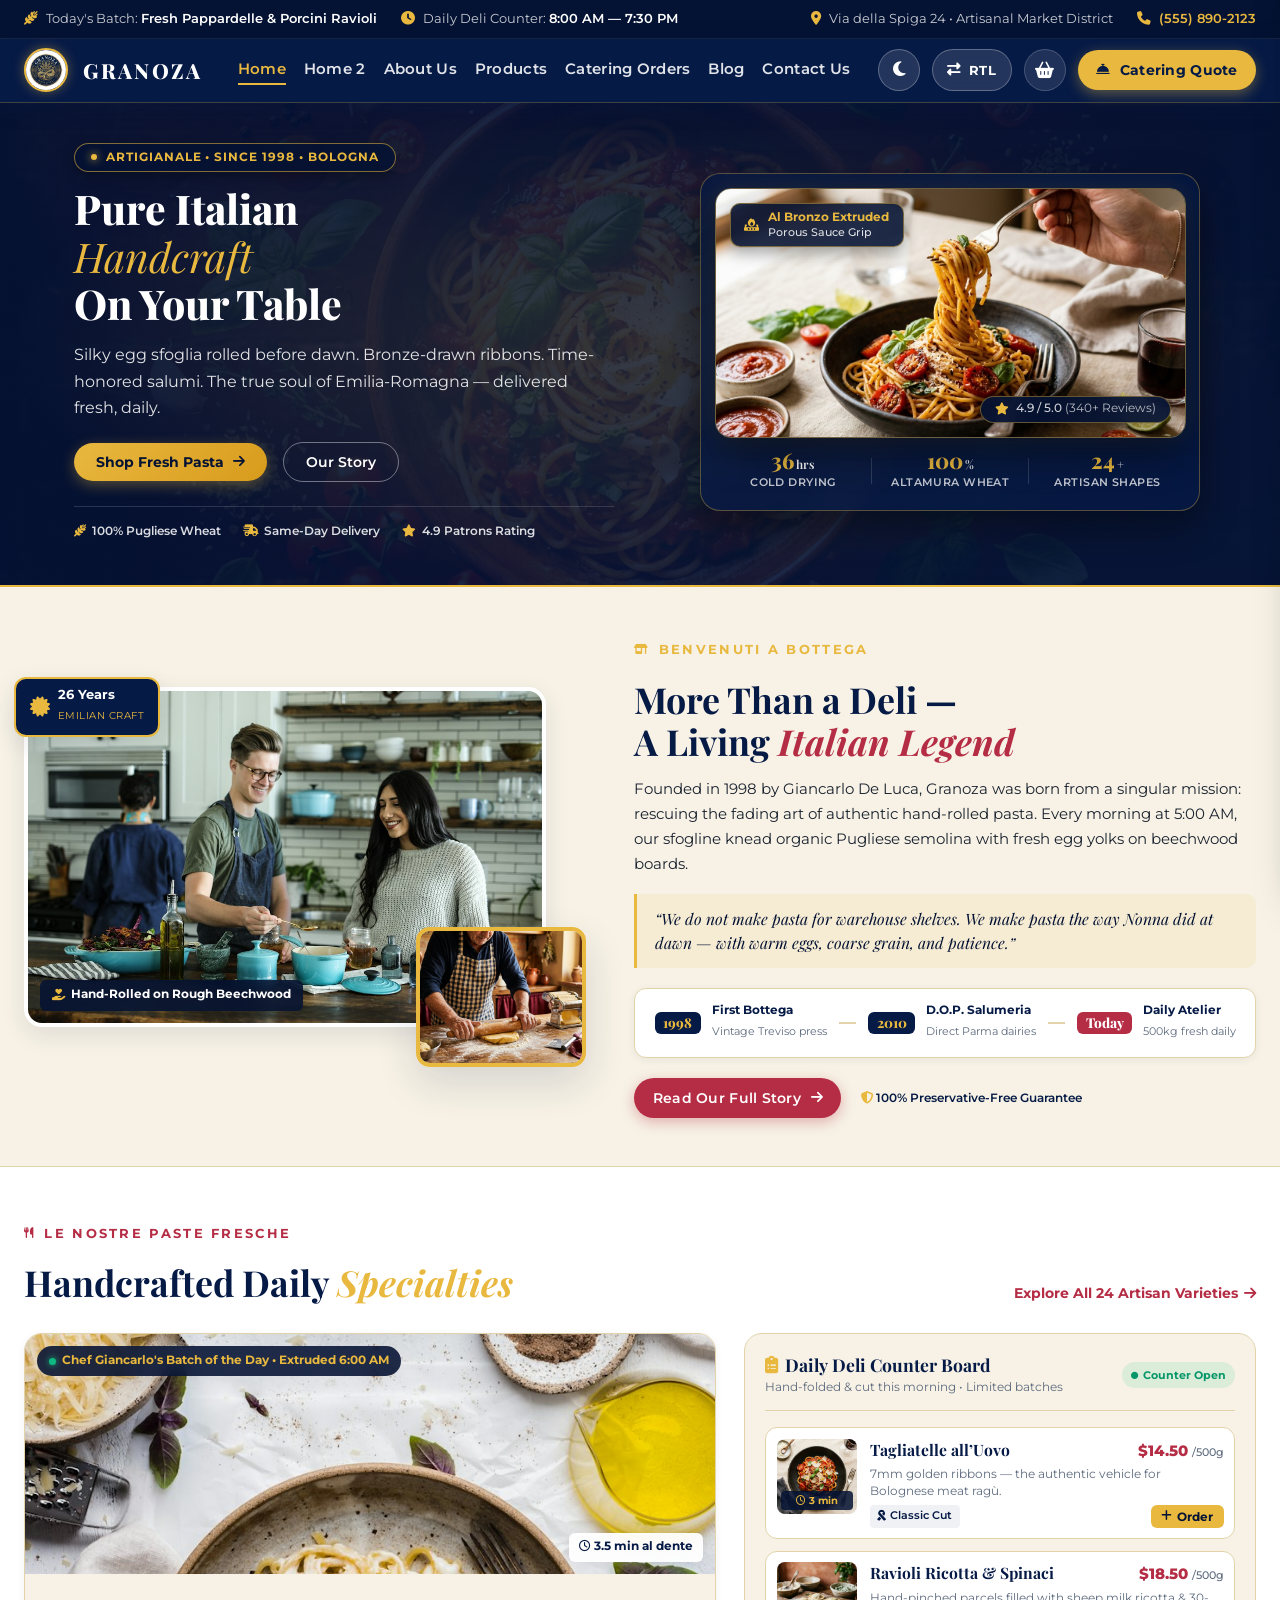
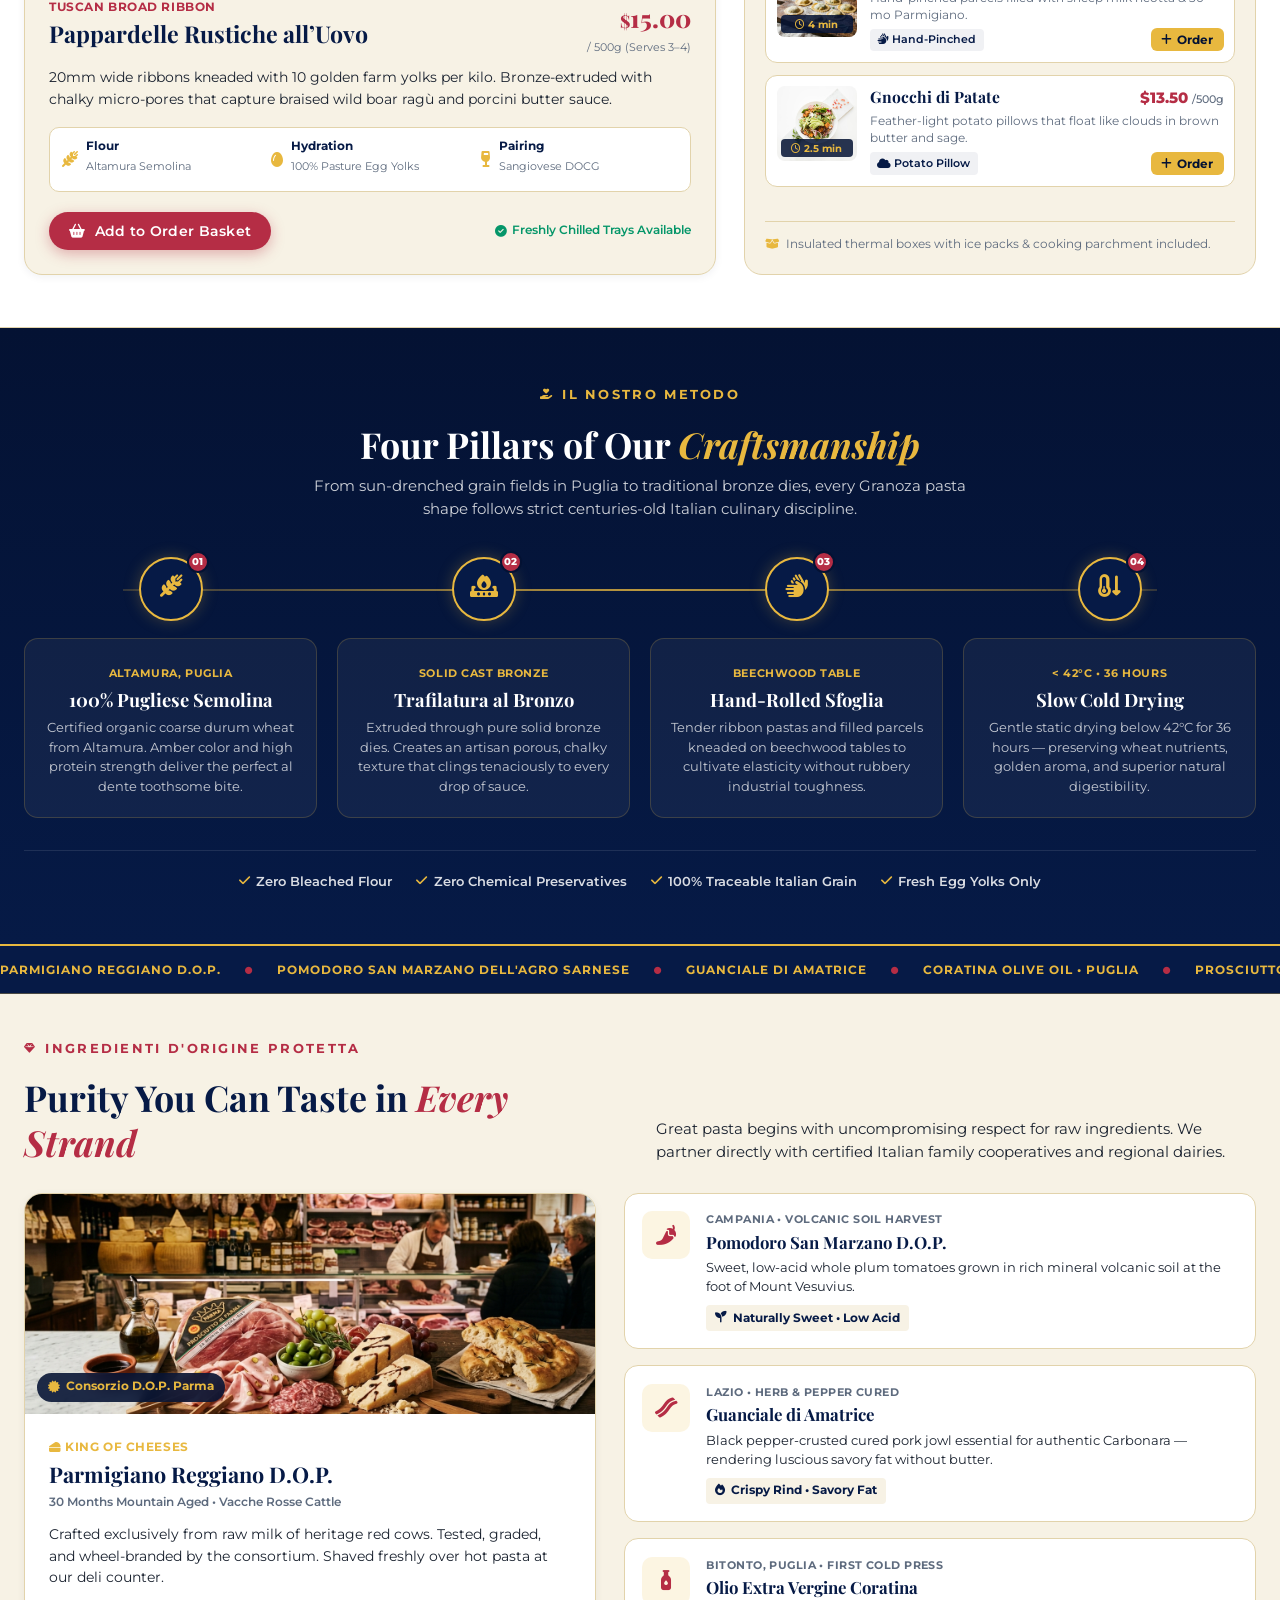
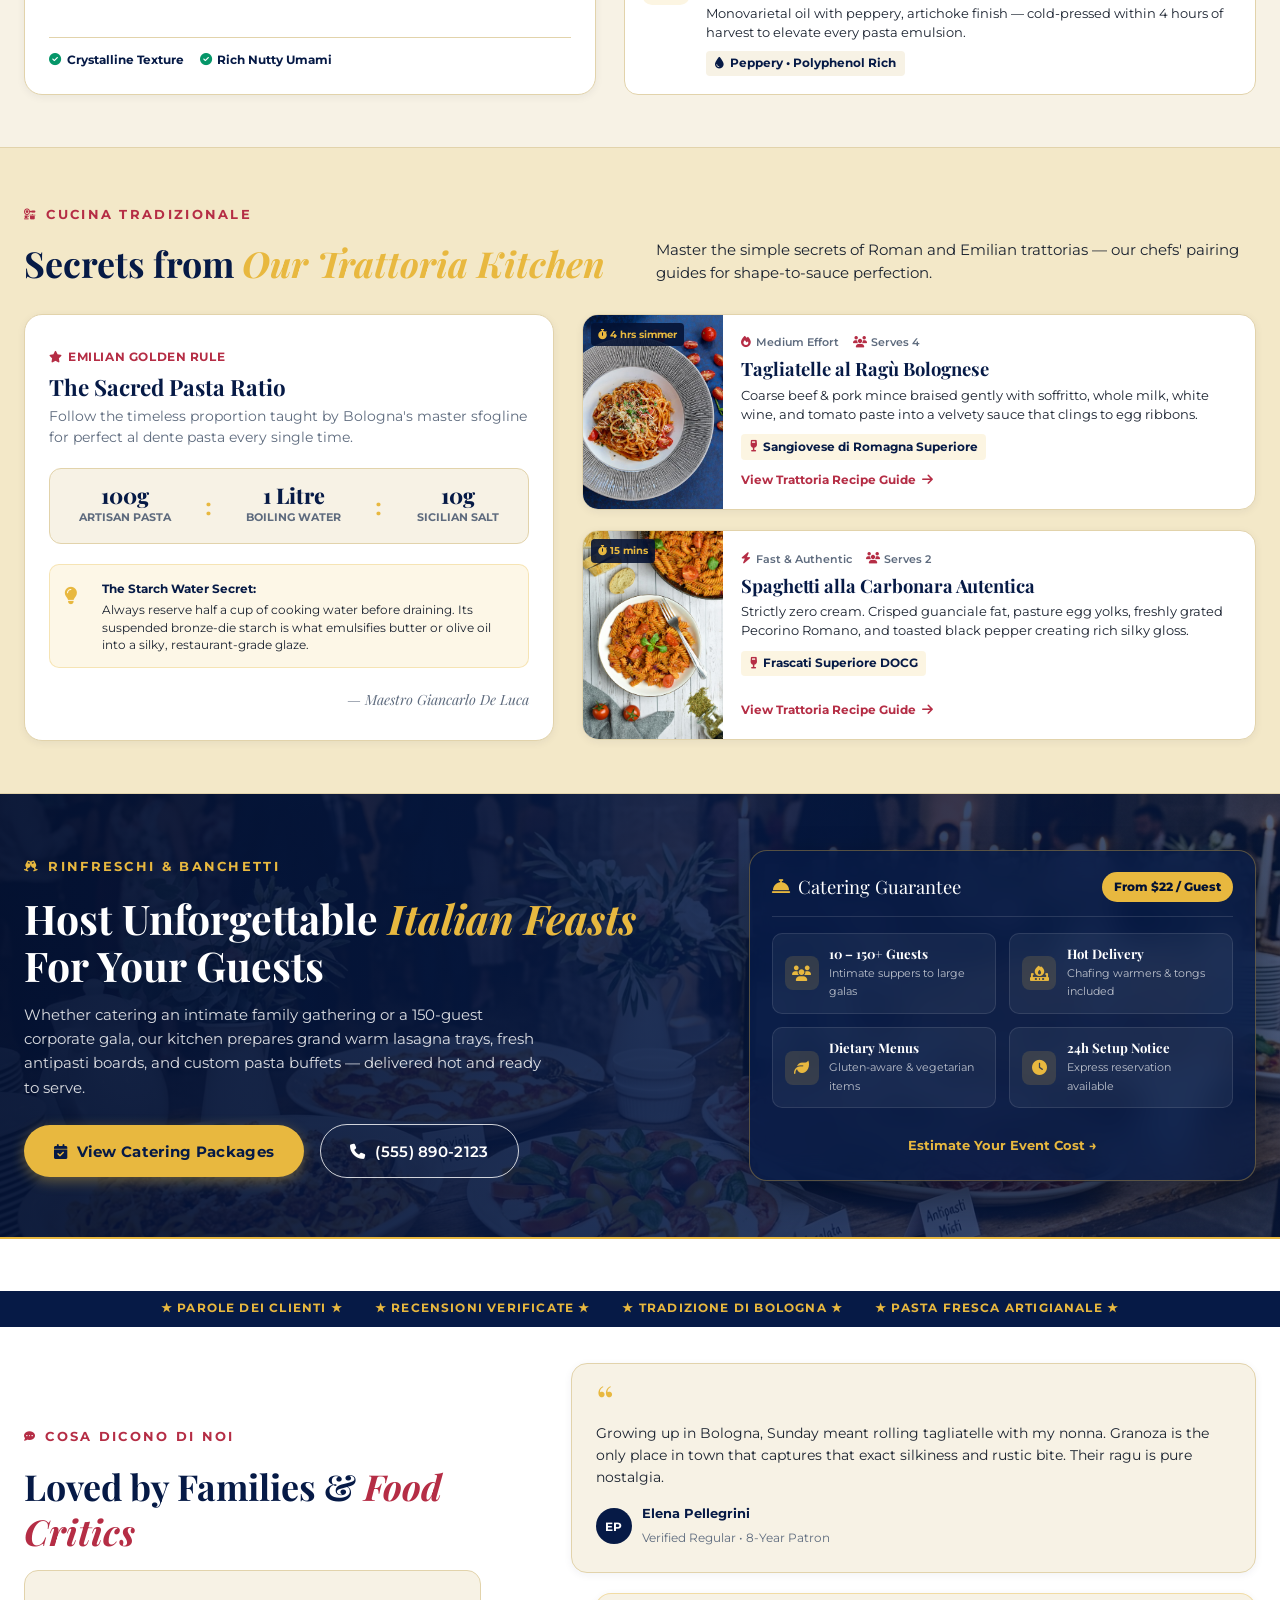
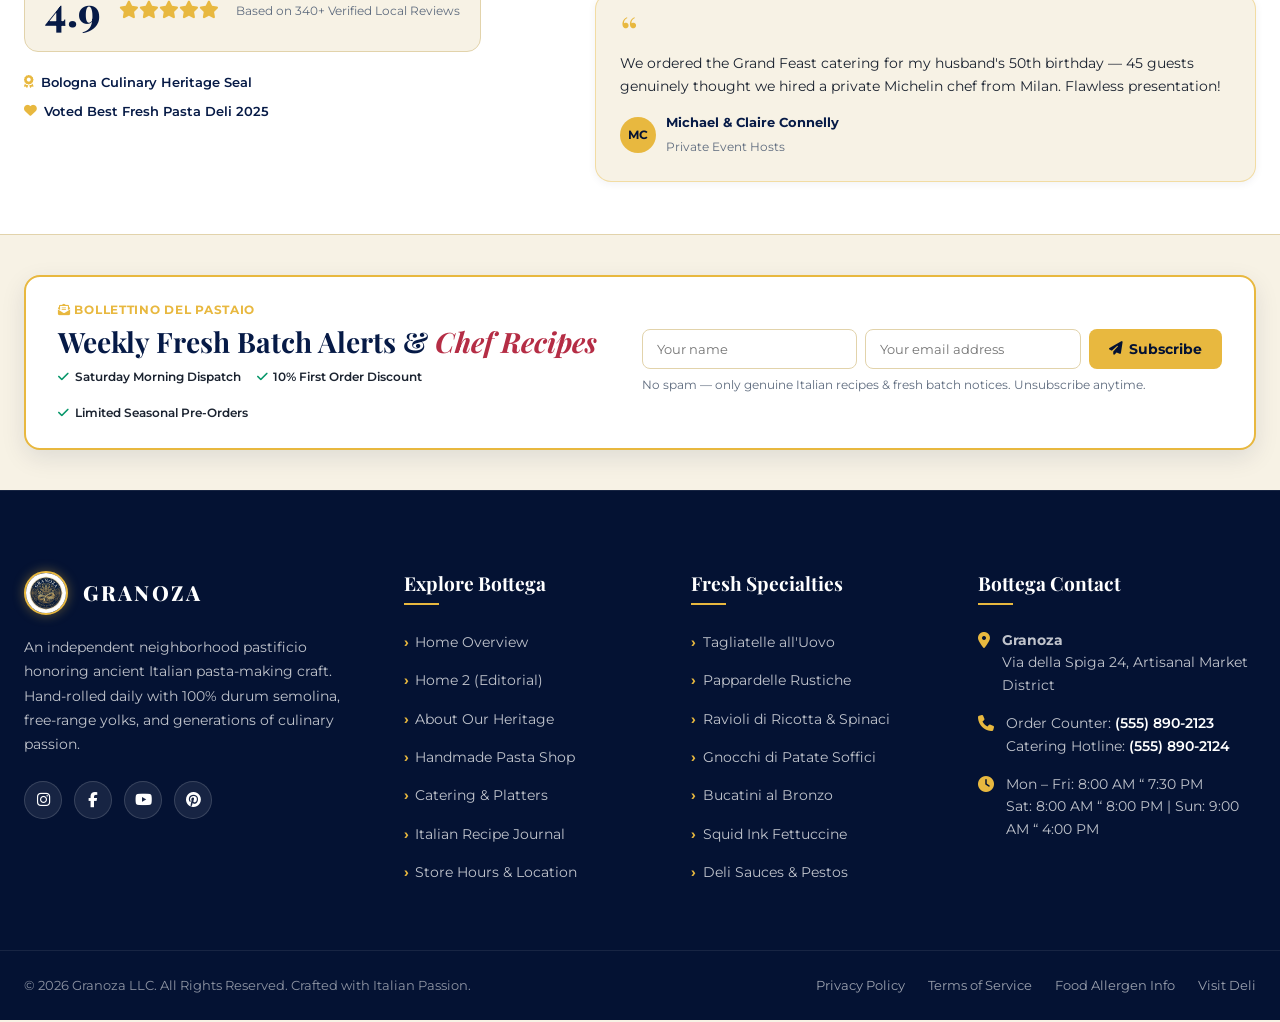
<file: index.html>
﻿<!DOCTYPE html>
<html lang="en">

<head>
  <meta charset="UTF-8">
  <meta name="viewport" content="width=device-width, initial-scale=1.0">
  <meta name="description"
    content="Granoza — Authentic local handmade pasta atelier and traditional Italian deli. Crafted daily with 100% Italian durum wheat, bronze-drawn dies, and generational recipes.">
  <meta name="keywords"
    content="Granoza, handmade pasta, italian deli, fresh tagliatelle, bronze extruded pasta, authentic ravioli, italian salumeria, catering pasta platters">
  <title>Granoza — Local Handmade Pasta & Authentic Italian Deli</title>
  <link rel="icon" type="image/png" href="images/favicon.png">

  <!-- Fonts -->
  <link rel="preconnect" href="https://fonts.googleapis.com">
  <link rel="preconnect" href="https://fonts.gstatic.com" crossorigin>
  <link
    href="https://fonts.googleapis.com/css2?family=Montserrat:ital,wght@0,300;0,400;0,500;0,600;0,700;1,400&family=Playfair+Display:ital,wght@0,400;0,600;0,700;0,800;0,900;1,400;1,600;1,700&display=swap"
    rel="stylesheet">

  <!-- Font Awesome Icons -->
  <link rel="stylesheet" href="https://cdnjs.cloudflare.com/ajax/libs/font-awesome/6.5.1/css/all.min.css">

  <!-- Master Stylesheet -->
  <link rel="stylesheet" href="css/style.css?v=18">
  <link rel="stylesheet" href="css/redesign_sections.css?v=18">
  <!-- Theme & RTL Stylesheet -->
  <link rel="stylesheet" href="css/theme_rtl.css?v=18">

  <!-- Immediate Theme & RTL Init Script (prevents flash) -->
  <script>
    (function () {
      try {
        var theme = localStorage.getItem('granoza_theme');
        if (theme === 'dark' || (!theme && window.matchMedia && window.matchMedia('(prefers-color-scheme: dark)').matches)) {
          document.documentElement.setAttribute('data-theme', 'dark');
        } else {
          document.documentElement.setAttribute('data-theme', 'light');
        }
        var dir = localStorage.getItem('granoza_direction');
        if (dir === 'rtl') {
          document.documentElement.setAttribute('dir', 'rtl');
        } else {
          document.documentElement.setAttribute('dir', 'ltr');
        }
      } catch (e) { }
    })();
  </script>
</head>

<body>

  <!-- Top Announcement Bar -->
  <div class="top-bar">
    <div class="container top-bar-inner">
      <div class="top-bar-left">
        <div class="top-bar-item">
          <i class="fa-solid fa-wheat-awn"></i>
          <span>Today's Batch: <strong>Fresh Pappardelle & Porcini Ravioli</strong></span>
        </div>
        <div class="top-bar-item">
          <i class="fa-solid fa-clock"></i>
          <span>Daily Deli Counter: <strong>8:00 AM — 7:30 PM</strong></span>
        </div>
      </div>
      <div class="top-bar-right">
        <div class="top-bar-item">
          <i class="fa-solid fa-location-dot"></i>
          <span>Via della Spiga 24 &bull; Artisanal Market District</span>
        </div>
        <div class="top-bar-item">
          <i class="fa-solid fa-phone"></i>
          <a href="tel:+15558902123" style="color:var(--golden-yellow); font-weight:600;">(555) 890-2123</a>
        </div>
      </div>
    </div>
  </div>

  <!-- Main Navigation Header -->
  <header class="main-header">
    <div class="container nav-container">
      <a href="index.html" class="brand-logo" aria-label="Granoza Home">
        <div class="brand-logo-icon">
          <img src="images/granoza_logo.jpg" alt="Granoza Logo">
        </div>
        <div class="brand-logo-text">
          <span class="brand-title">GRANOZA</span>
        </div>
      </a>

      <!-- Desktop Navigation Menu -->
      <nav class="nav-menu" aria-label="Primary Navigation">
        <a href="index.html" class="nav-link active">Home</a>
        <a href="home2.html" class="nav-link">Home 2</a>
        <a href="about.html" class="nav-link">About Us</a>
        <a href="products.html" class="nav-link">Products</a>
        <a href="catering.html" class="nav-link">Catering Orders</a>
        <a href="blog.html" class="nav-link">Blog</a>
        <a href="contact.html" class="nav-link">Contact Us</a>
      </nav>

      <!-- Nav Actions (Cart & Hamburger) -->
      <div class="nav-actions">
        <button type="button" class="theme-toggle-btn" id="themeToggleBtn" aria-label="Toggle Dark / Light Theme"
          title="Toggle Theme">
          <i class="fa-solid fa-moon"></i>
        </button>
        <button type="button" class="rtl-toggle-btn" id="rtlToggleBtn" aria-label="Toggle RTL / LTR Layout"
          title="Toggle RTL / LTR">
          <i class="fa-solid fa-right-left"></i>
          <span class="rtl-text">RTL</span>
        </button>
        <button type="button" class="cart-toggle-btn d-none-mobile" aria-label="Open Cart Order Drawer">
          <i class="fa-solid fa-basket-shopping"></i>
          <span class="cart-badge">0</span>
        </button>
        <a href="catering.html" class="btn btn-gold btn-sm d-none-mobile">
          <i class="fa-solid fa-bell-concierge"></i> Catering Quote
        </a>
        <button type="button" class="hamburger-btn" aria-label="Toggle Navigation Drawer">
          <span class="hamburger-line"></span>
          <span class="hamburger-line"></span>
          <span class="hamburger-line"></span>
        </button>
      </div>
    </div>
  </header>

  <!-- Mobile Navigation Overlay & Drawer -->
  <div class="mobile-nav-overlay"></div>
  <aside class="mobile-nav-drawer" aria-label="Mobile Navigation">
    <div class="mobile-nav-header">
      <div class="brand-logo-text">
        <span class="brand-title">GRANOZA</span>
      </div>
      <div class="mobile-nav-controls">
        <button type="button" class="theme-toggle-btn mobile-theme-btn" aria-label="Toggle Dark / Light Theme"
          title="Toggle Theme">
          <i class="fa-solid fa-moon"></i>
        </button>
        <button type="button" class="rtl-toggle-btn mobile-rtl-btn" aria-label="Toggle RTL / LTR Layout"
          title="Toggle RTL / LTR">
          <i class="fa-solid fa-right-left"></i>
          <span class="rtl-text">RTL</span>
        </button>

        <button type="button" class="cart-toggle-btn mobile-cart-btn mobile-cart-trigger"
          aria-label="Open Shopping Cart" title="Open Basket">
          <i class="fa-solid fa-basket-shopping"></i>
          <span class="cart-badge cart-badge-count">0</span>
        </button>
      </div>


      <button type="button" class="mobile-nav-close" aria-label="Close Mobile Nav">&times;</button>
    </div>
    <div class="mobile-nav-links">
      <a href="#" class="mobile-nav-link mobile-cart-trigger" aria-label="Open Shopping Cart">
        <span class="mobile-cart-label-wrap">
          <i class="fa-solid fa-basket-shopping"
            style="color:var(--golden-yellow); margin-right:8px; font-size:1.1rem;"></i>
          <span>Order Basket / Cart</span>
        </span>
        <span class="mobile-cart-badge-pill">
          <strong class="cart-badge-count">0</strong> items
          <i class="fa-solid fa-angle-right" style="margin-left:6px; font-size:0.75rem; opacity:0.75;"></i>
        </span>
      </a>
      <a href="index.html" class="mobile-nav-link active"><span>Home</span> <i class="fa-solid fa-angle-right"></i></a>
      <a href="home2.html" class="mobile-nav-link"><span>Home 2 (Editorial)</span> <i
          class="fa-solid fa-angle-right"></i></a>
      <a href="about.html" class="mobile-nav-link"><span>About Our Story</span> <i
          class="fa-solid fa-angle-right"></i></a>
      <a href="products.html" class="mobile-nav-link"><span>Pasta & Deli Shop</span> <i
          class="fa-solid fa-angle-right"></i></a>
      <a href="catering.html" class="mobile-nav-link"><span>Catering & Platters</span> <i
          class="fa-solid fa-angle-right"></i></a>
      <a href="blog.html" class="mobile-nav-link"><span>Culinary Journal</span> <i
          class="fa-solid fa-angle-right"></i></a>
      <a href="contact.html" class="mobile-nav-link"><span>Contact & Location</span> <i
          class="fa-solid fa-angle-right"></i></a>
    </div>
    <div class="mobile-nav-footer">
      <a href="catering.html" class="btn btn-primary btn-sm" style="width:100%;">
        <i class="fa-solid fa-calendar-check"></i> Book Catering Order
      </a>
      <div class="mobile-deli-info">
        <p><i class="fa-solid fa-shop" style="color:var(--golden-yellow);"></i> Open Mon–Sat 8:00 AM “ 7:30 PM</p>
        <p><i class="fa-solid fa-phone" style="color:var(--golden-yellow);"></i> (555) 890-2123</p>
      </div>
    </div>
  </aside>

  <!-- Cart / Order Drawer -->
  <aside class="cart-drawer" aria-label="Order Cart Basket">
    <div class="cart-drawer-header">
      <h3><i class="fa-solid fa-basket-shopping"></i> Your Pasta Basket</h3>
      <button type="button" class="cart-close-btn" aria-label="Close Cart">&times;</button>
    </div>
    <div class="cart-items-container">
      <!-- Populated via JavaScript -->
    </div>
    <div class="cart-drawer-footer">
      <div class="cart-subtotal-row">
        <span>Order Subtotal:</span>
        <span class="cart-subtotal-amount">$0.00</span>
      </div>
      <p class="cart-note">Freshly made pasta orders are chilled and boxed in insulated thermal sleeves with cooking
        instructions.</p>
      <button type="button" class="btn btn-primary btn-cart-checkout" style="width:100%;">
        <i class="fa-solid fa-circle-check"></i> Proceed to Order Reservation
      </button>
      <button type="button" class="btn btn-outline-navy btn-sm"
        onclick="showToast('Your basket has been saved for local pickup!','info')" style="width:100%;">
        Save For Later
      </button>
    </div>
  </aside>

  <!-- =========================================================================
       SECTION 1: HERO — BALANCED CINEMATIC SPLIT
       ========================================================================= -->
  <section class="hero-home-1" id="hero-section">
    <div class="hero-bg-layers">
      <div class="hero-bg-overlay"></div>
      <img src="images/hero_bowl.jpg" class="hero-bg-img" alt="Granoza Artisanal Pasta"
        onerror="this.src='images/bowl_dish_1.jpg'">
    </div>
    <div class="container hero-cinematic-inner">
      <div class="hero-left-column">
        <div class="hero-tag-line">
          <span class="hero-tag-dot"></span>
          <span>Artigianale &bull; Since 1998 &bull; Bologna</span>
        </div>
        <h1>Pure Italian <br><em class="hero-italic-accent">Handcraft</em><br>On Your Table</h1>
        <p class="hero-desc">Silky egg sfoglia rolled before dawn. Bronze-drawn ribbons. Time-honored salumi. The true
          soul of Emilia-Romagna &mdash; delivered fresh, daily.</p>
        <div class="hero-cta-row">
          <a href="products.html" class="hero-cta-primary">
            <span>Shop Fresh Pasta</span>
            <i class="fa-solid fa-arrow-right"></i>
          </a>
          <a href="about.html" class="hero-cta-ghost">Our Story</a>
        </div>
        <div class="hero-trust-row">
          <div class="htr-item"><i class="fa-solid fa-wheat-awn"></i> 100% Pugliese Wheat</div>
          <div class="htr-item"><i class="fa-solid fa-truck-fast"></i> Same-Day Delivery</div>
          <div class="htr-item"><i class="fa-solid fa-star"></i> 4.9 Patrons Rating</div>
        </div>
      </div>
      <div class="hero-right-column">
        <div class="hero-card-showcase">
          <div class="hero-image-float">
            <img src="images/hero_noodle_lift.jpg" alt="Fresh pasta noodle lift"
              onerror="this.src='images/tagliatelle.jpg'">
            <div class="hero-float-badge">
              <i class="fa-solid fa-fire-burner"></i>
              <span>Al Bronzo Extruded<br><small>Porous Sauce Grip</small></span>
            </div>
            <div class="hero-rating-pill">
              <i class="fa-solid fa-star"></i>
              <span>4.9 / 5.0 <em>(340+ Reviews)</em></span>
            </div>
          </div>
          <div class="hero-stat-tower">
            <div class="hero-stat-block">
              <span class="hsb-number">36<small>hrs</small></span>
              <span class="hsb-label">Cold Drying</span>
            </div>
            <div class="hsb-divider"></div>
            <div class="hero-stat-block">
              <span class="hsb-number">100<small>%</small></span>
              <span class="hsb-label">Altamura Wheat</span>
            </div>
            <div class="hsb-divider"></div>
            <div class="hero-stat-block">
              <span class="hsb-number">24<small>+</small></span>
              <span class="hsb-label">Artisan Shapes</span>
            </div>
          </div>
        </div>
      </div>
    </div>
  </section>

  <!-- =========================================================================
       SECTION 2: STORY — ASYMMETRIC ATELIER MAGAZINE FEATURE
       ========================================================================= -->
  <section class="story-heritage-section">
    <div class="container">
      <div class="shs-grid">
        <!-- Left: Overlapping Photo Collage & Atelier Badge -->
        <div class="shs-media-col">
          <div class="shs-collage-wrap">
            <div class="shs-main-img-card">
              <img src="images/chef_rolling.jpg" alt="Master pastaio rolling golden sfoglia"
                onerror="this.src='images/flour_mound.jpg'">
              <div class="shs-img-caption">
                <i class="fa-solid fa-hand-holding-heart"></i>
                <span>Hand-Rolled on Rough Beechwood</span>
              </div>
            </div>
            <div class="shs-accent-img-card">
              <img src="images/kitchen.jpg" alt="Traditional bronze extrusion atelier"
                onerror="this.src='images/pasta_machine.jpg'">
            </div>
            <div class="shs-heritage-seal">
              <i class="fa-solid fa-certificate"></i>
              <div class="shs-seal-text">
                <strong>26 Years</strong>
                <span>Emilian Craft</span>
              </div>
            </div>
          </div>
        </div>

        <!-- Right: Editorial Narrative & Connected Milestone Ribbon -->
        <div class="shs-text-col">
          <span class="eyebrow eyebrow-gold"><i class="fa-solid fa-shop"></i> Benvenuti a Bottega</span>
          <h2>More Than a Deli &mdash;<br>A Living <em>Italian Legend</em></h2>
          <p class="shs-lead-p">
            Founded in 1998 by Giancarlo De Luca, Granoza was born from a singular mission: rescuing the fading art of
            authentic hand-rolled pasta. Every morning at 5:00 AM, our sfogline knead organic Pugliese semolina with
            fresh egg yolks on beechwood boards.
          </p>
          <div class="shs-pull-quote">
            <div class="shs-quote-line"></div>
            <p>&ldquo;We do not make pasta for warehouse shelves. We make pasta the way Nonna did at dawn &mdash; with
              warm eggs, coarse grain, and patience.&rdquo;</p>
          </div>

          <!-- Connected Milestone Track (Horizontal Ribbon) -->
          <div class="shs-timeline-track">
            <div class="shs-step">
              <div class="shs-step-node">1998</div>
              <div class="shs-step-info">
                <strong>First Bottega</strong>
                <span>Vintage Treviso press</span>
              </div>
            </div>
            <div class="shs-step-line"></div>
            <div class="shs-step">
              <div class="shs-step-node">2010</div>
              <div class="shs-step-info">
                <strong>D.O.P. Salumeria</strong>
                <span>Direct Parma dairies</span>
              </div>
            </div>
            <div class="shs-step-line"></div>
            <div class="shs-step">
              <div class="shs-step-node shs-node-active">Today</div>
              <div class="shs-step-info">
                <strong>Daily Atelier</strong>
                <span>500kg fresh daily</span>
              </div>
            </div>
          </div>

          <div class="shs-action-row">
            <a href="about.html" class="btn btn-primary btn-sm">
              <span>Read Our Full Story</span>
              <i class="fa-solid fa-arrow-right"></i>
            </a>
            <span class="shs-note"><i class="fa-solid fa-shield-halved" style="color:var(--golden-yellow);"></i> 100%
              Preservative-Free Guarantee</span>
          </div>
        </div>
      </div>
    </div>
  </section>

  <!-- =========================================================================
       SECTION 3: PASTA — FEATURED MAESTRO CUT + THE DAILY ARTISAN BOARD
       ========================================================================= -->
  <section class="pasta-spotlight-section">
    <div class="container">
      <div class="pss-header-row">
        <div>
          <span class="eyebrow"><i class="fa-solid fa-utensils"></i> Le Nostre Paste Fresche</span>
          <h2>Handcrafted Daily <em>Specialties</em></h2>
        </div>
        <a href="products.html" class="pss-all-link">
          <span>Explore All 24 Artisan Varieties</span>
          <i class="fa-solid fa-arrow-right"></i>
        </a>
      </div>

      <div class="pss-main-grid">
        <!-- Left: Featured Spotlight Showcase (Large Masterpiece Card) -->
        <article class="pss-feature-hero" data-id="pappardelle-toscane">
          <div class="pfh-media">
            <img src="images/prod_pappardelle.jpg" alt="Pappardelle Rustiche all'Uovo"
              onerror="this.src='images/bowl_dish_2.jpg'">
            <div class="pfh-badge-top">
              <span class="pfh-batch-dot"></span>
              <span>Chef Giancarlo's Batch of the Day &bull; Extruded 6:00 AM</span>
            </div>
            <span class="pfh-cooktime-pill"><i class="fa-regular fa-clock"></i> 3.5 min al dente</span>
          </div>
          <div class="pfh-content">
            <div class="pfh-title-row">
              <div>
                <span class="pfh-category-tag">Tuscan Broad Ribbon</span>
                <h3>Pappardelle Rustiche all&rsquo;Uovo</h3>
              </div>
              <div class="pfh-price-badge">
                <span class="pfh-currency">$</span><span class="pfh-val">15.00</span>
                <small>/ 500g (Serves 3&ndash;4)</small>
              </div>
            </div>
            <p class="pfh-desc">
              20mm wide ribbons kneaded with 10 golden farm yolks per kilo. Bronze-extruded with chalky micro-pores that
              capture braised wild boar ragù and porcini butter sauce.
            </p>
            <div class="pfh-specs-grid">
              <div class="pfh-spec-item">
                <i class="fa-solid fa-wheat-awn"></i>
                <div><strong>Flour</strong><span>Altamura Semolina</span></div>
              </div>
              <div class="pfh-spec-item">
                <i class="fa-solid fa-egg"></i>
                <div><strong>Hydration</strong><span>100% Pasture Egg Yolks</span></div>
              </div>
              <div class="pfh-spec-item">
                <i class="fa-solid fa-wine-glass"></i>
                <div><strong>Pairing</strong><span>Sangiovese DOCG</span></div>
              </div>
            </div>
            <div class="pfh-actions">
              <button type="button" class="btn btn-primary btn-add-pasta pfh-order-btn" data-id="pappardelle-toscane">
                <i class="fa-solid fa-basket-shopping"></i> Add to Order Basket
              </button>
              <span class="pfh-stock-status"><i class="fa-solid fa-check-circle"></i> Freshly Chilled Trays
                Available</span>
            </div>
          </div>
        </article>

        <!-- Right: The Daily Artisan Board (Sleek Counter Menu) -->
        <div class="pss-daily-board">
          <div class="pdb-board-header">
            <div>
              <h4><i class="fa-solid fa-clipboard-list" style="color:var(--golden-yellow);"></i> Daily Deli Counter
                Board</h4>
              <span class="pdb-subtitle">Hand-folded &amp; cut this morning &bull; Limited batches</span>
            </div>
            <span class="pdb-live-badge"><i class="fa-solid fa-circle"></i> Counter Open</span>
          </div>

          <div class="pdb-items-list">
            <!-- Cut 1: Tagliatelle -->
            <div class="pdb-item" data-id="tagliatelle-classiche">
              <div class="pdb-item-thumb">
                <img src="images/bowl_dish_1.jpg" alt="Tagliatelle all'Uovo"
                  onerror="this.src='images/tagliatelle.jpg'">
                <span class="pdb-cook"><i class="fa-regular fa-clock"></i> 3 min</span>
              </div>
              <div class="pdb-item-info">
                <div class="pdb-item-top">
                  <h5>Tagliatelle all&rsquo;Uovo</h5>
                  <span class="pdb-item-price">$14.50 <small>/500g</small></span>
                </div>
                <p>7mm golden ribbons &mdash; the authentic vehicle for Bolognese meat ragù.</p>
                <div class="pdb-item-action">
                  <span class="pdb-item-tag"><i class="fa-solid fa-ribbon"></i> Classic Cut</span>
                  <button type="button" class="pdb-add-btn btn-add-pasta" data-id="tagliatelle-classiche"
                    aria-label="Add Tagliatelle">
                    <i class="fa-solid fa-plus"></i> Order
                  </button>
                </div>
              </div>
            </div>

            <!-- Cut 2: Ravioli Ricotta & Spinaci -->
            <div class="pdb-item" data-id="ravioli-ricotta">
              <div class="pdb-item-thumb">
                <img src="images/ravioli.jpg" alt="Ravioli Ricotta & Spinaci"
                  onerror="this.src='images/prod_ravioli.jpg'">
                <span class="pdb-cook"><i class="fa-regular fa-clock"></i> 4 min</span>
              </div>
              <div class="pdb-item-info">
                <div class="pdb-item-top">
                  <h5>Ravioli Ricotta &amp; Spinaci</h5>
                  <span class="pdb-item-price">$18.50 <small>/500g</small></span>
                </div>
                <p>Hand-pinched parcels filled with sheep milk ricotta &amp; 30-mo Parmigiano.</p>
                <div class="pdb-item-action">
                  <span class="pdb-item-tag"><i class="fa-solid fa-hands"></i> Hand-Pinched</span>
                  <button type="button" class="pdb-add-btn btn-add-pasta" data-id="ravioli-ricotta"
                    aria-label="Add Ravioli">
                    <i class="fa-solid fa-plus"></i> Order
                  </button>
                </div>
              </div>
            </div>

            <!-- Cut 3: Gnocchi di Patate -->
            <div class="pdb-item" data-id="gnocchi-patate">
              <div class="pdb-item-thumb">
                <img src="images/prod_gnocchi.jpg" alt="Gnocchi di Patate"
                  onerror="this.src='images/prod_tortelloni.jpg'">
                <span class="pdb-cook"><i class="fa-regular fa-clock"></i> 2.5 min</span>
              </div>
              <div class="pdb-item-info">
                <div class="pdb-item-top">
                  <h5>Gnocchi di Patate</h5>
                  <span class="pdb-item-price">$13.50 <small>/500g</small></span>
                </div>
                <p>Feather-light potato pillows that float like clouds in brown butter and sage.</p>
                <div class="pdb-item-action">
                  <span class="pdb-item-tag"><i class="fa-solid fa-cloud"></i> Potato Pillow</span>
                  <button type="button" class="pdb-add-btn btn-add-pasta" data-id="gnocchi-patate"
                    aria-label="Add Gnocchi">
                    <i class="fa-solid fa-plus"></i> Order
                  </button>
                </div>
              </div>
            </div>
          </div>

          <div class="pdb-board-footer">
            <div class="pdb-footer-note">
              <i class="fa-solid fa-box-open" style="color:var(--golden-yellow);"></i>
              <span>Insulated thermal boxes with ice packs &amp; cooking parchment included.</span>
            </div>
          </div>
        </div>
      </div>
    </div>
  </section>

  <!-- =========================================================================
       SECTION 4: CRAFTSMANSHIP — CONNECTED HORIZONTAL PROCESS TRACK
       ========================================================================= -->
  <section class="craft-rail-section">
    <div class="container">
      <div class="crs-header">
        <span class="eyebrow eyebrow-gold"><i class="fa-solid fa-hand-holding-heart"></i> Il Nostro Metodo</span>
        <h2>Four Pillars of Our <em>Craftsmanship</em></h2>
        <p class="crs-subtitle">From sun-drenched grain fields in Puglia to traditional bronze dies, every Granoza pasta
          shape follows strict centuries-old Italian culinary discipline.</p>
      </div>

      <!-- Horizontal Continuous Progress Railway -->
      <div class="crs-rail-wrapper">
        <div class="crs-rail-line"></div>
        <div class="crs-steps-grid">
          <!-- Step 1 -->
          <div class="crs-step-card">
            <div class="crs-node">
              <span class="crs-step-num">01</span>
              <div class="crs-node-icon"><i class="fa-solid fa-wheat-awn"></i></div>
            </div>
            <div class="crs-card-inner">
              <span class="crs-tag">Altamura, Puglia</span>
              <h3>100% Pugliese Semolina</h3>
              <p>Certified organic coarse durum wheat from Altamura. Amber color and high protein strength deliver the
                perfect al dente toothsome bite.</p>
            </div>
          </div>

          <!-- Step 2 -->
          <div class="crs-step-card">
            <div class="crs-node">
              <span class="crs-step-num">02</span>
              <div class="crs-node-icon"><i class="fa-solid fa-fire-burner"></i></div>
            </div>
            <div class="crs-card-inner">
              <span class="crs-tag">Solid Cast Bronze</span>
              <h3>Trafilatura al Bronzo</h3>
              <p>Extruded through pure solid bronze dies. Creates an artisan porous, chalky texture that clings
                tenaciously to every drop of sauce.</p>
            </div>
          </div>

          <!-- Step 3 -->
          <div class="crs-step-card">
            <div class="crs-node">
              <span class="crs-step-num">03</span>
              <div class="crs-node-icon"><i class="fa-solid fa-hands"></i></div>
            </div>
            <div class="crs-card-inner">
              <span class="crs-tag">Beechwood Table</span>
              <h3>Hand-Rolled Sfoglia</h3>
              <p>Tender ribbon pastas and filled parcels kneaded on beechwood tables to cultivate elasticity without
                rubbery industrial toughness.</p>
            </div>
          </div>

          <!-- Step 4 -->
          <div class="crs-step-card">
            <div class="crs-node">
              <span class="crs-step-num">04</span>
              <div class="crs-node-icon"><i class="fa-solid fa-temperature-arrow-down"></i></div>
            </div>
            <div class="crs-card-inner">
              <span class="crs-tag">&lt; 42&deg;C &bull; 36 Hours</span>
              <h3>Slow Cold Drying</h3>
              <p>Gentle static drying below 42&deg;C for 36 hours &mdash; preserving wheat nutrients, golden aroma, and
                superior natural digestibility.</p>
            </div>
          </div>
        </div>
      </div>

      <div class="crs-bottom-bar">
        <div class="crs-guarantee-item"><i class="fa-solid fa-check"></i> Zero Bleached Flour</div>
        <div class="crs-guarantee-item"><i class="fa-solid fa-check"></i> Zero Chemical Preservatives</div>
        <div class="crs-guarantee-item"><i class="fa-solid fa-check"></i> 100% Traceable Italian Grain</div>
        <div class="crs-guarantee-item"><i class="fa-solid fa-check"></i> Fresh Egg Yolks Only</div>
      </div>
    </div>
  </section>

  <!-- =========================================================================
       SECTION 5: INGREDIENTS — MARQUEE + SENSORY INGREDIENT MOSAIC
       ========================================================================= -->
  <section class="dop-pantry-section">
    <!-- Animated Continuous Marquee -->
    <div class="dps-marquee-track">
      <div class="dps-marquee-inner">
        <span>Parmigiano Reggiano D.O.P.</span><i class="fa-solid fa-circle"></i>
        <span>Pomodoro San Marzano dell'Agro Sarnese</span><i class="fa-solid fa-circle"></i>
        <span>Guanciale di Amatrice</span><i class="fa-solid fa-circle"></i>
        <span>Coratina Olive Oil &bull; Puglia</span><i class="fa-solid fa-circle"></i>
        <span>Prosciutto di Parma 24-Mesi</span><i class="fa-solid fa-circle"></i>
        <span>Altamura Durum Wheat</span><i class="fa-solid fa-circle"></i>
        <span>Parmigiano Reggiano D.O.P.</span><i class="fa-solid fa-circle"></i>
        <span>Pomodoro San Marzano dell'Agro Sarnese</span><i class="fa-solid fa-circle"></i>
        <span>Guanciale di Amatrice</span><i class="fa-solid fa-circle"></i>
        <span>Coratina Olive Oil &bull; Puglia</span><i class="fa-solid fa-circle"></i>
        <span>Prosciutto di Parma 24-Mesi</span><i class="fa-solid fa-circle"></i>
        <span>Altamura Durum Wheat</span><i class="fa-solid fa-circle"></i>
      </div>
    </div>

    <div class="container dps-body">
      <div class="dps-header-row">
        <div>
          <span class="eyebrow"><i class="fa-solid fa-gem"></i> Ingredienti D'Origine Protetta</span>
          <h2>Purity You Can Taste in <em>Every Strand</em></h2>
        </div>
        <p>Great pasta begins with uncompromising respect for raw ingredients. We partner directly with certified
          Italian family cooperatives and regional dairies.</p>
      </div>

      <!-- Asymmetric Sensory Mosaic (Hero Ingredient + 3 Compact Cards) -->
      <div class="dps-mosaic-grid">
        <!-- Hero Ingredient Card -->
        <div class="dps-hero-ing-card">
          <div class="dps-hic-media">
            <img src="images/deli_charcuterie.jpg" alt="Parmigiano Reggiano D.O.P. and Italian cold cuts"
              onerror="this.src='images/italian_dining.jpg'">
            <span class="dps-origin-pill"><i class="fa-solid fa-certificate"></i> Consorzio D.O.P. Parma</span>
          </div>
          <div class="dps-hic-body">
            <div class="dps-hic-tag"><i class="fa-solid fa-cheese"></i> King of Cheeses</div>
            <h3>Parmigiano Reggiano D.O.P.</h3>
            <span class="dps-hic-meta">30 Months Mountain Aged &bull; Vacche Rosse Cattle</span>
            <p>Crafted exclusively from raw milk of heritage red cows. Tested, graded, and wheel-branded by the
              consortium. Shaved freshly over hot pasta at our deli counter.</p>
            <div class="dps-hic-profile">
              <span><i class="fa-solid fa-circle-check"></i> Crystalline Texture</span>
              <span><i class="fa-solid fa-circle-check"></i> Rich Nutty Umami</span>
            </div>
          </div>
        </div>

        <!-- 3 Side Ingredient Cards -->
        <div class="dps-side-grid">
          <!-- Card 1 -->
          <div class="dps-compact-card">
            <div class="dps-cc-icon"><i class="fa-solid fa-pepper-hot"></i></div>
            <div class="dps-cc-content">
              <span class="dps-cc-loc">Campania &bull; Volcanic Soil Harvest</span>
              <h4>Pomodoro San Marzano D.O.P.</h4>
              <p>Sweet, low-acid whole plum tomatoes grown in rich mineral volcanic soil at the foot of Mount Vesuvius.
              </p>
              <div class="dps-flavor-tag"><i class="fa-solid fa-seedling"></i> Naturally Sweet &bull; Low Acid</div>
            </div>
          </div>

          <!-- Card 2 -->
          <div class="dps-compact-card">
            <div class="dps-cc-icon"><i class="fa-solid fa-bacon"></i></div>
            <div class="dps-cc-content">
              <span class="dps-cc-loc">Lazio &bull; Herb &amp; Pepper Cured</span>
              <h4>Guanciale di Amatrice</h4>
              <p>Black pepper-crusted cured pork jowl essential for authentic Carbonara &mdash; rendering luscious
                savory fat without butter.</p>
              <div class="dps-flavor-tag"><i class="fa-solid fa-fire"></i> Crispy Rind &bull; Savory Fat</div>
            </div>
          </div>

          <!-- Card 3 -->
          <div class="dps-compact-card">
            <div class="dps-cc-icon"><i class="fa-solid fa-bottle-droplet"></i></div>
            <div class="dps-cc-content">
              <span class="dps-cc-loc">Bitonto, Puglia &bull; First Cold Press</span>
              <h4>Olio Extra Vergine Coratina</h4>
              <p>Monovarietal oil with peppery, artichoke finish &mdash; cold-pressed within 4 hours of harvest to
                elevate every pasta emulsion.</p>
              <div class="dps-flavor-tag"><i class="fa-solid fa-droplet"></i> Peppery &bull; Polyphenol Rich</div>
            </div>
          </div>
        </div>
      </div>
    </div>
  </section>

  <!-- =========================================================================
       SECTION 6: RECIPES — THE SACRED COOKING RATIO + 2 TRATTORIA PAIRINGS
       ========================================================================= -->
  <section class="culinary-guide-section">
    <div class="container">
      <div class="cgs-header-row">
        <div>
          <span class="eyebrow"><i class="fa-solid fa-kitchen-set"></i> Cucina Tradizionale</span>
          <h2>Secrets from <em>Our Trattoria Kitchen</em></h2>
        </div>
        <p>Master the simple secrets of Roman and Emilian trattorias &mdash; our chefs' pairing guides for
          shape-to-sauce perfection.</p>
      </div>

      <div class="cgs-content-grid">
        <!-- Left: The Golden Formula Workshop Card -->
        <div class="cgs-formula-card">
          <div class="cgs-formula-header">
            <span class="cgs-formula-badge"><i class="fa-solid fa-star"></i> Emilian Golden Rule</span>
            <h3>The Sacred Pasta Ratio</h3>
            <p>Follow the timeless proportion taught by Bologna's master sfogline for perfect al dente pasta every
              single time.</p>
          </div>
          <div class="cgs-ratio-steps">
            <div class="cgs-ratio-step">
              <span class="crs-metric">100g</span>
              <span class="crs-label">Artisan Pasta</span>
            </div>
            <div class="cgs-ratio-divider">:</div>
            <div class="cgs-ratio-step">
              <span class="crs-metric">1 Litre</span>
              <span class="crs-label">Boiling Water</span>
            </div>
            <div class="cgs-ratio-divider">:</div>
            <div class="cgs-ratio-step">
              <span class="crs-metric">10g</span>
              <span class="crs-label">Sicilian Salt</span>
            </div>
          </div>
          <div class="cgs-formula-secret">
            <div class="cfs-secret-icon"><i class="fa-solid fa-lightbulb"></i></div>
            <div class="cfs-secret-text">
              <strong>The Starch Water Secret:</strong>
              <p>Always reserve half a cup of cooking water before draining. Its suspended bronze-die starch is what
                emulsifies butter or olive oil into a silky, restaurant-grade glaze.</p>
            </div>
          </div>
          <div class="cgs-formula-footer">
            <span>&mdash; Maestro Giancarlo De Luca</span>
          </div>
        </div>

        <!-- Right: 2 Signature Culinary Pairings -->
        <div class="cgs-pairings-col">
          <!-- Dish 1 -->
          <article class="cgs-dish-card">
            <div class="cdc-media">
              <img src="images/recipe_bolognese.jpg" alt="Tagliatelle al Ragù Bolognese"
                onerror="this.src='images/bowl_dish_1.jpg'">
              <span class="cdc-time-tag"><i class="fa-solid fa-stopwatch"></i> 4 hrs simmer</span>
            </div>
            <div class="cdc-body">
              <div class="cdc-meta-row">
                <span class="cdc-diff"><i class="fa-solid fa-fire"></i> Medium Effort</span>
                <span class="cdc-serves"><i class="fa-solid fa-users"></i> Serves 4</span>
              </div>
              <h4>Tagliatelle al Rag&ugrave; Bolognese</h4>
              <p>Coarse beef &amp; pork mince braised gently with soffritto, whole milk, white wine, and tomato paste
                into a velvety sauce that clings to egg ribbons.</p>
              <div class="cdc-pairing-chip"><i class="fa-solid fa-wine-glass"></i> Sangiovese di Romagna Superiore</div>
              <a href="blog.html" class="cdc-link">View Trattoria Recipe Guide <i
                  class="fa-solid fa-arrow-right"></i></a>
            </div>
          </article>

          <!-- Dish 2 -->
          <article class="cgs-dish-card">
            <div class="cdc-media">
              <img src="images/recipe_carbonara.jpg" alt="Spaghetti alla Carbonara"
                onerror="this.src='images/bowl_dish_3.jpg'">
              <span class="cdc-time-tag"><i class="fa-solid fa-stopwatch"></i> 15 mins</span>
            </div>
            <div class="cdc-body">
              <div class="cdc-meta-row">
                <span class="cdc-diff"><i class="fa-solid fa-bolt"></i> Fast &amp; Authentic</span>
                <span class="cdc-serves"><i class="fa-solid fa-users"></i> Serves 2</span>
              </div>
              <h4>Spaghetti alla Carbonara Autentica</h4>
              <p>Strictly zero cream. Crisped guanciale fat, pasture egg yolks, freshly grated Pecorino Romano, and
                toasted black pepper creating rich silky gloss.</p>
              <div class="cdc-pairing-chip"><i class="fa-solid fa-wine-glass"></i> Frascati Superiore DOCG</div>
              <a href="blog.html" class="cdc-link">View Trattoria Recipe Guide <i
                  class="fa-solid fa-arrow-right"></i></a>
            </div>
          </article>
        </div>
      </div>
    </div>
  </section>

  <!-- =========================================================================
       SECTION 7: CATERING — PANORAMIC FULL-BLEED HOSPITALITY BAR
       ========================================================================= -->
  <section class="catering-banner-section">
    <div class="cbs-bg-image">
      <img src="images/catering_spread.jpg" alt="Italian catering feast spread" onerror="this.src='images/kitchen.jpg'">
      <div class="cbs-bg-gradient"></div>
    </div>
    <div class="container cbs-content-wrap">
      <div class="cbs-main-content">
        <span class="eyebrow eyebrow-gold"><i class="fa-solid fa-champagne-glasses"></i> Rinfreschi &amp;
          Banchetti</span>
        <h2>Host Unforgettable <em>Italian Feasts</em> For Your Guests</h2>
        <p>Whether catering an intimate family gathering or a 150-guest corporate gala, our kitchen prepares grand warm
          lasagna trays, fresh antipasti boards, and custom pasta buffets &mdash; delivered hot and ready to serve.</p>
        <div class="cbs-cta-row">
          <a href="catering.html" class="btn btn-gold"><i class="fa-solid fa-calendar-check"></i> View Catering
            Packages</a>
          <a href="contact.html" class="btn btn-outline-white"><i class="fa-solid fa-phone"></i> (555) 890-2123</a>
        </div>
      </div>

      <div class="cbs-feature-box">
        <div class="cbs-box-header">
          <div class="cbs-box-title">
            <i class="fa-solid fa-bell-concierge"></i>
            <span>Catering Guarantee</span>
          </div>
          <span class="cbs-rate-badge">From $22 / Guest</span>
        </div>
        <div class="cbs-feature-grid">
          <div class="cbs-card">
            <div class="cbs-card-icon"><i class="fa-solid fa-users"></i></div>
            <div>
              <h4>10 &ndash; 150+ Guests</h4>
              <p>Intimate suppers to large galas</p>
            </div>
          </div>
          <div class="cbs-card">
            <div class="cbs-card-icon"><i class="fa-solid fa-fire-burner"></i></div>
            <div>
              <h4>Hot Delivery</h4>
              <p>Chafing warmers &amp; tongs included</p>
            </div>
          </div>
          <div class="cbs-card">
            <div class="cbs-card-icon"><i class="fa-solid fa-leaf"></i></div>
            <div>
              <h4>Dietary Menus</h4>
              <p>Gluten-aware &amp; vegetarian items</p>
            </div>
          </div>
          <div class="cbs-card">
            <div class="cbs-card-icon"><i class="fa-solid fa-clock"></i></div>
            <div>
              <h4>24h Setup Notice</h4>
              <p>Express reservation available</p>
            </div>
          </div>
        </div>
        <div class="cbs-box-footer">
          <a href="catering.html" class="cbs-box-link">Estimate Your Event Cost &rarr;</a>
        </div>
      </div>
    </div>
  </section>

  <!-- =========================================================================
       SECTION 8: TESTIMONIALS — PRESTIGE AUTHORITY & STAGGERED REVIEWS
       ========================================================================= -->
  <section class="testimonials-prestige-section">
    <div class="tps-ribbon-bar">
      <span>&#9733; PAROLE DEI CLIENTI &#9733;</span>
      <span>&#9733; RECENSIONI VERIFICATE &#9733;</span>
      <span>&#9733; TRADIZIONE DI BOLOGNA &#9733;</span>
      <span>&#9733; PASTA FRESCA ARTIGIANALE &#9733;</span>
    </div>
    <div class="container tps-container">
      <div class="tps-grid">
        <!-- Left: Authority Rating Pillar -->
        <div class="tps-trust-col">
          <span class="eyebrow"><i class="fa-solid fa-comment-dots"></i> Cosa Dicono Di Noi</span>
          <h2>Loved by Families &amp; <em>Food Critics</em></h2>
          <div class="tps-score-card">
            <div class="tps-big-num">4.9</div>
            <div class="tps-score-stars">
              <i class="fa-solid fa-star"></i><i class="fa-solid fa-star"></i><i class="fa-solid fa-star"></i><i
                class="fa-solid fa-star"></i><i class="fa-solid fa-star"></i>
            </div>
            <span class="tps-reviews-count">Based on 340+ Verified Local Reviews</span>
          </div>
          <div class="tps-badges-list">
            <div class="tps-badge-item"><i class="fa-solid fa-award"></i> Bologna Culinary Heritage Seal</div>
            <div class="tps-badge-item"><i class="fa-solid fa-heart"></i> Voted Best Fresh Pasta Deli 2025</div>
          </div>
        </div>

        <!-- Right: 2 Staggered Pull-Quotes -->
        <div class="tps-quotes-col">
          <blockquote class="tps-quote-card">
            <div class="tps-quote-symbol">&ldquo;</div>
            <p>Growing up in Bologna, Sunday meant rolling tagliatelle with my nonna. Granoza is the only place in town
              that captures that exact silkiness and rustic bite. Their ragu is pure nostalgia.</p>
            <footer>
              <div class="tps-avatar">EP</div>
              <div>
                <strong>Elena Pellegrini</strong>
                <span>Verified Regular &bull; 8-Year Patron</span>
              </div>
            </footer>
          </blockquote>

          <blockquote class="tps-quote-card tps-card-offset">
            <div class="tps-quote-symbol">&ldquo;</div>
            <p>We ordered the Grand Feast catering for my husband's 50th birthday &mdash; 45 guests genuinely thought we
              hired a private Michelin chef from Milan. Flawless presentation!</p>
            <footer>
              <div class="tps-avatar tps-avatar-gold">MC</div>
              <div>
                <strong>Michael &amp; Claire Connelly</strong>
                <span>Private Event Hosts</span>
              </div>
            </footer>
          </blockquote>
        </div>
      </div>
    </div>
  </section>

  <!-- =========================================================================
       SECTION 9: NEWSLETTER — STREAMLINED BOTTEGA CLUB BAR
       ========================================================================= -->
  <section class="bottega-club-section">
    <div class="container">
      <div class="bcs-bar-wrap">
        <div class="bcs-text">
          <span class="bcs-eyebrow"><i class="fa-solid fa-envelope-open-text"></i> Bollettino del Pastaio</span>
          <h2>Weekly Fresh Batch Alerts &amp; <em>Chef Recipes</em></h2>
          <div class="bcs-perks">
            <span><i class="fa-solid fa-check"></i> Saturday Morning Dispatch</span>
            <span><i class="fa-solid fa-check"></i> 10% First Order Discount</span>
            <span><i class="fa-solid fa-check"></i> Limited Seasonal Pre-Orders</span>
          </div>
        </div>
        <form class="bcs-form" id="homeNewsletterForm">
          <div class="bcs-input-group">
            <input type="text" placeholder="Your name" class="bcs-input" aria-label="First name">
            <input type="email" placeholder="Your email address" class="bcs-input" required aria-label="Email address">
            <button type="submit" class="bcs-submit-btn">
              <i class="fa-solid fa-paper-plane"></i> Subscribe
            </button>
          </div>
          <p class="bcs-notice">No spam &mdash; only genuine Italian recipes &amp; fresh batch notices. Unsubscribe
            anytime.</p>
        </form>
      </div>
    </div>
  </section>

  <!-- =========================================================================
       UNIVERSAL FOOTER (CONSISTENT ACROSS ALL 7 PAGES)
       ========================================================================= -->
  <footer class="main-footer">
    <div class="container footer-grid">
      <!-- Col 1: Brand Info -->
      <div class="footer-col footer-about">
        <a href="index.html" class="brand-logo" style="margin-bottom:1.25rem;">
          <div class="brand-logo-icon">
            <img src="images/granoza_logo.jpg" alt="Granoza Logo">
          </div>
          <div class="brand-logo-text">
            <span class="brand-title">GRANOZA</span>
          </div>
        </a>
        <p>
          An independent neighborhood pastificio honoring ancient Italian pasta-making craft. Hand-rolled daily with
          100% durum semolina, free-range yolks, and generations of culinary passion.
        </p>
        <div class="social-links">
          <a href="#" class="social-link" aria-label="Instagram"><i class="fa-brands fa-instagram"></i></a>
          <a href="#" class="social-link" aria-label="Facebook"><i class="fa-brands fa-facebook-f"></i></a>
          <a href="#" class="social-link" aria-label="YouTube"><i class="fa-brands fa-youtube"></i></a>
          <a href="#" class="social-link" aria-label="Pinterest"><i class="fa-brands fa-pinterest"></i></a>
        </div>
      </div>

      <!-- Col 2: Navigation Links -->
      <div class="footer-col">
        <h3>Explore Bottega</h3>
        <ul class="footer-links-list">
          <li><a href="index.html">Home Overview</a></li>
          <li><a href="home2.html">Home 2 (Editorial)</a></li>
          <li><a href="about.html">About Our Heritage</a></li>
          <li><a href="products.html">Handmade Pasta Shop</a></li>
          <li><a href="catering.html">Catering & Platters</a></li>
          <li><a href="blog.html">Italian Recipe Journal</a></li>
          <li><a href="contact.html">Store Hours & Location</a></li>
        </ul>
      </div>

      <!-- Col 3: Pasta Varieties -->
      <div class="footer-col">
        <h3>Fresh Specialties</h3>
        <ul class="footer-links-list">
          <li><a href="products.html">Tagliatelle all'Uovo</a></li>
          <li><a href="products.html">Pappardelle Rustiche</a></li>
          <li><a href="products.html">Ravioli di Ricotta & Spinaci</a></li>
          <li><a href="products.html">Gnocchi di Patate Soffici</a></li>
          <li><a href="products.html">Bucatini al Bronzo</a></li>
          <li><a href="products.html">Squid Ink Fettuccine</a></li>
          <li><a href="products.html">Deli Sauces & Pestos</a></li>
        </ul>
      </div>

      <!-- Col 4: Contact & Hours -->
      <div class="footer-col">
        <h3>Bottega Contact</h3>
        <div class="footer-contact-items">
          <div class="footer-contact-item">
            <i class="fa-solid fa-location-dot"></i>
            <div>
              <strong>Granoza</strong><br>
              Via della Spiga 24, Artisanal Market District
            </div>
          </div>
          <div class="footer-contact-item">
            <i class="fa-solid fa-phone"></i>
            <div>
              Order Counter: <a href="tel:+15558902123">(555) 890-2123</a><br>
              Catering Hotline: <a href="tel:+15558902124">(555) 890-2124</a>
            </div>
          </div>
          <div class="footer-contact-item">
            <i class="fa-solid fa-clock"></i>
            <div>
              Mon – Fri: 8:00 AM “ 7:30 PM<br>
              Sat: 8:00 AM “ 8:00 PM | Sun: 9:00 AM “ 4:00 PM
            </div>
          </div>
        </div>
      </div>
    </div>

    <div class="footer-bottom">
      <div class="container footer-bottom-inner">
        <div>
          &copy; 2026 Granoza LLC. All Rights Reserved. Crafted with Italian Passion.
        </div>
        <div>
          <a href="#">Privacy Policy</a>
          <a href="#">Terms of Service</a>
          <a href="#">Food Allergen Info</a>
          <a href="contact.html">Visit Deli</a>
        </div>
      </div>
    </div>
  </footer>

  <!-- Back to Top Button -->
  <button type="button" class="back-to-top" aria-label="Back to top">
    <i class="fa-solid fa-arrow-up"></i>
  </button>

  <!-- Master JavaScript File -->
  <script src="js/main.js?v=18"></script>
</body>

</html>
</file>
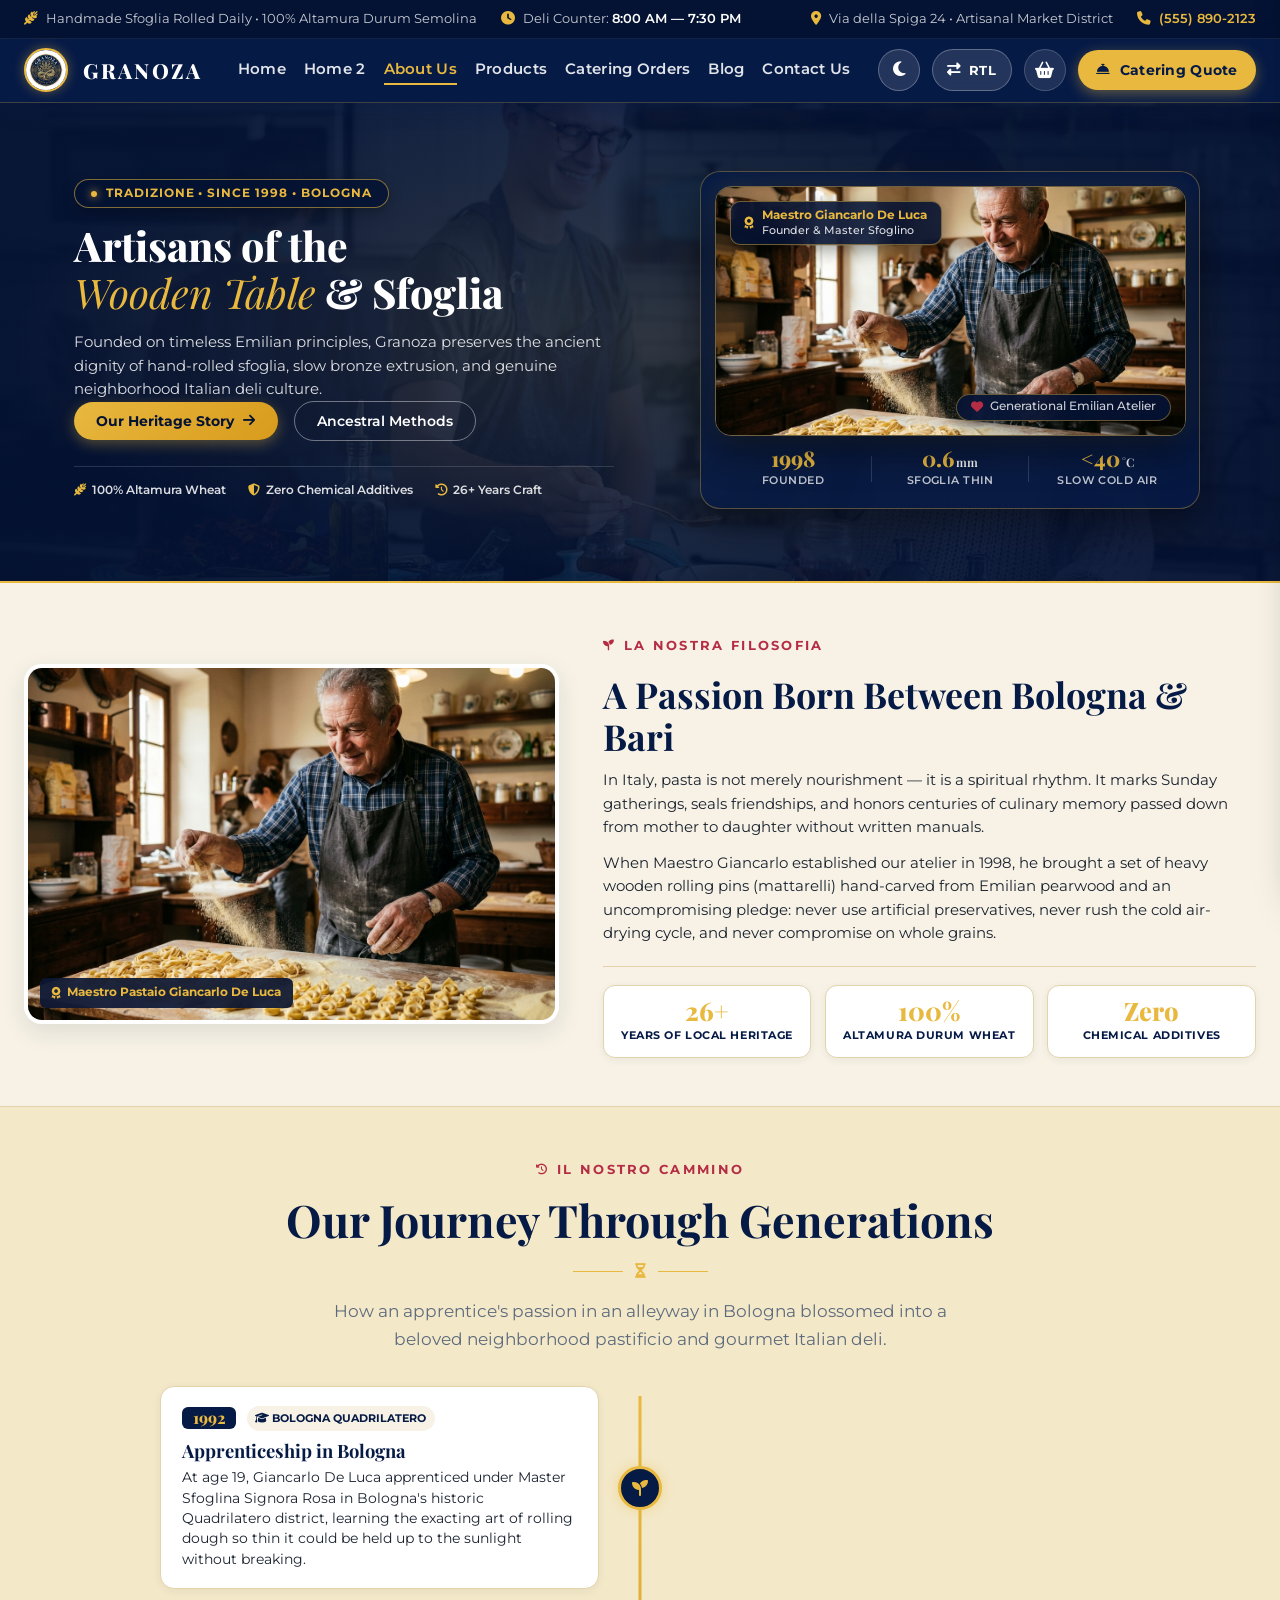
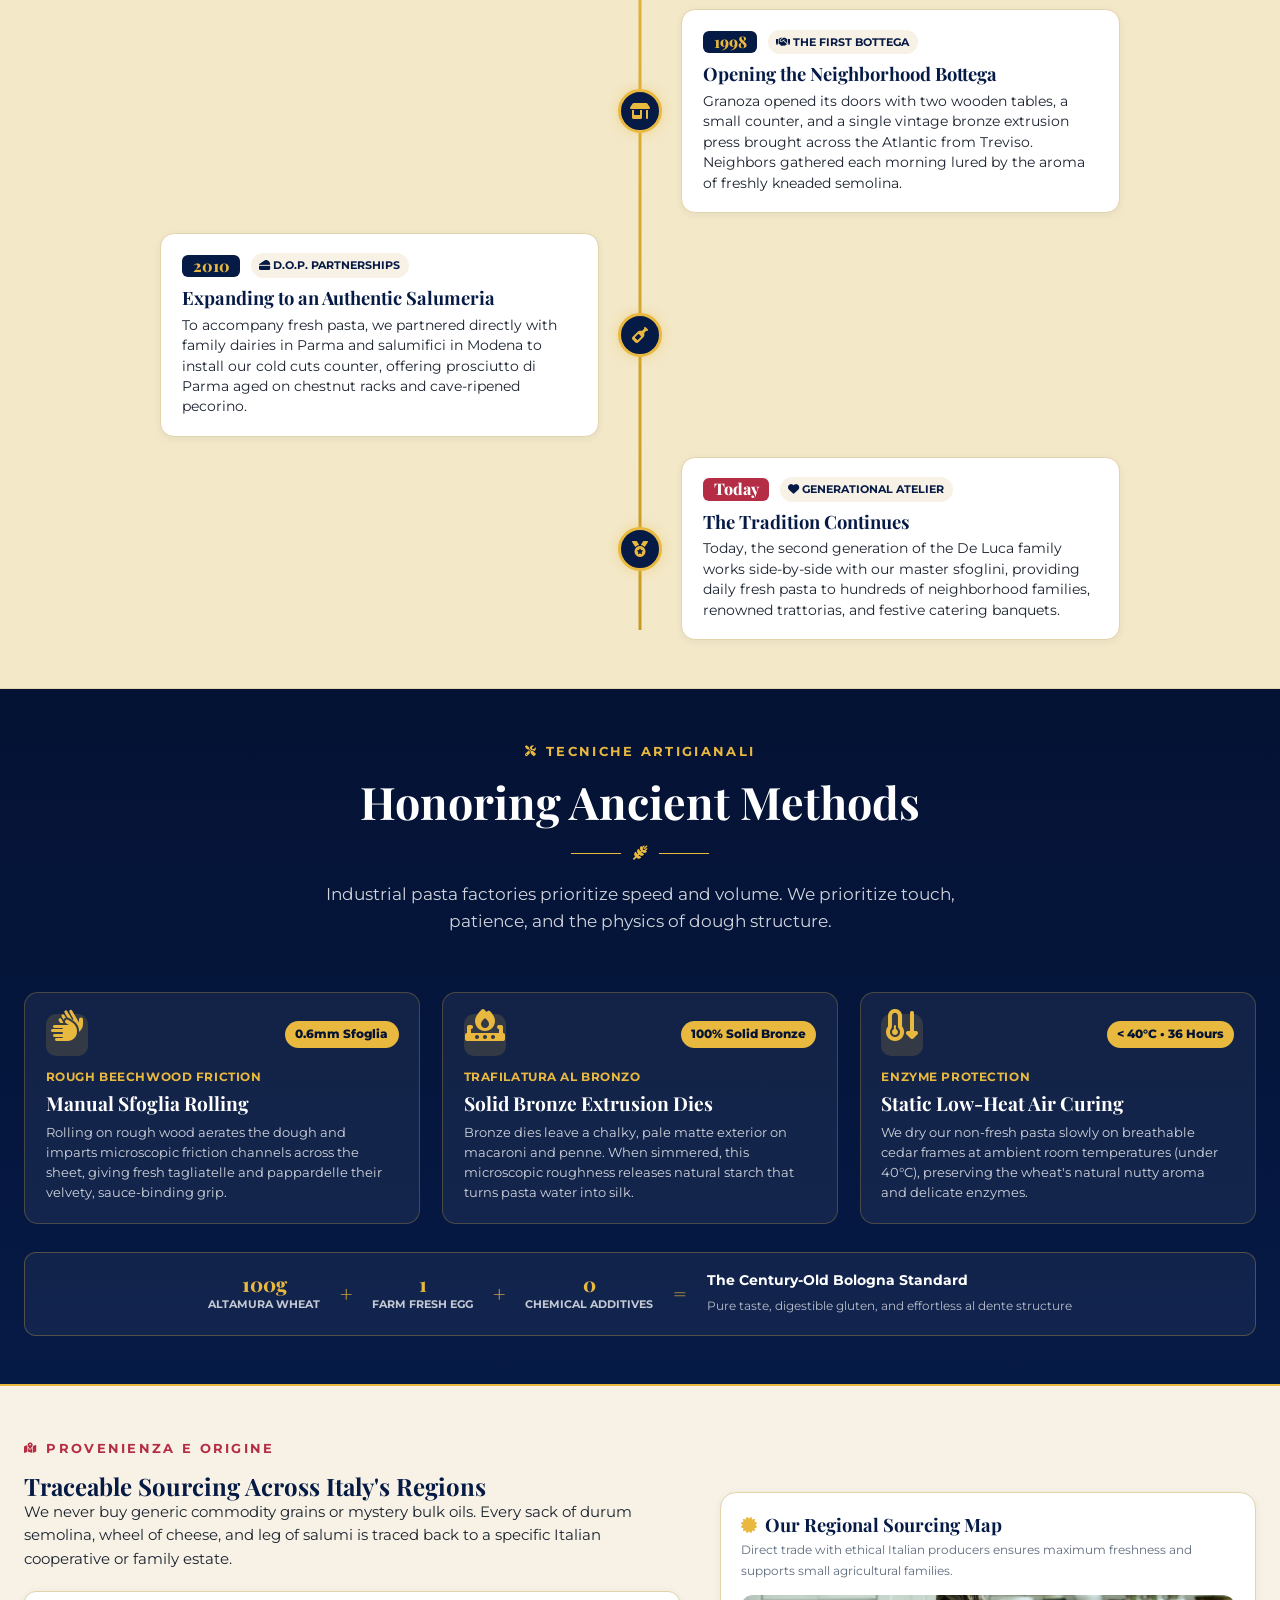
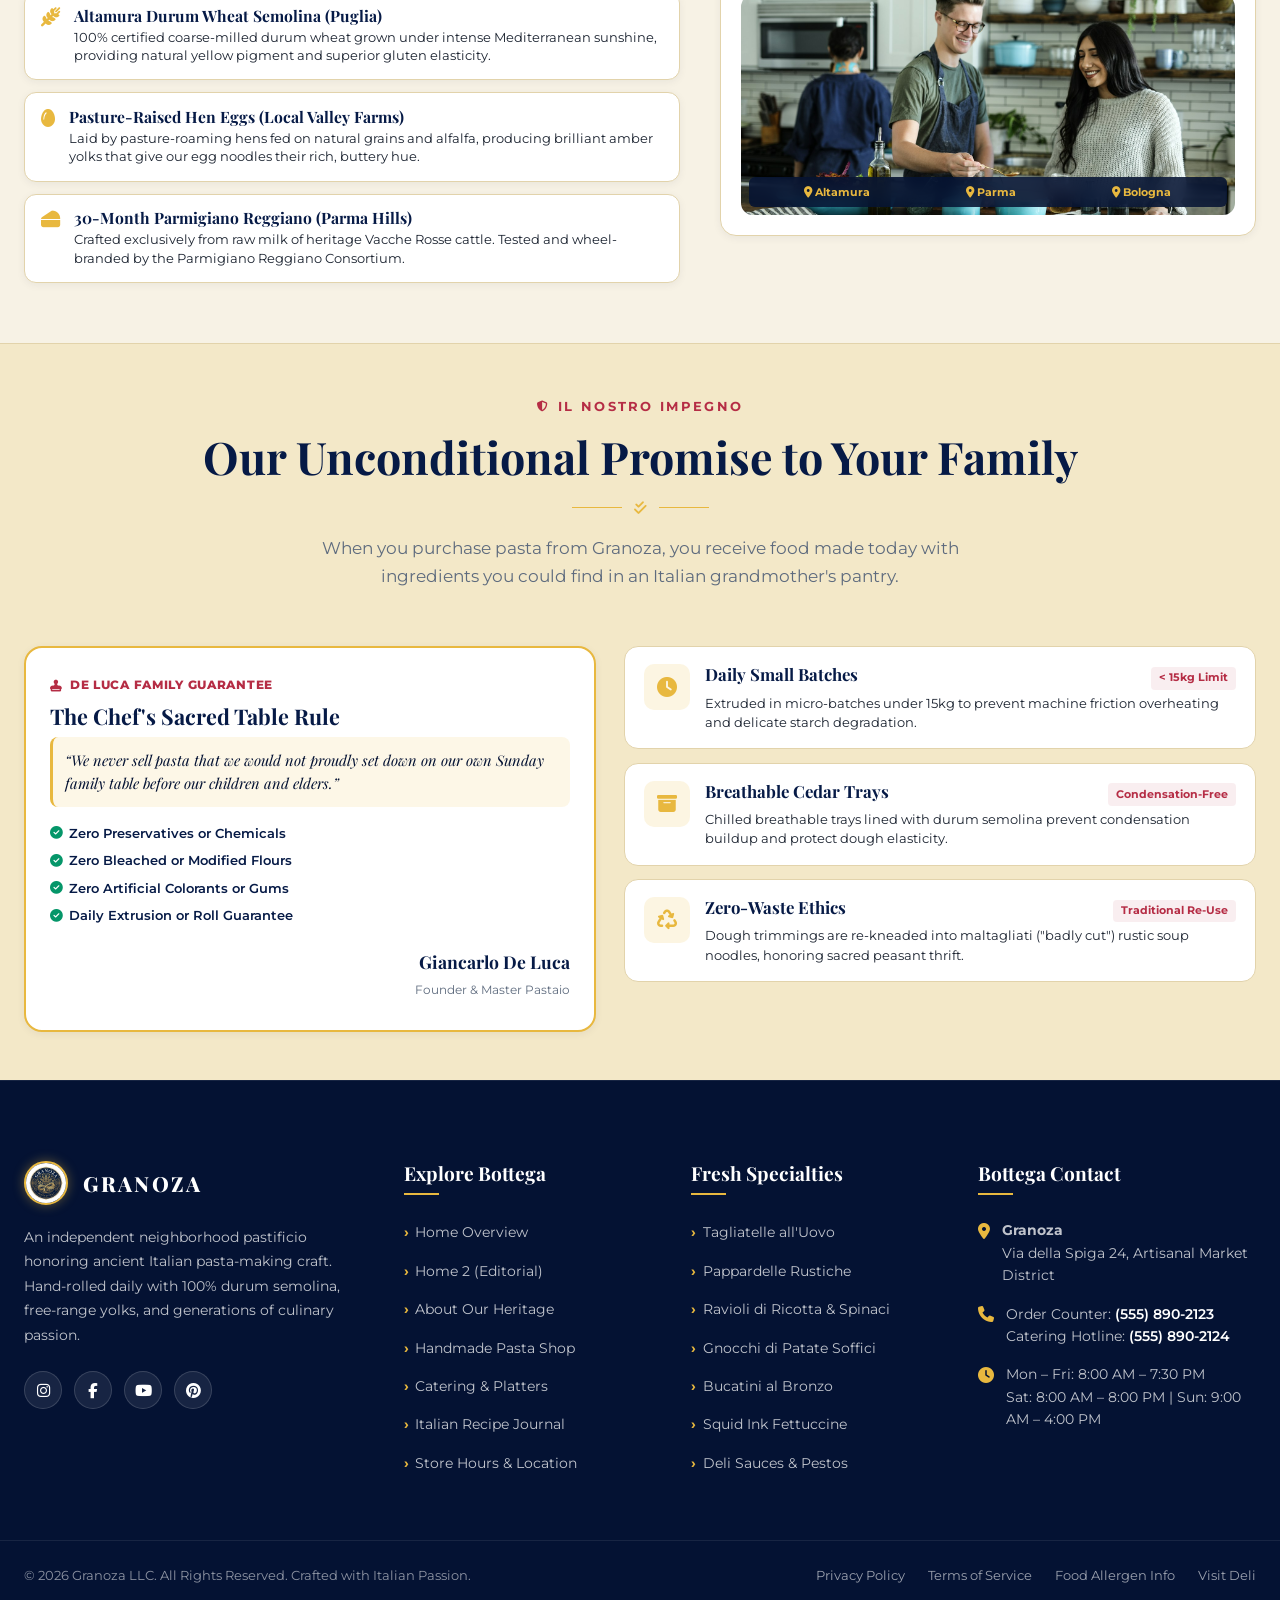
<file: about.html>
<!DOCTYPE html>
<html lang="en">
<head>
  <meta charset="UTF-8">
  <meta name="viewport" content="width=device-width, initial-scale=1.0">
  <meta name="description" content="About Granoza — Our generational Italian pasta-making heritage, sustainable ingredient sourcing from Altamura and Parma, and our artisan team.">
  <meta name="keywords" content="Granoza, italian pasta heritage, master pasta maker, artisan sfoglina, altamura semolina sourcing, authentic italian deli">
  <title>About Us — Our Italian Heritage &amp; Artisanal Craft | Granoza</title>
  <link rel="icon" type="image/png" href="images/favicon.png">
  
  <!-- Fonts -->
  <link rel="preconnect" href="https://fonts.googleapis.com">
  <link rel="preconnect" href="https://fonts.gstatic.com" crossorigin>
  <link href="https://fonts.googleapis.com/css2?family=Montserrat:ital,wght@0,300;0,400;0,500;0,600;0,700;1,400&family=Playfair+Display:ital,wght@0,400;0,600;0,700;0,800;0,900;1,400;1,600;1,700&display=swap" rel="stylesheet">
  
  <!-- Font Awesome Icons -->
  <link rel="stylesheet" href="https://cdnjs.cloudflare.com/ajax/libs/font-awesome/6.5.1/css/all.min.css">
  
  <!-- Master Stylesheet -->
  <link rel="stylesheet" href="css/style.css?v=18">
<link rel="stylesheet" href="css/about_redesign.css?v=18">
  <!-- Theme & RTL Stylesheet -->
  <link rel="stylesheet" href="css/theme_rtl.css?v=18">

  <!-- Immediate Theme & RTL Init Script (prevents flash) -->
  <script>
    (function() {
      try {
        var theme = localStorage.getItem('granoza_theme');
        if (theme === 'dark' || (!theme && window.matchMedia && window.matchMedia('(prefers-color-scheme: dark)').matches)) {
          document.documentElement.setAttribute('data-theme', 'dark');
        } else {
          document.documentElement.setAttribute('data-theme', 'light');
        }
        var dir = localStorage.getItem('granoza_direction');
        if (dir === 'rtl') {
          document.documentElement.setAttribute('dir', 'rtl');
        } else {
          document.documentElement.setAttribute('dir', 'ltr');
        }
      } catch (e) {}
    })();
  </script>
</head>
<body>

  <!-- Top Announcement Bar -->
  <div class="top-bar">
    <div class="container top-bar-inner">
      <div class="top-bar-left">
        <div class="top-bar-item">
          <i class="fa-solid fa-wheat-awn"></i>
          <span>Handmade Sfoglia Rolled Daily &bull; 100% Altamura Durum Semolina</span>
        </div>
        <div class="top-bar-item">
          <i class="fa-solid fa-clock"></i>
          <span>Deli Counter: <strong>8:00 AM — 7:30 PM</strong></span>
        </div>
      </div>
      <div class="top-bar-right">
        <div class="top-bar-item">
          <i class="fa-solid fa-location-dot"></i>
          <span>Via della Spiga 24 &bull; Artisanal Market District</span>
        </div>
        <div class="top-bar-item">
          <i class="fa-solid fa-phone"></i>
          <a href="tel:+15558902123" style="color:var(--golden-yellow); font-weight:600;">(555) 890-2123</a>
        </div>
      </div>
    </div>
  </div>

  <!-- Main Navigation Header -->
  <header class="main-header">
    <div class="container nav-container">
      <a href="index.html" class="brand-logo" aria-label="Granoza Home">
        <div class="brand-logo-icon">
          <img src="images/granoza_logo.jpg" alt="Granoza Logo">
        </div>
        <div class="brand-logo-text">
          <span class="brand-title">GRANOZA</span>
        </div>
      </a>

      <!-- Desktop Navigation Menu -->
      <nav class="nav-menu" aria-label="Primary Navigation">
        <a href="index.html" class="nav-link">Home</a>
        <a href="home2.html" class="nav-link">Home 2</a>
        <a href="about.html" class="nav-link active">About Us</a>
        <a href="products.html" class="nav-link">Products</a>
        <a href="catering.html" class="nav-link">Catering Orders</a>
        <a href="blog.html" class="nav-link">Blog</a>
        <a href="contact.html" class="nav-link">Contact Us</a>
      </nav>

      <!-- Nav Actions -->
      <div class="nav-actions">
                <button type="button" class="theme-toggle-btn" id="themeToggleBtn" aria-label="Toggle Dark / Light Theme" title="Toggle Theme">
          <i class="fa-solid fa-moon"></i>
        </button>
        <button type="button" class="rtl-toggle-btn" id="rtlToggleBtn" aria-label="Toggle RTL / LTR Layout" title="Toggle RTL / LTR">
          <i class="fa-solid fa-right-left"></i>
          <span class="rtl-text">RTL</span>
        </button>
<button type="button" class="cart-toggle-btn d-none-mobile" aria-label="Open Cart Order Drawer">
          <i class="fa-solid fa-basket-shopping"></i>
          <span class="cart-badge">0</span>
        </button>
        <a href="catering.html" class="btn btn-gold btn-sm d-none-mobile">
          <i class="fa-solid fa-bell-concierge"></i> Catering Quote
        </a>
        <button type="button" class="hamburger-btn" aria-label="Toggle Navigation Drawer">
          <span class="hamburger-line"></span>
          <span class="hamburger-line"></span>
          <span class="hamburger-line"></span>
        </button>
      </div>
    </div>
  </header>

  <!-- Mobile Navigation Overlay & Drawer -->
  <div class="mobile-nav-overlay"></div>
  <aside class="mobile-nav-drawer" aria-label="Mobile Navigation">
    <div class="mobile-nav-header">
      <div class="brand-logo-text">
        <span class="brand-title">GRANOZA</span>
      </div>
      <div class="mobile-nav-controls">
        <button type="button" class="theme-toggle-btn mobile-theme-btn" aria-label="Toggle Dark / Light Theme" title="Toggle Theme">
          <i class="fa-solid fa-moon"></i>
        </button>
        <button type="button" class="rtl-toggle-btn mobile-rtl-btn" aria-label="Toggle RTL / LTR Layout" title="Toggle RTL / LTR">
          <i class="fa-solid fa-right-left"></i>
          <span class="rtl-text">RTL</span>
        </button>
      
        <button type="button" class="cart-toggle-btn mobile-cart-btn mobile-cart-trigger" aria-label="Open Shopping Cart" title="Open Basket">
          <i class="fa-solid fa-basket-shopping"></i>
          <span class="cart-badge cart-badge-count">0</span>
        </button>
      </div>

      <button type="button" class="mobile-nav-close" aria-label="Close Mobile Nav">&times;</button>
    </div>
    <div class="mobile-nav-links">
      <a href="#" class="mobile-nav-link mobile-cart-trigger" aria-label="Open Shopping Cart">
        <span class="mobile-cart-label-wrap">
          <i class="fa-solid fa-basket-shopping" style="color:var(--golden-yellow); margin-right:8px; font-size:1.1rem;"></i>
          <span>Order Basket / Cart</span>
        </span>
        <span class="mobile-cart-badge-pill">
          <strong class="cart-badge-count">0</strong> items
          <i class="fa-solid fa-angle-right" style="margin-left:6px; font-size:0.75rem; opacity:0.75;"></i>
        </span>
      </a>
      <a href="index.html" class="mobile-nav-link"><span>Home</span> <i class="fa-solid fa-angle-right"></i></a>
      <a href="home2.html" class="mobile-nav-link"><span>Home 2 (Editorial)</span> <i class="fa-solid fa-angle-right"></i></a>
      <a href="about.html" class="mobile-nav-link active"><span>About Our Story</span> <i class="fa-solid fa-angle-right"></i></a>
      <a href="products.html" class="mobile-nav-link"><span>Pasta & Deli Shop</span> <i class="fa-solid fa-angle-right"></i></a>
      <a href="catering.html" class="mobile-nav-link"><span>Catering & Platters</span> <i class="fa-solid fa-angle-right"></i></a>
      <a href="blog.html" class="mobile-nav-link"><span>Culinary Journal</span> <i class="fa-solid fa-angle-right"></i></a>
      <a href="contact.html" class="mobile-nav-link"><span>Contact & Location</span> <i class="fa-solid fa-angle-right"></i></a>
    </div>
    <div class="mobile-nav-footer">
      <a href="catering.html" class="btn btn-primary btn-sm" style="width:100%;">
        <i class="fa-solid fa-calendar-check"></i> Book Catering Order
      </a>
      <div class="mobile-deli-info">
        <p><i class="fa-solid fa-shop" style="color:var(--golden-yellow);"></i> Open Mon–Sat 8:00 AM – 7:30 PM</p>
        <p><i class="fa-solid fa-phone" style="color:var(--golden-yellow);"></i> (555) 890-2123</p>
      </div>
    </div>
  </aside>

  <!-- Cart / Order Drawer -->
  <aside class="cart-drawer" aria-label="Order Cart Basket">
    <div class="cart-drawer-header">
      <h3><i class="fa-solid fa-basket-shopping"></i> Your Pasta Basket</h3>
      <button type="button" class="cart-close-btn" aria-label="Close Cart">&times;</button>
    </div>
    <div class="cart-items-container">
      <!-- Populated via JavaScript -->
    </div>
    <div class="cart-drawer-footer">
      <div class="cart-subtotal-row">
        <span>Order Subtotal:</span>
        <span class="cart-subtotal-amount">$0.00</span>
      </div>
      <p class="cart-note">Freshly made pasta orders are chilled and boxed in insulated thermal sleeves with cooking instructions.</p>
      <button type="button" class="btn btn-primary btn-cart-checkout" style="width:100%;">
        <i class="fa-solid fa-circle-check"></i> Proceed to Order Reservation
      </button>
      <button type="button" class="btn btn-outline-navy btn-sm" onclick="showToast('Your basket has been saved for local pickup!','info')" style="width:100%;">
        Save For Later
      </button>
    </div>
  </aside>

      <!-- =========================================================================
       SECTION 1: HERO — BALANCED CINEMATIC SPLIT (UNIFIED HEIGHT: 500PX)
       ========================================================================= -->
  <section class="page-hero" id="hero-section">
    <div class="hero-bg-layers">
      <div class="hero-bg-overlay"></div>
      <img src="images/hero_about.jpg" class="hero-bg-img" alt="Italian culinary heritage and wooden table"
        onerror="this.src='images/italian_dining.jpg'">
    </div>
    <div class="container hero-cinematic-inner">
      <div class="hero-left-column">
        <div class="hero-tag-line">
          <span class="hero-tag-dot"></span>
          <span>Tradizione &bull; Since 1998 &bull; Bologna</span>
        </div>
        <h1>Artisans of the <br><em class="hero-italic-accent">Wooden Table</em> &amp; Sfoglia</h1>
        <p class="hero-desc">Founded on timeless Emilian principles, Granoza preserves the ancient dignity of hand-rolled sfoglia, slow bronze extrusion, and genuine neighborhood Italian deli culture.</p>
        <div class="hero-cta-row">
          <a href="#about-philosophy" class="hero-cta-primary">
            <span>Our Heritage Story</span>
            <i class="fa-solid fa-arrow-right"></i>
          </a>
          <a href="#about-methods" class="hero-cta-ghost">Ancestral Methods</a>
        </div>
        <div class="hero-trust-row">
          <div class="htr-item"><i class="fa-solid fa-wheat-awn"></i> 100% Altamura Wheat</div>
          <div class="htr-item"><i class="fa-solid fa-shield-halved"></i> Zero Chemical Additives</div>
          <div class="htr-item"><i class="fa-solid fa-clock-rotate-left"></i> 26+ Years Craft</div>
        </div>
      </div>
      <div class="hero-right-column">
        <div class="hero-card-showcase">
          <div class="hero-image-float">
            <img src="images/chef_pastaio.jpg" alt="Master pastaio dusting semolina over handmade pasta"
              onerror="this.src='images/chef_rolling.jpg'">
            <div class="hero-float-badge">
              <i class="fa-solid fa-award"></i>
              <span>Maestro Giancarlo De Luca<br><small>Founder &amp; Master Sfoglino</small></span>
            </div>
            <div class="hero-rating-pill">
              <i class="fa-solid fa-heart" style="color:var(--tomato-red);"></i>
              <span>Generational Emilian Atelier</span>
            </div>
          </div>
          <div class="hero-stat-tower">
            <div class="hero-stat-block">
              <span class="hsb-number">1998</span>
              <span class="hsb-label">Founded</span>
            </div>
            <div class="hsb-divider"></div>
            <div class="hero-stat-block">
              <span class="hsb-number">0.6<small>mm</small></span>
              <span class="hsb-label">Sfoglia Thin</span>
            </div>
            <div class="hsb-divider"></div>
            <div class="hero-stat-block">
              <span class="hsb-number">&lt;40<small>&deg;C</small></span>
              <span class="hsb-label">Slow Cold Air</span>
            </div>
          </div>
        </div>
      </div>
    </div>
  </section>

  <!-- Brand Introduction Showcase -->
  <section class="about-hero-section">
    <div class="container about-intro-grid">
      <div class="about-intro-media">
        <div class="intro-image-frame">
          <img src="images/chef_pastaio.jpg" alt="Master Pastaio dusting golden semolina over tortellini" onerror="this.src='images/chef_rolling.jpg'">
          <div class="intro-media-badge">
            <i class="fa-solid fa-award"></i>
            <span>Maestro Pastaio Giancarlo De Luca</span>
          </div>
        </div>
      </div>
      <div class="about-intro-text">
        <span class="eyebrow"><i class="fa-solid fa-seedling"></i> La Nostra Filosofia</span>
        <h2>A Passion Born Between Bologna &amp; Bari</h2>
        <p>
          In Italy, pasta is not merely nourishment &mdash; it is a spiritual rhythm. It marks Sunday gatherings, seals friendships, and honors centuries of culinary memory passed down from mother to daughter without written manuals.
        </p>
        <p>
          When Maestro Giancarlo established our atelier in 1998, he brought a set of heavy wooden rolling pins (mattarelli) hand-carved from Emilian pearwood and an uncompromising pledge: never use artificial preservatives, never rush the cold air-drying cycle, and never compromise on whole grains.
        </p>
        <div class="about-stats-row">
          <div class="about-stat">
            <h3>26+</h3>
            <span>Years of Local Heritage</span>
          </div>
          <div class="about-stat">
            <h3>100%</h3>
            <span>Altamura Durum Wheat</span>
          </div>
          <div class="about-stat">
            <h3>Zero</h3>
            <span>Chemical Additives</span>
          </div>
        </div>
      </div>
    </div>
  </section>

  <!-- =========================================================================
       SECTION 2: OUR ITALIAN-INSPIRED STORY (ALTERNATING HERITAGE SPINE TIMELINE)
       ========================================================================= -->
  <section class="about-story-section">
    <div class="container">
      <div class="section-header">
        <span class="eyebrow"><i class="fa-solid fa-clock-rotate-left"></i> Il Nostro Cammino</span>
        <h2>Our Journey Through Generations</h2>
        <div class="gold-divider"><i class="fa-solid fa-hourglass-half"></i></div>
        <p>How an apprentice's passion in an alleyway in Bologna blossomed into a beloved neighborhood pastificio and gourmet Italian deli.</p>
      </div>

      <!-- Alternating Heritage Timeline with Center Spine (NO EMPTY GAPS!) -->
      <div class="heritage-spine-track">
        <div class="hst-center-line"></div>
        <div class="hst-milestones-list">
          <!-- Milestone 1: 1992 (Left) -->
          <div class="hst-item hst-item-left">
            <div class="hst-content-box">
              <div class="hst-box-header">
                <span class="hst-year-badge">1992</span>
                <span class="hst-tag-chip"><i class="fa-solid fa-graduation-cap"></i> Bologna Quadrilatero</span>
              </div>
              <h3>Apprenticeship in Bologna</h3>
              <p>At age 19, Giancarlo De Luca apprenticed under Master Sfoglina Signora Rosa in Bologna's historic Quadrilatero district, learning the exacting art of rolling dough so thin it could be held up to the sunlight without breaking.</p>
            </div>
            <div class="hst-node-pin"><i class="fa-solid fa-seedling"></i></div>
          </div>

          <!-- Milestone 2: 1998 (Right) -->
          <div class="hst-item hst-item-right">
            <div class="hst-node-pin"><i class="fa-solid fa-shop"></i></div>
            <div class="hst-content-box">
              <div class="hst-box-header">
                <span class="hst-year-badge">1998</span>
                <span class="hst-tag-chip"><i class="fa-solid fa-handshake"></i> The First Bottega</span>
              </div>
              <h3>Opening the Neighborhood Bottega</h3>
              <p>Granoza opened its doors with two wooden tables, a small counter, and a single vintage bronze extrusion press brought across the Atlantic from Treviso. Neighbors gathered each morning lured by the aroma of freshly kneaded semolina.</p>
            </div>
          </div>

          <!-- Milestone 3: 2010 (Left) -->
          <div class="hst-item hst-item-left">
            <div class="hst-content-box">
              <div class="hst-box-header">
                <span class="hst-year-badge">2010</span>
                <span class="hst-tag-chip"><i class="fa-solid fa-cheese"></i> D.O.P. Partnerships</span>
              </div>
              <h3>Expanding to an Authentic Salumeria</h3>
              <p>To accompany fresh pasta, we partnered directly with family dairies in Parma and salumifici in Modena to install our cold cuts counter, offering prosciutto di Parma aged on chestnut racks and cave-ripened pecorino.</p>
            </div>
            <div class="hst-node-pin"><i class="fa-solid fa-wine-bottle"></i></div>
          </div>

          <!-- Milestone 4: 2026 (Right) -->
          <div class="hst-item hst-item-right">
            <div class="hst-node-pin"><i class="fa-solid fa-medal"></i></div>
            <div class="hst-content-box">
              <div class="hst-box-header">
                <span class="hst-year-badge hst-year-current">Today</span>
                <span class="hst-tag-chip"><i class="fa-solid fa-heart"></i> Generational Atelier</span>
              </div>
              <h3>The Tradition Continues</h3>
              <p>Today, the second generation of the De Luca family works side-by-side with our master sfoglini, providing daily fresh pasta to hundreds of neighborhood families, renowned trattorias, and festive catering banquets.</p>
            </div>
          </div>
        </div>
      </div>
    </div>
  </section>

  <!-- =========================================================================
       SECTION 3: HANDMADE PASTA-MAKING TECHNIQUES (TECHNICAL SHOWCASE + RATIO BAR)
       ========================================================================= -->
  <section class="about-techniques-section">
    <div class="container">
      <div class="section-header text-light">
        <span class="eyebrow eyebrow-gold"><i class="fa-solid fa-screwdriver-wrench"></i> Tecniche Artigianali</span>
        <h2>Honoring Ancient Methods</h2>
        <div class="gold-divider"><i class="fa-solid fa-wheat-awn"></i></div>
        <p>Industrial pasta factories prioritize speed and volume. We prioritize touch, patience, and the physics of dough structure.</p>
      </div>

      <div class="tech-cards-grid">
        <div class="tech-card">
          <div class="tech-card-header">
            <div class="tech-icon-wrap"><i class="fa-solid fa-hands"></i></div>
            <span class="tech-metric-pill">0.6mm Sfoglia</span>
          </div>
          <span class="tech-subtitle">Rough Beechwood Friction</span>
          <h3>Manual Sfoglia Rolling</h3>
          <p>Rolling on rough wood aerates the dough and imparts microscopic friction channels across the sheet, giving fresh tagliatelle and pappardelle their velvety, sauce-binding grip.</p>
        </div>

        <div class="tech-card">
          <div class="tech-card-header">
            <div class="tech-icon-wrap"><i class="fa-solid fa-fire-burner"></i></div>
            <span class="tech-metric-pill">100% Solid Bronze</span>
          </div>
          <span class="tech-subtitle">Trafilatura al Bronzo</span>
          <h3>Solid Bronze Extrusion Dies</h3>
          <p>Bronze dies leave a chalky, pale matte exterior on macaroni and penne. When simmered, this microscopic roughness releases natural starch that turns pasta water into silk.</p>
        </div>

        <div class="tech-card">
          <div class="tech-card-header">
            <div class="tech-icon-wrap"><i class="fa-solid fa-temperature-arrow-down"></i></div>
            <span class="tech-metric-pill">&lt; 40&deg;C &bull; 36 Hours</span>
          </div>
          <span class="tech-subtitle">Enzyme Protection</span>
          <h3>Static Low-Heat Air Curing</h3>
          <p>We dry our non-fresh pasta slowly on breathable cedar frames at ambient room temperatures (under 40°C), preserving the wheat's natural nutty aroma and delicate enzymes.</p>
        </div>
      </div>

      <!-- Emilian Standard Formula Bar (Fills empty space with authentic culinary insight!) -->
      <div class="tech-formula-bar">
        <div class="tfb-item">
          <span class="tfb-val">100g</span>
          <span class="tfb-label">Altamura Wheat</span>
        </div>
        <span class="tfb-plus">+</span>
        <div class="tfb-item">
          <span class="tfb-val">1</span>
          <span class="tfb-label">Farm Fresh Egg</span>
        </div>
        <span class="tfb-plus">+</span>
        <div class="tfb-item">
          <span class="tfb-val">0</span>
          <span class="tfb-label">Chemical Additives</span>
        </div>
        <span class="tfb-equal">=</span>
        <div class="tfb-result">
          <strong>The Century-Old Bologna Standard</strong>
          <small>Pure taste, digestible gluten, and effortless al dente structure</small>
        </div>
      </div>
    </div>
  </section>

  <!-- =========================================================================
       SECTION 4: INGREDIENT SOURCING & DIRECT FARM PARTNERSHIPS
       ========================================================================= -->
  <section class="about-sourcing-section">
    <div class="container sourcing-grid">
      <div class="sourcing-content">
        <span class="eyebrow"><i class="fa-solid fa-map-location-dot"></i> Provenienza e Origine</span>
        <h2>Traceable Sourcing Across Italy's Regions</h2>
        <p class="sourcing-lead-p">
          We never buy generic commodity grains or mystery bulk oils. Every sack of durum semolina, wheel of cheese, and leg of salumi is traced back to a specific Italian cooperative or family estate.
        </p>

        <div class="sourcing-pin">
          <i class="fa-solid fa-wheat-awn"></i>
          <div>
            <h4>Altamura Durum Wheat Semolina (Puglia)</h4>
            <p>100% certified coarse-milled durum wheat grown under intense Mediterranean sunshine, providing natural yellow pigment and superior gluten elasticity.</p>
          </div>
        </div>

        <div class="sourcing-pin">
          <i class="fa-solid fa-egg"></i>
          <div>
            <h4>Pasture-Raised Hen Eggs (Local Valley Farms)</h4>
            <p>Laid by pasture-roaming hens fed on natural grains and alfalfa, producing brilliant amber yolks that give our egg noodles their rich, buttery hue.</p>
          </div>
        </div>

        <div class="sourcing-pin">
          <i class="fa-solid fa-cheese"></i>
          <div>
            <h4>30-Month Parmigiano Reggiano (Parma Hills)</h4>
            <p>Crafted exclusively from raw milk of heritage Vacche Rosse cattle. Tested and wheel-branded by the Parmigiano Reggiano Consortium.</p>
          </div>
        </div>
      </div>

      <div class="sourcing-map-box">
        <div class="smb-header">
          <i class="fa-solid fa-certificate" style="color:var(--golden-yellow);"></i>
          <h3>Our Regional Sourcing Map</h3>
        </div>
        <p class="smb-desc">Direct trade with ethical Italian producers ensures maximum freshness and supports small agricultural families.</p>
        <div class="smb-media-frame">
          <img src="images/hero_about.jpg" alt="Artisanal food table in Italy with olive oil, pasta and fresh bread" onerror="this.src='images/italian_dining.jpg'">
          <div class="smb-map-overlay">
            <span><i class="fa-solid fa-location-dot"></i> Altamura</span>
            <span><i class="fa-solid fa-location-dot"></i> Parma</span>
            <span><i class="fa-solid fa-location-dot"></i> Bologna</span>
          </div>
        </div>
      </div>
    </div>
  </section>

  <!-- =========================================================================
       SECTION 5: COMMITMENT TO FRESHNESS & FAMILY PLEDGE BOARD (REPLACES GENERIC CARDS)
       ========================================================================= -->
  <section class="about-pledge-section">
    <div class="container">
      <div class="section-header">
        <span class="eyebrow"><i class="fa-solid fa-shield-halved"></i> Il Nostro Impegno</span>
        <h2>Our Unconditional Promise to Your Family</h2>
        <div class="gold-divider"><i class="fa-solid fa-check-double"></i></div>
        <p>When you purchase pasta from Granoza, you receive food made today with ingredients you could find in an Italian grandmother's pantry.</p>
      </div>

      <!-- Atelier Quality Seal & Family Pledge Board -->
      <div class="pledge-master-board">
        <!-- Left: De Luca Quality Seal Card -->
        <div class="pmb-seal-card">
          <div class="pmb-seal-badge">
            <i class="fa-solid fa-stamp"></i>
            <span>De Luca Family Guarantee</span>
          </div>
          <h3>The Chef's Sacred Table Rule</h3>
          <p class="pmb-quote">&ldquo;We never sell pasta that we would not proudly set down on our own Sunday family table before our children and elders.&rdquo;</p>
          <div class="pmb-checklist">
            <div class="pmb-check-item"><i class="fa-solid fa-check-circle"></i> Zero Preservatives or Chemicals</div>
            <div class="pmb-check-item"><i class="fa-solid fa-check-circle"></i> Zero Bleached or Modified Flours</div>
            <div class="pmb-check-item"><i class="fa-solid fa-check-circle"></i> Zero Artificial Colorants or Gums</div>
            <div class="pmb-check-item"><i class="fa-solid fa-check-circle"></i> Daily Extrusion or Roll Guarantee</div>
          </div>
          <div class="pmb-signature">
            <span>Giancarlo De Luca</span>
            <small>Founder &amp; Master Pastaio</small>
          </div>
        </div>

        <!-- Right: 3 Actionable Pillar Tiles -->
        <div class="pmb-tiles-col">
          <div class="pmb-tile">
            <div class="pmb-tile-icon"><i class="fa-solid fa-clock"></i></div>
            <div class="pmb-tile-body">
              <div class="pmb-tile-top">
                <h4>Daily Small Batches</h4>
                <span class="pmb-metric-tag">&lt; 15kg Limit</span>
              </div>
              <p>Extruded in micro-batches under 15kg to prevent machine friction overheating and delicate starch degradation.</p>
            </div>
          </div>

          <div class="pmb-tile">
            <div class="pmb-tile-icon"><i class="fa-solid fa-box-archive"></i></div>
            <div class="pmb-tile-body">
              <div class="pmb-tile-top">
                <h4>Breathable Cedar Trays</h4>
                <span class="pmb-metric-tag">Condensation-Free</span>
              </div>
              <p>Chilled breathable trays lined with durum semolina prevent condensation buildup and protect dough elasticity.</p>
            </div>
          </div>

          <div class="pmb-tile">
            <div class="pmb-tile-icon"><i class="fa-solid fa-recycle"></i></div>
            <div class="pmb-tile-body">
              <div class="pmb-tile-top">
                <h4>Zero-Waste Ethics</h4>
                <span class="pmb-metric-tag">Traditional Re-Use</span>
              </div>
              <p>Dough trimmings are re-kneaded into maltagliati ("badly cut") rustic soup noodles, honoring sacred peasant thrift.</p>
            </div>
          </div>
        </div>
      </div>
    </div>
  </section>

<!-- =========================================================================
       UNIVERSAL FOOTER (CONSISTENT ACROSS ALL 7 PAGES)
       ========================================================================= -->
  <footer class="main-footer">
    <div class="container footer-grid">
      <div class="footer-col footer-about">
        <a href="index.html" class="brand-logo" style="margin-bottom:1.25rem;">
          <div class="brand-logo-icon">
            <img src="images/granoza_logo.jpg" alt="Granoza Logo">
          </div>
          <div class="brand-logo-text">
            <span class="brand-title">GRANOZA</span>
          </div>
        </a>
        <p>
          An independent neighborhood pastificio honoring ancient Italian pasta-making craft. Hand-rolled daily with 100% durum semolina, free-range yolks, and generations of culinary passion.
        </p>
        <div class="social-links">
          <a href="#" class="social-link" aria-label="Instagram"><i class="fa-brands fa-instagram"></i></a>
          <a href="#" class="social-link" aria-label="Facebook"><i class="fa-brands fa-facebook-f"></i></a>
          <a href="#" class="social-link" aria-label="YouTube"><i class="fa-brands fa-youtube"></i></a>
          <a href="#" class="social-link" aria-label="Pinterest"><i class="fa-brands fa-pinterest"></i></a>
        </div>
      </div>

      <div class="footer-col">
        <h3>Explore Bottega</h3>
        <ul class="footer-links-list">
          <li><a href="index.html">Home Overview</a></li>
          <li><a href="home2.html">Home 2 (Editorial)</a></li>
          <li><a href="about.html">About Our Heritage</a></li>
          <li><a href="products.html">Handmade Pasta Shop</a></li>
          <li><a href="catering.html">Catering & Platters</a></li>
          <li><a href="blog.html">Italian Recipe Journal</a></li>
          <li><a href="contact.html">Store Hours & Location</a></li>
        </ul>
      </div>

      <div class="footer-col">
        <h3>Fresh Specialties</h3>
        <ul class="footer-links-list">
          <li><a href="products.html">Tagliatelle all'Uovo</a></li>
          <li><a href="products.html">Pappardelle Rustiche</a></li>
          <li><a href="products.html">Ravioli di Ricotta & Spinaci</a></li>
          <li><a href="products.html">Gnocchi di Patate Soffici</a></li>
          <li><a href="products.html">Bucatini al Bronzo</a></li>
          <li><a href="products.html">Squid Ink Fettuccine</a></li>
          <li><a href="products.html">Deli Sauces & Pestos</a></li>
        </ul>
      </div>

      <div class="footer-col">
        <h3>Bottega Contact</h3>
        <div class="footer-contact-items">
          <div class="footer-contact-item">
            <i class="fa-solid fa-location-dot"></i>
            <div>
              <strong>Granoza</strong><br>
              Via della Spiga 24, Artisanal Market District
            </div>
          </div>
          <div class="footer-contact-item">
            <i class="fa-solid fa-phone"></i>
            <div>
              Order Counter: <a href="tel:+15558902123">(555) 890-2123</a><br>
              Catering Hotline: <a href="tel:+15558902124">(555) 890-2124</a>
            </div>
          </div>
          <div class="footer-contact-item">
            <i class="fa-solid fa-clock"></i>
            <div>
              Mon – Fri: 8:00 AM – 7:30 PM<br>
              Sat: 8:00 AM – 8:00 PM | Sun: 9:00 AM – 4:00 PM
            </div>
          </div>
        </div>
      </div>
    </div>

    <div class="footer-bottom">
      <div class="container footer-bottom-inner">
        <div>
          &copy; 2026 Granoza LLC. All Rights Reserved. Crafted with Italian Passion.
        </div>
        <div>
          <a href="#">Privacy Policy</a>
          <a href="#">Terms of Service</a>
          <a href="#">Food Allergen Info</a>
          <a href="contact.html">Visit Deli</a>
        </div>
      </div>
    </div>
  </footer>

  <!-- Back to Top Button -->
  <button type="button" class="back-to-top" aria-label="Back to top">
    <i class="fa-solid fa-arrow-up"></i>
  </button>

  <!-- Master JavaScript File -->
  <script src="js/main.js?v=18"></script>
</body>
</html>
</file>
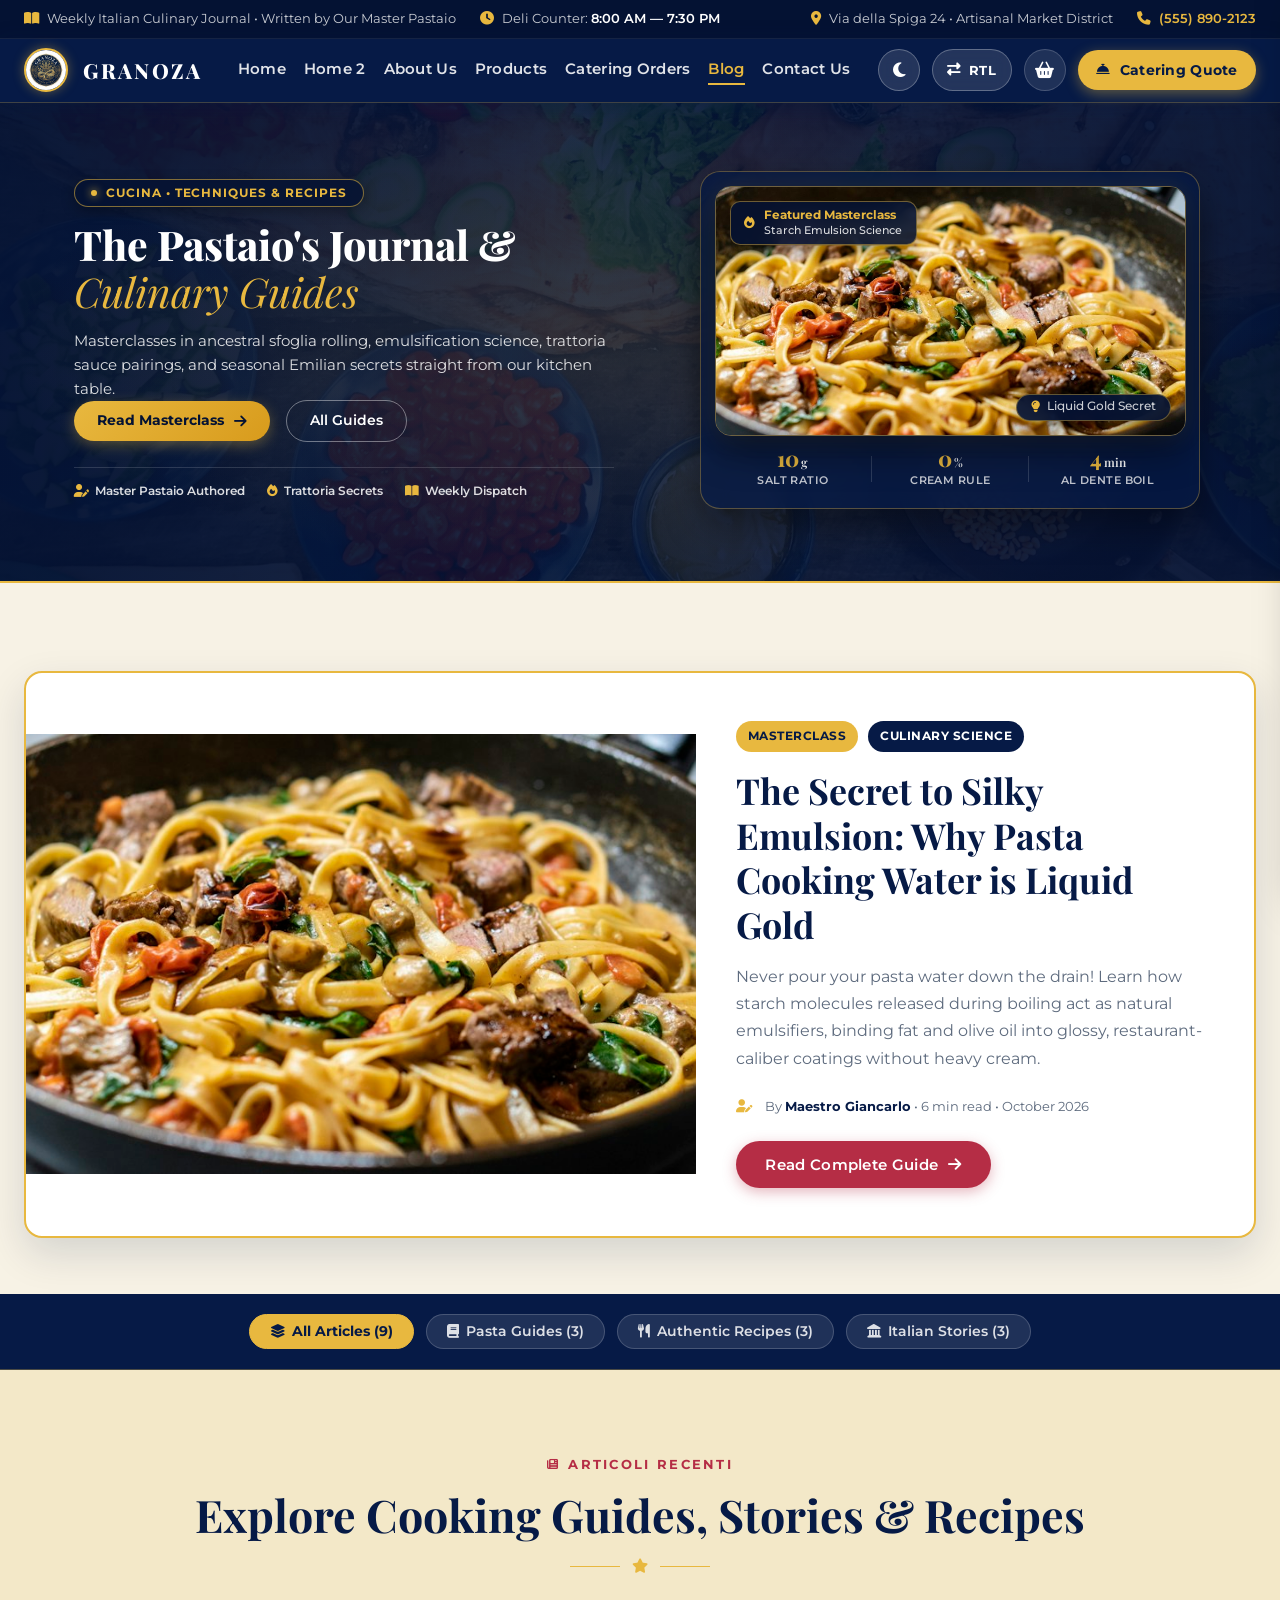
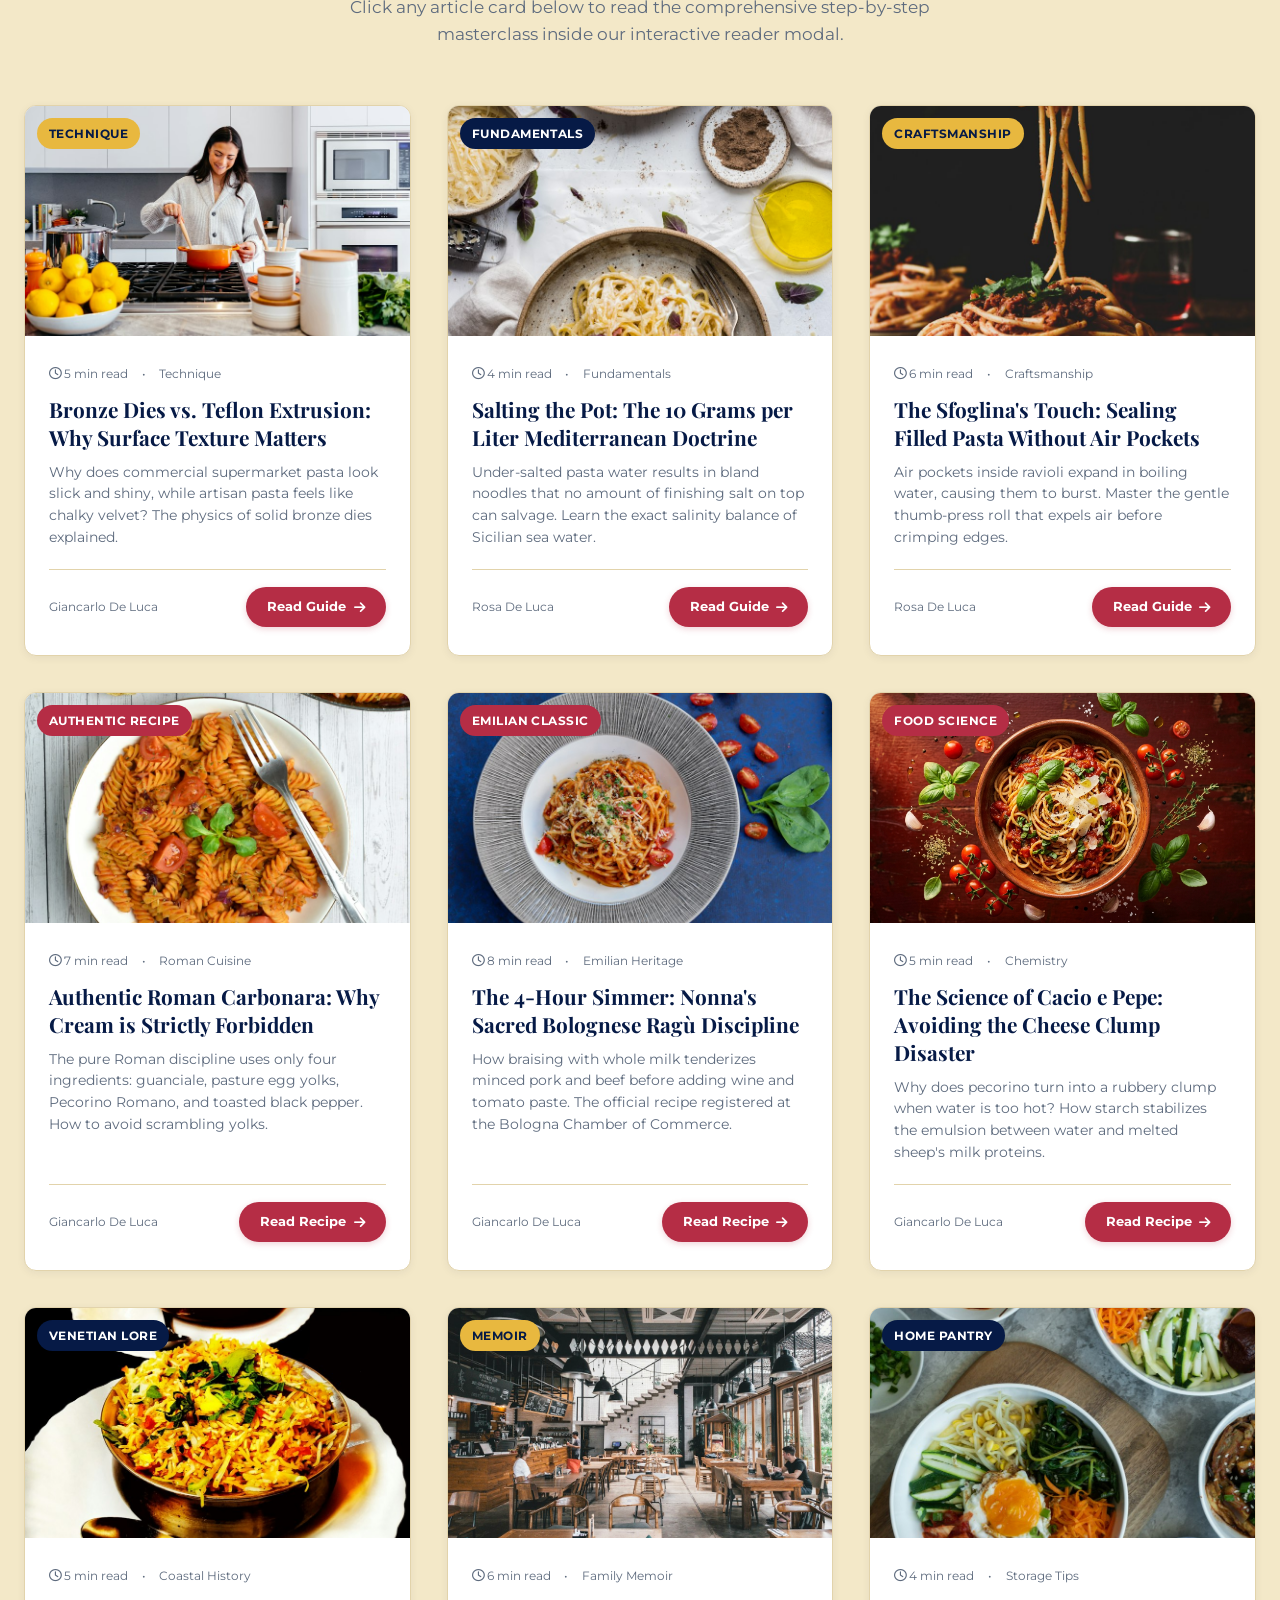
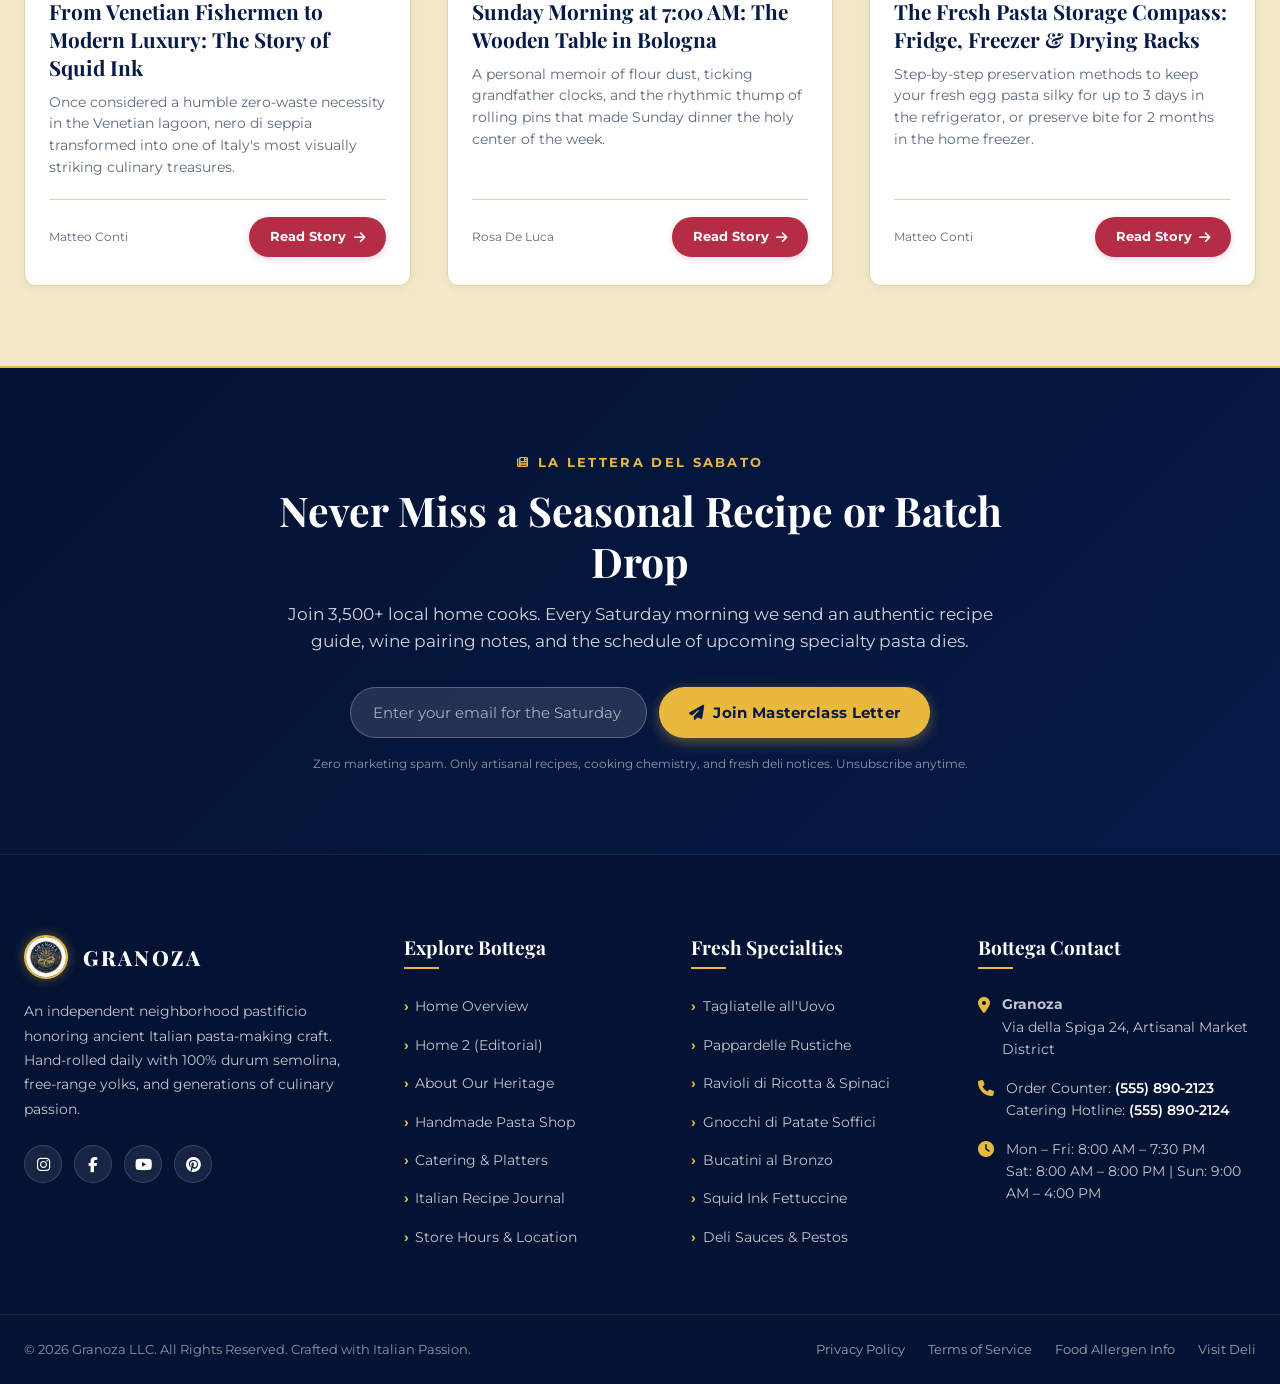
<file: blog.html>
<!DOCTYPE html>
<html lang="en">

<head>
  <meta charset="UTF-8">
  <meta name="viewport" content="width=device-width, initial-scale=1.0">
  <meta name="description"
    content="Granoza Culinary Journal — Master the secrets of Italian pasta making, starch water emulsions, authentic Roman carbonara, and bronze die science.">
  <meta name="keywords"
    content="Granoza, pasta making guide, italian recipes blog, how to make pasta dough, pasta water emulsion, cacio e pepe recipe, bronze extruded pasta guide">
  <title>Culinary Journal &amp; Pasta Masterclass | Granoza</title>
  <link rel="icon" type="image/png" href="images/favicon.png">

  <!-- Fonts -->
  <link rel="preconnect" href="https://fonts.googleapis.com">
  <link rel="preconnect" href="https://fonts.gstatic.com" crossorigin>
  <link
    href="https://fonts.googleapis.com/css2?family=Montserrat:ital,wght@0,300;0,400;0,500;0,600;0,700;1,400&family=Playfair+Display:ital,wght@0,400;0,600;0,700;0,800;0,900;1,400;1,600;1,700&display=swap"
    rel="stylesheet">

  <!-- Font Awesome Icons -->
  <link rel="stylesheet" href="https://cdnjs.cloudflare.com/ajax/libs/font-awesome/6.5.1/css/all.min.css">

  <!-- Master Stylesheet -->
  <link rel="stylesheet" href="css/style.css?v=18">
  <!-- Theme & RTL Stylesheet -->
  <link rel="stylesheet" href="css/theme_rtl.css?v=18">

  <!-- Immediate Theme & RTL Init Script (prevents flash) -->
  <script>
    (function () {
      try {
        var theme = localStorage.getItem('granoza_theme');
        if (theme === 'dark' || (!theme && window.matchMedia && window.matchMedia('(prefers-color-scheme: dark)').matches)) {
          document.documentElement.setAttribute('data-theme', 'dark');
        } else {
          document.documentElement.setAttribute('data-theme', 'light');
        }
        var dir = localStorage.getItem('granoza_direction');
        if (dir === 'rtl') {
          document.documentElement.setAttribute('dir', 'rtl');
        } else {
          document.documentElement.setAttribute('dir', 'ltr');
        }
      } catch (e) { }
    })();
  </script>
</head>

<body>

  <!-- Top Announcement Bar -->
  <div class="top-bar">
    <div class="container top-bar-inner">
      <div class="top-bar-left">
        <div class="top-bar-item">
          <i class="fa-solid fa-book-open"></i>
          <span>Weekly Italian Culinary Journal &bull; Written by Our Master Pastaio</span>
        </div>
        <div class="top-bar-item">
          <i class="fa-solid fa-clock"></i>
          <span>Deli Counter: <strong>8:00 AM — 7:30 PM</strong></span>
        </div>
      </div>
      <div class="top-bar-right">
        <div class="top-bar-item">
          <i class="fa-solid fa-location-dot"></i>
          <span>Via della Spiga 24 &bull; Artisanal Market District</span>
        </div>
        <div class="top-bar-item">
          <i class="fa-solid fa-phone"></i>
          <a href="tel:+15558902123" style="color:var(--golden-yellow); font-weight:600;">(555) 890-2123</a>
        </div>
      </div>
    </div>
  </div>

  <!-- Main Navigation Header -->
  <header class="main-header">
    <div class="container nav-container">
      <a href="index.html" class="brand-logo" aria-label="Granoza Home">
        <div class="brand-logo-icon">
          <img src="images/granoza_logo.jpg" alt="Granoza Logo">
        </div>
        <div class="brand-logo-text">
          <span class="brand-title">GRANOZA</span>
        </div>
      </a>

      <!-- Desktop Navigation Menu -->
      <nav class="nav-menu" aria-label="Primary Navigation">
        <a href="index.html" class="nav-link">Home</a>
        <a href="home2.html" class="nav-link">Home 2</a>
        <a href="about.html" class="nav-link">About Us</a>
        <a href="products.html" class="nav-link">Products</a>
        <a href="catering.html" class="nav-link">Catering Orders</a>
        <a href="blog.html" class="nav-link active">Blog</a>
        <a href="contact.html" class="nav-link">Contact Us</a>
      </nav>

      <!-- Nav Actions -->
      <div class="nav-actions">
        <button type="button" class="theme-toggle-btn" id="themeToggleBtn" aria-label="Toggle Dark / Light Theme"
          title="Toggle Theme">
          <i class="fa-solid fa-moon"></i>
        </button>
        <button type="button" class="rtl-toggle-btn" id="rtlToggleBtn" aria-label="Toggle RTL / LTR Layout"
          title="Toggle RTL / LTR">
          <i class="fa-solid fa-right-left"></i>
          <span class="rtl-text">RTL</span>
        </button>
        <button type="button" class="cart-toggle-btn d-none-mobile" aria-label="Open Cart Order Drawer">
          <i class="fa-solid fa-basket-shopping"></i>
          <span class="cart-badge">0</span>
        </button>
        <a href="catering.html" class="btn btn-gold btn-sm d-none-mobile">
          <i class="fa-solid fa-bell-concierge"></i> Catering Quote
        </a>
        <button type="button" class="hamburger-btn" aria-label="Toggle Navigation Drawer">
          <span class="hamburger-line"></span>
          <span class="hamburger-line"></span>
          <span class="hamburger-line"></span>
        </button>
      </div>
    </div>
  </header>

  <!-- Mobile Navigation Overlay & Drawer -->
  <div class="mobile-nav-overlay"></div>
  <aside class="mobile-nav-drawer" aria-label="Mobile Navigation">
    <div class="mobile-nav-header">
      <div class="brand-logo-text">
        <span class="brand-title">GRANOZA</span>
      </div>
      <div class="mobile-nav-controls">
        <button type="button" class="theme-toggle-btn mobile-theme-btn" aria-label="Toggle Dark / Light Theme"
          title="Toggle Theme">
          <i class="fa-solid fa-moon"></i>
        </button>
        <button type="button" class="rtl-toggle-btn mobile-rtl-btn" aria-label="Toggle RTL / LTR Layout"
          title="Toggle RTL / LTR">
          <i class="fa-solid fa-right-left"></i>
          <span class="rtl-text">RTL</span>
        </button>
      
        <button type="button" class="cart-toggle-btn mobile-cart-btn mobile-cart-trigger" aria-label="Open Shopping Cart" title="Open Basket">
          <i class="fa-solid fa-basket-shopping"></i>
          <span class="cart-badge cart-badge-count">0</span>
        </button>
      </div>

      <button type="button" class="mobile-nav-close" aria-label="Close Mobile Nav">&times;</button>
    </div>
    <div class="mobile-nav-links">
      <a href="#" class="mobile-nav-link mobile-cart-trigger" aria-label="Open Shopping Cart">
        <span class="mobile-cart-label-wrap">
          <i class="fa-solid fa-basket-shopping" style="color:var(--golden-yellow); margin-right:8px; font-size:1.1rem;"></i>
          <span>Order Basket / Cart</span>
        </span>
        <span class="mobile-cart-badge-pill">
          <strong class="cart-badge-count">0</strong> items
          <i class="fa-solid fa-angle-right" style="margin-left:6px; font-size:0.75rem; opacity:0.75;"></i>
        </span>
      </a>
      <a href="index.html" class="mobile-nav-link"><span>Home</span> <i class="fa-solid fa-angle-right"></i></a>
      <a href="home2.html" class="mobile-nav-link"><span>Home 2 (Editorial)</span> <i
          class="fa-solid fa-angle-right"></i></a>
      <a href="about.html" class="mobile-nav-link"><span>About Our Story</span> <i
          class="fa-solid fa-angle-right"></i></a>
      <a href="products.html" class="mobile-nav-link"><span>Pasta & Deli Shop</span> <i
          class="fa-solid fa-angle-right"></i></a>
      <a href="catering.html" class="mobile-nav-link"><span>Catering & Platters</span> <i
          class="fa-solid fa-angle-right"></i></a>
      <a href="blog.html" class="mobile-nav-link active"><span>Culinary Journal</span> <i
          class="fa-solid fa-angle-right"></i></a>
      <a href="contact.html" class="mobile-nav-link"><span>Contact & Location</span> <i
          class="fa-solid fa-angle-right"></i></a>
    </div>
    <div class="mobile-nav-footer">
      <a href="catering.html" class="btn btn-primary btn-sm" style="width:100%;">
        <i class="fa-solid fa-calendar-check"></i> Book Catering Order
      </a>
      <div class="mobile-deli-info">
        <p><i class="fa-solid fa-shop" style="color:var(--golden-yellow);"></i> Open Mon–Sat 8:00 AM – 7:30 PM</p>
        <p><i class="fa-solid fa-phone" style="color:var(--golden-yellow);"></i> (555) 890-2123</p>
      </div>
    </div>
  </aside>

  <!-- Cart / Order Drawer -->
  <aside class="cart-drawer" aria-label="Order Cart Basket">
    <div class="cart-drawer-header">
      <h3><i class="fa-solid fa-basket-shopping"></i> Your Pasta Basket</h3>
      <button type="button" class="cart-close-btn" aria-label="Close Cart">&times;</button>
    </div>
    <div class="cart-items-container">
      <!-- Populated via JavaScript -->
    </div>
    <div class="cart-drawer-footer">
      <div class="cart-subtotal-row">
        <span>Order Subtotal:</span>
        <span class="cart-subtotal-amount">$0.00</span>
      </div>
      <p class="cart-note">Freshly made pasta orders are chilled and boxed in insulated thermal sleeves with cooking
        instructions.</p>
      <button type="button" class="btn btn-primary btn-cart-checkout" style="width:100%;">
        <i class="fa-solid fa-circle-check"></i> Proceed to Order Reservation
      </button>
      <button type="button" class="btn btn-outline-navy btn-sm"
        onclick="showToast('Your basket has been saved for local pickup!','info')" style="width:100%;">
        Save For Later
      </button>
    </div>
  </aside>

  <!-- =========================================================================
       SECTION 1: HERO — BALANCED CINEMATIC SPLIT (UNIFIED HEIGHT: 500PX)
       ========================================================================= -->
  <section class="page-hero" id="hero-section">
    <div class="hero-bg-layers">
      <div class="hero-bg-overlay"></div>
      <img src="images/hero_blog.jpg" class="hero-bg-img" alt="Culinary journal and pasta making recipes"
        onerror="this.src='images/article_emulsion.jpg'">
    </div>
    <div class="container hero-cinematic-inner">
      <div class="hero-left-column">
        <div class="hero-tag-line">
          <span class="hero-tag-dot"></span>
          <span>Cucina &bull; Techniques &amp; Recipes</span>
        </div>
        <h1>The Pastaio's Journal &amp; <br><em class="hero-italic-accent">Culinary Guides</em></h1>
        <p class="hero-desc">Masterclasses in ancestral sfoglia rolling, emulsification science, trattoria sauce
          pairings, and seasonal Emilian secrets straight from our kitchen table.</p>
        <div class="hero-cta-row">
          <a href="#featured-article" class="hero-cta-primary">
            <span>Read Masterclass</span>
            <i class="fa-solid fa-arrow-right"></i>
          </a>
          <a href="#articles-grid" class="hero-cta-ghost">All Guides</a>
        </div>
        <div class="hero-trust-row">
          <div class="htr-item"><i class="fa-solid fa-user-pen"></i> Master Pastaio Authored</div>
          <div class="htr-item"><i class="fa-solid fa-fire"></i> Trattoria Secrets</div>
          <div class="htr-item"><i class="fa-solid fa-book-open"></i> Weekly Dispatch</div>
        </div>
      </div>
      <div class="hero-right-column">
        <div class="hero-card-showcase">
          <div class="hero-image-float">
            <img src="images/article_emulsion.jpg" alt="Chef tossing fresh pasta in pan"
              onerror="this.src='images/hero_noodle_lift.jpg'">
            <div class="hero-float-badge">
              <i class="fa-solid fa-fire"></i>
              <span>Featured Masterclass<br><small>Starch Emulsion Science</small></span>
            </div>
            <div class="hero-rating-pill">
              <i class="fa-solid fa-lightbulb" style="color:var(--golden-yellow);"></i>
              <span>Liquid Gold Secret</span>
            </div>
          </div>
          <div class="hero-stat-tower">
            <div class="hero-stat-block">
              <span class="hsb-number">10<small>g</small></span>
              <span class="hsb-label">Salt Ratio</span>
            </div>
            <div class="hsb-divider"></div>
            <div class="hero-stat-block">
              <span class="hsb-number">0<small>%</small></span>
              <span class="hsb-label">Cream Rule</span>
            </div>
            <div class="hsb-divider"></div>
            <div class="hero-stat-block">
              <span class="hsb-number">4<small>min</small></span>
              <span class="hsb-label">Al Dente Boil</span>
            </div>
          </div>
        </div>
      </div>
    </div>
  </section>

  <!-- Lead Cover Article Card -->
  <section class="blog-featured-section">
    <div class="container">
      <article class="featured-article-card">
        <div class="featured-article-media">
          <img src="images/article_emulsion.jpg" alt="Chef tossing fresh pasta in pan with starchy emulsified water"
            onerror="this.src='images/hero_noodle_lift.jpg'">
        </div>
        <div class="featured-article-body">
          <div class="article-badge-row">
            <span class="badge badge-gold">Masterclass</span>
            <span class="badge badge-navy">Culinary Science</span>
          </div>
          <h2>The Secret to Silky Emulsion: Why Pasta Cooking Water is Liquid Gold</h2>
          <p>
            Never pour your pasta water down the drain! Learn how starch molecules released during boiling act as
            natural emulsifiers, binding fat and olive oil into glossy, restaurant-caliber coatings without heavy cream.
          </p>
          <div class="author-meta">
            <i class="fa-solid fa-user-pen" style="color:var(--golden-yellow);"></i>
            <span>By <strong>Maestro Giancarlo</strong> &bull; 6 min read &bull; October 2026</span>
          </div>
          <div>
            <button type="button" class="btn btn-primary btn-read-article">
              Read Complete Guide <i class="fa-solid fa-arrow-right"></i>
            </button>
          </div>
        </div>
      </article>
    </div>
  </section>

  <!-- =========================================================================
       SECTION 2: INTERACTIVE CATEGORY FILTER STRIP
       ========================================================================= -->
  <div class="blog-categories-strip">
    <div class="container text-center">
      <div class="filter-pills-row">
        <button type="button" class="filter-btn blog-filter-btn active" data-category="all">
          <i class="fa-solid fa-layer-group"></i> All Articles (9)
        </button>
        <button type="button" class="filter-btn blog-filter-btn" data-category="guides">
          <i class="fa-solid fa-book"></i> Pasta Guides (3)
        </button>
        <button type="button" class="filter-btn blog-filter-btn" data-category="recipes">
          <i class="fa-solid fa-utensils"></i> Authentic Recipes (3)
        </button>
        <button type="button" class="filter-btn blog-filter-btn" data-category="stories">
          <i class="fa-solid fa-landmark"></i> Italian Stories (3)
        </button>
      </div>
    </div>
  </div>

  <!-- =========================================================================
       SECTIONS 3, 4, 5, 6, 7: ARTICLES GRID BY TOPIC
       ========================================================================= -->
  <section class="blog-grid-section">
    <div class="container">
      <div class="section-header">
        <span class="eyebrow"><i class="fa-solid fa-newspaper"></i> Articoli Recenti</span>
        <h2>Explore Cooking Guides, Stories &amp; Recipes</h2>
        <div class="gold-divider"><i class="fa-solid fa-star"></i></div>
        <p>Click any article card below to read the comprehensive step-by-step masterclass inside our interactive reader
          modal.</p>
      </div>

      <div class="blog-grid">
        <!-- Article 1: Bronze Dies Science (Guides) -->
        <article class="blog-card" data-category="guides">
          <div class="blog-card-media">
            <img src="images/article_bronze.jpg" alt="Antique bronze extrusion dies with raw pasta"
              onerror="this.src='images/pasta_machine.jpg'">
            <span class="badge badge-gold blog-category-tag">Technique</span>
          </div>
          <div class="blog-card-body">
            <div class="blog-meta-info">
              <span><i class="fa-regular fa-clock"></i> 5 min read</span>
              <span>&bull;</span>
              <span>Technique</span>
            </div>
            <h3>Bronze Dies vs. Teflon Extrusion: Why Surface Texture Matters</h3>
            <p>Why does commercial supermarket pasta look slick and shiny, while artisan pasta feels like chalky velvet?
              The physics of solid bronze dies explained.</p>
            <div class="blog-card-footer">
              <span style="font-size:0.78rem; color:var(--text-muted);">Giancarlo De Luca</span>
              <a href="#" class="read-link btn-read-article">Read Guide <i class="fa-solid fa-arrow-right"></i></a>
            </div>
          </div>
        </article>

        <!-- Article 2: The Salt Water Rule (Guides) -->
        <article class="blog-card" data-category="guides">
          <div class="blog-card-media">
            <img src="images/article_salt.jpg" alt="Coarse Mediterranean sea salt falling into boiling pasta water"
              onerror="this.src='images/flour_mound.jpg'">
            <span class="badge badge-navy blog-category-tag">Fundamentals</span>
          </div>
          <div class="blog-card-body">
            <div class="blog-meta-info">
              <span><i class="fa-regular fa-clock"></i> 4 min read</span>
              <span>&bull;</span>
              <span>Fundamentals</span>
            </div>
            <h3>Salting the Pot: The 10 Grams per Liter Mediterranean Doctrine</h3>
            <p>Under-salted pasta water results in bland noodles that no amount of finishing salt on top can salvage.
              Learn the exact salinity balance of Sicilian sea water.</p>
            <div class="blog-card-footer">
              <span style="font-size:0.78rem; color:var(--text-muted);">Rosa De Luca</span>
              <a href="#" class="read-link btn-read-article">Read Guide <i class="fa-solid fa-arrow-right"></i></a>
            </div>
          </div>
        </article>

        <!-- Article 3: Sealing Ravioli (Guides) -->
        <article class="blog-card" data-category="guides">
          <div class="blog-card-media">
            <img src="images/article_sealing.jpg" alt="Hands crimping ricotta ravioli sheets to expel air pockets"
              onerror="this.src='images/chef_rolling.jpg'">
            <span class="badge badge-gold blog-category-tag">Craftsmanship</span>
          </div>
          <div class="blog-card-body">
            <div class="blog-meta-info">
              <span><i class="fa-regular fa-clock"></i> 6 min read</span>
              <span>&bull;</span>
              <span>Craftsmanship</span>
            </div>
            <h3>The Sfoglina's Touch: Sealing Filled Pasta Without Air Pockets</h3>
            <p>Air pockets inside ravioli expand in boiling water, causing them to burst. Master the gentle thumb-press
              roll that expels air before crimping edges.</p>
            <div class="blog-card-footer">
              <span style="font-size:0.78rem; color:var(--text-muted);">Rosa De Luca</span>
              <a href="#" class="read-link btn-read-article">Read Guide <i class="fa-solid fa-arrow-right"></i></a>
            </div>
          </div>
        </article>

        <!-- Article 4: Roman Carbonara (Recipes) -->
        <article class="blog-card" data-category="recipes">
          <div class="blog-card-media">
            <img src="images/recipe_carbonara.jpg" alt="Spaghetti Carbonara in white ceramic bowl"
              onerror="this.src='images/bowl_dish_3.jpg'">
            <span class="badge badge-tomato blog-category-tag">Authentic Recipe</span>
          </div>
          <div class="blog-card-body">
            <div class="blog-meta-info">
              <span><i class="fa-regular fa-clock"></i> 7 min read</span>
              <span>&bull;</span>
              <span>Roman Cuisine</span>
            </div>
            <h3>Authentic Roman Carbonara: Why Cream is Strictly Forbidden</h3>
            <p>The pure Roman discipline uses only four ingredients: guanciale, pasture egg yolks, Pecorino Romano, and
              toasted black pepper. How to avoid scrambling yolks.</p>
            <div class="blog-card-footer">
              <span style="font-size:0.78rem; color:var(--text-muted);">Giancarlo De Luca</span>
              <a href="#" class="read-link btn-read-article">Read Recipe <i class="fa-solid fa-arrow-right"></i></a>
            </div>
          </div>
        </article>

        <!-- Article 5: 4-Hour Bolognese Ragù (Recipes) -->
        <article class="blog-card" data-category="recipes">
          <div class="blog-card-media">
            <img src="images/recipe_bolognese.jpg" alt="Copper pot with slow simmering Bolognese meat sauce"
              onerror="this.src='images/bowl_dish_1.jpg'">
            <span class="badge badge-tomato blog-category-tag">Emilian Classic</span>
          </div>
          <div class="blog-card-body">
            <div class="blog-meta-info">
              <span><i class="fa-regular fa-clock"></i> 8 min read</span>
              <span>&bull;</span>
              <span>Emilian Heritage</span>
            </div>
            <h3>The 4-Hour Simmer: Nonna's Sacred Bolognese Ragù Discipline</h3>
            <p>How braising with whole milk tenderizes minced pork and beef before adding wine and tomato paste. The
              official recipe registered at the Bologna Chamber of Commerce.</p>
            <div class="blog-card-footer">
              <span style="font-size:0.78rem; color:var(--text-muted);">Giancarlo De Luca</span>
              <a href="#" class="read-link btn-read-article">Read Recipe <i class="fa-solid fa-arrow-right"></i></a>
            </div>
          </div>
        </article>

        <!-- Article 6: Cacio e Pepe Chemistry (Recipes) -->
        <article class="blog-card" data-category="recipes">
          <div class="blog-card-media">
            <img src="images/hero_bowl.jpg" alt="Creamy Cacio e Pepe in dark plate with black pepper"
              onerror="this.src='images/prod_spaghetti.jpg'">
            <span class="badge badge-tomato blog-category-tag">Food Science</span>
          </div>
          <div class="blog-card-body">
            <div class="blog-meta-info">
              <span><i class="fa-regular fa-clock"></i> 5 min read</span>
              <span>&bull;</span>
              <span>Chemistry</span>
            </div>
            <h3>The Science of Cacio e Pepe: Avoiding the Cheese Clump Disaster</h3>
            <p>Why does pecorino turn into a rubbery clump when water is too hot? How starch stabilizes the emulsion
              between water and melted sheep's milk proteins.</p>
            <div class="blog-card-footer">
              <span style="font-size:0.78rem; color:var(--text-muted);">Giancarlo De Luca</span>
              <a href="#" class="read-link btn-read-article">Read Recipe <i class="fa-solid fa-arrow-right"></i></a>
            </div>
          </div>
        </article>

        <!-- Article 7: Squid Ink Lore (Stories) -->
        <article class="blog-card" data-category="stories">
          <div class="blog-card-media">
            <img src="images/article_squid.jpg" alt="Dark squid ink pasta ribbons drying on wooden rack"
              onerror="this.src='images/specialty_squid_ink.jpg'">
            <span class="badge badge-navy blog-category-tag">Venetian Lore</span>
          </div>
          <div class="blog-card-body">
            <div class="blog-meta-info">
              <span><i class="fa-regular fa-clock"></i> 5 min read</span>
              <span>&bull;</span>
              <span>Coastal History</span>
            </div>
            <h3>From Venetian Fishermen to Modern Luxury: The Story of Squid Ink</h3>
            <p>Once considered a humble zero-waste necessity in the Venetian lagoon, nero di seppia transformed into one
              of Italy's most visually striking culinary treasures.</p>
            <div class="blog-card-footer">
              <span style="font-size:0.78rem; color:var(--text-muted);">Matteo Conti</span>
              <a href="#" class="read-link btn-read-article">Read Story <i class="fa-solid fa-arrow-right"></i></a>
            </div>
          </div>
        </article>

        <!-- Article 8: Nonna Rosa's Sunday Rituals (Stories) -->
        <article class="blog-card" data-category="stories">
          <div class="blog-card-media">
            <img src="images/italian_dining.jpg" alt="Large Italian family gathered around long wooden dining table"
              onerror="this.src='images/hero_about.jpg'">
            <span class="badge badge-gold blog-category-tag">Memoir</span>
          </div>
          <div class="blog-card-body">
            <div class="blog-meta-info">
              <span><i class="fa-regular fa-clock"></i> 6 min read</span>
              <span>&bull;</span>
              <span>Family Memoir</span>
            </div>
            <h3>Sunday Morning at 7:00 AM: The Wooden Table in Bologna</h3>
            <p>A personal memoir of flour dust, ticking grandfather clocks, and the rhythmic thump of rolling pins that
              made Sunday dinner the holy center of the week.</p>
            <div class="blog-card-footer">
              <span style="font-size:0.78rem; color:var(--text-muted);">Rosa De Luca</span>
              <a href="#" class="read-link btn-read-article">Read Story <i class="fa-solid fa-arrow-right"></i></a>
            </div>
          </div>
        </article>

        <!-- Article 9: Storage Wisdom (Stories / Guides) -->
        <article class="blog-card" data-category="stories">
          <div class="blog-card-media">
            <img src="images/article_storage.jpg" alt="Fresh pasta nests stored on breathable semolina dusted parchment"
              onerror="this.src='images/hanging_lamp.jpg'">
            <span class="badge badge-navy blog-category-tag">Home Pantry</span>
          </div>
          <div class="blog-card-body">
            <div class="blog-meta-info">
              <span><i class="fa-regular fa-clock"></i> 4 min read</span>
              <span>&bull;</span>
              <span>Storage Tips</span>
            </div>
            <h3>The Fresh Pasta Storage Compass: Fridge, Freezer &amp; Drying Racks</h3>
            <p>Step-by-step preservation methods to keep your fresh egg pasta silky for up to 3 days in the
              refrigerator, or preserve bite for 2 months in the home freezer.</p>
            <div class="blog-card-footer">
              <span style="font-size:0.78rem; color:var(--text-muted);">Matteo Conti</span>
              <a href="#" class="read-link btn-read-article">Read Story <i class="fa-solid fa-arrow-right"></i></a>
            </div>
          </div>
        </article>
      </div>
    </div>
  </section>

  <!-- =========================================================================
       SECTION 8: NEWSLETTER SUBSCRIPTION INTEGRATION
       ========================================================================= -->
  <section class="newsletter-section">
    <div class="container">
      <div class="newsletter-box">
        <span class="eyebrow eyebrow-gold"><i class="fa-solid fa-newspaper"></i> La Lettera del Sabato</span>
        <h2>Never Miss a Seasonal Recipe or Batch Drop</h2>
        <p>Join 3,500+ local home cooks. Every Saturday morning we send an authentic recipe guide, wine pairing notes,
          and the schedule of upcoming specialty pasta dies.</p>
        <form class="newsletter-form" id="blogNewsletterForm">
          <input type="email" class="newsletter-input" placeholder="Enter your email for the Saturday dispatch..."
            required aria-label="Email address for culinary dispatch">
          <button type="submit" class="btn btn-gold">
            <i class="fa-solid fa-paper-plane"></i> Join Masterclass Letter
          </button>
        </form>
        <div class="newsletter-fineprint">
          Zero marketing spam. Only artisanal recipes, cooking chemistry, and fresh deli notices. Unsubscribe anytime.
        </div>
      </div>
    </div>
  </section>

  <!-- =========================================================================
       UNIVERSAL FOOTER (CONSISTENT ACROSS ALL 7 PAGES)
       ========================================================================= -->
  <footer class="main-footer">
    <div class="container footer-grid">
      <div class="footer-col footer-about">
        <a href="index.html" class="brand-logo" style="margin-bottom:1.25rem;">
          <div class="brand-logo-icon">
            <img src="images/granoza_logo.jpg" alt="Granoza Logo">
          </div>
          <div class="brand-logo-text">
            <span class="brand-title">GRANOZA</span>
          </div>
        </a>
        <p>
          An independent neighborhood pastificio honoring ancient Italian pasta-making craft. Hand-rolled daily with
          100% durum semolina, free-range yolks, and generations of culinary passion.
        </p>
        <div class="social-links">
          <a href="#" class="social-link" aria-label="Instagram"><i class="fa-brands fa-instagram"></i></a>
          <a href="#" class="social-link" aria-label="Facebook"><i class="fa-brands fa-facebook-f"></i></a>
          <a href="#" class="social-link" aria-label="YouTube"><i class="fa-brands fa-youtube"></i></a>
          <a href="#" class="social-link" aria-label="Pinterest"><i class="fa-brands fa-pinterest"></i></a>
        </div>
      </div>

      <div class="footer-col">
        <h3>Explore Bottega</h3>
        <ul class="footer-links-list">
          <li><a href="index.html">Home Overview</a></li>
          <li><a href="home2.html">Home 2 (Editorial)</a></li>
          <li><a href="about.html">About Our Heritage</a></li>
          <li><a href="products.html">Handmade Pasta Shop</a></li>
          <li><a href="catering.html">Catering & Platters</a></li>
          <li><a href="blog.html">Italian Recipe Journal</a></li>
          <li><a href="contact.html">Store Hours & Location</a></li>
        </ul>
      </div>

      <div class="footer-col">
        <h3>Fresh Specialties</h3>
        <ul class="footer-links-list">
          <li><a href="products.html">Tagliatelle all'Uovo</a></li>
          <li><a href="products.html">Pappardelle Rustiche</a></li>
          <li><a href="products.html">Ravioli di Ricotta & Spinaci</a></li>
          <li><a href="products.html">Gnocchi di Patate Soffici</a></li>
          <li><a href="products.html">Bucatini al Bronzo</a></li>
          <li><a href="products.html">Squid Ink Fettuccine</a></li>
          <li><a href="products.html">Deli Sauces & Pestos</a></li>
        </ul>
      </div>

      <div class="footer-col">
        <h3>Bottega Contact</h3>
        <div class="footer-contact-items">
          <div class="footer-contact-item">
            <i class="fa-solid fa-location-dot"></i>
            <div>
              <strong>Granoza</strong><br>
              Via della Spiga 24, Artisanal Market District
            </div>
          </div>
          <div class="footer-contact-item">
            <i class="fa-solid fa-phone"></i>
            <div>
              Order Counter: <a href="tel:+15558902123">(555) 890-2123</a><br>
              Catering Hotline: <a href="tel:+15558902124">(555) 890-2124</a>
            </div>
          </div>
          <div class="footer-contact-item">
            <i class="fa-solid fa-clock"></i>
            <div>
              Mon – Fri: 8:00 AM – 7:30 PM<br>
              Sat: 8:00 AM – 8:00 PM | Sun: 9:00 AM – 4:00 PM
            </div>
          </div>
        </div>
      </div>
    </div>

    <div class="footer-bottom">
      <div class="container footer-bottom-inner">
        <div>
          &copy; 2026 Granoza LLC. All Rights Reserved. Crafted with Italian Passion.
        </div>
        <div>
          <a href="#">Privacy Policy</a>
          <a href="#">Terms of Service</a>
          <a href="#">Food Allergen Info</a>
          <a href="contact.html">Visit Deli</a>
        </div>
      </div>
    </div>
  </footer>

  <!-- Back to Top Button -->
  <button type="button" class="back-to-top" aria-label="Back to top">
    <i class="fa-solid fa-arrow-up"></i>
  </button>

  <!-- Master JavaScript File -->
  <script src="js/main.js?v=18"></script>
</body>

</html>
</file>
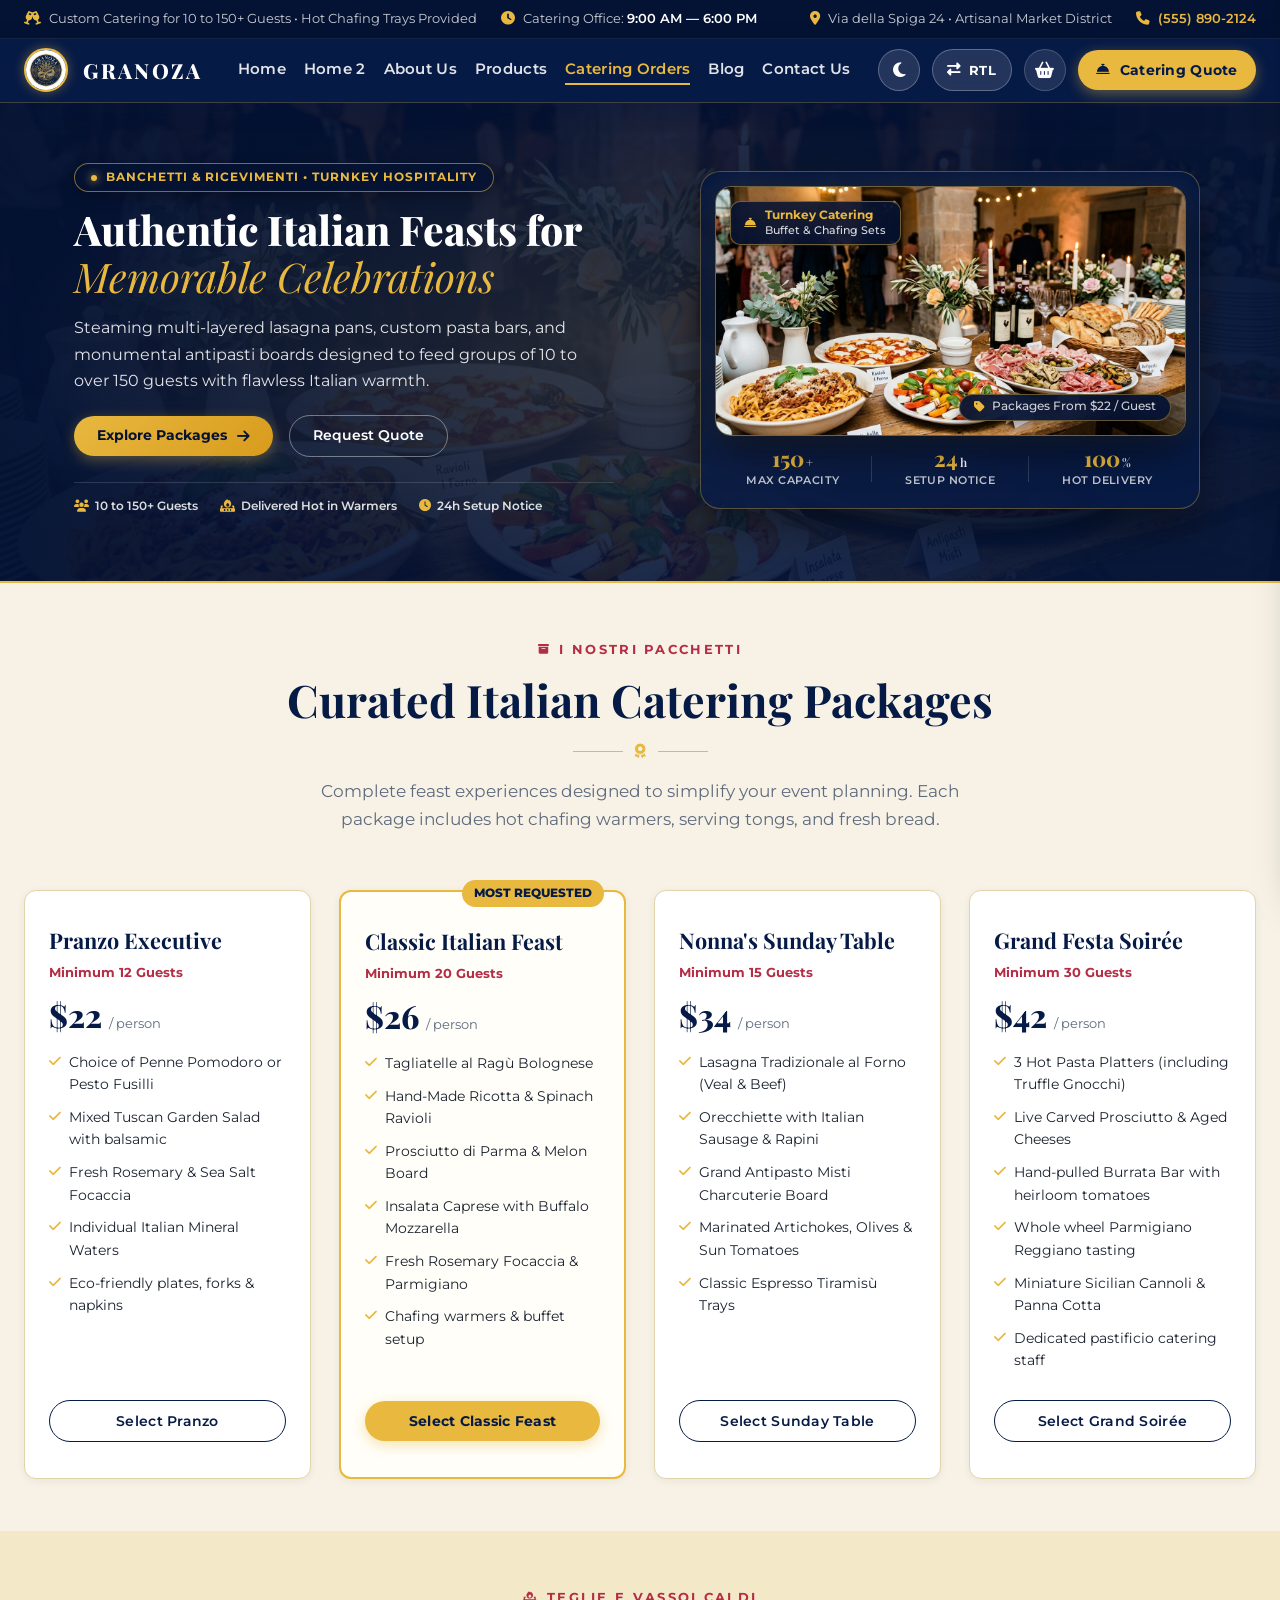
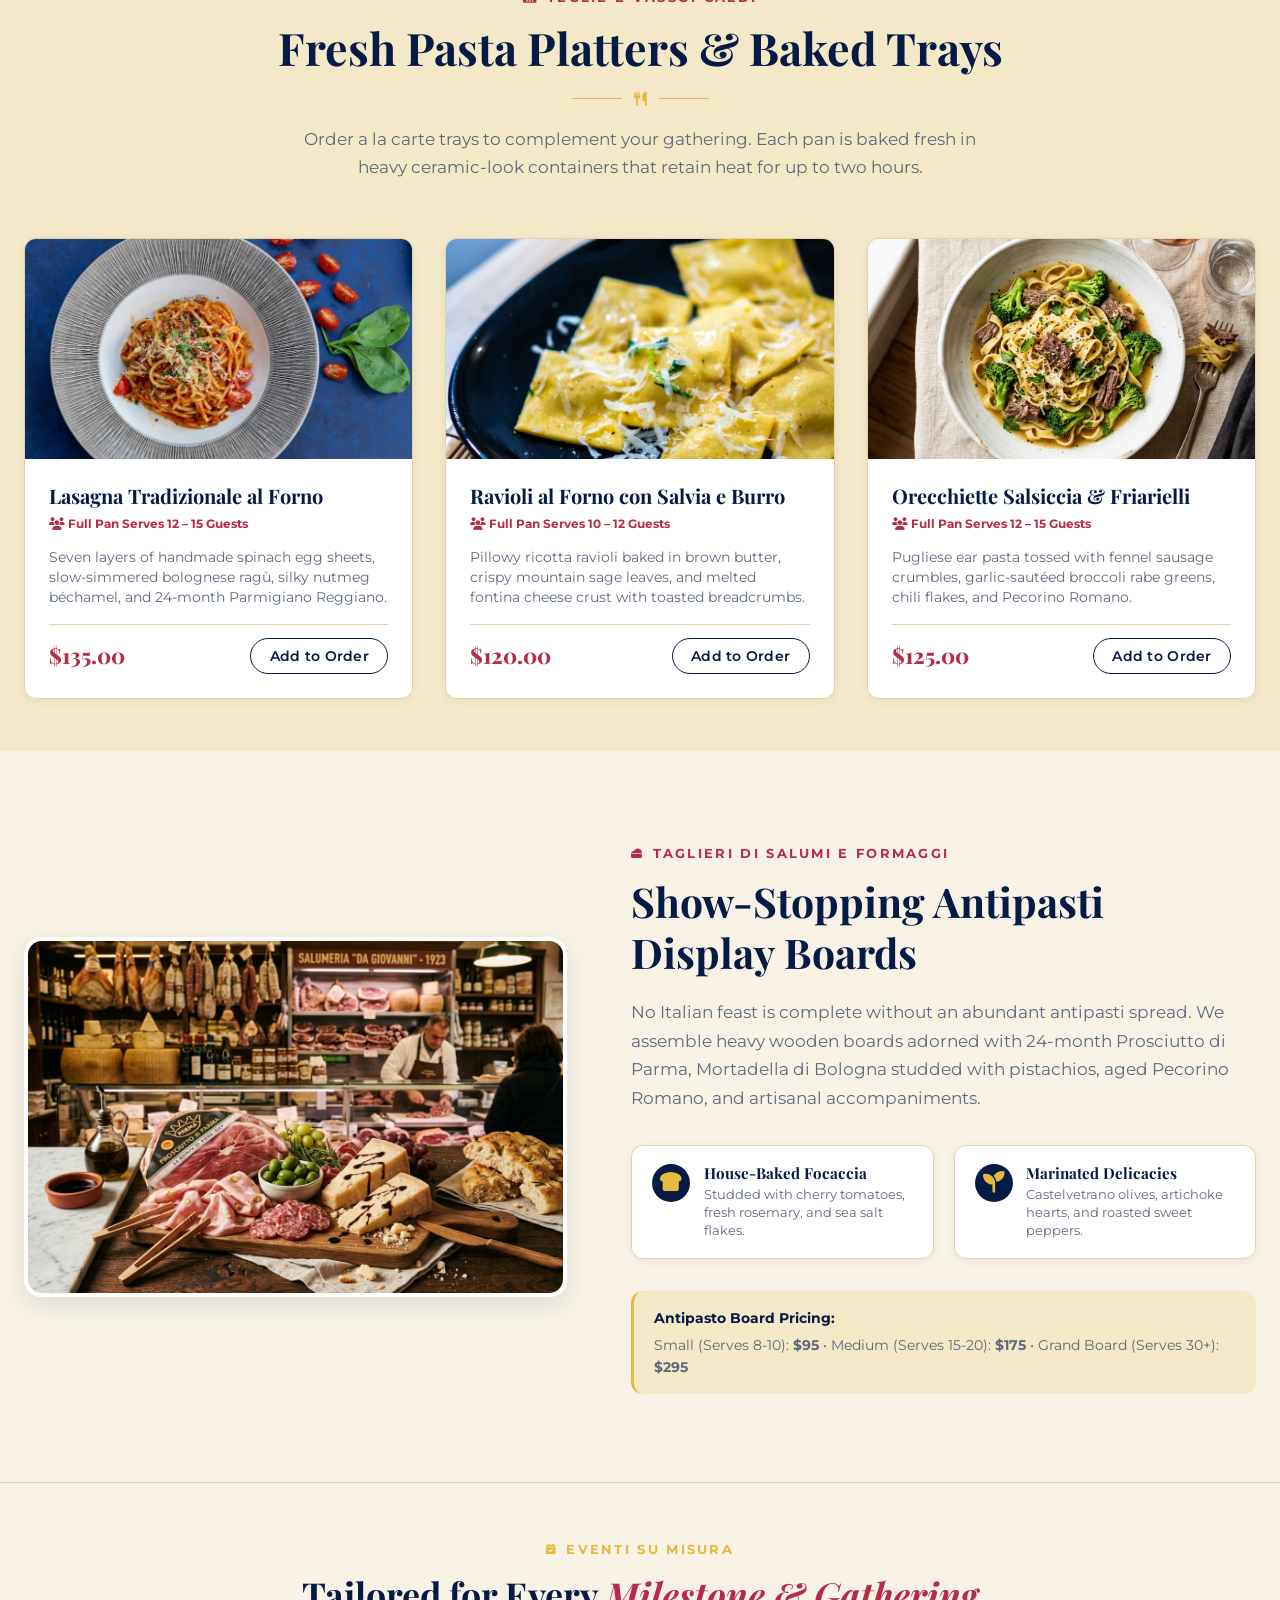
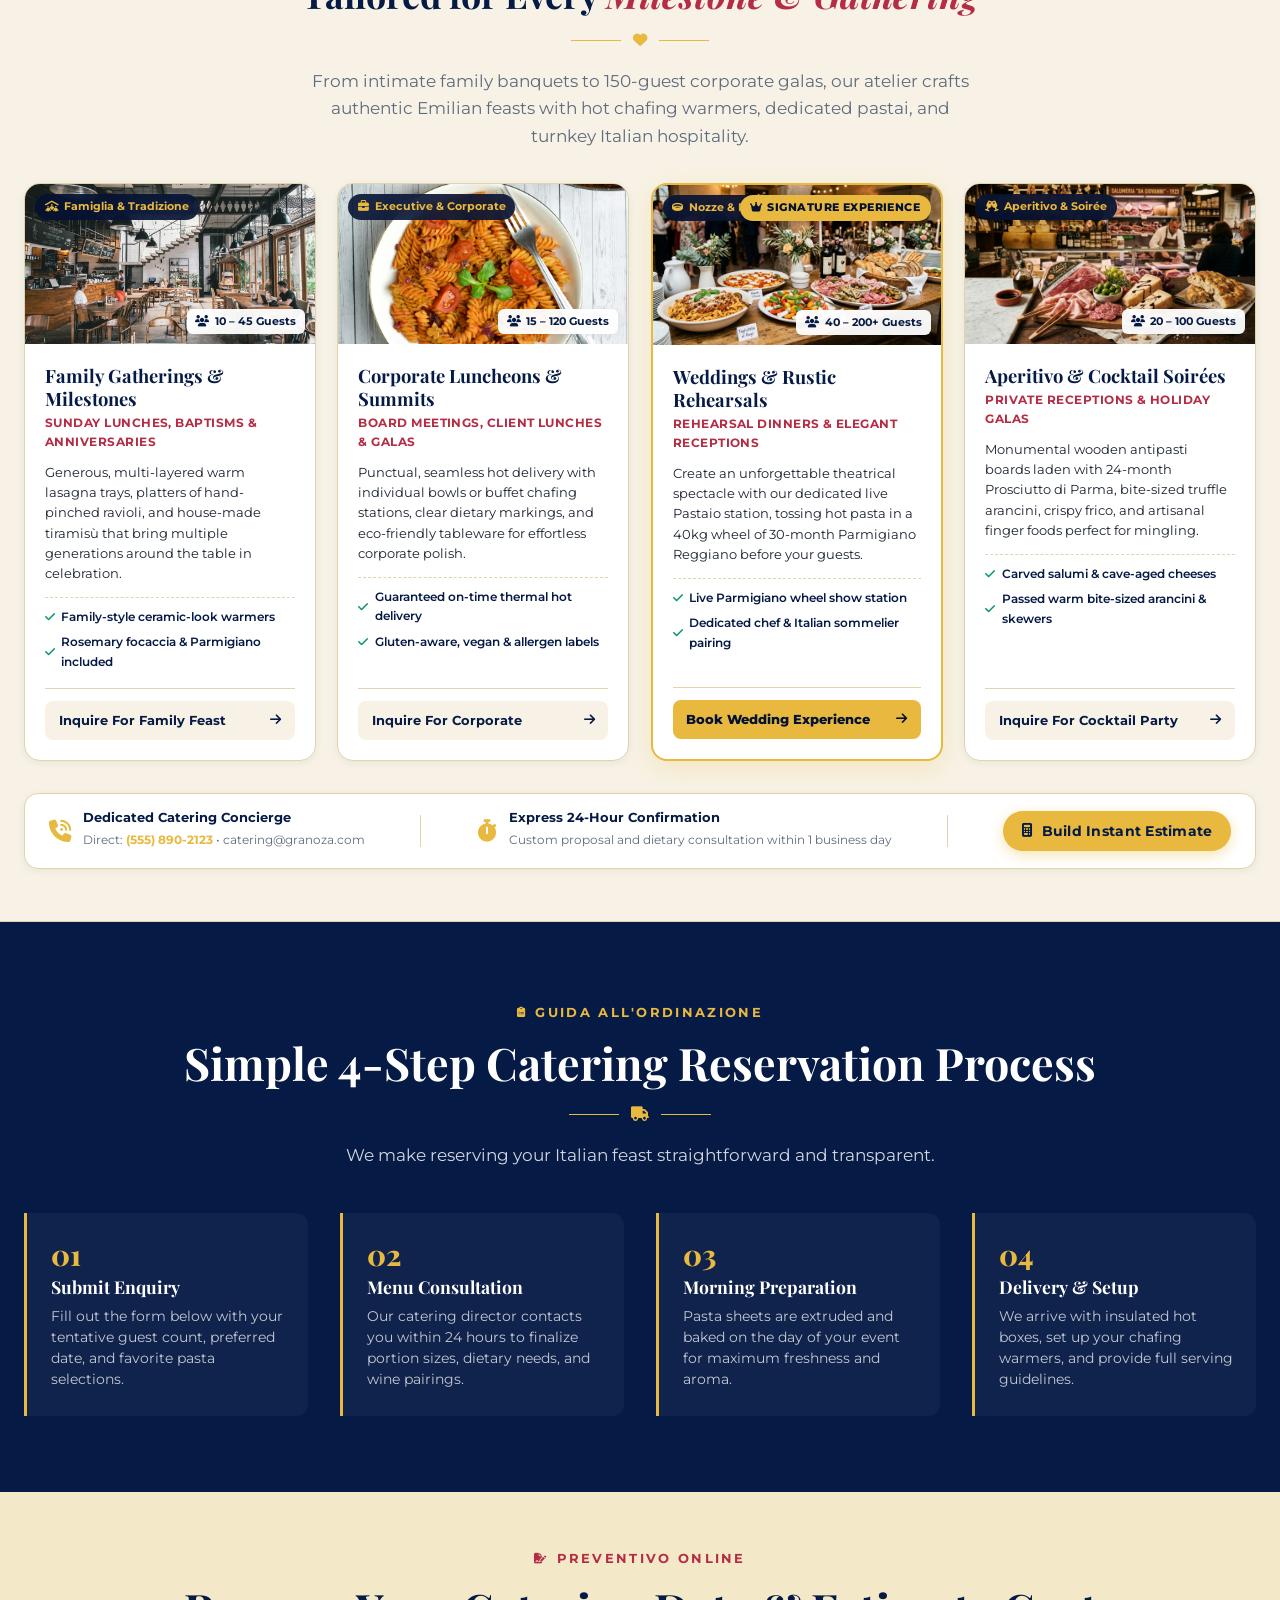
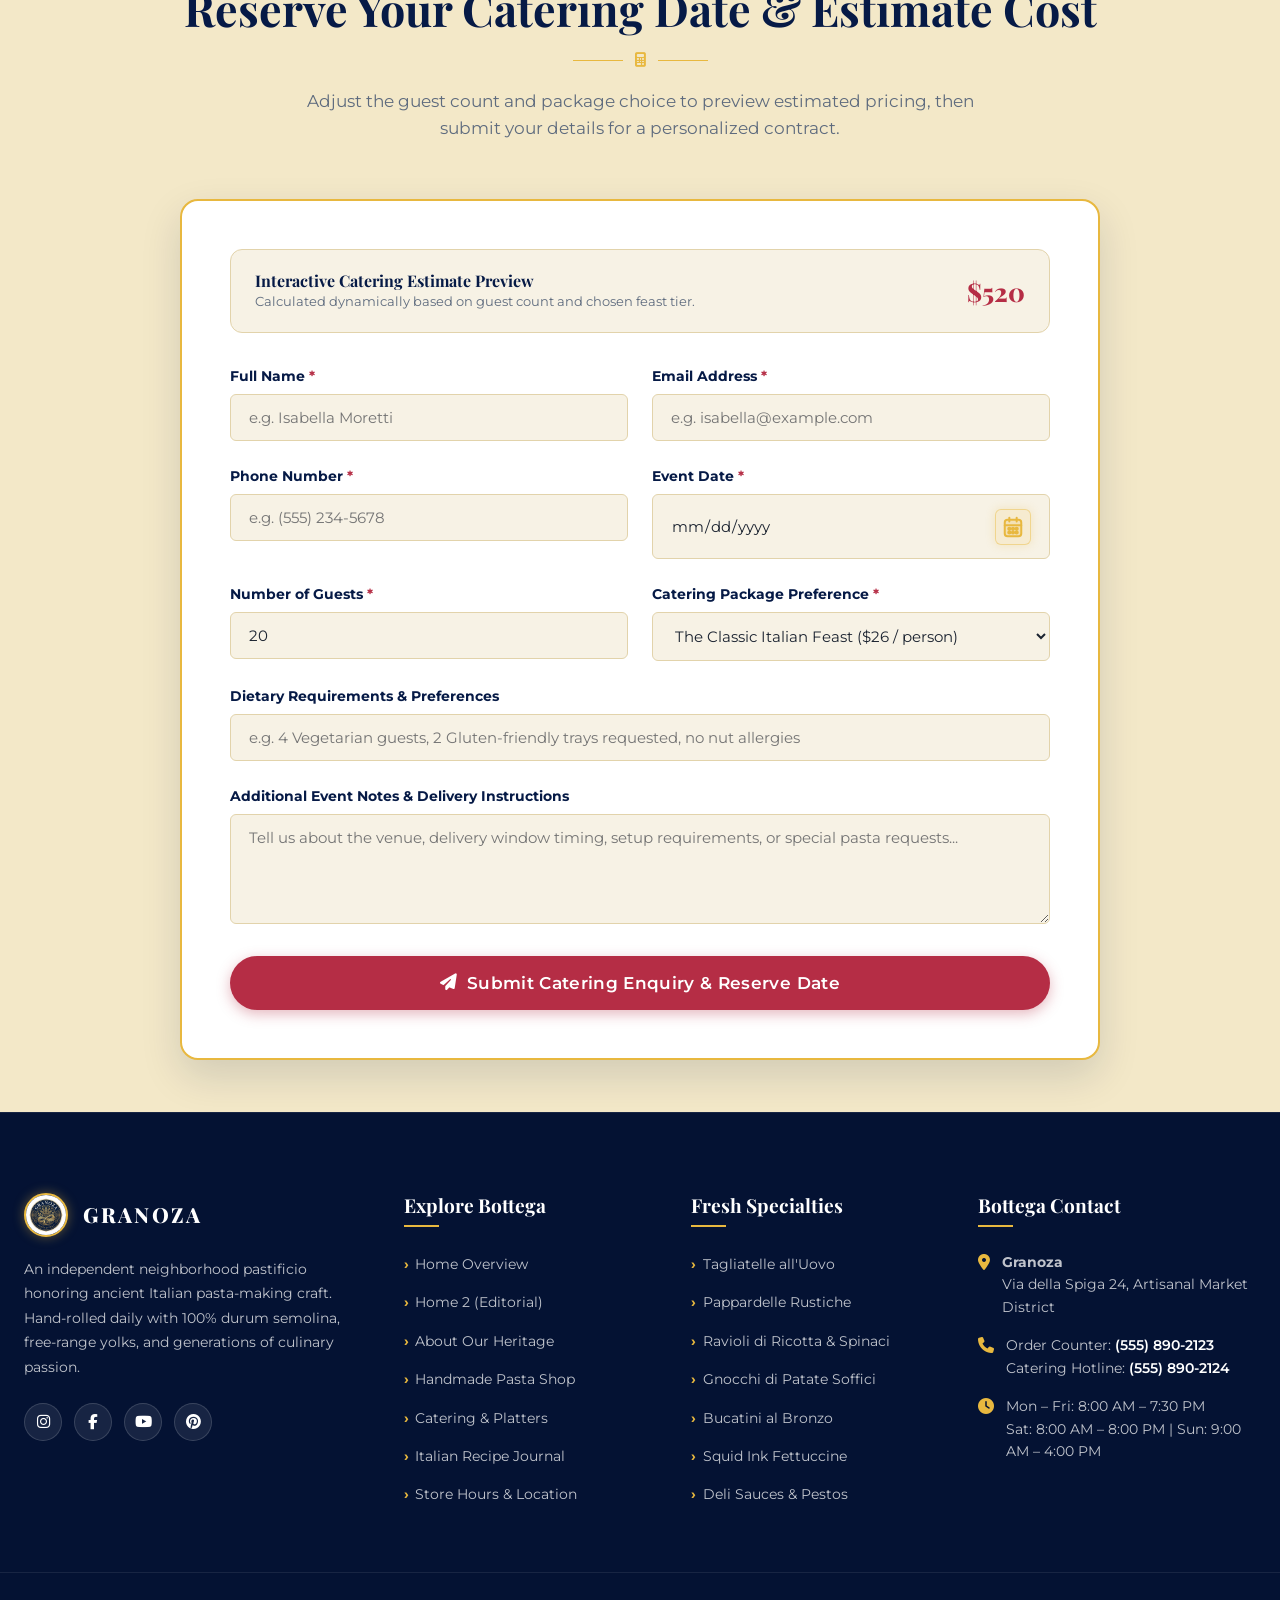
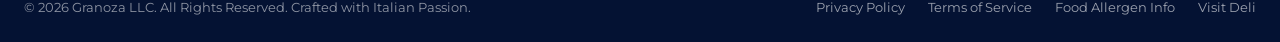
<file: catering.html>
<!DOCTYPE html>
<html lang="en">
<head>
  <meta charset="UTF-8">
  <meta name="viewport" content="width=device-width, initial-scale=1.0">
  <meta name="description" content="Granoza Catering Orders — Generous handmade pasta platters, authentic Italian charcuterie boards, and custom event feasts for weddings, family gatherings, and corporate luncheons.">
  <meta name="keywords" content="Granoza, italian catering, pasta platters catering, lasagna trays catering, antipasti boards, corporate lunch catering, wedding italian buffet">
  <title>Catering Orders &amp; Italian Feast Packages | Granoza</title>
  <link rel="icon" type="image/png" href="images/favicon.png">
  
  <!-- Fonts -->
  <link rel="preconnect" href="https://fonts.googleapis.com">
  <link rel="preconnect" href="https://fonts.gstatic.com" crossorigin>
  <link href="https://fonts.googleapis.com/css2?family=Montserrat:ital,wght@0,300;0,400;0,500;0,600;0,700;1,400&family=Playfair+Display:ital,wght@0,400;0,600;0,700;0,800;0,900;1,400;1,600;1,700&display=swap" rel="stylesheet">
  
  <!-- Font Awesome Icons -->
  <link rel="stylesheet" href="https://cdnjs.cloudflare.com/ajax/libs/font-awesome/6.5.1/css/all.min.css">
  
  <!-- Master Stylesheet -->
  <link rel="stylesheet" href="css/style.css?v=18">
<!-- Theme & RTL Stylesheet -->
  <link rel="stylesheet" href="css/theme_rtl.css?v=18">

  <!-- Immediate Theme & RTL Init Script (prevents flash) -->
  <script>
    (function() {
      try {
        var theme = localStorage.getItem('granoza_theme');
        if (theme === 'dark' || (!theme && window.matchMedia && window.matchMedia('(prefers-color-scheme: dark)').matches)) {
          document.documentElement.setAttribute('data-theme', 'dark');
        } else {
          document.documentElement.setAttribute('data-theme', 'light');
        }
        var dir = localStorage.getItem('granoza_direction');
        if (dir === 'rtl') {
          document.documentElement.setAttribute('dir', 'rtl');
        } else {
          document.documentElement.setAttribute('dir', 'ltr');
        }
      } catch (e) {}
    })();
  </script>
</head>
<body>

  <!-- Top Announcement Bar -->
  <div class="top-bar">
    <div class="container top-bar-inner">
      <div class="top-bar-left">
        <div class="top-bar-item">
          <i class="fa-solid fa-champagne-glasses"></i>
          <span>Custom Catering for 10 to 150+ Guests &bull; Hot Chafing Trays Provided</span>
        </div>
        <div class="top-bar-item">
          <i class="fa-solid fa-clock"></i>
          <span>Catering Office: <strong>9:00 AM — 6:00 PM</strong></span>
        </div>
      </div>
      <div class="top-bar-right">
        <div class="top-bar-item">
          <i class="fa-solid fa-location-dot"></i>
          <span>Via della Spiga 24 &bull; Artisanal Market District</span>
        </div>
        <div class="top-bar-item">
          <i class="fa-solid fa-phone"></i>
          <a href="tel:+15558902124" style="color:var(--golden-yellow); font-weight:600;">(555) 890-2124</a>
        </div>
      </div>
    </div>
  </div>

  <!-- Main Navigation Header -->
  <header class="main-header">
    <div class="container nav-container">
      <a href="index.html" class="brand-logo" aria-label="Granoza Home">
        <div class="brand-logo-icon">
          <img src="images/granoza_logo.jpg" alt="Granoza Logo">
        </div>
        <div class="brand-logo-text">
          <span class="brand-title">GRANOZA</span>
        </div>
      </a>

      <!-- Desktop Navigation Menu -->
      <nav class="nav-menu" aria-label="Primary Navigation">
        <a href="index.html" class="nav-link">Home</a>
        <a href="home2.html" class="nav-link">Home 2</a>
        <a href="about.html" class="nav-link">About Us</a>
        <a href="products.html" class="nav-link">Products</a>
        <a href="catering.html" class="nav-link active">Catering Orders</a>
        <a href="blog.html" class="nav-link">Blog</a>
        <a href="contact.html" class="nav-link">Contact Us</a>
      </nav>

      <!-- Nav Actions -->
      <div class="nav-actions">
                <button type="button" class="theme-toggle-btn" id="themeToggleBtn" aria-label="Toggle Dark / Light Theme" title="Toggle Theme">
          <i class="fa-solid fa-moon"></i>
        </button>
        <button type="button" class="rtl-toggle-btn" id="rtlToggleBtn" aria-label="Toggle RTL / LTR Layout" title="Toggle RTL / LTR">
          <i class="fa-solid fa-right-left"></i>
          <span class="rtl-text">RTL</span>
        </button>
<button type="button" class="cart-toggle-btn d-none-mobile" aria-label="Open Cart Order Drawer">
          <i class="fa-solid fa-basket-shopping"></i>
          <span class="cart-badge">0</span>
        </button>
        <a href="#catering-form-section" class="btn btn-gold btn-sm d-none-mobile">
          <i class="fa-solid fa-bell-concierge"></i> Catering Quote
        </a>
        <button type="button" class="hamburger-btn" aria-label="Toggle Navigation Drawer">
          <span class="hamburger-line"></span>
          <span class="hamburger-line"></span>
          <span class="hamburger-line"></span>
        </button>
      </div>
    </div>
  </header>

  <!-- Mobile Navigation Overlay & Drawer -->
  <div class="mobile-nav-overlay"></div>
  <aside class="mobile-nav-drawer" aria-label="Mobile Navigation">
    <div class="mobile-nav-header">
      <div class="brand-logo-text">
        <span class="brand-title">GRANOZA</span>
      </div>
      <div class="mobile-nav-controls">
        <button type="button" class="theme-toggle-btn mobile-theme-btn" aria-label="Toggle Dark / Light Theme" title="Toggle Theme">
          <i class="fa-solid fa-moon"></i>
        </button>
        <button type="button" class="rtl-toggle-btn mobile-rtl-btn" aria-label="Toggle RTL / LTR Layout" title="Toggle RTL / LTR">
          <i class="fa-solid fa-right-left"></i>
          <span class="rtl-text">RTL</span>
        </button>
      
        <button type="button" class="cart-toggle-btn mobile-cart-btn mobile-cart-trigger" aria-label="Open Shopping Cart" title="Open Basket">
          <i class="fa-solid fa-basket-shopping"></i>
          <span class="cart-badge cart-badge-count">0</span>
        </button>
      </div>

      <button type="button" class="mobile-nav-close" aria-label="Close Mobile Nav">&times;</button>
    </div>
    <div class="mobile-nav-links">
      <a href="#" class="mobile-nav-link mobile-cart-trigger" aria-label="Open Shopping Cart">
        <span class="mobile-cart-label-wrap">
          <i class="fa-solid fa-basket-shopping" style="color:var(--golden-yellow); margin-right:8px; font-size:1.1rem;"></i>
          <span>Order Basket / Cart</span>
        </span>
        <span class="mobile-cart-badge-pill">
          <strong class="cart-badge-count">0</strong> items
          <i class="fa-solid fa-angle-right" style="margin-left:6px; font-size:0.75rem; opacity:0.75;"></i>
        </span>
      </a>
      <a href="index.html" class="mobile-nav-link"><span>Home</span> <i class="fa-solid fa-angle-right"></i></a>
      <a href="home2.html" class="mobile-nav-link"><span>Home 2 (Editorial)</span> <i class="fa-solid fa-angle-right"></i></a>
      <a href="about.html" class="mobile-nav-link"><span>About Our Story</span> <i class="fa-solid fa-angle-right"></i></a>
      <a href="products.html" class="mobile-nav-link"><span>Pasta & Deli Shop</span> <i class="fa-solid fa-angle-right"></i></a>
      <a href="catering.html" class="mobile-nav-link active"><span>Catering & Platters</span> <i class="fa-solid fa-angle-right"></i></a>
      <a href="blog.html" class="mobile-nav-link"><span>Culinary Journal</span> <i class="fa-solid fa-angle-right"></i></a>
      <a href="contact.html" class="mobile-nav-link"><span>Contact & Location</span> <i class="fa-solid fa-angle-right"></i></a>
    </div>
    <div class="mobile-nav-footer">
      <a href="#catering-form-section" class="btn btn-primary btn-sm" style="width:100%;">
        <i class="fa-solid fa-calendar-check"></i> Book Catering Order
      </a>
      <div class="mobile-deli-info">
        <p><i class="fa-solid fa-shop" style="color:var(--golden-yellow);"></i> Open Mon–Sat 8:00 AM – 7:30 PM</p>
        <p><i class="fa-solid fa-phone" style="color:var(--golden-yellow);"></i> (555) 890-2124</p>
      </div>
    </div>
  </aside>

  <!-- Cart / Order Drawer -->
  <aside class="cart-drawer" aria-label="Order Cart Basket">
    <div class="cart-drawer-header">
      <h3><i class="fa-solid fa-basket-shopping"></i> Your Pasta Basket</h3>
      <button type="button" class="cart-close-btn" aria-label="Close Cart">&times;</button>
    </div>
    <div class="cart-items-container">
      <!-- Populated via JavaScript -->
    </div>
    <div class="cart-drawer-footer">
      <div class="cart-subtotal-row">
        <span>Order Subtotal:</span>
        <span class="cart-subtotal-amount">$0.00</span>
      </div>
      <p class="cart-note">Freshly made pasta orders are chilled and boxed in insulated thermal sleeves with cooking instructions.</p>
      <button type="button" class="btn btn-primary btn-cart-checkout" style="width:100%;">
        <i class="fa-solid fa-circle-check"></i> Proceed to Order Reservation
      </button>
      <button type="button" class="btn btn-outline-navy btn-sm" onclick="showToast('Your basket has been saved for local pickup!','info')" style="width:100%;">
        Save For Later
      </button>
    </div>
  </aside>

    <!-- =========================================================================
       SECTION 1: HERO — BALANCED CINEMATIC SPLIT (UNIFIED HEIGHT: 500PX)
       ========================================================================= -->
  <section class="catering-hero-section" id="hero-section">
    <div class="hero-bg-layers">
      <div class="hero-bg-overlay"></div>
      <img src="images/catering_spread.jpg" class="hero-bg-img" alt="Spectacular Italian banquet catering spread"
        onerror="this.src='images/italian_dining.jpg'">
    </div>
    <div class="container hero-cinematic-inner">
      <div class="hero-left-column">
        <div class="hero-tag-line">
          <span class="hero-tag-dot"></span>
          <span>Banchetti &amp; Ricevimenti &bull; Turnkey Hospitality</span>
        </div>
        <h1>Authentic Italian Feasts for <br><em class="hero-italic-accent">Memorable Celebrations</em></h1>
        <p class="hero-desc">Steaming multi-layered lasagna pans, custom pasta bars, and monumental antipasti boards designed to feed groups of 10 to over 150 guests with flawless Italian warmth.</p>
        <div class="hero-cta-row">
          <a href="#catering-packages" class="hero-cta-primary">
            <span>Explore Packages</span>
            <i class="fa-solid fa-arrow-right"></i>
          </a>
          <a href="#catering-form-section" class="hero-cta-ghost">Request Quote</a>
        </div>
        <div class="hero-trust-row">
          <div class="htr-item"><i class="fa-solid fa-users"></i> 10 to 150+ Guests</div>
          <div class="htr-item"><i class="fa-solid fa-fire-burner"></i> Delivered Hot in Warmers</div>
          <div class="htr-item"><i class="fa-solid fa-clock"></i> 24h Setup Notice</div>
        </div>
      </div>
      <div class="hero-right-column">
        <div class="hero-card-showcase">
          <div class="hero-image-float">
            <img src="images/catering_spread.jpg" alt="Italian feast spread"
              onerror="this.src='images/kitchen.jpg'">
            <div class="hero-float-badge">
              <i class="fa-solid fa-bell-concierge"></i>
              <span>Turnkey Catering<br><small>Buffet &amp; Chafing Sets</small></span>
            </div>
            <div class="hero-rating-pill">
              <i class="fa-solid fa-tag"></i>
              <span>Packages From $22 / Guest</span>
            </div>
          </div>
          <div class="hero-stat-tower">
            <div class="hero-stat-block">
              <span class="hsb-number">150<small>+</small></span>
              <span class="hsb-label">Max Capacity</span>
            </div>
            <div class="hsb-divider"></div>
            <div class="hero-stat-block">
              <span class="hsb-number">24<small>h</small></span>
              <span class="hsb-label">Setup Notice</span>
            </div>
            <div class="hsb-divider"></div>
            <div class="hero-stat-block">
              <span class="hsb-number">100<small>%</small></span>
              <span class="hsb-label">Hot Delivery</span>
            </div>
          </div>
        </div>
      </div>
    </div>
  </section>

  <!-- =========================================================================
       SECTION 2: CATERING PACKAGES
       ========================================================================= -->
  <section class="catering-packages-section" id="catering-packages">
    <div class="container">
      <div class="section-header">
        <span class="eyebrow"><i class="fa-solid fa-box-archive"></i> I Nostri Pacchetti</span>
        <h2>Curated Italian Catering Packages</h2>
        <div class="gold-divider"><i class="fa-solid fa-award"></i></div>
        <p>Complete feast experiences designed to simplify your event planning. Each package includes hot chafing warmers, serving tongs, and fresh bread.</p>
      </div>

      <div class="package-cards-grid">
        <!-- Package 1: Corporate Lunch -->
        <div class="package-card">
          <h3>Pranzo Executive</h3>
          <span class="package-serves">Minimum 12 Guests</span>
          <div class="package-price">$22 <span>/ person</span></div>
          <ul class="package-items-list">
            <li><i class="fa-solid fa-check"></i> Choice of Penne Pomodoro or Pesto Fusilli</li>
            <li><i class="fa-solid fa-check"></i> Mixed Tuscan Garden Salad with balsamic</li>
            <li><i class="fa-solid fa-check"></i> Fresh Rosemary &amp; Sea Salt Focaccia</li>
            <li><i class="fa-solid fa-check"></i> Individual Italian Mineral Waters</li>
            <li><i class="fa-solid fa-check"></i> Eco-friendly plates, forks &amp; napkins</li>
          </ul>
          <a href="#catering-form-section" class="btn btn-outline-navy btn-sm" style="margin-top:auto;">Select Pranzo</a>
        </div>

        <!-- Package 2: The Classic Italian Feast (Popular) -->
        <div class="package-card popular">
          <span class="popular-ribbon">Most Requested</span>
          <h3>Classic Italian Feast</h3>
          <span class="package-serves">Minimum 20 Guests</span>
          <div class="package-price">$26 <span>/ person</span></div>
          <ul class="package-items-list">
            <li><i class="fa-solid fa-check"></i> Tagliatelle al Ragù Bolognese</li>
            <li><i class="fa-solid fa-check"></i> Hand-Made Ricotta &amp; Spinach Ravioli</li>
            <li><i class="fa-solid fa-check"></i> Prosciutto di Parma &amp; Melon Board</li>
            <li><i class="fa-solid fa-check"></i> Insalata Caprese with Buffalo Mozzarella</li>
            <li><i class="fa-solid fa-check"></i> Fresh Rosemary Focaccia &amp; Parmigiano</li>
            <li><i class="fa-solid fa-check"></i> Chafing warmers &amp; buffet setup</li>
          </ul>
          <a href="#catering-form-section" class="btn btn-gold btn-sm" style="margin-top:auto;">Select Classic Feast</a>
        </div>

        <!-- Package 3: Nonna's Sunday Table -->
        <div class="package-card">
          <h3>Nonna's Sunday Table</h3>
          <span class="package-serves">Minimum 15 Guests</span>
          <div class="package-price">$34 <span>/ person</span></div>
          <ul class="package-items-list">
            <li><i class="fa-solid fa-check"></i> Lasagna Tradizionale al Forno (Veal &amp; Beef)</li>
            <li><i class="fa-solid fa-check"></i> Orecchiette with Italian Sausage &amp; Rapini</li>
            <li><i class="fa-solid fa-check"></i> Grand Antipasto Misti Charcuterie Board</li>
            <li><i class="fa-solid fa-check"></i> Marinated Artichokes, Olives &amp; Sun Tomatoes</li>
            <li><i class="fa-solid fa-check"></i> Classic Espresso Tiramisù Trays</li>
          </ul>
          <a href="#catering-form-section" class="btn btn-outline-navy btn-sm" style="margin-top:auto;">Select Sunday Table</a>
        </div>

        <!-- Package 4: Grand Antipasto & Wine Soirée -->
        <div class="package-card">
          <h3>Grand Festa Soirée</h3>
          <span class="package-serves">Minimum 30 Guests</span>
          <div class="package-price">$42 <span>/ person</span></div>
          <ul class="package-items-list">
            <li><i class="fa-solid fa-check"></i> 3 Hot Pasta Platters (including Truffle Gnocchi)</li>
            <li><i class="fa-solid fa-check"></i> Live Carved Prosciutto &amp; Aged Cheeses</li>
            <li><i class="fa-solid fa-check"></i> Hand-pulled Burrata Bar with heirloom tomatoes</li>
            <li><i class="fa-solid fa-check"></i> Whole wheel Parmigiano Reggiano tasting</li>
            <li><i class="fa-solid fa-check"></i> Miniature Sicilian Cannoli &amp; Panna Cotta</li>
            <li><i class="fa-solid fa-check"></i> Dedicated pastificio catering staff</li>
          </ul>
          <a href="#catering-form-section" class="btn btn-outline-navy btn-sm" style="margin-top:auto;">Select Grand Soirée</a>
        </div>
      </div>
    </div>
  </section>

  <!-- =========================================================================
       SECTION 3: FRESH PASTA PLATTERS (HOT BUFFET TRAYS)
       ========================================================================= -->
  <section class="catering-platters-section">
    <div class="container">
      <div class="section-header">
        <span class="eyebrow"><i class="fa-solid fa-fire-burner"></i> Teglie e Vassoi Caldi</span>
        <h2>Fresh Pasta Platters &amp; Baked Trays</h2>
        <div class="gold-divider"><i class="fa-solid fa-utensils"></i></div>
        <p>Order a la carte trays to complement your gathering. Each pan is baked fresh in heavy ceramic-look containers that retain heat for up to two hours.</p>
      </div>

      <div class="platters-grid">
        <div class="platter-card">
          <div class="platter-thumb">
            <img src="images/recipe_bolognese.jpg" alt="Deep pan of Lasagna al Forno with bechamel and meat sauce" onerror="this.src='images/bowl_dish_1.jpg'">
          </div>
          <div class="platter-content">
            <h4>Lasagna Tradizionale al Forno</h4>
            <div class="platter-yield"><i class="fa-solid fa-users"></i> Full Pan Serves 12 – 15 Guests</div>
            <p>Seven layers of handmade spinach egg sheets, slow-simmered bolognese ragù, silky nutmeg béchamel, and 24-month Parmigiano Reggiano.</p>
            <div class="platter-footer">
              <span style="font-family:var(--font-serif); font-size:1.35rem; font-weight:800; color:var(--tomato-red);">$135.00</span>
              <button class="btn btn-outline-navy btn-sm" onclick="showToast('Added Lasagna Tray to enquiry notes!','info')">Add to Order</button>
            </div>
          </div>
        </div>

        <div class="platter-card">
          <div class="platter-thumb">
            <img src="images/recipe_ravioli.jpg" alt="Platter of Ricotta and Spinach Ravioli in brown sage butter" onerror="this.src='images/ravioli.jpg'">
          </div>
          <div class="platter-content">
            <h4>Ravioli al Forno con Salvia e Burro</h4>
            <div class="platter-yield"><i class="fa-solid fa-users"></i> Full Pan Serves 10 – 12 Guests</div>
            <p>Pillowy ricotta ravioli baked in brown butter, crispy mountain sage leaves, and melted fontina cheese crust with toasted breadcrumbs.</p>
            <div class="platter-footer">
              <span style="font-family:var(--font-serif); font-size:1.35rem; font-weight:800; color:var(--tomato-red);">$120.00</span>
              <button class="btn btn-outline-navy btn-sm" onclick="showToast('Added Ravioli Tray to enquiry notes!','info')">Add to Order</button>
            </div>
          </div>
        </div>

        <div class="platter-card">
          <div class="platter-thumb">
            <img src="images/bowl_dish_3.jpg" alt="Pan of Orecchiette with Italian Sausage and Rapini" onerror="this.src='images/prod_orecchiette.jpg'">
          </div>
          <div class="platter-content">
            <h4>Orecchiette Salsiccia &amp; Friarielli</h4>
            <div class="platter-yield"><i class="fa-solid fa-users"></i> Full Pan Serves 12 – 15 Guests</div>
            <p>Pugliese ear pasta tossed with fennel sausage crumbles, garlic-sautéed broccoli rabe greens, chili flakes, and Pecorino Romano.</p>
            <div class="platter-footer">
              <span style="font-family:var(--font-serif); font-size:1.35rem; font-weight:800; color:var(--tomato-red);">$125.00</span>
              <button class="btn btn-outline-navy btn-sm" onclick="showToast('Added Orecchiette Tray to enquiry notes!','info')">Add to Order</button>
            </div>
          </div>
        </div>
      </div>
    </div>
  </section>

  <!-- =========================================================================
       SECTION 4: ITALIAN DELI SELECTIONS & CHARCUTERIE BOARDS
       ========================================================================= -->
  <section class="deli-intro-section" style="background-color:var(--warm-ivory);">
    <div class="container intro-grid">
      <div class="intro-media">
        <div class="intro-image-frame">
          <img src="images/deli_charcuterie.jpg" alt="Artisan Italian charcuterie platter with mortadella, prosciutto, and cheese" onerror="this.src='images/italian_dining.jpg'">
        </div>
      </div>
      <div class="intro-content">
        <span class="eyebrow"><i class="fa-solid fa-cheese"></i> Taglieri di Salumi e Formaggi</span>
        <h2>Show-Stopping Antipasti Display Boards</h2>
        <p>
          No Italian feast is complete without an abundant antipasti spread. We assemble heavy wooden boards adorned with 24-month Prosciutto di Parma, Mortadella di Bologna studded with pistachios, aged Pecorino Romano, and artisanal accompaniments.
        </p>
        <div class="intro-features-list">
          <div class="intro-feature-card">
            <div class="intro-feature-icon"><i class="fa-solid fa-bread-slice"></i></div>
            <div>
              <h4>House-Baked Focaccia</h4>
              <p>Studded with cherry tomatoes, fresh rosemary, and sea salt flakes.</p>
            </div>
          </div>
          <div class="intro-feature-card">
            <div class="intro-feature-icon"><i class="fa-solid fa-seedling"></i></div>
            <div>
              <h4>Marinated Delicacies</h4>
              <p>Castelvetrano olives, artichoke hearts, and roasted sweet peppers.</p>
            </div>
          </div>
        </div>
        <div style="background:var(--creamy-beige); padding:1rem 1.25rem; border-radius:var(--radius-md); border-left:3px solid var(--golden-yellow); margin-top:1rem;">
          <div style="font-size:0.85rem; font-weight:700; color:var(--navy-deep);">Antipasto Board Pricing:</div>
          <div style="font-size:0.85rem; color:var(--text-muted); margin-top:0.25rem;">
            Small (Serves 8-10): <strong>$95</strong> &bull; Medium (Serves 15-20): <strong>$175</strong> &bull; Grand Board (Serves 30+): <strong>$295</strong>
          </div>
        </div>
      </div>
    </div>
  </section>

    <!-- =========================================================================
       SECTION 5: CELEBRATIONS, WEDDINGS & CORPORATE EVENTS (BESPOKE ATELIER REDESIGN)
       ========================================================================= -->
  <section class="catering-events-section" id="catering-occasions">
    <div class="container">
      <div class="section-header">
        <span class="eyebrow eyebrow-gold"><i class="fa-solid fa-calendar-check"></i> Eventi su Misura</span>
        <h2>Tailored for Every <em>Milestone &amp; Gathering</em></h2>
        <div class="gold-divider"><i class="fa-solid fa-heart"></i></div>
        <p>From intimate family banquets to 150-guest corporate galas, our atelier crafts authentic Emilian feasts with hot chafing warmers, dedicated pastai, and turnkey Italian hospitality.</p>
      </div>

      <div class="occasions-cards-grid">
        <!-- Occasion 1: Family Gatherings -->
        <article class="occ-card">
          <div class="occ-media">
            <img src="images/italian_dining.jpg" alt="Italian family sharing dinner around a warm table" onerror="this.src='images/bowl_dish_1.jpg'">
            <span class="occ-tag"><i class="fa-solid fa-people-roof"></i> Famiglia &amp; Tradizione</span>
            <span class="occ-capacity-pill"><i class="fa-solid fa-users"></i> 10 &ndash; 45 Guests</span>
          </div>
          <div class="occ-body">
            <h3>Family Gatherings &amp; Milestones</h3>
            <span class="occ-sub">Sunday Lunches, Baptisms &amp; Anniversaries</span>
            <p>Generous, multi-layered warm lasagna trays, platters of hand-pinched ravioli, and house-made tiramisù that bring multiple generations around the table in celebration.</p>
            <div class="occ-perks">
              <span><i class="fa-solid fa-check"></i> Family-style ceramic-look warmers</span>
              <span><i class="fa-solid fa-check"></i> Rosemary focaccia &amp; Parmigiano included</span>
            </div>
            <div class="occ-footer">
              <a href="#catering-form-section" class="occ-link-btn" onclick="selectEventTier('sunday', 'Family Milestone Gathering')">
                <span>Inquire For Family Feast</span>
                <i class="fa-solid fa-arrow-right"></i>
              </a>
            </div>
          </div>
        </article>

        <!-- Occasion 2: Corporate Luncheons -->
        <article class="occ-card">
          <div class="occ-media">
            <img src="images/hero_products.jpg" alt="Italian pasta buffet catering display" onerror="this.src='images/kitchen.jpg'">
            <span class="occ-tag"><i class="fa-solid fa-briefcase"></i> Executive &amp; Corporate</span>
            <span class="occ-capacity-pill"><i class="fa-solid fa-users"></i> 15 &ndash; 120 Guests</span>
          </div>
          <div class="occ-body">
            <h3>Corporate Luncheons &amp; Summits</h3>
            <span class="occ-sub">Board Meetings, Client Lunches &amp; Galas</span>
            <p>Punctual, seamless hot delivery with individual bowls or buffet chafing stations, clear dietary markings, and eco-friendly tableware for effortless corporate polish.</p>
            <div class="occ-perks">
              <span><i class="fa-solid fa-check"></i> Guaranteed on-time thermal hot delivery</span>
              <span><i class="fa-solid fa-check"></i> Gluten-aware, vegan &amp; allergen labels</span>
            </div>
            <div class="occ-footer">
              <a href="#catering-form-section" class="occ-link-btn" onclick="selectEventTier('pranzo', 'Corporate Luncheon')">
                <span>Inquire For Corporate</span>
                <i class="fa-solid fa-arrow-right"></i>
              </a>
            </div>
          </div>
        </article>

        <!-- Occasion 3: Weddings & Rehearsals (Featured Card!) -->
        <article class="occ-card occ-card-featured">
          <div class="occ-featured-badge"><i class="fa-solid fa-crown"></i> Signature Experience</div>
          <div class="occ-media">
            <img src="images/catering_spread.jpg" alt="Grand wedding catering spread with pasta, antipasti and wine" onerror="this.src='images/italian_dining.jpg'">
            <span class="occ-tag"><i class="fa-solid fa-ring"></i> Nozze &amp; Ricevimenti</span>
            <span class="occ-capacity-pill"><i class="fa-solid fa-users"></i> 40 &ndash; 200+ Guests</span>
          </div>
          <div class="occ-body">
            <h3>Weddings &amp; Rustic Rehearsals</h3>
            <span class="occ-sub">Rehearsal Dinners &amp; Elegant Receptions</span>
            <p>Create an unforgettable theatrical spectacle with our dedicated live Pastaio station, tossing hot pasta in a 40kg wheel of 30-month Parmigiano Reggiano before your guests.</p>
            <div class="occ-perks">
              <span><i class="fa-solid fa-check"></i> Live Parmigiano wheel show station</span>
              <span><i class="fa-solid fa-check"></i> Dedicated chef &amp; Italian sommelier pairing</span>
            </div>
            <div class="occ-footer">
              <a href="#catering-form-section" class="occ-link-btn occ-btn-gold" onclick="selectEventTier('grand', 'Wedding & Rehearsal Dinner')">
                <span>Book Wedding Experience</span>
                <i class="fa-solid fa-arrow-right"></i>
              </a>
            </div>
          </div>
        </article>

        <!-- Occasion 4: Cocktail Parties -->
        <article class="occ-card">
          <div class="occ-media">
            <img src="images/deli_charcuterie.jpg" alt="Artisan Italian charcuterie and antipasti display board" onerror="this.src='images/hanging_lamp.jpg'">
            <span class="occ-tag"><i class="fa-solid fa-champagne-glasses"></i> Aperitivo &amp; Soirée</span>
            <span class="occ-capacity-pill"><i class="fa-solid fa-users"></i> 20 &ndash; 100 Guests</span>
          </div>
          <div class="occ-body">
            <h3>Aperitivo &amp; Cocktail Soirées</h3>
            <span class="occ-sub">Private Receptions &amp; Holiday Galas</span>
            <p>Monumental wooden antipasti boards laden with 24-month Prosciutto di Parma, bite-sized truffle arancini, crispy frico, and artisanal finger foods perfect for mingling.</p>
            <div class="occ-perks">
              <span><i class="fa-solid fa-check"></i> Carved salumi &amp; cave-aged cheeses</span>
              <span><i class="fa-solid fa-check"></i> Passed warm bite-sized arancini &amp; skewers</span>
            </div>
            <div class="occ-footer">
              <a href="#catering-form-section" class="occ-link-btn" onclick="selectEventTier('classic', 'Cocktail Soirée & Aperitivo')">
                <span>Inquire For Cocktail Party</span>
                <i class="fa-solid fa-arrow-right"></i>
              </a>
            </div>
          </div>
        </article>
      </div>

      <!-- Reassurance Concierge Strip -->
      <div class="occ-concierge-strip">
        <div class="ocs-item">
          <i class="fa-solid fa-phone-volume"></i>
          <div>
            <strong>Dedicated Catering Concierge</strong>
            <span>Direct: <a href="tel:+15558902123" style="color:var(--golden-yellow); font-weight:700;">(555) 890-2123</a> &bull; catering@granoza.com</span>
          </div>
        </div>
        <div class="ocs-divider"></div>
        <div class="ocs-item">
          <i class="fa-solid fa-stopwatch"></i>
          <div>
            <strong>Express 24-Hour Confirmation</strong>
            <span>Custom proposal and dietary consultation within 1 business day</span>
          </div>
        </div>
        <div class="ocs-divider"></div>
        <div class="ocs-action">
          <a href="#catering-form-section" class="btn btn-gold btn-sm">
            <i class="fa-solid fa-calculator"></i> Build Instant Estimate
          </a>
        </div>
      </div>
    </div>
  </section>

  <!-- =========================================================================
       SECTION 6: ORDERING INSTRUCTIONS & LOGISTICS
       ========================================================================= -->
  <section class="catering-instructions-section">
    <div class="container">
      <div class="section-header text-light">
        <span class="eyebrow eyebrow-gold"><i class="fa-solid fa-clipboard-list"></i> Guida all'Ordinazione</span>
        <h2>Simple 4-Step Catering Reservation Process</h2>
        <div class="gold-divider"><i class="fa-solid fa-truck"></i></div>
        <p>We make reserving your Italian feast straightforward and transparent.</p>
      </div>

      <div class="instructions-row">
        <div class="instruction-step">
          <div class="instruction-step-num">01</div>
          <h4>Submit Enquiry</h4>
          <p>Fill out the form below with your tentative guest count, preferred date, and favorite pasta selections.</p>
        </div>

        <div class="instruction-step">
          <div class="instruction-step-num">02</div>
          <h4>Menu Consultation</h4>
          <p>Our catering director contacts you within 24 hours to finalize portion sizes, dietary needs, and wine pairings.</p>
        </div>

        <div class="instruction-step">
          <div class="instruction-step-num">03</div>
          <h4>Morning Preparation</h4>
          <p>Pasta sheets are extruded and baked on the day of your event for maximum freshness and aroma.</p>
        </div>

        <div class="instruction-step">
          <div class="instruction-step-num">04</div>
          <h4>Delivery &amp; Setup</h4>
          <p>We arrive with insulated hot boxes, set up your chafing warmers, and provide full serving guidelines.</p>
        </div>
      </div>
    </div>
  </section>

  <!-- =========================================================================
       SECTION 7: DETAILED CATERING ENQUIRY FORM & COST ESTIMATOR
       ========================================================================= -->
  <section class="catering-form-section" id="catering-form-section">
    <div class="container">
      <div class="section-header">
        <span class="eyebrow"><i class="fa-solid fa-file-signature"></i> Preventivo Online</span>
        <h2>Reserve Your Catering Date &amp; Estimate Cost</h2>
        <div class="gold-divider"><i class="fa-solid fa-calculator"></i></div>
        <p>Adjust the guest count and package choice to preview estimated pricing, then submit your details for a personalized contract.</p>
      </div>

      <div class="catering-form-card">
        <!-- Interactive Cost Estimator Preview Bar -->
        <div class="cost-preview-box">
          <div>
            <h4>Interactive Catering Estimate Preview</h4>
            <p>Calculated dynamically based on guest count and chosen feast tier.</p>
          </div>
          <div class="cost-preview-amount">$520</div>
        </div>

        <form id="cateringEnquiryForm" novalidate>
          <div class="form-grid-2">
            <div class="form-group">
              <label for="catering_name">Full Name <span>*</span></label>
              <input type="text" id="catering_name" name="catering_name" class="form-control" placeholder="e.g. Isabella Moretti" required>
              <span class="form-error-msg">Please enter your full name.</span>
            </div>
            <div class="form-group">
              <label for="catering_email">Email Address <span>*</span></label>
              <input type="email" id="catering_email" name="catering_email" class="form-control" placeholder="e.g. isabella@example.com" required>
              <span class="form-error-msg">Please enter a valid email address.</span>
            </div>
          </div>

          <div class="form-grid-2">
            <div class="form-group">
              <label for="catering_phone">Phone Number <span>*</span></label>
              <input type="tel" id="catering_phone" name="catering_phone" class="form-control" placeholder="e.g. (555) 234-5678" required>
              <span class="form-error-msg">Please enter a contact phone number.</span>
            </div>
            <div class="form-group">
              <label for="catering_date">Event Date <span>*</span></label>
              <input type="date" id="catering_date" name="catering_date" class="form-control" required>
              <span class="form-error-msg">Please select an event date.</span>
            </div>
          </div>

          <div class="form-grid-2">
            <div class="form-group">
              <label for="catering_guests">Number of Guests <span>*</span></label>
              <input type="number" id="catering_guests" name="catering_guests" class="form-control" min="10" max="250" value="20" required>
              <span class="form-error-msg">Please enter the estimated number of guests (minimum 10).</span>
            </div>
            <div class="form-group">
              <label for="catering_package">Catering Package Preference <span>*</span></label>
              <select id="catering_package" name="catering_package" class="form-control" required>
                <option value="classic" selected>The Classic Italian Feast ($26 / person)</option>
                <option value="pranzo">Pranzo Executive Luncheon ($22 / person)</option>
                <option value="sunday">Nonna's Sunday Table ($34 / person)</option>
                <option value="grand">Grand Festa Soirée ($42 / person)</option>
              </select>
            </div>
          </div>

          <div class="form-group" style="margin-bottom:1.5rem;">
            <label for="catering_dietary">Dietary Requirements &amp; Preferences</label>
            <input type="text" id="catering_dietary" name="catering_dietary" class="form-control" placeholder="e.g. 4 Vegetarian guests, 2 Gluten-friendly trays requested, no nut allergies">
          </div>

          <div class="form-group" style="margin-bottom:2rem;">
            <label for="catering_notes">Additional Event Notes &amp; Delivery Instructions</label>
            <textarea id="catering_notes" name="catering_notes" class="form-control" placeholder="Tell us about the venue, delivery window timing, setup requirements, or special pasta requests..."></textarea>
          </div>

          <button type="submit" class="btn btn-primary btn-lg" style="width:100%;">
            <i class="fa-solid fa-paper-plane"></i> Submit Catering Enquiry &amp; Reserve Date
          </button>
        </form>
      </div>
    </div>
  </section>

  <!-- =========================================================================
       UNIVERSAL FOOTER (CONSISTENT ACROSS ALL 7 PAGES)
       ========================================================================= -->
  <footer class="main-footer">
    <div class="container footer-grid">
      <div class="footer-col footer-about">
        <a href="index.html" class="brand-logo" style="margin-bottom:1.25rem;">
          <div class="brand-logo-icon">
            <img src="images/granoza_logo.jpg" alt="Granoza Logo">
          </div>
          <div class="brand-logo-text">
            <span class="brand-title">GRANOZA</span>
          </div>
        </a>
        <p>
          An independent neighborhood pastificio honoring ancient Italian pasta-making craft. Hand-rolled daily with 100% durum semolina, free-range yolks, and generations of culinary passion.
        </p>
        <div class="social-links">
          <a href="#" class="social-link" aria-label="Instagram"><i class="fa-brands fa-instagram"></i></a>
          <a href="#" class="social-link" aria-label="Facebook"><i class="fa-brands fa-facebook-f"></i></a>
          <a href="#" class="social-link" aria-label="YouTube"><i class="fa-brands fa-youtube"></i></a>
          <a href="#" class="social-link" aria-label="Pinterest"><i class="fa-brands fa-pinterest"></i></a>
        </div>
      </div>

      <div class="footer-col">
        <h3>Explore Bottega</h3>
        <ul class="footer-links-list">
          <li><a href="index.html">Home Overview</a></li>
          <li><a href="home2.html">Home 2 (Editorial)</a></li>
          <li><a href="about.html">About Our Heritage</a></li>
          <li><a href="products.html">Handmade Pasta Shop</a></li>
          <li><a href="catering.html">Catering & Platters</a></li>
          <li><a href="blog.html">Italian Recipe Journal</a></li>
          <li><a href="contact.html">Store Hours & Location</a></li>
        </ul>
      </div>

      <div class="footer-col">
        <h3>Fresh Specialties</h3>
        <ul class="footer-links-list">
          <li><a href="products.html">Tagliatelle all'Uovo</a></li>
          <li><a href="products.html">Pappardelle Rustiche</a></li>
          <li><a href="products.html">Ravioli di Ricotta & Spinaci</a></li>
          <li><a href="products.html">Gnocchi di Patate Soffici</a></li>
          <li><a href="products.html">Bucatini al Bronzo</a></li>
          <li><a href="products.html">Squid Ink Fettuccine</a></li>
          <li><a href="products.html">Deli Sauces & Pestos</a></li>
        </ul>
      </div>

      <div class="footer-col">
        <h3>Bottega Contact</h3>
        <div class="footer-contact-items">
          <div class="footer-contact-item">
            <i class="fa-solid fa-location-dot"></i>
            <div>
              <strong>Granoza</strong><br>
              Via della Spiga 24, Artisanal Market District
            </div>
          </div>
          <div class="footer-contact-item">
            <i class="fa-solid fa-phone"></i>
            <div>
              Order Counter: <a href="tel:+15558902123">(555) 890-2123</a><br>
              Catering Hotline: <a href="tel:+15558902124">(555) 890-2124</a>
            </div>
          </div>
          <div class="footer-contact-item">
            <i class="fa-solid fa-clock"></i>
            <div>
              Mon – Fri: 8:00 AM – 7:30 PM<br>
              Sat: 8:00 AM – 8:00 PM | Sun: 9:00 AM – 4:00 PM
            </div>
          </div>
        </div>
      </div>
    </div>

    <div class="footer-bottom">
      <div class="container footer-bottom-inner">
        <div>
          &copy; 2026 Granoza LLC. All Rights Reserved. Crafted with Italian Passion.
        </div>
        <div>
          <a href="#">Privacy Policy</a>
          <a href="#">Terms of Service</a>
          <a href="#">Food Allergen Info</a>
          <a href="contact.html">Visit Deli</a>
        </div>
      </div>
    </div>
  </footer>

  <!-- Back to Top Button -->
  <button type="button" class="back-to-top" aria-label="Back to top">
    <i class="fa-solid fa-arrow-up"></i>
  </button>

  <!-- Master JavaScript File -->
  <script src="js/main.js?v=18"></script>
</body>
</html>
</file>
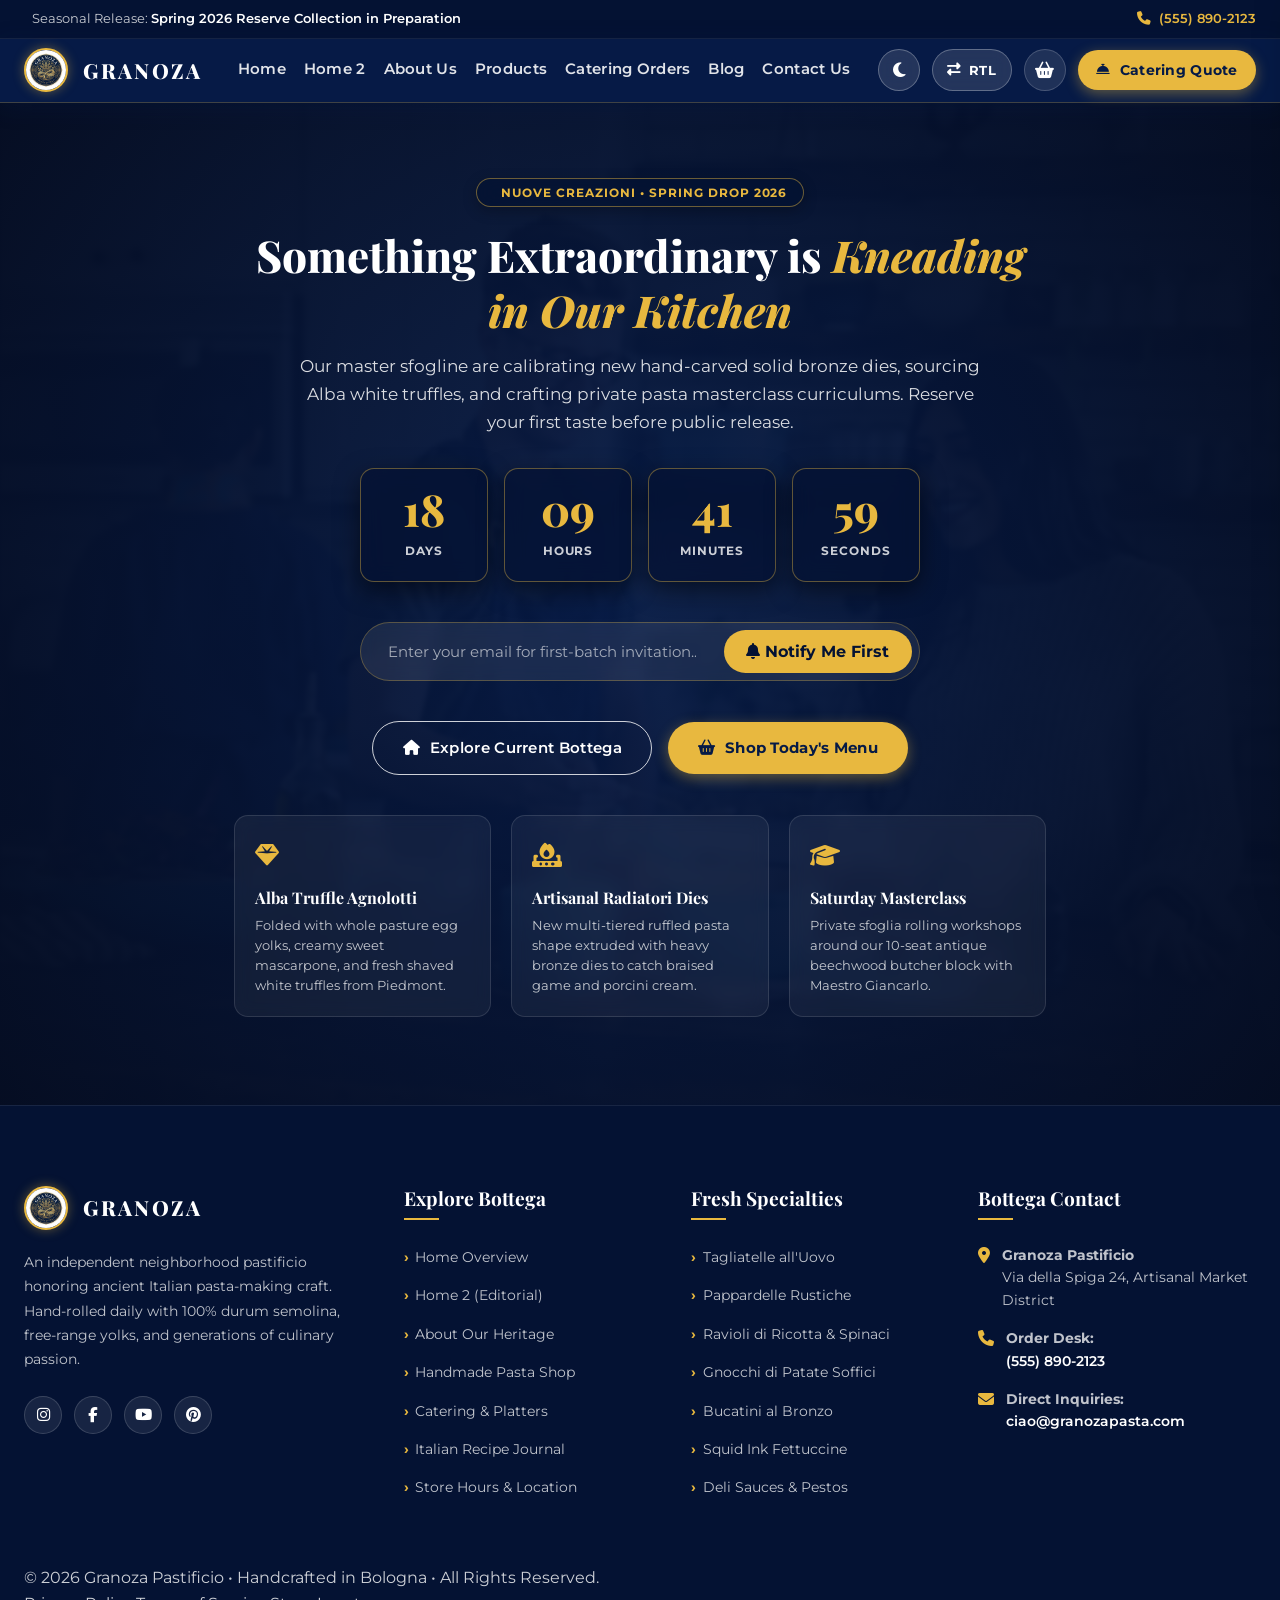
<file: coming-soon.html>
<!DOCTYPE html>
<html lang="en">

<head>
  <meta charset="UTF-8">
  <meta name="viewport" content="width=device-width, initial-scale=1.0">
  <meta name="description"
    content="Coming Soon — Something extraordinary is kneading in the Granoza kitchen. Spring truffle agnolotti, artisanal bronze dies, and private pasta masterclasses are arriving soon.">
  <meta name="keywords" content="Granoza coming soon, artisan pasta drop, seasonal spring italian pasta, truffle ravioli">
  <title>Coming Soon — New Seasonal Creations in the Oven | Granoza</title>
  <link rel="icon" type="image/png" href="images/favicon.png">

  <!-- Fonts -->
  <link rel="preconnect" href="https://fonts.googleapis.com">
  <link rel="preconnect" href="https://fonts.gstatic.com" crossorigin>
  <link
    href="https://fonts.googleapis.com/css2?family=Montserrat:ital,wght@0,300;0,400;0,500;0,600;0,700;1,400&family=Playfair+Display:ital,wght@0,400;0,600;0,700;0,800;0,900;1,400;1,600;1,700&display=swap"
    rel="stylesheet">

  <!-- Font Awesome Icons -->
  <link rel="stylesheet" href="https://cdnjs.cloudflare.com/ajax/libs/font-awesome/6.5.1/css/all.min.css">

  <!-- Master Stylesheets -->
  <link rel="stylesheet" href="css/style.css?v=18">
  <link rel="stylesheet" href="css/theme_rtl.css?v=18">

  <!-- Immediate Theme & RTL Init Script (prevents flash) -->
  <script>
    (function () {
      try {
        var theme = localStorage.getItem('granoza_theme');
        if (theme === 'dark' || (!theme && window.matchMedia && window.matchMedia('(prefers-color-scheme: dark)').matches)) {
          document.documentElement.setAttribute('data-theme', 'dark');
        } else {
          document.documentElement.setAttribute('data-theme', 'light');
        }
        var dir = localStorage.getItem('granoza_direction');
        if (dir === 'rtl') {
          document.documentElement.setAttribute('dir', 'rtl');
        } else {
          document.documentElement.setAttribute('dir', 'ltr');
        }
      } catch (e) { }
    })();
  </script>
</head>

<body>

  <!-- Top Announcement Bar -->
  <div class="top-bar">
    <div class="container top-bar-inner">
      <div class="top-bar-left">
        <div class="top-bar-item">
          <i class="fa-solid fa-sparkles" style="color:var(--golden-yellow);"></i>
          <span>Seasonal Release: <strong>Spring 2026 Reserve Collection in Preparation</strong></span>
        </div>
      </div>
      <div class="top-bar-right">
        <div class="top-bar-item">
          <i class="fa-solid fa-phone"></i>
          <a href="tel:+15558902123" style="color:var(--golden-yellow); font-weight:600;">(555) 890-2123</a>
        </div>
      </div>
    </div>
  </div>

  <!-- Main Navigation Header -->
  <header class="main-header">
    <div class="container nav-container">
      <a href="index.html" class="brand-logo" aria-label="Granoza Home">
        <div class="brand-logo-icon">
          <img src="images/granoza_logo.jpg" alt="Granoza Logo">
        </div>
        <div class="brand-logo-text">
          <span class="brand-title">GRANOZA</span>
        </div>
      </a>

      <!-- Desktop Navigation Menu -->
      <nav class="nav-menu" aria-label="Primary Navigation">
        <a href="index.html" class="nav-link">Home</a>
        <a href="home2.html" class="nav-link">Home 2</a>
        <a href="about.html" class="nav-link">About Us</a>
        <a href="products.html" class="nav-link">Products</a>
        <a href="catering.html" class="nav-link">Catering Orders</a>
        <a href="blog.html" class="nav-link">Blog</a>
        <a href="contact.html" class="nav-link">Contact Us</a>
      </nav>

      <!-- Nav Actions (Theme, RTL, Cart & Hamburger) -->
      <div class="nav-actions">
        <button type="button" class="theme-toggle-btn" id="themeToggleBtn" aria-label="Toggle Dark / Light Theme"
          title="Toggle Theme">
          <i class="fa-solid fa-moon"></i>
        </button>
        <button type="button" class="rtl-toggle-btn" id="rtlToggleBtn" aria-label="Toggle RTL / LTR Layout"
          title="Toggle RTL / LTR">
          <i class="fa-solid fa-right-left"></i>
          <span class="rtl-text">RTL</span>
        </button>
        <button type="button" class="cart-toggle-btn d-none-mobile" aria-label="Open Cart Order Drawer">
          <i class="fa-solid fa-basket-shopping"></i>
          <span class="cart-badge">0</span>
        </button>
        <a href="catering.html" class="btn btn-gold btn-sm d-none-mobile">
          <i class="fa-solid fa-bell-concierge"></i> Catering Quote
        </a>
        <button type="button" class="hamburger-btn" aria-label="Toggle Navigation Drawer">
          <span class="hamburger-line"></span>
          <span class="hamburger-line"></span>
          <span class="hamburger-line"></span>
        </button>
      </div>
    </div>
  </header>

  <!-- Mobile Navigation Overlay & Drawer -->
  <div class="mobile-nav-overlay"></div>
  <aside class="mobile-nav-drawer" aria-label="Mobile Navigation">
    <div class="mobile-nav-header">
      <div class="brand-logo-text">
        <span class="brand-title">GRANOZA</span>
      </div>
      <div class="mobile-nav-controls">
        <button type="button" class="theme-toggle-btn mobile-theme-btn" aria-label="Toggle Dark / Light Theme"
          title="Toggle Theme">
          <i class="fa-solid fa-moon"></i>
        </button>
        <button type="button" class="rtl-toggle-btn mobile-rtl-btn" aria-label="Toggle RTL / LTR Layout"
          title="Toggle RTL / LTR">
          <i class="fa-solid fa-right-left"></i>
          <span class="rtl-text">RTL</span>
        </button>
        <button type="button" class="cart-toggle-btn mobile-cart-btn mobile-cart-trigger"
          aria-label="Open Shopping Cart" title="Open Basket">
          <i class="fa-solid fa-basket-shopping"></i>
          <span class="cart-badge cart-badge-count">0</span>
        </button>
      </div>
      <button type="button" class="mobile-nav-close" aria-label="Close Mobile Nav">&times;</button>
    </div>
    <div class="mobile-nav-links">
      <a href="#" class="mobile-nav-link mobile-cart-trigger" aria-label="Open Shopping Cart">
        <span class="mobile-cart-label-wrap">
          <i class="fa-solid fa-basket-shopping"
            style="color:var(--golden-yellow); margin-right:8px; font-size:1.1rem;"></i>
          <span>Order Basket / Cart</span>
        </span>
        <span class="mobile-cart-badge-pill">
          <strong class="cart-badge-count">0</strong> items
          <i class="fa-solid fa-angle-right" style="margin-left:6px; font-size:0.75rem; opacity:0.75;"></i>
        </span>
      </a>
      <a href="index.html" class="mobile-nav-link"><span>Home</span> <i class="fa-solid fa-angle-right"></i></a>
      <a href="home2.html" class="mobile-nav-link"><span>Home 2 (Editorial)</span> <i
          class="fa-solid fa-angle-right"></i></a>
      <a href="about.html" class="mobile-nav-link"><span>About Our Story</span> <i
          class="fa-solid fa-angle-right"></i></a>
      <a href="products.html" class="mobile-nav-link"><span>Pasta & Deli Shop</span> <i
          class="fa-solid fa-angle-right"></i></a>
      <a href="catering.html" class="mobile-nav-link"><span>Catering & Platters</span> <i
          class="fa-solid fa-angle-right"></i></a>
      <a href="blog.html" class="mobile-nav-link"><span>Culinary Journal</span> <i
          class="fa-solid fa-angle-right"></i></a>
      <a href="contact.html" class="mobile-nav-link"><span>Contact & Location</span> <i
          class="fa-solid fa-angle-right"></i></a>
    </div>
    <div class="mobile-nav-footer">
      <a href="catering.html" class="btn btn-primary btn-sm" style="width:100%;">
        <i class="fa-solid fa-calendar-check"></i> Book Catering Order
      </a>
    </div>
  </aside>

  <!-- Cart / Order Drawer -->
  <aside class="cart-drawer" aria-label="Order Cart Basket">
    <div class="cart-drawer-header">
      <h3><i class="fa-solid fa-basket-shopping"></i> Your Pasta Basket</h3>
      <button type="button" class="cart-close-btn" aria-label="Close Cart">&times;</button>
    </div>
    <div class="cart-items-container">
      <!-- Populated via JavaScript -->
    </div>
    <div class="cart-drawer-footer">
      <div class="cart-subtotal-row">
        <span>Subtotal</span>
        <span class="cart-subtotal-amount">$0.00</span>
      </div>
      <a href="catering.html" class="btn btn-gold btn-block checkout-btn">
        <span>Proceed to Counter Order</span>
        <i class="fa-solid fa-arrow-right"></i>
      </a>
    </div>
  </aside>

  <!-- =========================================================================
       COMING SOON HERO SECTION WITH LIVE COUNTDOWN
       ========================================================================= -->
  <main>
    <section class="utility-hero-section">
      <div class="utility-bg-overlay" style="background-image: url('images/chef_rolling.jpg');"></div>
      <div class="utility-bg-gradient"></div>

      <div class="container utility-content-wrap">
        <span class="eyebrow eyebrow-gold">
          <i class="fa-solid fa-sparkles"></i> Nuove Creazioni &bull; Spring Drop 2026
        </span>

        <h1 class="utility-heading">
          Something Extraordinary is <em>Kneading in Our Kitchen</em>
        </h1>

        <p class="utility-desc">
          Our master sfogline are calibrating new hand-carved solid bronze dies, sourcing Alba white truffles, and crafting private pasta masterclass curriculums. Reserve your first taste before public release.
        </p>

        <!-- Live Countdown Clock -->
        <div class="countdown-clock-grid" id="launchCountdown">
          <div class="countdown-stat-box">
            <span class="countdown-num" id="cdDays">18</span>
            <span class="countdown-label">Days</span>
          </div>
          <div class="countdown-stat-box">
            <span class="countdown-num" id="cdHours">09</span>
            <span class="countdown-label">Hours</span>
          </div>
          <div class="countdown-stat-box">
            <span class="countdown-num" id="cdMinutes">42</span>
            <span class="countdown-label">Minutes</span>
          </div>
          <div class="countdown-stat-box">
            <span class="countdown-num" id="cdSeconds">15</span>
            <span class="countdown-label">Seconds</span>
          </div>
        </div>

        <!-- VIP Early Access Notification Form -->
        <div class="coming-soon-form-wrap">
          <form class="cs-form" id="comingSoonNotifyForm">
            <input type="email" class="cs-input" placeholder="Enter your email for first-batch invitation..." required
              aria-label="Email address for launch notification">
            <button type="submit" class="cs-submit-btn">
              <i class="fa-solid fa-bell"></i> Notify Me First
            </button>
          </form>
          <div id="csFeedbackToast" style="display:none; margin-top:1rem; color:var(--golden-yellow); font-size:0.92rem; font-weight:600;">
            <i class="fa-solid fa-check-circle"></i> Grazie! You are on the VIP guest list for our seasonal premiere.
          </div>
        </div>

        <div class="utility-cta-row">
          <a href="index.html" class="btn btn-outline-white">
            <i class="fa-solid fa-house"></i> Explore Current Bottega
          </a>
          <a href="products.html" class="btn btn-gold">
            <i class="fa-solid fa-basket-shopping"></i> Shop Today's Menu
          </a>
        </div>

        <!-- 3 Feature Teasers -->
        <div class="coming-soon-teasers-grid">
          <div class="cs-teaser-card">
            <div class="cs-teaser-icon"><i class="fa-solid fa-gem"></i></div>
            <h4>Alba Truffle Agnolotti</h4>
            <p>Folded with whole pasture egg yolks, creamy sweet mascarpone, and fresh shaved white truffles from Piedmont.</p>
          </div>
          <div class="cs-teaser-card">
            <div class="cs-teaser-icon"><i class="fa-solid fa-fire-burner"></i></div>
            <h4>Artisanal Radiatori Dies</h4>
            <p>New multi-tiered ruffled pasta shape extruded with heavy bronze dies to catch braised game and porcini cream.</p>
          </div>
          <div class="cs-teaser-card">
            <div class="cs-teaser-icon"><i class="fa-solid fa-graduation-cap"></i></div>
            <h4>Saturday Masterclass</h4>
            <p>Private sfoglia rolling workshops around our 10-seat antique beechwood butcher block with Maestro Giancarlo.</p>
          </div>
        </div>
      </div>
    </section>
  </main>

  <!-- Universal Footer -->
  <footer class="main-footer">
    <div class="container footer-grid">
      <!-- Col 1: Brand Info -->
      <div class="footer-col footer-about">
        <a href="index.html" class="brand-logo" style="margin-bottom:1.25rem;">
          <div class="brand-logo-icon">
            <img src="images/granoza_logo.jpg" alt="Granoza Logo">
          </div>
          <div class="brand-logo-text">
            <span class="brand-title">GRANOZA</span>
          </div>
        </a>
        <p>
          An independent neighborhood pastificio honoring ancient Italian pasta-making craft. Hand-rolled daily with
          100% durum semolina, free-range yolks, and generations of culinary passion.
        </p>
        <div class="social-links">
          <a href="#" class="social-link" aria-label="Instagram"><i class="fa-brands fa-instagram"></i></a>
          <a href="#" class="social-link" aria-label="Facebook"><i class="fa-brands fa-facebook-f"></i></a>
          <a href="#" class="social-link" aria-label="YouTube"><i class="fa-brands fa-youtube"></i></a>
          <a href="#" class="social-link" aria-label="Pinterest"><i class="fa-brands fa-pinterest"></i></a>
        </div>
      </div>

      <!-- Col 2: Navigation Links -->
      <div class="footer-col">
        <h3>Explore Bottega</h3>
        <ul class="footer-links-list">
          <li><a href="index.html">Home Overview</a></li>
          <li><a href="home2.html">Home 2 (Editorial)</a></li>
          <li><a href="about.html">About Our Heritage</a></li>
          <li><a href="products.html">Handmade Pasta Shop</a></li>
          <li><a href="catering.html">Catering & Platters</a></li>
          <li><a href="blog.html">Italian Recipe Journal</a></li>
          <li><a href="contact.html">Store Hours & Location</a></li>
        </ul>
      </div>

      <!-- Col 3: Pasta Varieties -->
      <div class="footer-col">
        <h3>Fresh Specialties</h3>
        <ul class="footer-links-list">
          <li><a href="products.html">Tagliatelle all'Uovo</a></li>
          <li><a href="products.html">Pappardelle Rustiche</a></li>
          <li><a href="products.html">Ravioli di Ricotta & Spinaci</a></li>
          <li><a href="products.html">Gnocchi di Patate Soffici</a></li>
          <li><a href="products.html">Bucatini al Bronzo</a></li>
          <li><a href="products.html">Squid Ink Fettuccine</a></li>
          <li><a href="products.html">Deli Sauces & Pestos</a></li>
        </ul>
      </div>

      <!-- Col 4: Contact & Hours -->
      <div class="footer-col">
        <h3>Bottega Contact</h3>
        <div class="footer-contact-items">
          <div class="footer-contact-item">
            <i class="fa-solid fa-location-dot"></i>
            <div>
              <strong>Granoza Pastificio</strong><br>
              Via della Spiga 24, Artisanal Market District
            </div>
          </div>
          <div class="footer-contact-item">
            <i class="fa-solid fa-phone"></i>
            <div>
              <strong>Order Desk:</strong><br>
              <a href="tel:+15558902123">(555) 890-2123</a>
            </div>
          </div>
          <div class="footer-contact-item">
            <i class="fa-solid fa-envelope"></i>
            <div>
              <strong>Direct Inquiries:</strong><br>
              <a href="mailto:ciao@granozapasta.com">ciao@granozapasta.com</a>
            </div>
          </div>
        </div>
      </div>
    </div>

    <!-- Sub-Footer / Copyright Bar -->
    <div class="sub-footer">
      <div class="container sub-footer-inner">
        <p>&copy; 2026 Granoza Pastificio &bull; Handcrafted in Bologna &bull; All Rights Reserved.</p>
        <div class="sub-footer-links">
          <a href="index.html">Privacy Policy</a>
          <a href="index.html">Terms of Service</a>
          <a href="contact.html">Store Locator</a>
        </div>
      </div>
    </div>
  </footer>

  <!-- Floating Back to Top Button -->
  <button type="button" class="back-to-top" id="backToTopBtn" aria-label="Scroll Back to Top">
    <i class="fa-solid fa-arrow-up"></i>
  </button>

  <!-- Master JavaScript File -->
  <script src="js/main.js?v=18"></script>

  <!-- Countdown Timer & VIP Form Script -->
  <script>
    (function () {
      // Countdown Timer Logic
      var launchDate = new Date();
      launchDate.setDate(launchDate.getDate() + 18);
      launchDate.setHours(launchDate.getHours() + 9);
      launchDate.setMinutes(launchDate.getMinutes() + 42);

      function updateTimer() {
        var now = new Date().getTime();
        var distance = launchDate.getTime() - now;

        if (distance < 0) {
          distance = 0;
        }

        var days = Math.floor(distance / (1000 * 60 * 60 * 24));
        var hours = Math.floor((distance % (1000 * 60 * 60 * 24)) / (1000 * 60 * 60));
        var minutes = Math.floor((distance % (1000 * 60 * 60)) / (1000 * 60));
        var seconds = Math.floor((distance % (1000 * 60)) / 1000);

        var daysEl = document.getElementById('cdDays');
        var hoursEl = document.getElementById('cdHours');
        var minsEl = document.getElementById('cdMinutes');
        var secsEl = document.getElementById('cdSeconds');

        if (daysEl) daysEl.textContent = String(days).padStart(2, '0');
        if (hoursEl) hoursEl.textContent = String(hours).padStart(2, '0');
        if (minsEl) minsEl.textContent = String(minutes).padStart(2, '0');
        if (secsEl) secsEl.textContent = String(seconds).padStart(2, '0');
      }

      setInterval(updateTimer, 1000);
      updateTimer();

      // Form Handling
      var form = document.getElementById('comingSoonNotifyForm');
      var toast = document.getElementById('csFeedbackToast');
      if (form) {
        form.addEventListener('submit', function (e) {
          e.preventDefault();
          var btn = form.querySelector('button');
          if (btn) {
            btn.innerHTML = '<i class="fa-solid fa-spinner fa-spin"></i> Reserving...';
            setTimeout(function () {
              form.style.display = 'none';
              if (toast) toast.style.display = 'block';
            }, 700);
          }
        });
      }
    })();
  </script>
</body>

</html>
</file>
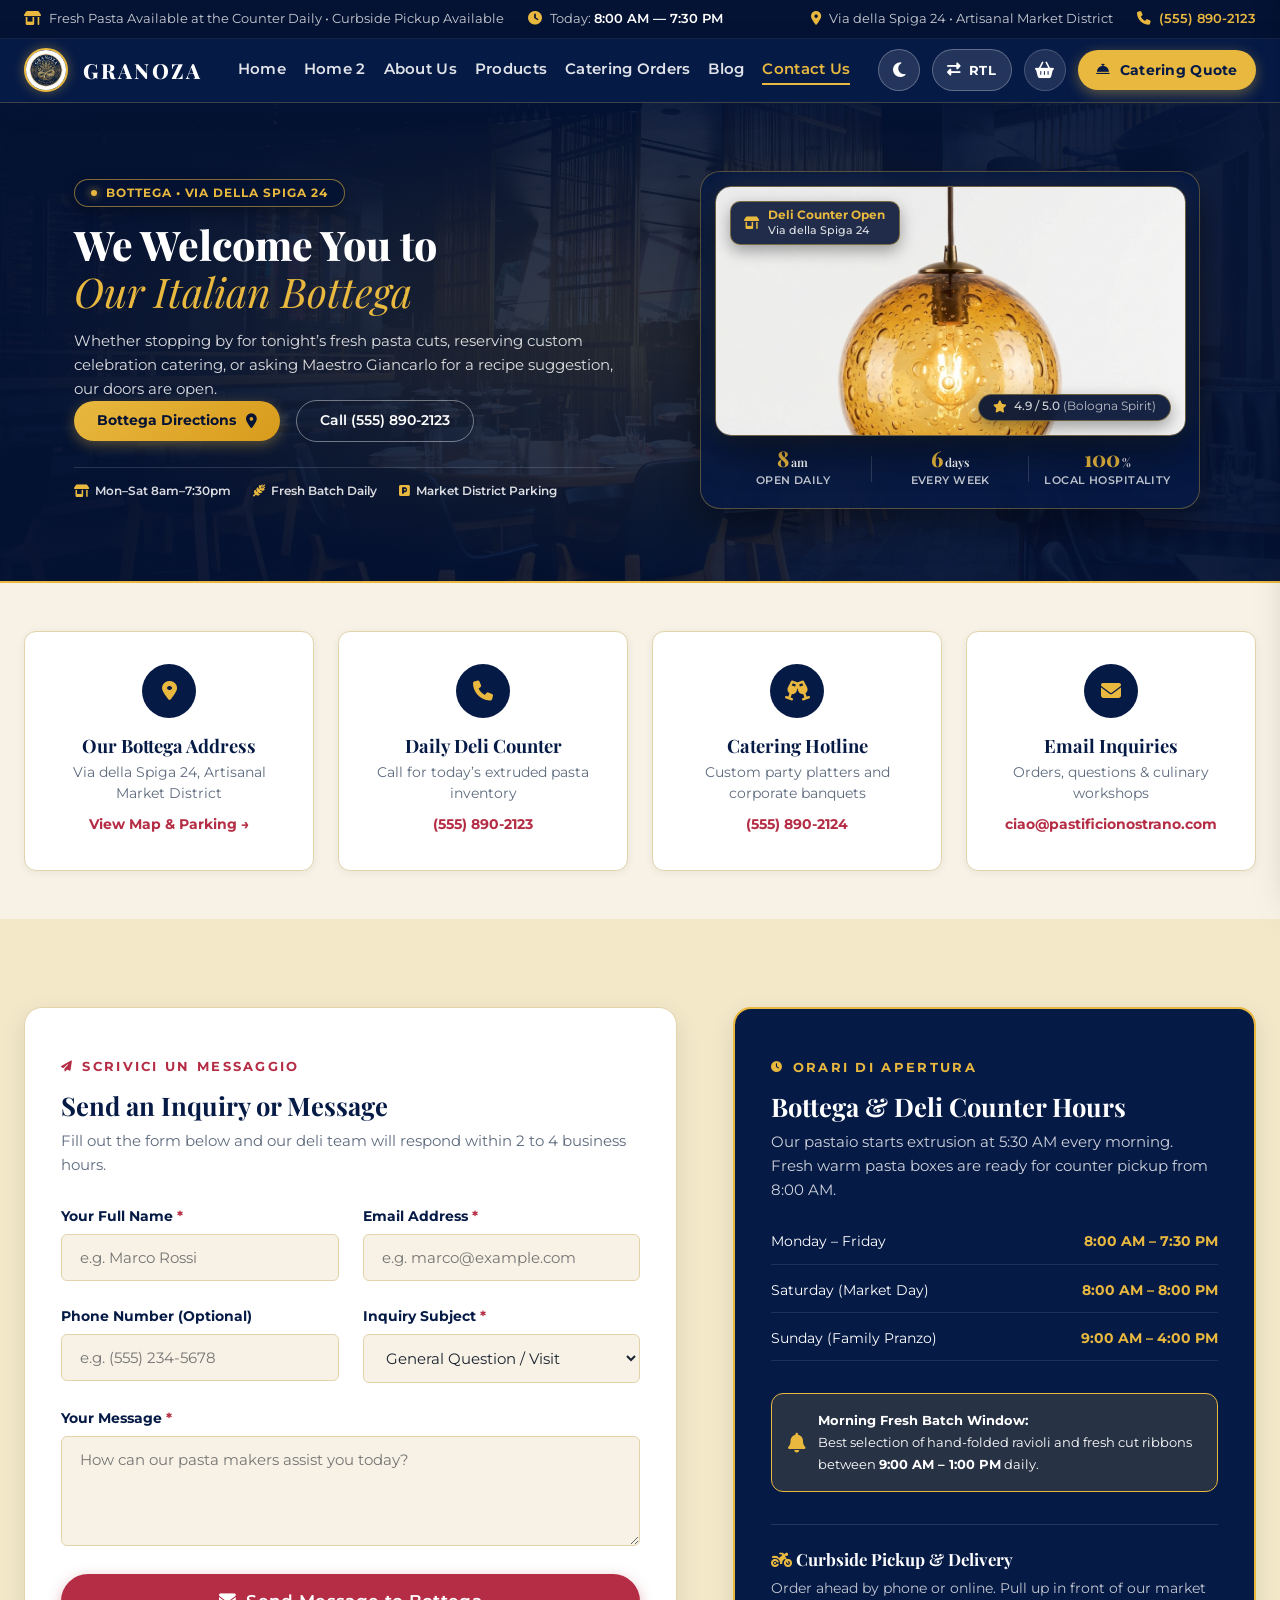
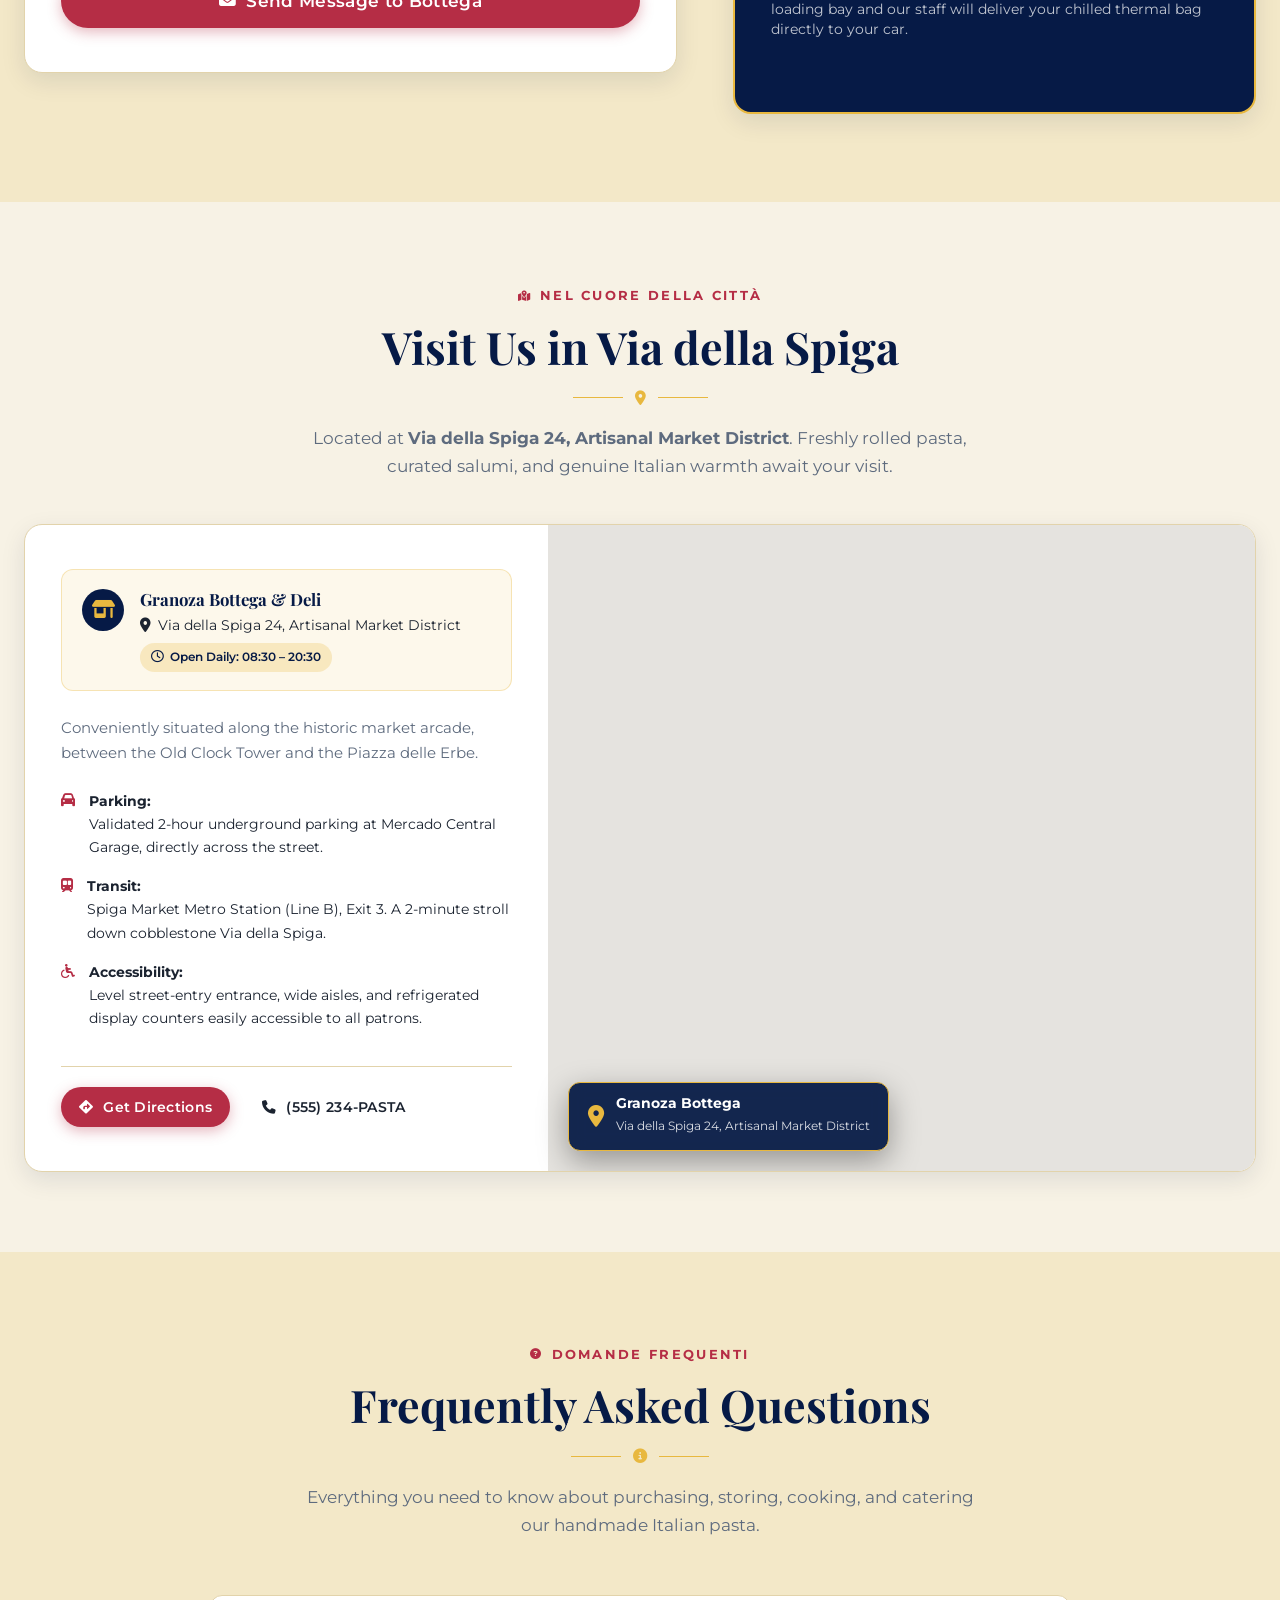
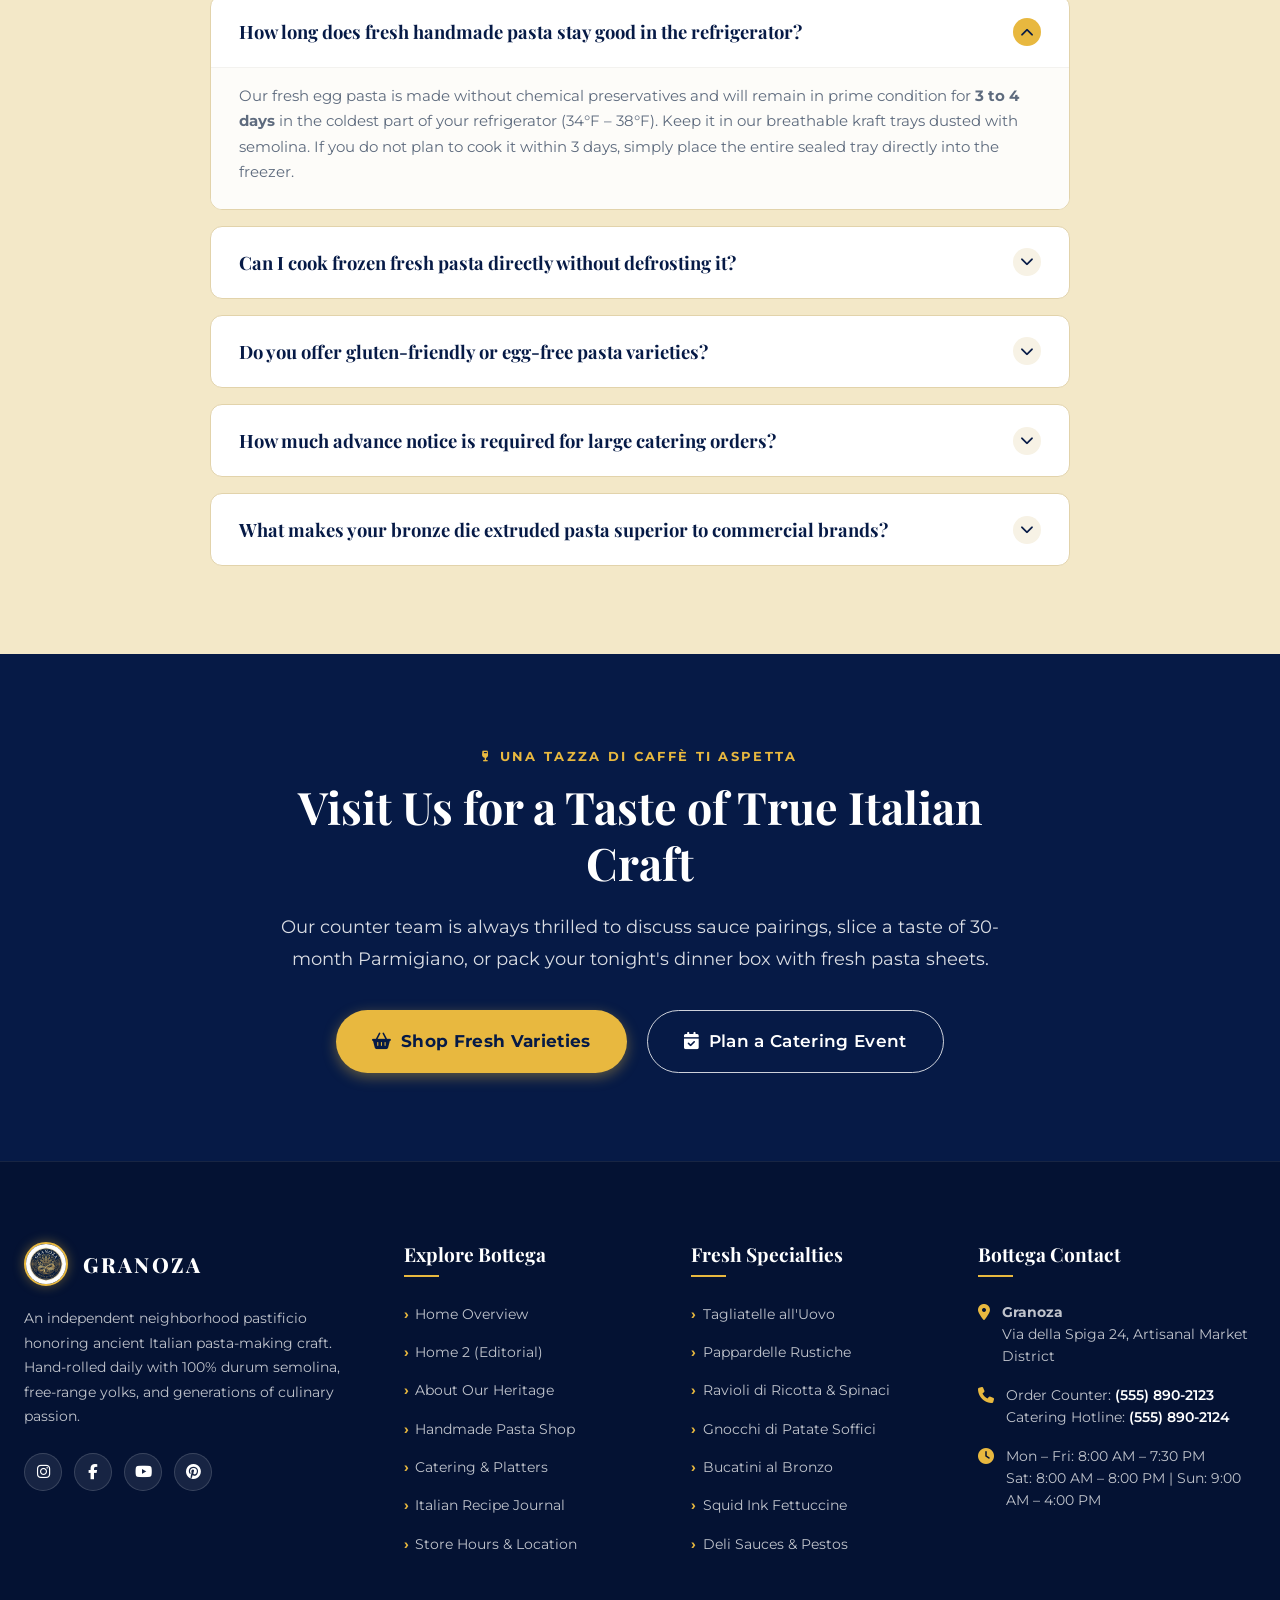
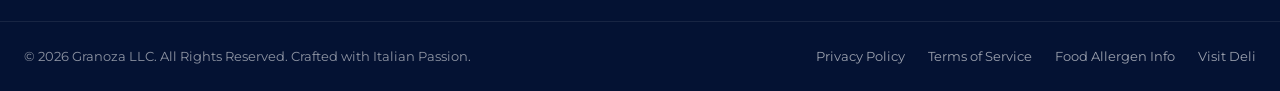
<file: contact.html>
<!DOCTYPE html>
<html lang="en">
<head>
  <meta charset="UTF-8">
  <meta name="viewport" content="width=device-width, initial-scale=1.0">
  <meta name="description" content="Contact Granoza — Visit our local handmade pasta atelier and authentic Italian deli in the Artisanal Market District. Opening hours, address, FAQs, and contact form.">
  <meta name="keywords" content="Granoza, contact Granoza, italian deli location, pasta shop opening hours, handmade pasta shop address, pasta catering enquiry, fresh pasta pickup">
  <title>Contact Us &amp; Deli Location | Granoza</title>
  <link rel="icon" type="image/png" href="images/favicon.png">
  
  <!-- Fonts -->
  <link rel="preconnect" href="https://fonts.googleapis.com">
  <link rel="preconnect" href="https://fonts.gstatic.com" crossorigin>
  <link href="https://fonts.googleapis.com/css2?family=Montserrat:ital,wght@0,300;0,400;0,500;0,600;0,700;1,400&family=Playfair+Display:ital,wght@0,400;0,600;0,700;0,800;0,900;1,400;1,600;1,700&display=swap" rel="stylesheet">
  
  <!-- Font Awesome Icons -->
  <link rel="stylesheet" href="https://cdnjs.cloudflare.com/ajax/libs/font-awesome/6.5.1/css/all.min.css">
  
  <!-- Master Stylesheet -->
  <link rel="stylesheet" href="css/style.css?v=18">
<!-- Theme & RTL Stylesheet -->
  <link rel="stylesheet" href="css/theme_rtl.css?v=18">

  <!-- Immediate Theme & RTL Init Script (prevents flash) -->
  <script>
    (function() {
      try {
        var theme = localStorage.getItem('granoza_theme');
        if (theme === 'dark' || (!theme && window.matchMedia && window.matchMedia('(prefers-color-scheme: dark)').matches)) {
          document.documentElement.setAttribute('data-theme', 'dark');
        } else {
          document.documentElement.setAttribute('data-theme', 'light');
        }
        var dir = localStorage.getItem('granoza_direction');
        if (dir === 'rtl') {
          document.documentElement.setAttribute('dir', 'rtl');
        } else {
          document.documentElement.setAttribute('dir', 'ltr');
        }
      } catch (e) {}
    })();
  </script>
</head>
<body>

  <!-- Top Announcement Bar -->
  <div class="top-bar">
    <div class="container top-bar-inner">
      <div class="top-bar-left">
        <div class="top-bar-item">
          <i class="fa-solid fa-shop"></i>
          <span>Fresh Pasta Available at the Counter Daily &bull; Curbside Pickup Available</span>
        </div>
        <div class="top-bar-item">
          <i class="fa-solid fa-clock"></i>
          <span>Today: <strong>8:00 AM — 7:30 PM</strong></span>
        </div>
      </div>
      <div class="top-bar-right">
        <div class="top-bar-item">
          <i class="fa-solid fa-location-dot"></i>
          <span>Via della Spiga 24 &bull; Artisanal Market District</span>
        </div>
        <div class="top-bar-item">
          <i class="fa-solid fa-phone"></i>
          <a href="tel:+15558902123" style="color:var(--golden-yellow); font-weight:600;">(555) 890-2123</a>
        </div>
      </div>
    </div>
  </div>

  <!-- Main Navigation Header -->
  <header class="main-header">
    <div class="container nav-container">
      <a href="index.html" class="brand-logo" aria-label="Granoza Home">
        <div class="brand-logo-icon">
          <img src="images/granoza_logo.jpg" alt="Granoza Logo">
        </div>
        <div class="brand-logo-text">
          <span class="brand-title">GRANOZA</span>
        </div>
      </a>

      <!-- Desktop Navigation Menu -->
      <nav class="nav-menu" aria-label="Primary Navigation">
        <a href="index.html" class="nav-link">Home</a>
        <a href="home2.html" class="nav-link">Home 2</a>
        <a href="about.html" class="nav-link">About Us</a>
        <a href="products.html" class="nav-link">Products</a>
        <a href="catering.html" class="nav-link">Catering Orders</a>
        <a href="blog.html" class="nav-link">Blog</a>
        <a href="contact.html" class="nav-link active">Contact Us</a>
      </nav>

      <!-- Nav Actions -->
      <div class="nav-actions">
                <button type="button" class="theme-toggle-btn" id="themeToggleBtn" aria-label="Toggle Dark / Light Theme" title="Toggle Theme">
          <i class="fa-solid fa-moon"></i>
        </button>
        <button type="button" class="rtl-toggle-btn" id="rtlToggleBtn" aria-label="Toggle RTL / LTR Layout" title="Toggle RTL / LTR">
          <i class="fa-solid fa-right-left"></i>
          <span class="rtl-text">RTL</span>
        </button>
<button type="button" class="cart-toggle-btn d-none-mobile" aria-label="Open Cart Order Drawer">
          <i class="fa-solid fa-basket-shopping"></i>
          <span class="cart-badge">0</span>
        </button>
        <a href="catering.html" class="btn btn-gold btn-sm d-none-mobile">
          <i class="fa-solid fa-bell-concierge"></i> Catering Quote
        </a>
        <button type="button" class="hamburger-btn" aria-label="Toggle Navigation Drawer">
          <span class="hamburger-line"></span>
          <span class="hamburger-line"></span>
          <span class="hamburger-line"></span>
        </button>
      </div>
    </div>
  </header>

  <!-- Mobile Navigation Overlay & Drawer -->
  <div class="mobile-nav-overlay"></div>
  <aside class="mobile-nav-drawer" aria-label="Mobile Navigation">
    <div class="mobile-nav-header">
      <div class="brand-logo-text">
        <span class="brand-title">GRANOZA</span>
      </div>
      <div class="mobile-nav-controls">
        <button type="button" class="theme-toggle-btn mobile-theme-btn" aria-label="Toggle Dark / Light Theme" title="Toggle Theme">
          <i class="fa-solid fa-moon"></i>
        </button>
        <button type="button" class="rtl-toggle-btn mobile-rtl-btn" aria-label="Toggle RTL / LTR Layout" title="Toggle RTL / LTR">
          <i class="fa-solid fa-right-left"></i>
          <span class="rtl-text">RTL</span>
        </button>
      
        <button type="button" class="cart-toggle-btn mobile-cart-btn mobile-cart-trigger" aria-label="Open Shopping Cart" title="Open Basket">
          <i class="fa-solid fa-basket-shopping"></i>
          <span class="cart-badge cart-badge-count">0</span>
        </button>
      </div>

      <button type="button" class="mobile-nav-close" aria-label="Close Mobile Nav">&times;</button>
    </div>
    <div class="mobile-nav-links">
      <a href="#" class="mobile-nav-link mobile-cart-trigger" aria-label="Open Shopping Cart">
        <span class="mobile-cart-label-wrap">
          <i class="fa-solid fa-basket-shopping" style="color:var(--golden-yellow); margin-right:8px; font-size:1.1rem;"></i>
          <span>Order Basket / Cart</span>
        </span>
        <span class="mobile-cart-badge-pill">
          <strong class="cart-badge-count">0</strong> items
          <i class="fa-solid fa-angle-right" style="margin-left:6px; font-size:0.75rem; opacity:0.75;"></i>
        </span>
      </a>
      <a href="index.html" class="mobile-nav-link"><span>Home</span> <i class="fa-solid fa-angle-right"></i></a>
      <a href="home2.html" class="mobile-nav-link"><span>Home 2 (Editorial)</span> <i class="fa-solid fa-angle-right"></i></a>
      <a href="about.html" class="mobile-nav-link"><span>About Our Story</span> <i class="fa-solid fa-angle-right"></i></a>
      <a href="products.html" class="mobile-nav-link"><span>Pasta & Deli Shop</span> <i class="fa-solid fa-angle-right"></i></a>
      <a href="catering.html" class="mobile-nav-link"><span>Catering & Platters</span> <i class="fa-solid fa-angle-right"></i></a>
      <a href="blog.html" class="mobile-nav-link"><span>Culinary Journal</span> <i class="fa-solid fa-angle-right"></i></a>
      <a href="contact.html" class="mobile-nav-link active"><span>Contact & Location</span> <i class="fa-solid fa-angle-right"></i></a>
    </div>
    <div class="mobile-nav-footer">
      <a href="catering.html" class="btn btn-primary btn-sm" style="width:100%;">
        <i class="fa-solid fa-calendar-check"></i> Book Catering Order
      </a>
      <div class="mobile-deli-info">
        <p><i class="fa-solid fa-shop" style="color:var(--golden-yellow);"></i> Open Mon–Sat 8:00 AM – 7:30 PM</p>
        <p><i class="fa-solid fa-phone" style="color:var(--golden-yellow);"></i> (555) 890-2123</p>
      </div>
    </div>
  </aside>

  <!-- Cart / Order Drawer -->
  <aside class="cart-drawer" aria-label="Order Cart Basket">
    <div class="cart-drawer-header">
      <h3><i class="fa-solid fa-basket-shopping"></i> Your Pasta Basket</h3>
      <button type="button" class="cart-close-btn" aria-label="Close Cart">&times;</button>
    </div>
    <div class="cart-items-container">
      <!-- Populated via JavaScript -->
    </div>
    <div class="cart-drawer-footer">
      <div class="cart-subtotal-row">
        <span>Order Subtotal:</span>
        <span class="cart-subtotal-amount">$0.00</span>
      </div>
      <p class="cart-note">Freshly made pasta orders are chilled and boxed in insulated thermal sleeves with cooking instructions.</p>
      <button type="button" class="btn btn-primary btn-cart-checkout" style="width:100%;">
        <i class="fa-solid fa-circle-check"></i> Proceed to Order Reservation
      </button>
      <button type="button" class="btn btn-outline-navy btn-sm" onclick="showToast('Your basket has been saved for local pickup!','info')" style="width:100%;">
        Save For Later
      </button>
    </div>
  </aside>

    <!-- =========================================================================
       SECTION 1: HERO — BALANCED CINEMATIC SPLIT (UNIFIED HEIGHT: 500PX)
       ========================================================================= -->
  <section class="page-hero" id="hero-section">
    <div class="hero-bg-layers">
      <div class="hero-bg-overlay"></div>
      <img src="images/hero_contact.jpg" class="hero-bg-img" alt="Bottega entrance and warm Italian deli"
        onerror="this.src='images/hanging_lamp.jpg'">
    </div>
    <div class="container hero-cinematic-inner">
      <div class="hero-left-column">
        <div class="hero-tag-line">
          <span class="hero-tag-dot"></span>
          <span>Bottega &bull; Via della Spiga 24</span>
        </div>
        <h1>We Welcome You to <br><em class="hero-italic-accent">Our Italian Bottega</em></h1>
        <p class="hero-desc">Whether stopping by for tonight’s fresh pasta cuts, reserving custom celebration catering, or asking Maestro Giancarlo for a recipe suggestion, our doors are open.</p>
        <div class="hero-cta-row">
          <a href="#map-section" class="hero-cta-primary">
            <span>Bottega Directions</span>
            <i class="fa-solid fa-location-dot"></i>
          </a>
          <a href="tel:+15558902123" class="hero-cta-ghost">Call (555) 890-2123</a>
        </div>
        <div class="hero-trust-row">
          <div class="htr-item"><i class="fa-solid fa-shop"></i> Mon&ndash;Sat 8am&ndash;7:30pm</div>
          <div class="htr-item"><i class="fa-solid fa-wheat-awn"></i> Fresh Batch Daily</div>
          <div class="htr-item"><i class="fa-solid fa-square-parking"></i> Market District Parking</div>
        </div>
      </div>
      <div class="hero-right-column">
        <div class="hero-card-showcase">
          <div class="hero-image-float">
            <img src="images/hanging_lamp.jpg" alt="Artisan Italian bottega counter with hanging lamp"
              onerror="this.src='images/italian_dining.jpg'">
            <div class="hero-float-badge">
              <i class="fa-solid fa-shop"></i>
              <span>Deli Counter Open<br><small>Via della Spiga 24</small></span>
            </div>
            <div class="hero-rating-pill">
              <i class="fa-solid fa-star"></i>
              <span>4.9 / 5.0 <em>(Bologna Spirit)</em></span>
            </div>
          </div>
          <div class="hero-stat-tower">
            <div class="hero-stat-block">
              <span class="hsb-number">8<small>am</small></span>
              <span class="hsb-label">Open Daily</span>
            </div>
            <div class="hsb-divider"></div>
            <div class="hero-stat-block">
              <span class="hsb-number">6<small>days</small></span>
              <span class="hsb-label">Every Week</span>
            </div>
            <div class="hsb-divider"></div>
            <div class="hero-stat-block">
              <span class="hsb-number">100<small>%</small></span>
              <span class="hsb-label">Local Hospitality</span>
            </div>
          </div>
        </div>
      </div>
    </div>
  </section>

  <!-- Quick Info Cards Bar -->
  <section class="contact-banner-section">
    <div class="container">
      <div class="contact-quick-cards">
        <div class="contact-info-card">
          <div class="contact-icon-circle"><i class="fa-solid fa-location-dot"></i></div>
          <h4>Our Bottega Address</h4>
          <p>Via della Spiga 24, Artisanal Market District</p>
          <a href="#map-section">View Map &amp; Parking &rarr;</a>
        </div>

        <div class="contact-info-card">
          <div class="contact-icon-circle"><i class="fa-solid fa-phone"></i></div>
          <h4>Daily Deli Counter</h4>
          <p>Call for today’s extruded pasta inventory</p>
          <a href="tel:+15558902123">(555) 890-2123</a>
        </div>

        <div class="contact-info-card">
          <div class="contact-icon-circle"><i class="fa-solid fa-champagne-glasses"></i></div>
          <h4>Catering Hotline</h4>
          <p>Custom party platters and corporate banquets</p>
          <a href="tel:+15558902124">(555) 890-2124</a>
        </div>

        <div class="contact-info-card">
          <div class="contact-icon-circle"><i class="fa-solid fa-envelope"></i></div>
          <h4>Email Inquiries</h4>
          <p>Orders, questions &amp; culinary workshops</p>
          <a href="mailto:ciao@pastificionostrano.com">ciao@pastificionostrano.com</a>
        </div>
      </div>
    </div>
  </section>

  <!-- =========================================================================
       SECTIONS 2 & 3: OPENING HOURS & MAIN ENQUIRY FORM
       ========================================================================= -->
  <section class="contact-main-section">
    <div class="container contact-main-grid">
      <!-- Contact Form -->
      <div class="contact-form-card">
        <span class="eyebrow"><i class="fa-solid fa-paper-plane"></i> Scrivici un Messaggio</span>
        <h3>Send an Inquiry or Message</h3>
        <p>Fill out the form below and our deli team will respond within 2 to 4 business hours.</p>

        <form id="contactMainForm" novalidate>
          <div class="form-grid-2">
            <div class="form-group">
              <label for="contact_name">Your Full Name <span>*</span></label>
              <input type="text" id="contact_name" name="contact_name" class="form-control" placeholder="e.g. Marco Rossi" required>
              <span class="form-error-msg">Please enter your name.</span>
            </div>
            <div class="form-group">
              <label for="contact_email">Email Address <span>*</span></label>
              <input type="email" id="contact_email" name="contact_email" class="form-control" placeholder="e.g. marco@example.com" required>
              <span class="form-error-msg">Please provide a valid email.</span>
            </div>
          </div>

          <div class="form-grid-2">
            <div class="form-group">
              <label for="contact_phone">Phone Number (Optional)</label>
              <input type="tel" id="contact_phone" name="contact_phone" class="form-control" placeholder="e.g. (555) 234-5678">
            </div>
            <div class="form-group">
              <label for="contact_subject">Inquiry Subject <span>*</span></label>
              <select id="contact_subject" name="contact_subject" class="form-control" required>
                <option value="general" selected>General Question / Visit</option>
                <option value="fresh_order">Daily Fresh Pasta Hold / Pickup</option>
                <option value="catering">Event Catering Question</option>
                <option value="workshop">Pasta Making Masterclass</option>
                <option value="wholesale">Wholesale Trattoria Supply</option>
              </select>
            </div>
          </div>

          <div class="form-group" style="margin-bottom:1.75rem;">
            <label for="contact_message">Your Message <span>*</span></label>
            <textarea id="contact_message" name="contact_message" class="form-control" placeholder="How can our pasta makers assist you today?" required></textarea>
            <span class="form-error-msg">Please enter your message.</span>
          </div>

          <button type="submit" class="btn btn-primary btn-lg" style="width:100%;">
            <i class="fa-solid fa-envelope"></i> Send Message to Bottega
          </button>
        </form>
      </div>

      <!-- Opening Hours & Fresh Schedule Card -->
      <div class="hours-schedule-card">
        <span class="eyebrow eyebrow-gold"><i class="fa-solid fa-clock"></i> Orari di Apertura</span>
        <h3>Bottega &amp; Deli Counter Hours</h3>
        <p>Our pastaio starts extrusion at 5:30 AM every morning. Fresh warm pasta boxes are ready for counter pickup from 8:00 AM.</p>

        <div class="hours-table">
          <div class="hours-row">
            <span>Monday – Friday</span>
            <strong>8:00 AM – 7:30 PM</strong>
          </div>
          <div class="hours-row">
            <span>Saturday (Market Day)</span>
            <strong>8:00 AM – 8:00 PM</strong>
          </div>
          <div class="hours-row">
            <span>Sunday (Family Pranzo)</span>
            <strong>9:00 AM – 4:00 PM</strong>
          </div>
        </div>

        <div class="fresh-batch-alert">
          <i class="fa-solid fa-bell"></i>
          <div>
            <strong>Morning Fresh Batch Window:</strong>
            <div>Best selection of hand-folded ravioli and fresh cut ribbons between <strong>9:00 AM – 1:00 PM</strong> daily.</div>
          </div>
        </div>

        <div style="margin-top:2rem; border-top:1px solid rgba(255,255,255,0.12); padding-top:1.5rem;">
          <h4 style="color:var(--pure-white); font-size:1.05rem; margin-bottom:0.5rem;"><i class="fa-solid fa-motorcycle" style="color:var(--golden-yellow);"></i> Curbside Pickup &amp; Delivery</h4>
          <p style="font-size:0.85rem; color:rgba(255,255,255,0.75); line-height:1.5;">
            Order ahead by phone or online. Pull up in front of our market loading bay and our staff will deliver your chilled thermal bag directly to your car.
          </p>
        </div>
      </div>
    </div>
  </section>

  <!-- =========================================================================
       SECTION 4: DEDICATED EMBEDDED MAP SECTION
       ========================================================================= -->
  <section class="contact-map-section" id="map-section">
    <div class="container">
      <div class="section-header">
        <span class="eyebrow"><i class="fa-solid fa-map-location-dot"></i> Nel Cuore della Città</span>
        <h2>Visit Us in Via della Spiga</h2>
        <div class="gold-divider"><i class="fa-solid fa-location-dot"></i></div>
        <p>
          Located at <strong>Via della Spiga 24, Artisanal Market District</strong>. Freshly rolled pasta, curated salumi, and genuine Italian warmth await your visit.
        </p>
      </div>

      <div class="map-custom-card">
        <div class="map-text-panel">
          <div class="map-address-box">
            <div class="map-address-icon">
              <i class="fa-solid fa-shop"></i>
            </div>
            <div class="map-address-details">
              <h4>Granoza Bottega &amp; Deli</h4>
              <p class="map-address-line"><i class="fa-solid fa-location-dot"></i> Via della Spiga 24, Artisanal Market District</p>
              <div class="map-hours-pill">
                <i class="fa-regular fa-clock"></i> Open Daily: 08:30 – 20:30
              </div>
            </div>
          </div>

          <p>
            Conveniently situated along the historic market arcade, between the Old Clock Tower and the Piazza delle Erbe.
          </p>

          <div class="directions-item">
            <i class="fa-solid fa-car"></i>
            <div>
              <strong>Parking:</strong>
              <div>Validated 2-hour underground parking at Mercado Central Garage, directly across the street.</div>
            </div>
          </div>

          <div class="directions-item">
            <i class="fa-solid fa-train-subway"></i>
            <div>
              <strong>Transit:</strong>
              <div>Spiga Market Metro Station (Line B), Exit 3. A 2-minute stroll down cobblestone Via della Spiga.</div>
            </div>
          </div>

          <div class="directions-item">
            <i class="fa-solid fa-wheelchair"></i>
            <div>
              <strong>Accessibility:</strong>
              <div>Level street-entry entrance, wide aisles, and refrigerated display counters easily accessible to all patrons.</div>
            </div>
          </div>

          <div class="map-actions-row">
            <a href="https://maps.google.com/?q=Via+della+Spiga+24" target="_blank" rel="noopener noreferrer" class="btn btn-primary btn-sm">
              <i class="fa-solid fa-diamond-turn-right"></i> Get Directions
            </a>
            <a href="tel:+39028901234" class="btn btn-outline btn-sm">
              <i class="fa-solid fa-phone"></i> (555) 234-PASTA
            </a>
          </div>
        </div>

        <div class="map-visual-panel">
          <iframe 
            class="map-iframe"
            title="Granoza Bottega Location Map - Via della Spiga 24, Artisanal Market District"
            src="https://maps.google.com/maps?q=Via+della+Spiga+24&amp;t=&amp;z=16&amp;ie=UTF8&amp;iwloc=&amp;output=embed"
            allowfullscreen=""
            loading="lazy"
            referrerpolicy="no-referrer-when-downgrade">
          </iframe>
          <div class="map-pin-overlay">
            <i class="fa-solid fa-location-dot"></i>
            <div>
              <strong>Granoza Bottega</strong>
              <span>Via della Spiga 24, Artisanal Market District</span>
            </div>
          </div>
        </div>
      </div>
    </div>
  </section>

  <!-- =========================================================================
       SECTION 5: FREQUENTLY ASKED QUESTIONS (FAQ ACCORDION)
       ========================================================================= -->
  <section class="contact-faq-section">
    <div class="container">
      <div class="section-header">
        <span class="eyebrow"><i class="fa-solid fa-circle-question"></i> Domande Frequenti</span>
        <h2>Frequently Asked Questions</h2>
        <div class="gold-divider"><i class="fa-solid fa-circle-info"></i></div>
        <p>Everything you need to know about purchasing, storing, cooking, and catering our handmade Italian pasta.</p>
      </div>

      <div class="faq-accordion-container">
        <!-- FAQ 1 -->
        <div class="faq-item active">
          <button type="button" class="faq-question">
            <span>How long does fresh handmade pasta stay good in the refrigerator?</span>
            <div class="faq-icon"><i class="fa-solid fa-chevron-down"></i></div>
          </button>
          <div class="faq-answer" style="max-height: 300px;">
            <div class="faq-answer-inner">
              Our fresh egg pasta is made without chemical preservatives and will remain in prime condition for <strong>3 to 4 days</strong> in the coldest part of your refrigerator (34°F – 38°F). Keep it in our breathable kraft trays dusted with semolina. If you do not plan to cook it within 3 days, simply place the entire sealed tray directly into the freezer.
            </div>
          </div>
        </div>

        <!-- FAQ 2 -->
        <div class="faq-item">
          <button type="button" class="faq-question">
            <span>Can I cook frozen fresh pasta directly without defrosting it?</span>
            <div class="faq-icon"><i class="fa-solid fa-chevron-down"></i></div>
          </button>
          <div class="faq-answer">
            <div class="faq-answer-inner">
              <strong>Yes, absolutely!</strong> In fact, you must NEVER thaw frozen fresh pasta prior to cooking, as defrosting turns the dough gummy. Drop frozen ribbons or ravioli straight into vigorously rolling salted water and simply add 60 to 90 seconds to the recommended cooking duration.
            </div>
          </div>
        </div>

        <!-- FAQ 3 -->
        <div class="faq-item">
          <button type="button" class="faq-question">
            <span>Do you offer gluten-friendly or egg-free pasta varieties?</span>
            <div class="faq-icon"><i class="fa-solid fa-chevron-down"></i></div>
          </button>
          <div class="faq-answer">
            <div class="faq-answer-inner">
              Yes. We craft bronze-extruded pastas made from 100% organic Tuscan corn and brown rice flour, as well as egg-free durum semolina orecchiette and cavatelli. Please note that while we use thoroughly sanitized dedicated extruders, our atelier handles wheat flour daily, so we do not recommend our kitchen for severe celiac disease.
            </div>
          </div>
        </div>

        <!-- FAQ 4 -->
        <div class="faq-item">
          <button type="button" class="faq-question">
            <span>How much advance notice is required for large catering orders?</span>
            <div class="faq-icon"><i class="fa-solid fa-chevron-down"></i></div>
          </button>
          <div class="faq-answer">
            <div class="faq-answer-inner">
              For party trays serving 10 to 20 guests, we require <strong>48 hours advance notice</strong>. For larger full-service catering banquets (30 to 150+ guests) and wedding celebrations, we recommend booking at least <strong>1 to 2 weeks in advance</strong> to guarantee your preferred delivery window and equipment availability.
            </div>
          </div>
        </div>

        <!-- FAQ 5 -->
        <div class="faq-item">
          <button type="button" class="faq-question">
            <span>What makes your bronze die extruded pasta superior to commercial brands?</span>
            <div class="faq-icon"><i class="fa-solid fa-chevron-down"></i></div>
          </button>
          <div class="faq-answer">
            <div class="faq-answer-inner">
              Mass-market manufacturers use teflon-coated dies because they extrude faster and don’t wear out quickly, creating slick, shiny noodles that sauce slides right off. We use traditional <strong>solid bronze dies (trafile al bronzo)</strong> and 36-hour low-temperature drying. The friction creates microscopic chalky pits and ridges, allowing sauce and starch emulsion to cling effortlessly to every single millimeter.
            </div>
          </div>
        </div>
      </div>
    </div>
  </section>

  <!-- =========================================================================
       SECTION 6: FINAL INVITATION TO VISIT OR ENQUIRE
       ========================================================================= -->
  <section class="about-invite-section" style="background:var(--navy-deep);">
    <div class="container text-center" style="max-width:820px; margin:0 auto;">
      <span class="eyebrow eyebrow-gold"><i class="fa-solid fa-wine-glass"></i> Una Tazza di Caffè ti Aspetta</span>
      <h2 style="color:var(--pure-white); font-size:clamp(2.2rem, 3.5vw, 3rem); margin-bottom:1.25rem;">
        Visit Us for a Taste of True Italian Craft
      </h2>
      <p style="color:rgba(255,255,255,0.85); font-size:1.15rem; margin-bottom:2.25rem; line-height:1.7;">
        Our counter team is always thrilled to discuss sauce pairings, slice a taste of 30-month Parmigiano, or pack your tonight's dinner box with fresh pasta sheets.
      </p>
      <div style="display:flex; justify-content:center; gap:1.25rem; flex-wrap:wrap;">
        <a href="products.html" class="btn btn-gold btn-lg">
          <i class="fa-solid fa-basket-shopping"></i> Shop Fresh Varieties
        </a>
        <a href="catering.html" class="btn btn-outline-white btn-lg">
          <i class="fa-solid fa-calendar-check"></i> Plan a Catering Event
        </a>
      </div>
    </div>
  </section>

  <!-- =========================================================================
       UNIVERSAL FOOTER (CONSISTENT ACROSS ALL 7 PAGES)
       ========================================================================= -->
  <footer class="main-footer">
    <div class="container footer-grid">
      <div class="footer-col footer-about">
        <a href="index.html" class="brand-logo" style="margin-bottom:1.25rem;">
          <div class="brand-logo-icon">
            <img src="images/granoza_logo.jpg" alt="Granoza Logo">
          </div>
          <div class="brand-logo-text">
            <span class="brand-title">GRANOZA</span>
          </div>
        </a>
        <p>
          An independent neighborhood pastificio honoring ancient Italian pasta-making craft. Hand-rolled daily with 100% durum semolina, free-range yolks, and generations of culinary passion.
        </p>
        <div class="social-links">
          <a href="#" class="social-link" aria-label="Instagram"><i class="fa-brands fa-instagram"></i></a>
          <a href="#" class="social-link" aria-label="Facebook"><i class="fa-brands fa-facebook-f"></i></a>
          <a href="#" class="social-link" aria-label="YouTube"><i class="fa-brands fa-youtube"></i></a>
          <a href="#" class="social-link" aria-label="Pinterest"><i class="fa-brands fa-pinterest"></i></a>
        </div>
      </div>

      <div class="footer-col">
        <h3>Explore Bottega</h3>
        <ul class="footer-links-list">
          <li><a href="index.html">Home Overview</a></li>
          <li><a href="home2.html">Home 2 (Editorial)</a></li>
          <li><a href="about.html">About Our Heritage</a></li>
          <li><a href="products.html">Handmade Pasta Shop</a></li>
          <li><a href="catering.html">Catering & Platters</a></li>
          <li><a href="blog.html">Italian Recipe Journal</a></li>
          <li><a href="contact.html">Store Hours & Location</a></li>
        </ul>
      </div>

      <div class="footer-col">
        <h3>Fresh Specialties</h3>
        <ul class="footer-links-list">
          <li><a href="products.html">Tagliatelle all'Uovo</a></li>
          <li><a href="products.html">Pappardelle Rustiche</a></li>
          <li><a href="products.html">Ravioli di Ricotta & Spinaci</a></li>
          <li><a href="products.html">Gnocchi di Patate Soffici</a></li>
          <li><a href="products.html">Bucatini al Bronzo</a></li>
          <li><a href="products.html">Squid Ink Fettuccine</a></li>
          <li><a href="products.html">Deli Sauces & Pestos</a></li>
        </ul>
      </div>

      <div class="footer-col">
        <h3>Bottega Contact</h3>
        <div class="footer-contact-items">
          <div class="footer-contact-item">
            <i class="fa-solid fa-location-dot"></i>
            <div>
              <strong>Granoza</strong><br>
              Via della Spiga 24, Artisanal Market District
            </div>
          </div>
          <div class="footer-contact-item">
            <i class="fa-solid fa-phone"></i>
            <div>
              Order Counter: <a href="tel:+15558902123">(555) 890-2123</a><br>
              Catering Hotline: <a href="tel:+15558902124">(555) 890-2124</a>
            </div>
          </div>
          <div class="footer-contact-item">
            <i class="fa-solid fa-clock"></i>
            <div>
              Mon – Fri: 8:00 AM – 7:30 PM<br>
              Sat: 8:00 AM – 8:00 PM | Sun: 9:00 AM – 4:00 PM
            </div>
          </div>
        </div>
      </div>
    </div>

    <div class="footer-bottom">
      <div class="container footer-bottom-inner">
        <div>
          &copy; 2026 Granoza LLC. All Rights Reserved. Crafted with Italian Passion.
        </div>
        <div>
          <a href="#">Privacy Policy</a>
          <a href="#">Terms of Service</a>
          <a href="#">Food Allergen Info</a>
          <a href="contact.html">Visit Deli</a>
        </div>
      </div>
    </div>
  </footer>

  <!-- Back to Top Button -->
  <button type="button" class="back-to-top" aria-label="Back to top">
    <i class="fa-solid fa-arrow-up"></i>
  </button>

  <!-- Master JavaScript File -->
  <script src="js/main.js?v=18"></script>
</body>
</html>
</file>
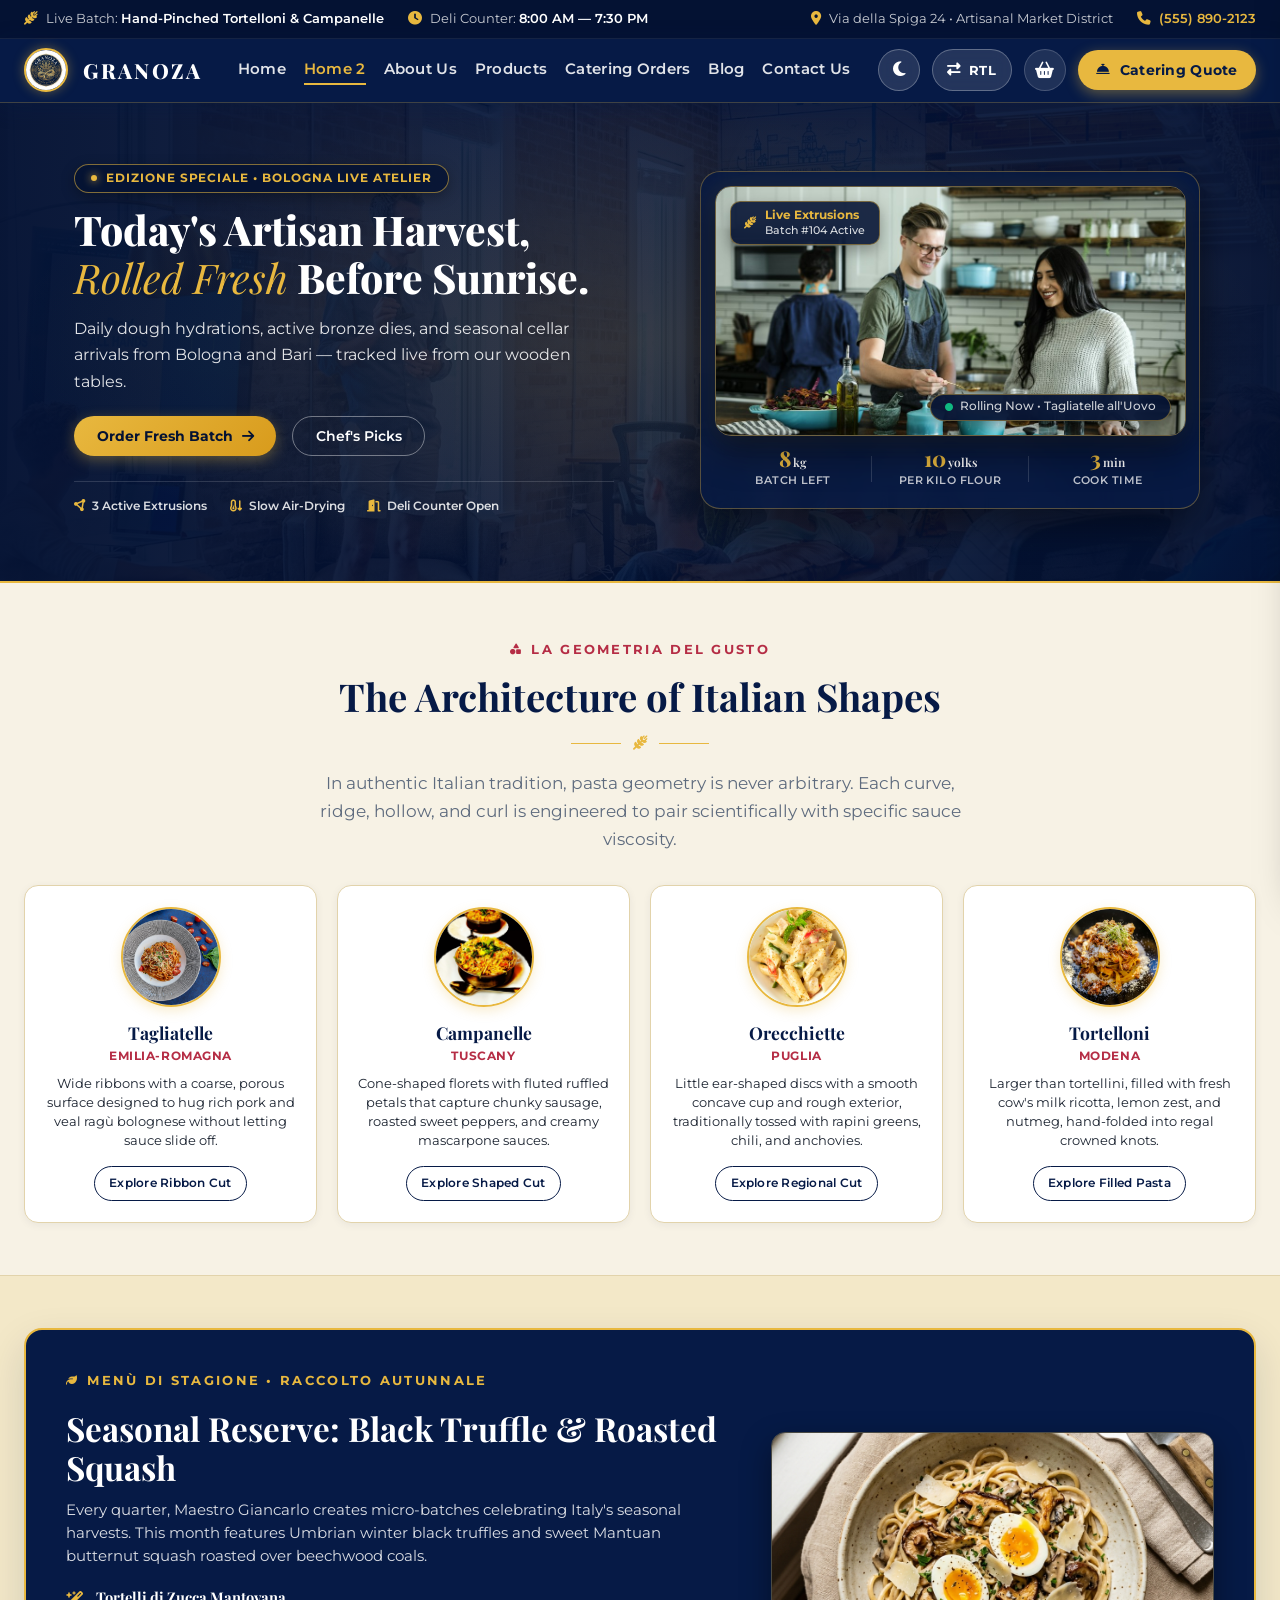
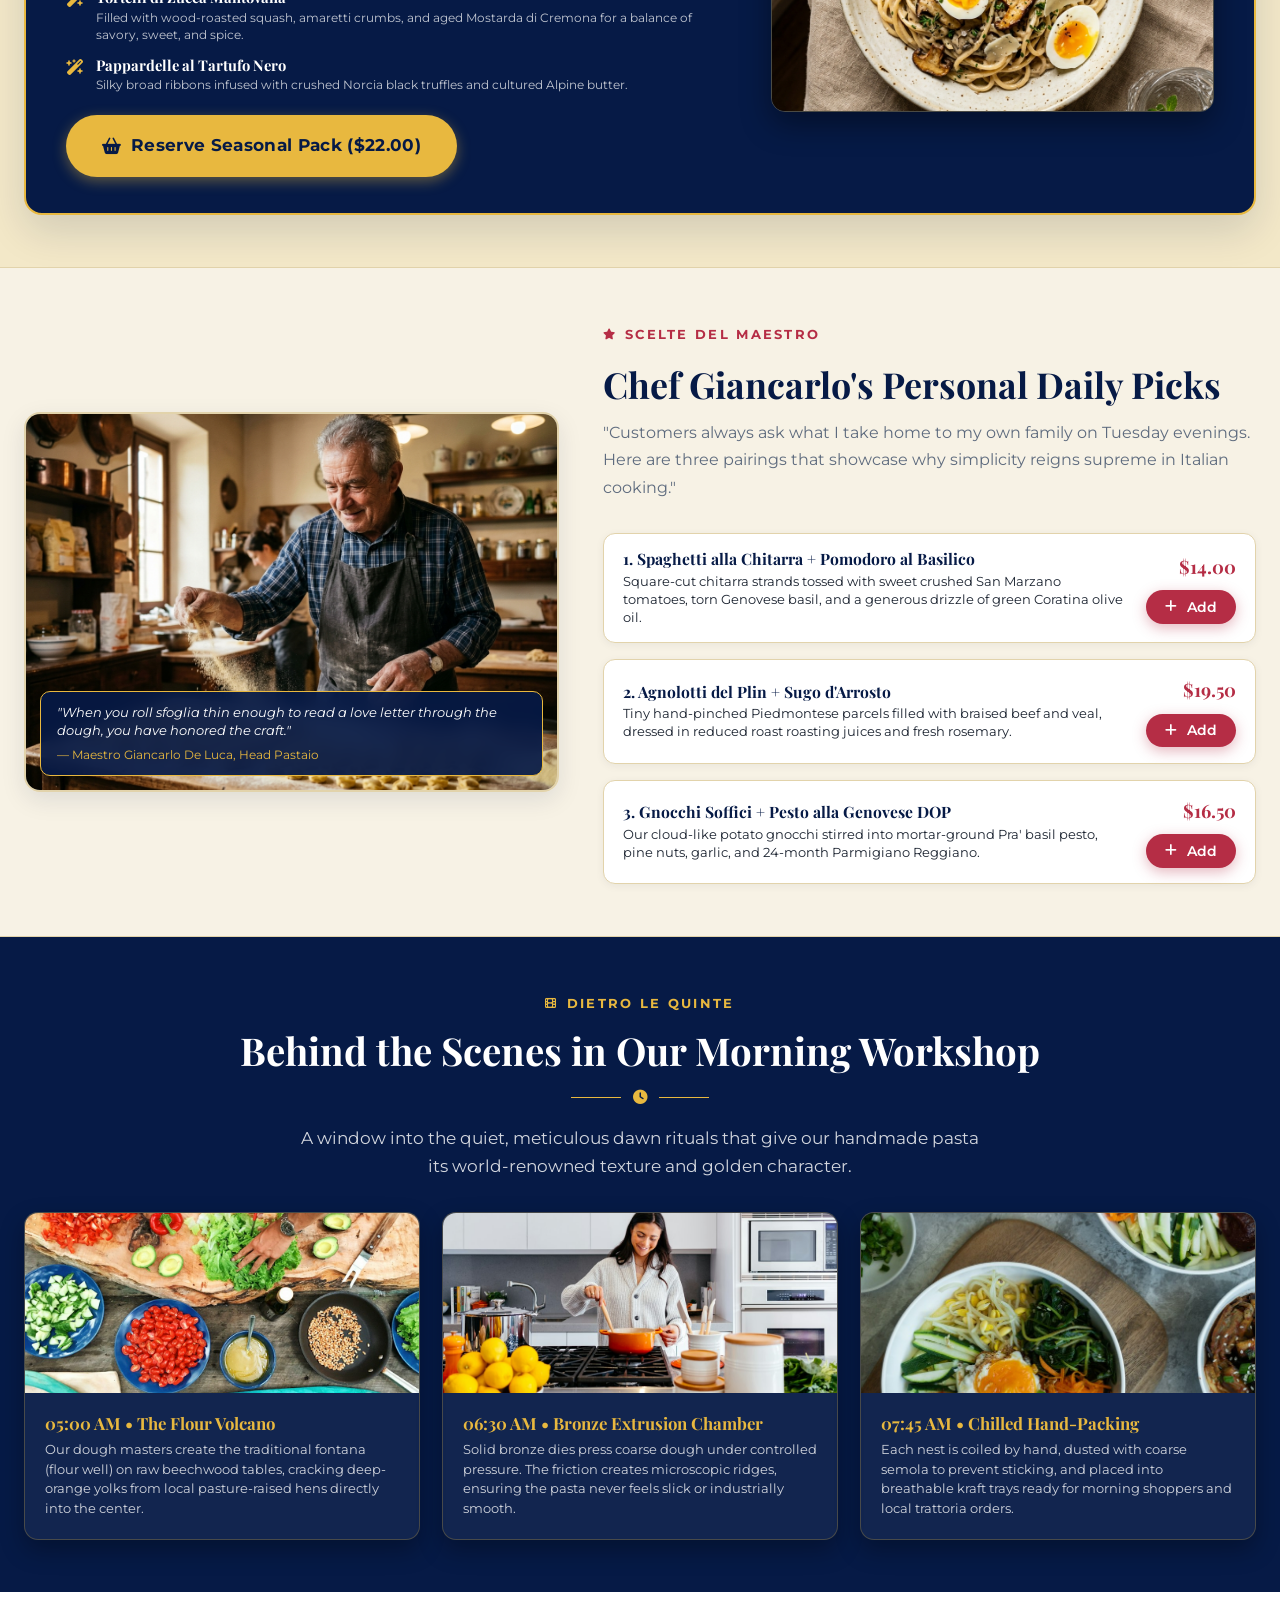
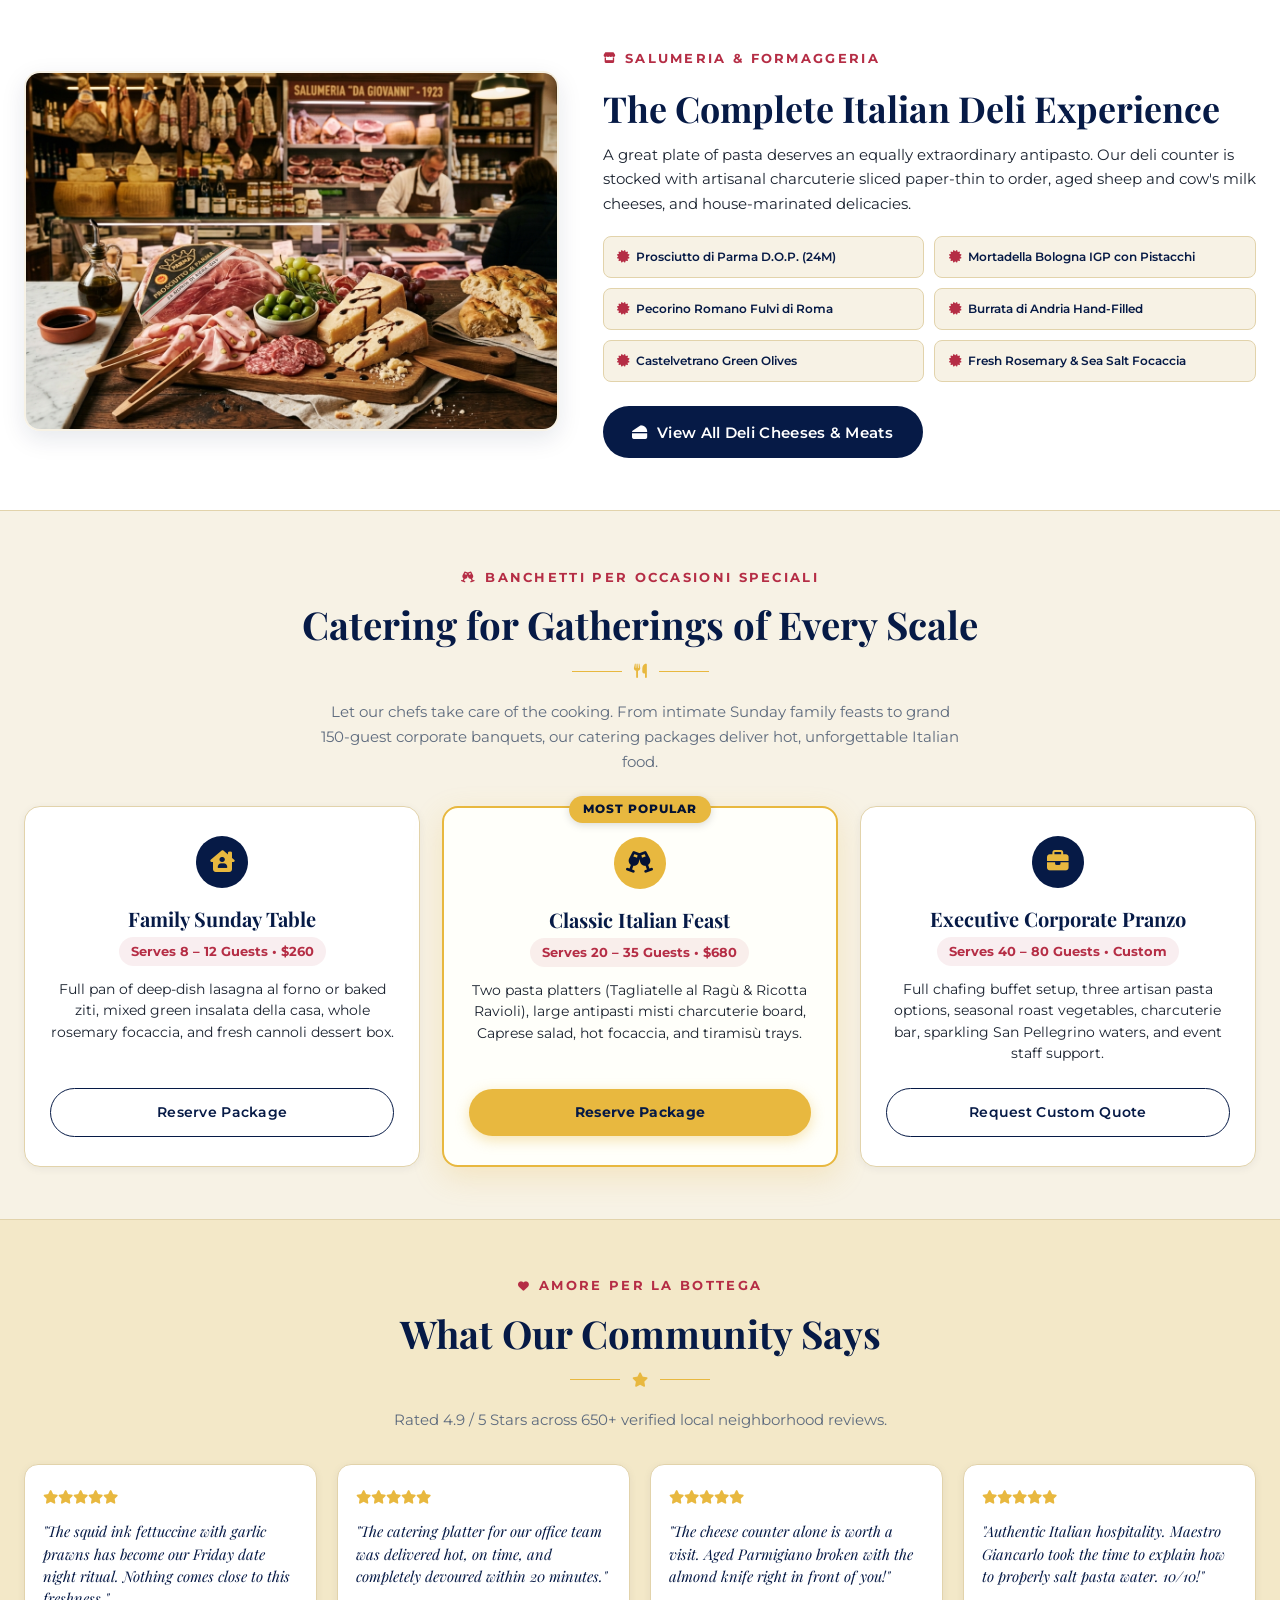
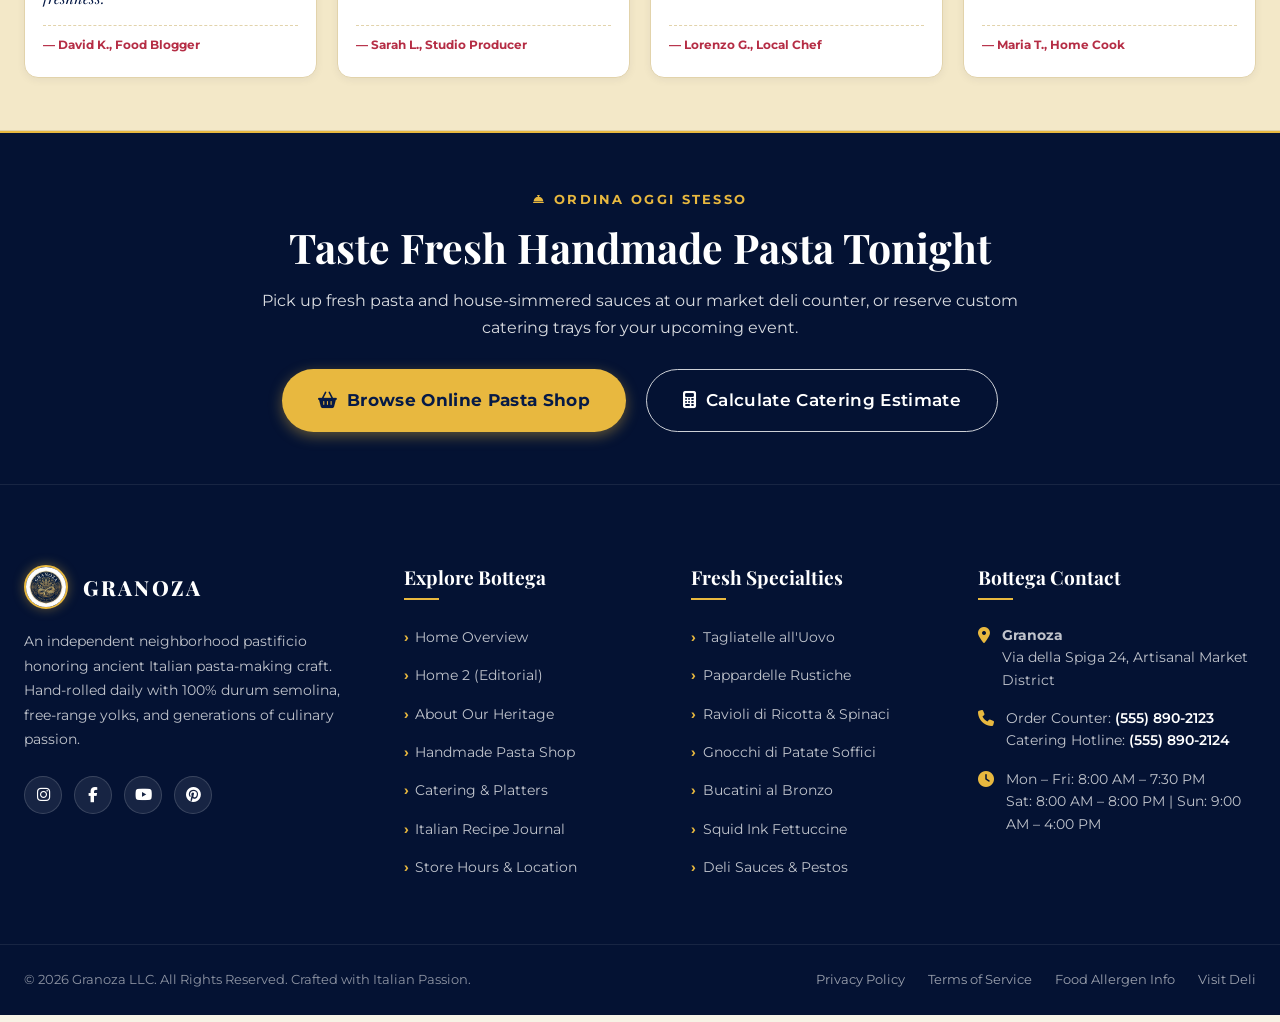
<file: home2.html>
<!DOCTYPE html>
<html lang="en">
<head>
  <meta charset="UTF-8">
  <meta name="viewport" content="width=device-width, initial-scale=1.0">
  <meta name="description" content="Granoza — Editorial & Artisan Showcase. Explore today's freshly extruded batches, Chef Giancarlo's daily board, and seasonal Italian specials.">
  <meta name="keywords" content="Granoza, handmade pasta shop, fresh bronze pasta, chef recommendations pasta, seasonal italian specials, artisanal deli counter, prosciutto parma">
  <title>Granoza — Editorial Showcase & Daily Bottega Selection</title>
  <link rel="icon" type="image/png" href="images/favicon.png">
  
  <!-- Fonts -->
  <link rel="preconnect" href="https://fonts.googleapis.com">
  <link rel="preconnect" href="https://fonts.gstatic.com" crossorigin>
  <link href="https://fonts.googleapis.com/css2?family=Montserrat:ital,wght@0,300;0,400;0,500;0,600;0,700;1,400&family=Playfair+Display:ital,wght@0,400;0,600;0,700;0,800;0,900;1,400;1,600;1,700&display=swap" rel="stylesheet">
  
  <!-- Font Awesome Icons -->
  <link rel="stylesheet" href="https://cdnjs.cloudflare.com/ajax/libs/font-awesome/6.5.1/css/all.min.css">
  
  <!-- Master Stylesheet -->
  <link rel="stylesheet" href="css/style.css?v=18">
<link rel="stylesheet" href="css/home2_redesign.css?v=18">
  <!-- Theme & RTL Stylesheet -->
  <link rel="stylesheet" href="css/theme_rtl.css?v=18">

  <!-- Immediate Theme & RTL Init Script (prevents flash) -->
  <script>
    (function() {
      try {
        var theme = localStorage.getItem('granoza_theme');
        if (theme === 'dark' || (!theme && window.matchMedia && window.matchMedia('(prefers-color-scheme: dark)').matches)) {
          document.documentElement.setAttribute('data-theme', 'dark');
        } else {
          document.documentElement.setAttribute('data-theme', 'light');
        }
        var dir = localStorage.getItem('granoza_direction');
        if (dir === 'rtl') {
          document.documentElement.setAttribute('dir', 'rtl');
        } else {
          document.documentElement.setAttribute('dir', 'ltr');
        }
      } catch (e) {}
    })();
  </script>
</head>
<body>

  <!-- Top Announcement Bar -->
  <div class="top-bar">
    <div class="container top-bar-inner">
      <div class="top-bar-left">
        <div class="top-bar-item">
          <i class="fa-solid fa-wheat-awn"></i>
          <span>Live Batch: <strong>Hand-Pinched Tortelloni & Campanelle</strong></span>
        </div>
        <div class="top-bar-item">
          <i class="fa-solid fa-clock"></i>
          <span>Deli Counter: <strong>8:00 AM — 7:30 PM</strong></span>
        </div>
      </div>
      <div class="top-bar-right">
        <div class="top-bar-item">
          <i class="fa-solid fa-location-dot"></i>
          <span>Via della Spiga 24 &bull; Artisanal Market District</span>
        </div>
        <div class="top-bar-item">
          <i class="fa-solid fa-phone"></i>
          <a href="tel:+15558902123" style="color:var(--golden-yellow); font-weight:600;">(555) 890-2123</a>
        </div>
      </div>
    </div>
  </div>

  <!-- Main Navigation Header -->
  <header class="main-header">
    <div class="container nav-container">
      <a href="index.html" class="brand-logo" aria-label="Granoza Home">
        <div class="brand-logo-icon">
          <img src="images/granoza_logo.jpg" alt="Granoza Logo">
        </div>
        <div class="brand-logo-text">
          <span class="brand-title">GRANOZA</span>
        </div>
      </a>

      <!-- Desktop Navigation Menu -->
      <nav class="nav-menu" aria-label="Primary Navigation">
        <a href="index.html" class="nav-link">Home</a>
        <a href="home2.html" class="nav-link active">Home 2</a>
        <a href="about.html" class="nav-link">About Us</a>
        <a href="products.html" class="nav-link">Products</a>
        <a href="catering.html" class="nav-link">Catering Orders</a>
        <a href="blog.html" class="nav-link">Blog</a>
        <a href="contact.html" class="nav-link">Contact Us</a>
      </nav>

      <!-- Nav Actions -->
      <div class="nav-actions">
                <button type="button" class="theme-toggle-btn" id="themeToggleBtn" aria-label="Toggle Dark / Light Theme" title="Toggle Theme">
          <i class="fa-solid fa-moon"></i>
        </button>
        <button type="button" class="rtl-toggle-btn" id="rtlToggleBtn" aria-label="Toggle RTL / LTR Layout" title="Toggle RTL / LTR">
          <i class="fa-solid fa-right-left"></i>
          <span class="rtl-text">RTL</span>
        </button>
<button type="button" class="cart-toggle-btn d-none-mobile" aria-label="Open Cart Order Drawer">
          <i class="fa-solid fa-basket-shopping"></i>
          <span class="cart-badge">0</span>
        </button>
        <a href="catering.html" class="btn btn-gold btn-sm d-none-mobile">
          <i class="fa-solid fa-bell-concierge"></i> Catering Quote
        </a>
        <button type="button" class="hamburger-btn" aria-label="Toggle Navigation Drawer">
          <span class="hamburger-line"></span>
          <span class="hamburger-line"></span>
          <span class="hamburger-line"></span>
        </button>
      </div>
    </div>
  </header>

  <!-- Mobile Navigation Overlay & Drawer -->
  <div class="mobile-nav-overlay"></div>
  <aside class="mobile-nav-drawer" aria-label="Mobile Navigation">
    <div class="mobile-nav-header">
      <div class="brand-logo-text">
        <span class="brand-title">GRANOZA</span>
      </div>
      <div class="mobile-nav-controls">
        <button type="button" class="theme-toggle-btn mobile-theme-btn" aria-label="Toggle Dark / Light Theme" title="Toggle Theme">
          <i class="fa-solid fa-moon"></i>
        </button>
        <button type="button" class="rtl-toggle-btn mobile-rtl-btn" aria-label="Toggle RTL / LTR Layout" title="Toggle RTL / LTR">
          <i class="fa-solid fa-right-left"></i>
          <span class="rtl-text">RTL</span>
        </button>
      
        <button type="button" class="cart-toggle-btn mobile-cart-btn mobile-cart-trigger" aria-label="Open Shopping Cart" title="Open Basket">
          <i class="fa-solid fa-basket-shopping"></i>
          <span class="cart-badge cart-badge-count">0</span>
        </button>
      </div>

      <button type="button" class="mobile-nav-close" aria-label="Close Mobile Nav">&times;</button>
    </div>
    <div class="mobile-nav-links">
      <a href="#" class="mobile-nav-link mobile-cart-trigger" aria-label="Open Shopping Cart">
        <span class="mobile-cart-label-wrap">
          <i class="fa-solid fa-basket-shopping" style="color:var(--golden-yellow); margin-right:8px; font-size:1.1rem;"></i>
          <span>Order Basket / Cart</span>
        </span>
        <span class="mobile-cart-badge-pill">
          <strong class="cart-badge-count">0</strong> items
          <i class="fa-solid fa-angle-right" style="margin-left:6px; font-size:0.75rem; opacity:0.75;"></i>
        </span>
      </a>
      <a href="index.html" class="mobile-nav-link"><span>Home</span> <i class="fa-solid fa-angle-right"></i></a>
      <a href="home2.html" class="mobile-nav-link active"><span>Home 2 (Editorial)</span> <i class="fa-solid fa-angle-right"></i></a>
      <a href="about.html" class="mobile-nav-link"><span>About Our Story</span> <i class="fa-solid fa-angle-right"></i></a>
      <a href="products.html" class="mobile-nav-link"><span>Pasta & Deli Shop</span> <i class="fa-solid fa-angle-right"></i></a>
      <a href="catering.html" class="mobile-nav-link"><span>Catering & Platters</span> <i class="fa-solid fa-angle-right"></i></a>
      <a href="blog.html" class="mobile-nav-link"><span>Culinary Journal</span> <i class="fa-solid fa-angle-right"></i></a>
      <a href="contact.html" class="mobile-nav-link"><span>Contact & Location</span> <i class="fa-solid fa-angle-right"></i></a>
    </div>
    <div class="mobile-nav-footer">
      <a href="catering.html" class="btn btn-primary btn-sm" style="width:100%;">
        <i class="fa-solid fa-calendar-check"></i> Book Catering Order
      </a>
      <div class="mobile-deli-info">
        <p><i class="fa-solid fa-shop" style="color:var(--golden-yellow);"></i> Open Mon–Sat 8:00 AM – 7:30 PM</p>
        <p><i class="fa-solid fa-phone" style="color:var(--golden-yellow);"></i> (555) 890-2123</p>
      </div>
    </div>
  </aside>

  <!-- Cart / Order Drawer -->
  <aside class="cart-drawer" aria-label="Order Cart Basket">
    <div class="cart-drawer-header">
      <h3><i class="fa-solid fa-basket-shopping"></i> Your Pasta Basket</h3>
      <button type="button" class="cart-close-btn" aria-label="Close Cart">&times;</button>
    </div>
    <div class="cart-items-container">
      <!-- Populated via JavaScript -->
    </div>
    <div class="cart-drawer-footer">
      <div class="cart-subtotal-row">
        <span>Order Subtotal:</span>
        <span class="cart-subtotal-amount">$0.00</span>
      </div>
      <p class="cart-note">Freshly made pasta orders are chilled and boxed in insulated thermal sleeves with cooking instructions.</p>
      <button type="button" class="btn btn-primary btn-cart-checkout" style="width:100%;">
        <i class="fa-solid fa-circle-check"></i> Proceed to Order Reservation
      </button>
      <button type="button" class="btn btn-outline-navy btn-sm" onclick="showToast('Your basket has been saved for local pickup!','info')" style="width:100%;">
        Save For Later
      </button>
    </div>
  </aside>

    <!-- =========================================================================
       SECTION 1: HERO — BALANCED CINEMATIC SPLIT (UNIFIED HEIGHT: 500PX)
       ========================================================================= -->
  <section class="hero-home-2" id="hero-section">
    <div class="hero-bg-layers">
      <div class="hero-bg-overlay"></div>
      <img src="images/hero_home2.jpg" class="hero-bg-img" alt="Granoza Live Bottega Extrusions"
        onerror="this.src='images/hero_bowl.jpg'">
    </div>
    <div class="container hero-cinematic-inner">
      <div class="hero-left-column">
        <div class="hero-tag-line">
          <span class="hero-tag-dot"></span>
          <span>Edizione Speciale &bull; Bologna Live Atelier</span>
        </div>
        <h1>Today's Artisan Harvest, <br><em class="hero-italic-accent">Rolled Fresh</em> Before Sunrise.</h1>
        <p class="hero-desc">Daily dough hydrations, active bronze dies, and seasonal cellar arrivals from Bologna and Bari &mdash; tracked live from our wooden tables.</p>
        <div class="hero-cta-row">
          <a href="products.html" class="hero-cta-primary">
            <span>Order Fresh Batch</span>
            <i class="fa-solid fa-arrow-right"></i>
          </a>
          <a href="#chef-recommendations" class="hero-cta-ghost">Chef's Picks</a>
        </div>
        <div class="hero-trust-row">
          <div class="htr-item"><i class="fa-solid fa-circle-nodes"></i> 3 Active Extrusions</div>
          <div class="htr-item"><i class="fa-solid fa-temperature-arrow-down"></i> Slow Air-Drying</div>
          <div class="htr-item"><i class="fa-solid fa-door-open"></i> Deli Counter Open</div>
        </div>
      </div>
      <div class="hero-right-column">
        <div class="hero-card-showcase">
          <div class="hero-image-float">
            <img src="images/chef_rolling.jpg" alt="Master pastaio rolling golden egg sfoglia"
              onerror="this.src='images/kitchen.jpg'">
            <div class="hero-float-badge">
              <i class="fa-solid fa-wheat-awn"></i>
              <span>Live Extrusions<br><small>Batch #104 Active</small></span>
            </div>
            <div class="hero-rating-pill">
              <i class="fa-solid fa-circle" style="color:#10b981; font-size:0.5rem;"></i>
              <span>Rolling Now &bull; Tagliatelle all'Uovo</span>
            </div>
          </div>
          <div class="hero-stat-tower">
            <div class="hero-stat-block">
              <span class="hsb-number">8<small>kg</small></span>
              <span class="hsb-label">Batch Left</span>
            </div>
            <div class="hsb-divider"></div>
            <div class="hero-stat-block">
              <span class="hsb-number">10<small>yolks</small></span>
              <span class="hsb-label">Per Kilo Flour</span>
            </div>
            <div class="hsb-divider"></div>
            <div class="hero-stat-block">
              <span class="hsb-number">3<small>min</small></span>
              <span class="hsb-label">Cook Time</span>
            </div>
          </div>
        </div>
      </div>
    </div>
  </section>

  <!-- =========================================================================
       SECTION 2: VISUAL PASTA COLLECTION SHOWCASE (SHAPES & GEOMETRIES)
       ========================================================================= -->
  <section class="shape-showcase-section">
    <div class="container">
      <div class="section-header">
        <span class="eyebrow"><i class="fa-solid fa-shapes"></i> La Geometria del Gusto</span>
        <h2>The Architecture of Italian Shapes</h2>
        <div class="gold-divider"><i class="fa-solid fa-wheat-awn"></i></div>
        <p>In authentic Italian tradition, pasta geometry is never arbitrary. Each curve, ridge, hollow, and curl is engineered to pair scientifically with specific sauce viscosity.</p>
      </div>

      <div class="shape-grid">
        <div class="shape-card">
          <div class="shape-card-img">
            <img src="images/prod_tagliatelle.jpg" alt="Golden egg tagliatelle ribbons" onerror="this.src='images/tagliatelle.jpg'">
          </div>
          <h3>Tagliatelle</h3>
          <span class="shape-origin">Emilia-Romagna</span>
          <p>Wide ribbons with a coarse, porous surface designed to hug rich pork and veal ragù bolognese without letting sauce slide off.</p>
          <a href="products.html" class="btn btn-outline-navy btn-sm">Explore Ribbon Cut</a>
        </div>

        <div class="shape-card">
          <div class="shape-card-img">
            <img src="images/prod_campanelle.jpg" alt="Ruffled campanelle florets" onerror="this.src='images/prod_pappardelle.jpg'">
          </div>
          <h3>Campanelle</h3>
          <span class="shape-origin">Tuscany</span>
          <p>Cone-shaped florets with fluted ruffled petals that capture chunky sausage, roasted sweet peppers, and creamy mascarpone sauces.</p>
          <a href="products.html" class="btn btn-outline-navy btn-sm">Explore Shaped Cut</a>
        </div>

        <div class="shape-card">
          <div class="shape-card-img">
            <img src="images/prod_orecchiette.jpg" alt="Hand-turned orecchiette cups" onerror="this.src='images/prod_gnocchi.jpg'">
          </div>
          <h3>Orecchiette</h3>
          <span class="shape-origin">Puglia</span>
          <p>Little ear-shaped discs with a smooth concave cup and rough exterior, traditionally tossed with rapini greens, chili, and anchovies.</p>
          <a href="products.html" class="btn btn-outline-navy btn-sm">Explore Regional Cut</a>
        </div>

        <div class="shape-card">
          <div class="shape-card-img">
            <img src="images/prod_tortelloni.jpg" alt="Hand-pinched ricotta and herb tortelloni" onerror="this.src='images/prod_ravioli.jpg'">
          </div>
          <h3>Tortelloni</h3>
          <span class="shape-origin">Modena</span>
          <p>Larger than tortellini, filled with fresh cow's milk ricotta, lemon zest, and nutmeg, hand-folded into regal crowned knots.</p>
          <a href="products.html" class="btn btn-outline-navy btn-sm">Explore Filled Pasta</a>
        </div>
      </div>
    </div>
  </section>

  <!-- =========================================================================
       SECTION 3: SEASONAL ITALIAN SPECIALS (AUTUMN/WINTER TRUFFLE & SQUASH)
       ========================================================================= -->
  <section class="seasonal-specials-section">
    <div class="container">
      <div class="specials-banner">
        <div class="specials-text">
          <span class="eyebrow eyebrow-gold"><i class="fa-solid fa-leaf"></i> Menù di Stagione &bull; Raccolto Autunnale</span>
          <h2>Seasonal Reserve: Black Truffle &amp; Roasted Squash</h2>
          <p>
            Every quarter, Maestro Giancarlo creates micro-batches celebrating Italy's seasonal harvests. This month features Umbrian winter black truffles and sweet Mantuan butternut squash roasted over beechwood coals.
          </p>
          <div class="specials-highlight-list">
            <div class="specials-item">
              <i class="fa-solid fa-wand-magic-sparkles"></i>
              <div>
                <h4>Tortelli di Zucca Mantovana</h4>
                <p>Filled with wood-roasted squash, amaretti crumbs, and aged Mostarda di Cremona for a balance of savory, sweet, and spice.</p>
              </div>
            </div>
            <div class="specials-item">
              <i class="fa-solid fa-wand-magic-sparkles"></i>
              <div>
                <h4>Pappardelle al Tartufo Nero</h4>
                <p>Silky broad ribbons infused with crushed Norcia black truffles and cultured Alpine butter.</p>
              </div>
            </div>
          </div>
          <a href="products.html" class="btn btn-gold btn-lg">
            <i class="fa-solid fa-basket-shopping"></i> Reserve Seasonal Pack ($22.00)
          </a>
        </div>

        <div class="specials-media">
          <img src="images/bowl_dish_2.jpg" alt="Plated seasonal pasta dish with truffles and shaved parmigiano" onerror="this.src='images/hero_pasta_bowl.jpg'">
        </div>
      </div>
    </div>
  </section>

  <!-- =========================================================================
       SECTION 4: CHEF'S RECOMMENDATIONS & DAILY BOARD
       ========================================================================= -->
  <section class="chef-rec-section" id="chef-recommendations">
    <div class="container chef-rec-grid">
      <div class="chef-portrait-frame">
        <img src="images/chef_pastaio.jpg" alt="Master Pastaio Giancarlo dusting semolina over fresh tagliatelle" onerror="this.src='images/chef_rolling.jpg'">
        <div class="chef-quote-pill">
          "When you roll sfoglia thin enough to read a love letter through the dough, you have honored the craft."
          <span style="display:block; font-size:0.75rem; color:var(--golden-yellow); font-style:normal; margin-top:0.3rem;">— Maestro Giancarlo De Luca, Head Pastaio</span>
        </div>
      </div>

      <div class="chef-picks-content">
        <span class="eyebrow"><i class="fa-solid fa-star"></i> Scelte del Maestro</span>
        <h2>Chef Giancarlo's Personal Daily Picks</h2>
        <p style="color:var(--text-muted); line-height:1.7; margin-bottom:2rem;">
          "Customers always ask what I take home to my own family on Tuesday evenings. Here are three pairings that showcase why simplicity reigns supreme in Italian cooking."
        </p>

        <div class="chef-picks-list">
          <div class="chef-pick-item">
            <div class="pick-details">
              <h4>1. Spaghetti alla Chitarra + Pomodoro al Basilico</h4>
              <p>Square-cut chitarra strands tossed with sweet crushed San Marzano tomatoes, torn Genovese basil, and a generous drizzle of green Coratina olive oil.</p>
            </div>
            <div class="pick-badge-price">
              <span class="price">$14.00</span>
              <button class="btn btn-primary btn-sm btn-add-pasta" style="margin-top:0.5rem;"><i class="fa-solid fa-plus"></i> Add</button>
            </div>
          </div>

          <div class="chef-pick-item">
            <div class="pick-details">
              <h4>2. Agnolotti del Plin + Sugo d'Arrosto</h4>
              <p>Tiny hand-pinched Piedmontese parcels filled with braised beef and veal, dressed in reduced roast roasting juices and fresh rosemary.</p>
            </div>
            <div class="pick-badge-price">
              <span class="price">$19.50</span>
              <button class="btn btn-primary btn-sm btn-add-pasta" style="margin-top:0.5rem;"><i class="fa-solid fa-plus"></i> Add</button>
            </div>
          </div>

          <div class="chef-pick-item">
            <div class="pick-details">
              <h4>3. Gnocchi Soffici + Pesto alla Genovese DOP</h4>
              <p>Our cloud-like potato gnocchi stirred into mortar-ground Pra' basil pesto, pine nuts, garlic, and 24-month Parmigiano Reggiano.</p>
            </div>
            <div class="pick-badge-price">
              <span class="price">$16.50</span>
              <button class="btn btn-primary btn-sm btn-add-pasta" style="margin-top:0.5rem;"><i class="fa-solid fa-plus"></i> Add</button>
            </div>
          </div>
        </div>
      </div>
    </div>
  </section>

  <!-- =========================================================================
       SECTION 5: BEHIND-THE-SCENES PASTA-MAKING STORY
       ========================================================================= -->
  <section class="behind-scenes-section">
    <div class="container">
      <div class="section-header text-light">
        <span class="eyebrow eyebrow-gold"><i class="fa-solid fa-film"></i> Dietro le Quinte</span>
        <h2>Behind the Scenes in Our Morning Workshop</h2>
        <div class="gold-divider"><i class="fa-solid fa-clock"></i></div>
        <p>A window into the quiet, meticulous dawn rituals that give our handmade pasta its world-renowned texture and golden character.</p>
      </div>

      <div class="bts-grid">
        <div class="bts-card">
          <div class="bts-media">
            <img src="images/flour_mound.jpg" alt="Mound of golden semolina flour with well of fresh egg yolks" onerror="this.src='images/pasta_machine.jpg'">
          </div>
          <div class="bts-body">
            <h3>05:00 AM &bull; The Flour Volcano</h3>
            <p>Our dough masters create the traditional fontana (flour well) on raw beechwood tables, cracking deep-orange yolks from local pasture-raised hens directly into the center.</p>
          </div>
        </div>

        <div class="bts-card">
          <div class="bts-media">
            <img src="images/pasta_machine.jpg" alt="Heavy bronze extruder in action extruding ridged rigatoni" onerror="this.src='images/chef_rolling.jpg'">
          </div>
          <div class="bts-body">
            <h3>06:30 AM &bull; Bronze Extrusion Chamber</h3>
            <p>Solid bronze dies press coarse dough under controlled pressure. The friction creates microscopic ridges, ensuring the pasta never feels slick or industrially smooth.</p>
          </div>
        </div>

        <div class="bts-card">
          <div class="bts-media">
            <img src="images/article_storage.jpg" alt="Trays of freshly rolled tagliatelle nests resting in temperature-controlled cooler" onerror="this.src='images/hanging_lamp.jpg'">
          </div>
          <div class="bts-body">
            <h3>07:45 AM &bull; Chilled Hand-Packing</h3>
            <p>Each nest is coiled by hand, dusted with coarse semola to prevent sticking, and placed into breathable kraft trays ready for morning shoppers and local trattoria orders.</p>
          </div>
        </div>
      </div>
    </div>
  </section>

  <!-- =========================================================================
       SECTION 6: ITALIAN DELI INGREDIENTS & CHARCUTERIE PANTRY
       ========================================================================= -->
  <section class="deli-pantry-section">
    <div class="container pantry-showcase">
      <div class="pantry-media">
        <img src="images/deli_charcuterie.jpg" alt="Authentic Italian deli counter with cured prosciutti, mortadella, aged cheese, and bread" onerror="this.src='images/kitchen.jpg'">
      </div>

      <div class="pantry-details">
        <span class="eyebrow"><i class="fa-solid fa-store"></i> Salumeria &amp; Formaggeria</span>
        <h2>The Complete Italian Deli Experience</h2>
        <p>
          A great plate of pasta deserves an equally extraordinary antipasto. Our deli counter is stocked with artisanal charcuterie sliced paper-thin to order, aged sheep and cow's milk cheeses, and house-marinated delicacies.
        </p>

        <div class="pantry-tags-grid">
          <div class="pantry-tag-item">
            <i class="fa-solid fa-certificate"></i> Prosciutto di Parma D.O.P. (24M)
          </div>
          <div class="pantry-tag-item">
            <i class="fa-solid fa-certificate"></i> Mortadella Bologna IGP con Pistacchi
          </div>
          <div class="pantry-tag-item">
            <i class="fa-solid fa-certificate"></i> Pecorino Romano Fulvi di Roma
          </div>
          <div class="pantry-tag-item">
            <i class="fa-solid fa-certificate"></i> Burrata di Andria Hand-Filled
          </div>
          <div class="pantry-tag-item">
            <i class="fa-solid fa-certificate"></i> Castelvetrano Green Olives
          </div>
          <div class="pantry-tag-item">
            <i class="fa-solid fa-certificate"></i> Fresh Rosemary &amp; Sea Salt Focaccia
          </div>
        </div>

        <a href="products.html" class="btn btn-navy">
          <i class="fa-solid fa-cheese"></i> View All Deli Cheeses &amp; Meats
        </a>
      </div>
    </div>
  </section>

  <!-- =========================================================================
       SECTION 7: CATERING SERVICE HIGHLIGHT & FEAST PACKAGES
       ========================================================================= -->
  <section class="home2-catering-section">
    <div class="container">
      <div class="section-header">
        <span class="eyebrow"><i class="fa-solid fa-champagne-glasses"></i> Banchetti per Occasioni Speciali</span>
        <h2>Catering for Gatherings of Every Scale</h2>
        <div class="gold-divider"><i class="fa-solid fa-utensils"></i></div>
        <p>Let our chefs take care of the cooking. From intimate Sunday family feasts to grand 150-guest corporate banquets, our catering packages deliver hot, unforgettable Italian food.</p>
      </div>

      <div class="catering-split-cards">
        <div class="catering-tier-card">
          <div class="tier-icon"><i class="fa-solid fa-house-chimney-user"></i></div>
          <h3>Family Sunday Table</h3>
          <span class="tier-serves">Serves 8 – 12 Guests &bull; $260</span>
          <p>Full pan of deep-dish lasagna al forno or baked ziti, mixed green insalata della casa, whole rosemary focaccia, and fresh cannoli dessert box.</p>
          <a href="catering.html" class="btn btn-outline-navy btn-sm" style="margin-top:auto;">Reserve Package</a>
        </div>

        <div class="catering-tier-card featured">
          <span class="tier-badge">Most Popular</span>
          <div class="tier-icon"><i class="fa-solid fa-champagne-glasses"></i></div>
          <h3>Classic Italian Feast</h3>
          <span class="tier-serves">Serves 20 – 35 Guests &bull; $680</span>
          <p>Two pasta platters (Tagliatelle al Ragù &amp; Ricotta Ravioli), large antipasti misti charcuterie board, Caprese salad, hot focaccia, and tiramisù trays.</p>
          <a href="catering.html" class="btn btn-gold btn-sm" style="margin-top:auto;">Reserve Package</a>
        </div>

        <div class="catering-tier-card">
          <div class="tier-icon"><i class="fa-solid fa-briefcase"></i></div>
          <h3>Executive Corporate Pranzo</h3>
          <span class="tier-serves">Serves 40 – 80 Guests &bull; Custom</span>
          <p>Full chafing buffet setup, three artisan pasta options, seasonal roast vegetables, charcuterie bar, sparkling San Pellegrino waters, and event staff support.</p>
          <a href="catering.html" class="btn btn-outline-navy btn-sm" style="margin-top:auto;">Request Custom Quote</a>
        </div>
      </div>
    </div>
  </section>

  <!-- =========================================================================
       SECTION 8: CUSTOMER REVIEWS & COMMUNITY FEEDBACK
       ========================================================================= -->
  <section class="home2-reviews-section">
    <div class="container">
      <div class="section-header">
        <span class="eyebrow"><i class="fa-solid fa-heart"></i> Amore per la Bottega</span>
        <h2>What Our Community Says</h2>
        <div class="gold-divider"><i class="fa-solid fa-star"></i></div>
        <p>Rated 4.9 / 5 Stars across 650+ verified local neighborhood reviews.</p>
      </div>

      <div class="reviews-strip">
        <div class="review-mini-card">
          <div class="stars"><i class="fa-solid fa-star"></i><i class="fa-solid fa-star"></i><i class="fa-solid fa-star"></i><i class="fa-solid fa-star"></i><i class="fa-solid fa-star"></i></div>
          <p>"The squid ink fettuccine with garlic prawns has become our Friday date night ritual. Nothing comes close to this freshness."</p>
          <strong>— David K., Food Blogger</strong>
        </div>

        <div class="review-mini-card">
          <div class="stars"><i class="fa-solid fa-star"></i><i class="fa-solid fa-star"></i><i class="fa-solid fa-star"></i><i class="fa-solid fa-star"></i><i class="fa-solid fa-star"></i></div>
          <p>"The catering platter for our office team was delivered hot, on time, and completely devoured within 20 minutes."</p>
          <strong>— Sarah L., Studio Producer</strong>
        </div>

        <div class="review-mini-card">
          <div class="stars"><i class="fa-solid fa-star"></i><i class="fa-solid fa-star"></i><i class="fa-solid fa-star"></i><i class="fa-solid fa-star"></i><i class="fa-solid fa-star"></i></div>
          <p>"The cheese counter alone is worth a visit. Aged Parmigiano broken with the almond knife right in front of you!"</p>
          <strong>— Lorenzo G., Local Chef</strong>
        </div>

        <div class="review-mini-card">
          <div class="stars"><i class="fa-solid fa-star"></i><i class="fa-solid fa-star"></i><i class="fa-solid fa-star"></i><i class="fa-solid fa-star"></i><i class="fa-solid fa-star"></i></div>
          <p>"Authentic Italian hospitality. Maestro Giancarlo took the time to explain how to properly salt pasta water. 10/10!"</p>
          <strong>— Maria T., Home Cook</strong>
        </div>
      </div>
    </div>
  </section>

  <!-- =========================================================================
       SECTION 9: STRONG ENQUIRY & ORDERING CALL TO ACTION
       ========================================================================= -->
  <section class="home2-cta-strip">
    <div class="container text-center" style="max-width: 820px; margin: 0 auto;">
      <span class="eyebrow eyebrow-gold"><i class="fa-solid fa-bell-concierge"></i> Ordina Oggi Stesso</span>
      <h2 style="color:var(--pure-white); font-size:clamp(2.2rem, 3.5vw, 3rem); margin-bottom:1.25rem;">
        Taste Fresh Handmade Pasta Tonight
      </h2>
      <p style="color:rgba(255,255,255,0.85); font-size:1.15rem; margin-bottom:2.25rem; line-height:1.7;">
        Pick up fresh pasta and house-simmered sauces at our market deli counter, or reserve custom catering trays for your upcoming event.
      </p>
      <div style="display:flex; justify-content:center; gap:1.25rem; flex-wrap:wrap;">
        <a href="products.html" class="btn btn-gold btn-lg">
          <i class="fa-solid fa-basket-shopping"></i> Browse Online Pasta Shop
        </a>
        <a href="catering.html" class="btn btn-outline-white btn-lg">
          <i class="fa-solid fa-calculator"></i> Calculate Catering Estimate
        </a>
      </div>
    </div>
  </section>

  <!-- =========================================================================
       UNIVERSAL FOOTER (CONSISTENT ACROSS ALL 7 PAGES)
       ========================================================================= -->
  <footer class="main-footer">
    <div class="container footer-grid">
      <div class="footer-col footer-about">
        <a href="index.html" class="brand-logo" style="margin-bottom:1.25rem;">
          <div class="brand-logo-icon">
            <img src="images/granoza_logo.jpg" alt="Granoza Logo">
          </div>
          <div class="brand-logo-text">
            <span class="brand-title">GRANOZA</span>
          </div>
        </a>
        <p>
          An independent neighborhood pastificio honoring ancient Italian pasta-making craft. Hand-rolled daily with 100% durum semolina, free-range yolks, and generations of culinary passion.
        </p>
        <div class="social-links">
          <a href="#" class="social-link" aria-label="Instagram"><i class="fa-brands fa-instagram"></i></a>
          <a href="#" class="social-link" aria-label="Facebook"><i class="fa-brands fa-facebook-f"></i></a>
          <a href="#" class="social-link" aria-label="YouTube"><i class="fa-brands fa-youtube"></i></a>
          <a href="#" class="social-link" aria-label="Pinterest"><i class="fa-brands fa-pinterest"></i></a>
        </div>
      </div>

      <div class="footer-col">
        <h3>Explore Bottega</h3>
        <ul class="footer-links-list">
          <li><a href="index.html">Home Overview</a></li>
          <li><a href="home2.html">Home 2 (Editorial)</a></li>
          <li><a href="about.html">About Our Heritage</a></li>
          <li><a href="products.html">Handmade Pasta Shop</a></li>
          <li><a href="catering.html">Catering & Platters</a></li>
          <li><a href="blog.html">Italian Recipe Journal</a></li>
          <li><a href="contact.html">Store Hours & Location</a></li>
        </ul>
      </div>

      <div class="footer-col">
        <h3>Fresh Specialties</h3>
        <ul class="footer-links-list">
          <li><a href="products.html">Tagliatelle all'Uovo</a></li>
          <li><a href="products.html">Pappardelle Rustiche</a></li>
          <li><a href="products.html">Ravioli di Ricotta & Spinaci</a></li>
          <li><a href="products.html">Gnocchi di Patate Soffici</a></li>
          <li><a href="products.html">Bucatini al Bronzo</a></li>
          <li><a href="products.html">Squid Ink Fettuccine</a></li>
          <li><a href="products.html">Deli Sauces & Pestos</a></li>
        </ul>
      </div>

      <div class="footer-col">
        <h3>Bottega Contact</h3>
        <div class="footer-contact-items">
          <div class="footer-contact-item">
            <i class="fa-solid fa-location-dot"></i>
            <div>
              <strong>Granoza</strong><br>
              Via della Spiga 24, Artisanal Market District
            </div>
          </div>
          <div class="footer-contact-item">
            <i class="fa-solid fa-phone"></i>
            <div>
              Order Counter: <a href="tel:+15558902123">(555) 890-2123</a><br>
              Catering Hotline: <a href="tel:+15558902124">(555) 890-2124</a>
            </div>
          </div>
          <div class="footer-contact-item">
            <i class="fa-solid fa-clock"></i>
            <div>
              Mon – Fri: 8:00 AM – 7:30 PM<br>
              Sat: 8:00 AM – 8:00 PM | Sun: 9:00 AM – 4:00 PM
            </div>
          </div>
        </div>
      </div>
    </div>

    <div class="footer-bottom">
      <div class="container footer-bottom-inner">
        <div>
          &copy; 2026 Granoza LLC. All Rights Reserved. Crafted with Italian Passion.
        </div>
        <div>
          <a href="#">Privacy Policy</a>
          <a href="#">Terms of Service</a>
          <a href="#">Food Allergen Info</a>
          <a href="contact.html">Visit Deli</a>
        </div>
      </div>
    </div>
  </footer>

  <!-- Back to Top Button -->
  <button type="button" class="back-to-top" aria-label="Back to top">
    <i class="fa-solid fa-arrow-up"></i>
  </button>

  <!-- Master JavaScript File -->
  <script src="js/main.js?v=18"></script>
</body>
</html>
</file>
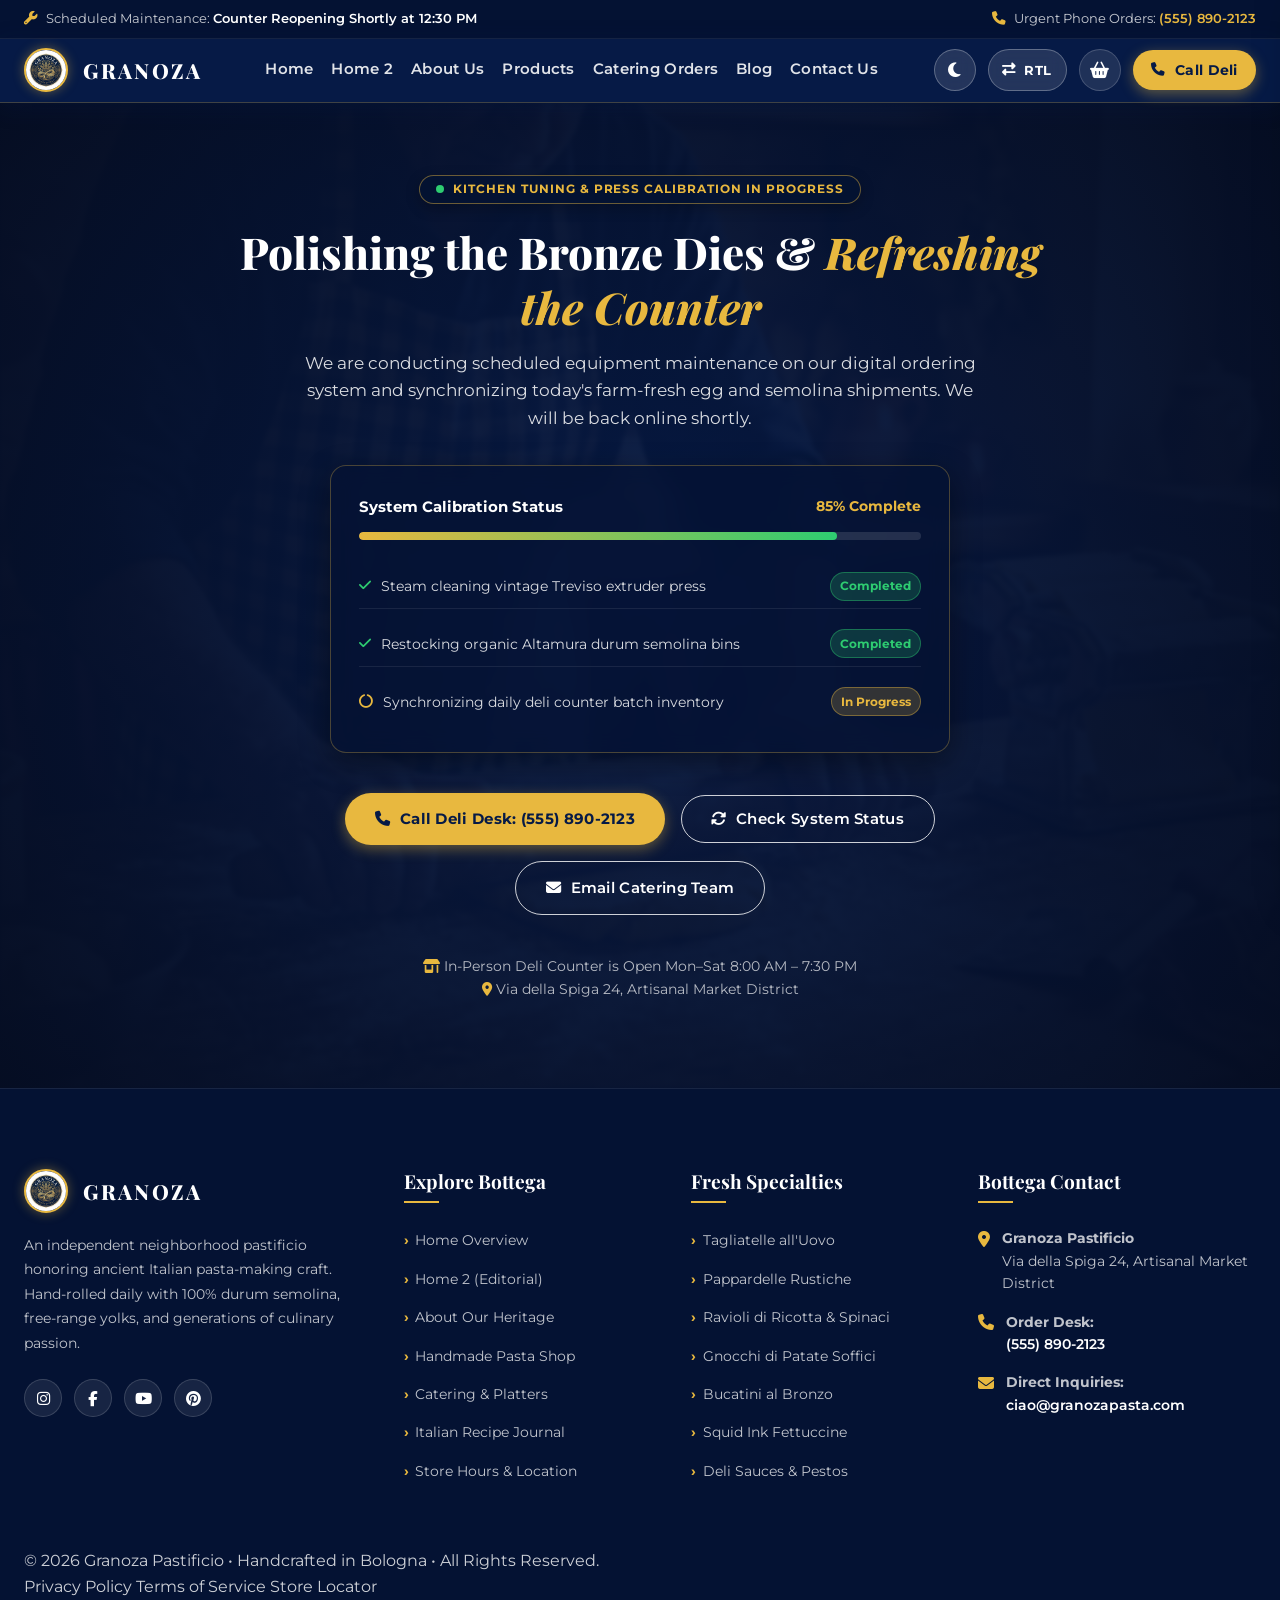
<file: maintenance.html>
<!DOCTYPE html>
<html lang="en">

<head>
  <meta charset="UTF-8">
  <meta name="viewport" content="width=device-width, initial-scale=1.0">
  <meta name="description"
    content="Under Maintenance — Granoza's online bottega is currently undergoing scheduled maintenance and equipment polishing. We will return shortly with fresh daily batches.">
  <meta name="keywords" content="Granoza maintenance, scheduled maintenance, italian pasta atelier tuning">
  <title>Under Maintenance — Polishing the Bronze Dies | Granoza</title>
  <link rel="icon" type="image/png" href="images/favicon.png">

  <!-- Fonts -->
  <link rel="preconnect" href="https://fonts.googleapis.com">
  <link rel="preconnect" href="https://fonts.gstatic.com" crossorigin>
  <link
    href="https://fonts.googleapis.com/css2?family=Montserrat:ital,wght@0,300;0,400;0,500;0,600;0,700;1,400&family=Playfair+Display:ital,wght@0,400;0,600;0,700;0,800;0,900;1,400;1,600;1,700&display=swap"
    rel="stylesheet">

  <!-- Font Awesome Icons -->
  <link rel="stylesheet" href="https://cdnjs.cloudflare.com/ajax/libs/font-awesome/6.5.1/css/all.min.css">

  <!-- Master Stylesheets -->
  <link rel="stylesheet" href="css/style.css?v=18">
  <link rel="stylesheet" href="css/theme_rtl.css?v=18">

  <!-- Immediate Theme & RTL Init Script (prevents flash) -->
  <script>
    (function () {
      try {
        var theme = localStorage.getItem('granoza_theme');
        if (theme === 'dark' || (!theme && window.matchMedia && window.matchMedia('(prefers-color-scheme: dark)').matches)) {
          document.documentElement.setAttribute('data-theme', 'dark');
        } else {
          document.documentElement.setAttribute('data-theme', 'light');
        }
        var dir = localStorage.getItem('granoza_direction');
        if (dir === 'rtl') {
          document.documentElement.setAttribute('dir', 'rtl');
        } else {
          document.documentElement.setAttribute('dir', 'ltr');
        }
      } catch (e) { }
    })();
  </script>
</head>

<body>

  <!-- Top Announcement Bar -->
  <div class="top-bar">
    <div class="container top-bar-inner">
      <div class="top-bar-left">
        <div class="top-bar-item">
          <i class="fa-solid fa-wrench" style="color:var(--golden-yellow);"></i>
          <span>Scheduled Maintenance: <strong>Counter Reopening Shortly at 12:30 PM</strong></span>
        </div>
      </div>
      <div class="top-bar-right">
        <div class="top-bar-item">
          <i class="fa-solid fa-phone"></i>
          <span>Urgent Phone Orders: <a href="tel:+15558902123" style="color:var(--golden-yellow); font-weight:600;">(555) 890-2123</a></span>
        </div>
      </div>
    </div>
  </div>

  <!-- Main Navigation Header -->
  <header class="main-header">
    <div class="container nav-container">
      <a href="index.html" class="brand-logo" aria-label="Granoza Home">
        <div class="brand-logo-icon">
          <img src="images/granoza_logo.jpg" alt="Granoza Logo">
        </div>
        <div class="brand-logo-text">
          <span class="brand-title">GRANOZA</span>
        </div>
      </a>

      <!-- Desktop Navigation Menu -->
      <nav class="nav-menu" aria-label="Primary Navigation">
        <a href="index.html" class="nav-link">Home</a>
        <a href="home2.html" class="nav-link">Home 2</a>
        <a href="about.html" class="nav-link">About Us</a>
        <a href="products.html" class="nav-link">Products</a>
        <a href="catering.html" class="nav-link">Catering Orders</a>
        <a href="blog.html" class="nav-link">Blog</a>
        <a href="contact.html" class="nav-link">Contact Us</a>
      </nav>

      <!-- Nav Actions (Theme, RTL, Cart & Hamburger) -->
      <div class="nav-actions">
        <button type="button" class="theme-toggle-btn" id="themeToggleBtn" aria-label="Toggle Dark / Light Theme"
          title="Toggle Theme">
          <i class="fa-solid fa-moon"></i>
        </button>
        <button type="button" class="rtl-toggle-btn" id="rtlToggleBtn" aria-label="Toggle RTL / LTR Layout"
          title="Toggle RTL / LTR">
          <i class="fa-solid fa-right-left"></i>
          <span class="rtl-text">RTL</span>
        </button>
        <button type="button" class="cart-toggle-btn d-none-mobile" aria-label="Open Cart Order Drawer">
          <i class="fa-solid fa-basket-shopping"></i>
          <span class="cart-badge">0</span>
        </button>
        <a href="tel:+15558902123" class="btn btn-gold btn-sm d-none-mobile">
          <i class="fa-solid fa-phone"></i> Call Deli
        </a>
        <button type="button" class="hamburger-btn" aria-label="Toggle Navigation Drawer">
          <span class="hamburger-line"></span>
          <span class="hamburger-line"></span>
          <span class="hamburger-line"></span>
        </button>
      </div>
    </div>
  </header>

  <!-- Mobile Navigation Overlay & Drawer -->
  <div class="mobile-nav-overlay"></div>
  <aside class="mobile-nav-drawer" aria-label="Mobile Navigation">
    <div class="mobile-nav-header">
      <div class="brand-logo-text">
        <span class="brand-title">GRANOZA</span>
      </div>
      <div class="mobile-nav-controls">
        <button type="button" class="theme-toggle-btn mobile-theme-btn" aria-label="Toggle Dark / Light Theme"
          title="Toggle Theme">
          <i class="fa-solid fa-moon"></i>
        </button>
        <button type="button" class="rtl-toggle-btn mobile-rtl-btn" aria-label="Toggle RTL / LTR Layout"
          title="Toggle RTL / LTR">
          <i class="fa-solid fa-right-left"></i>
          <span class="rtl-text">RTL</span>
        </button>
        <button type="button" class="cart-toggle-btn mobile-cart-btn mobile-cart-trigger"
          aria-label="Open Shopping Cart" title="Open Basket">
          <i class="fa-solid fa-basket-shopping"></i>
          <span class="cart-badge cart-badge-count">0</span>
        </button>
      </div>
      <button type="button" class="mobile-nav-close" aria-label="Close Mobile Nav">&times;</button>
    </div>
    <div class="mobile-nav-links">
      <a href="#" class="mobile-nav-link mobile-cart-trigger" aria-label="Open Shopping Cart">
        <span class="mobile-cart-label-wrap">
          <i class="fa-solid fa-basket-shopping"
            style="color:var(--golden-yellow); margin-right:8px; font-size:1.1rem;"></i>
          <span>Order Basket / Cart</span>
        </span>
        <span class="mobile-cart-badge-pill">
          <strong class="cart-badge-count">0</strong> items
          <i class="fa-solid fa-angle-right" style="margin-left:6px; font-size:0.75rem; opacity:0.75;"></i>
        </span>
      </a>
      <a href="index.html" class="mobile-nav-link"><span>Home</span> <i class="fa-solid fa-angle-right"></i></a>
      <a href="home2.html" class="mobile-nav-link"><span>Home 2 (Editorial)</span> <i
          class="fa-solid fa-angle-right"></i></a>
      <a href="about.html" class="mobile-nav-link"><span>About Our Story</span> <i
          class="fa-solid fa-angle-right"></i></a>
      <a href="products.html" class="mobile-nav-link"><span>Pasta & Deli Shop</span> <i
          class="fa-solid fa-angle-right"></i></a>
      <a href="catering.html" class="mobile-nav-link"><span>Catering & Platters</span> <i
          class="fa-solid fa-angle-right"></i></a>
      <a href="blog.html" class="mobile-nav-link"><span>Culinary Journal</span> <i
          class="fa-solid fa-angle-right"></i></a>
      <a href="contact.html" class="mobile-nav-link"><span>Contact & Location</span> <i
          class="fa-solid fa-angle-right"></i></a>
    </div>
    <div class="mobile-nav-footer">
      <a href="tel:+15558902123" class="btn btn-gold btn-sm" style="width:100%;">
        <i class="fa-solid fa-phone"></i> Call Kitchen Directly
      </a>
    </div>
  </aside>

  <!-- Cart / Order Drawer -->
  <aside class="cart-drawer" aria-label="Order Cart Basket">
    <div class="cart-drawer-header">
      <h3><i class="fa-solid fa-basket-shopping"></i> Your Pasta Basket</h3>
      <button type="button" class="cart-close-btn" aria-label="Close Cart">&times;</button>
    </div>
    <div class="cart-items-container">
      <!-- Populated via JavaScript -->
    </div>
  </aside>

  <!-- =========================================================================
       UNDER MAINTENANCE HERO SECTION WITH LIVE STATUS
       ========================================================================= -->
  <main>
    <section class="utility-hero-section">
      <div class="utility-bg-overlay" style="background-image: url('images/kitchen.jpg');"></div>
      <div class="utility-bg-gradient"></div>

      <div class="container utility-content-wrap">
        <div class="status-pulsing-badge">
          <span class="pulse-led"></span>
          <span>Kitchen Tuning &amp; Press Calibration in Progress</span>
        </div>

        <h1 class="utility-heading">
          Polishing the Bronze Dies &amp; <em>Refreshing the Counter</em>
        </h1>

        <p class="utility-desc">
          We are conducting scheduled equipment maintenance on our digital ordering system and synchronizing today's farm-fresh egg and semolina shipments. We will be back online shortly.
        </p>

        <!-- Live Progress & Tasks Card -->
        <div class="maint-progress-card">
          <div class="mpc-header">
            <strong>System Calibration Status</strong>
            <span id="maintPercent">85% Complete</span>
          </div>
          <div class="mpc-progress-track">
            <div class="mpc-progress-bar"></div>
          </div>
          <div class="mpc-tasks-list">
            <div class="mpc-task-item">
              <span><i class="fa-solid fa-check" style="color:#2ecc71;"></i> Steam cleaning vintage Treviso extruder press</span>
              <span class="mpc-task-status status-done">Completed</span>
            </div>
            <div class="mpc-task-item">
              <span><i class="fa-solid fa-check" style="color:#2ecc71;"></i> Restocking organic Altamura durum semolina bins</span>
              <span class="mpc-task-status status-done">Completed</span>
            </div>
            <div class="mpc-task-item">
              <span><i class="fa-solid fa-circle-notch fa-spin" style="color:var(--golden-yellow);"></i> Synchronizing daily deli counter batch inventory</span>
              <span class="mpc-task-status status-prog">In Progress</span>
            </div>
          </div>
        </div>

        <!-- Emergency & Immediate Order Contacts -->
        <div class="utility-cta-row">
          <a href="tel:+15558902123" class="btn btn-gold">
            <i class="fa-solid fa-phone"></i> Call Deli Desk: (555) 890-2123
          </a>
          <button type="button" class="btn btn-outline-white" id="checkStatusBtn">
            <i class="fa-solid fa-rotate"></i> Check System Status
          </button>
          <a href="mailto:catering@granozapasta.com" class="btn btn-outline-white">
            <i class="fa-solid fa-envelope"></i> Email Catering Team
          </a>
        </div>

        <div id="maintStatusNotice" style="display:none; margin-top:-1rem; margin-bottom:2rem; color:var(--golden-yellow); font-size:0.92rem; font-weight:600;">
          <i class="fa-solid fa-clock-rotate-left"></i> Calibration on schedule &mdash; estimated return in 20 minutes!
        </div>

        <div style="font-size:0.85rem; color:rgba(255,255,255,0.7); max-width:500px; margin:0 auto;">
          <p><i class="fa-solid fa-shop" style="color:var(--golden-yellow);"></i> In-Person Deli Counter is Open Mon–Sat 8:00 AM – 7:30 PM</p>
          <p><i class="fa-solid fa-location-dot" style="color:var(--golden-yellow);"></i> Via della Spiga 24, Artisanal Market District</p>
        </div>
      </div>
    </section>
  </main>

  <!-- Universal Footer -->
  <footer class="main-footer">
    <div class="container footer-grid">
      <!-- Col 1: Brand Info -->
      <div class="footer-col footer-about">
        <a href="index.html" class="brand-logo" style="margin-bottom:1.25rem;">
          <div class="brand-logo-icon">
            <img src="images/granoza_logo.jpg" alt="Granoza Logo">
          </div>
          <div class="brand-logo-text">
            <span class="brand-title">GRANOZA</span>
          </div>
        </a>
        <p>
          An independent neighborhood pastificio honoring ancient Italian pasta-making craft. Hand-rolled daily with
          100% durum semolina, free-range yolks, and generations of culinary passion.
        </p>
        <div class="social-links">
          <a href="#" class="social-link" aria-label="Instagram"><i class="fa-brands fa-instagram"></i></a>
          <a href="#" class="social-link" aria-label="Facebook"><i class="fa-brands fa-facebook-f"></i></a>
          <a href="#" class="social-link" aria-label="YouTube"><i class="fa-brands fa-youtube"></i></a>
          <a href="#" class="social-link" aria-label="Pinterest"><i class="fa-brands fa-pinterest"></i></a>
        </div>
      </div>

      <!-- Col 2: Navigation Links -->
      <div class="footer-col">
        <h3>Explore Bottega</h3>
        <ul class="footer-links-list">
          <li><a href="index.html">Home Overview</a></li>
          <li><a href="home2.html">Home 2 (Editorial)</a></li>
          <li><a href="about.html">About Our Heritage</a></li>
          <li><a href="products.html">Handmade Pasta Shop</a></li>
          <li><a href="catering.html">Catering & Platters</a></li>
          <li><a href="blog.html">Italian Recipe Journal</a></li>
          <li><a href="contact.html">Store Hours & Location</a></li>
        </ul>
      </div>

      <!-- Col 3: Pasta Varieties -->
      <div class="footer-col">
        <h3>Fresh Specialties</h3>
        <ul class="footer-links-list">
          <li><a href="products.html">Tagliatelle all'Uovo</a></li>
          <li><a href="products.html">Pappardelle Rustiche</a></li>
          <li><a href="products.html">Ravioli di Ricotta & Spinaci</a></li>
          <li><a href="products.html">Gnocchi di Patate Soffici</a></li>
          <li><a href="products.html">Bucatini al Bronzo</a></li>
          <li><a href="products.html">Squid Ink Fettuccine</a></li>
          <li><a href="products.html">Deli Sauces & Pestos</a></li>
        </ul>
      </div>

      <!-- Col 4: Contact & Hours -->
      <div class="footer-col">
        <h3>Bottega Contact</h3>
        <div class="footer-contact-items">
          <div class="footer-contact-item">
            <i class="fa-solid fa-location-dot"></i>
            <div>
              <strong>Granoza Pastificio</strong><br>
              Via della Spiga 24, Artisanal Market District
            </div>
          </div>
          <div class="footer-contact-item">
            <i class="fa-solid fa-phone"></i>
            <div>
              <strong>Order Desk:</strong><br>
              <a href="tel:+15558902123">(555) 890-2123</a>
            </div>
          </div>
          <div class="footer-contact-item">
            <i class="fa-solid fa-envelope"></i>
            <div>
              <strong>Direct Inquiries:</strong><br>
              <a href="mailto:ciao@granozapasta.com">ciao@granozapasta.com</a>
            </div>
          </div>
        </div>
      </div>
    </div>

    <!-- Sub-Footer / Copyright Bar -->
    <div class="sub-footer">
      <div class="container sub-footer-inner">
        <p>&copy; 2026 Granoza Pastificio &bull; Handcrafted in Bologna &bull; All Rights Reserved.</p>
        <div class="sub-footer-links">
          <a href="index.html">Privacy Policy</a>
          <a href="index.html">Terms of Service</a>
          <a href="contact.html">Store Locator</a>
        </div>
      </div>
    </div>
  </footer>

  <!-- Floating Back to Top Button -->
  <button type="button" class="back-to-top" id="backToTopBtn" aria-label="Scroll Back to Top">
    <i class="fa-solid fa-arrow-up"></i>
  </button>

  <!-- Master JavaScript File -->
  <script src="js/main.js?v=18"></script>

  <!-- Check Status Simulation Script -->
  <script>
    (function () {
      var checkBtn = document.getElementById('checkStatusBtn');
      var notice = document.getElementById('maintStatusNotice');
      if (checkBtn) {
        checkBtn.addEventListener('click', function () {
          var origHTML = checkBtn.innerHTML;
          checkBtn.innerHTML = '<i class="fa-solid fa-spinner fa-spin"></i> Checking Servers...';
          setTimeout(function () {
            checkBtn.innerHTML = '<i class="fa-solid fa-check"></i> Status Verified';
            if (notice) notice.style.display = 'block';
            setTimeout(function () {
              checkBtn.innerHTML = origHTML;
            }, 3000);
          }, 600);
        });
      }
    })();
  </script>
</body>

</html>
</file>
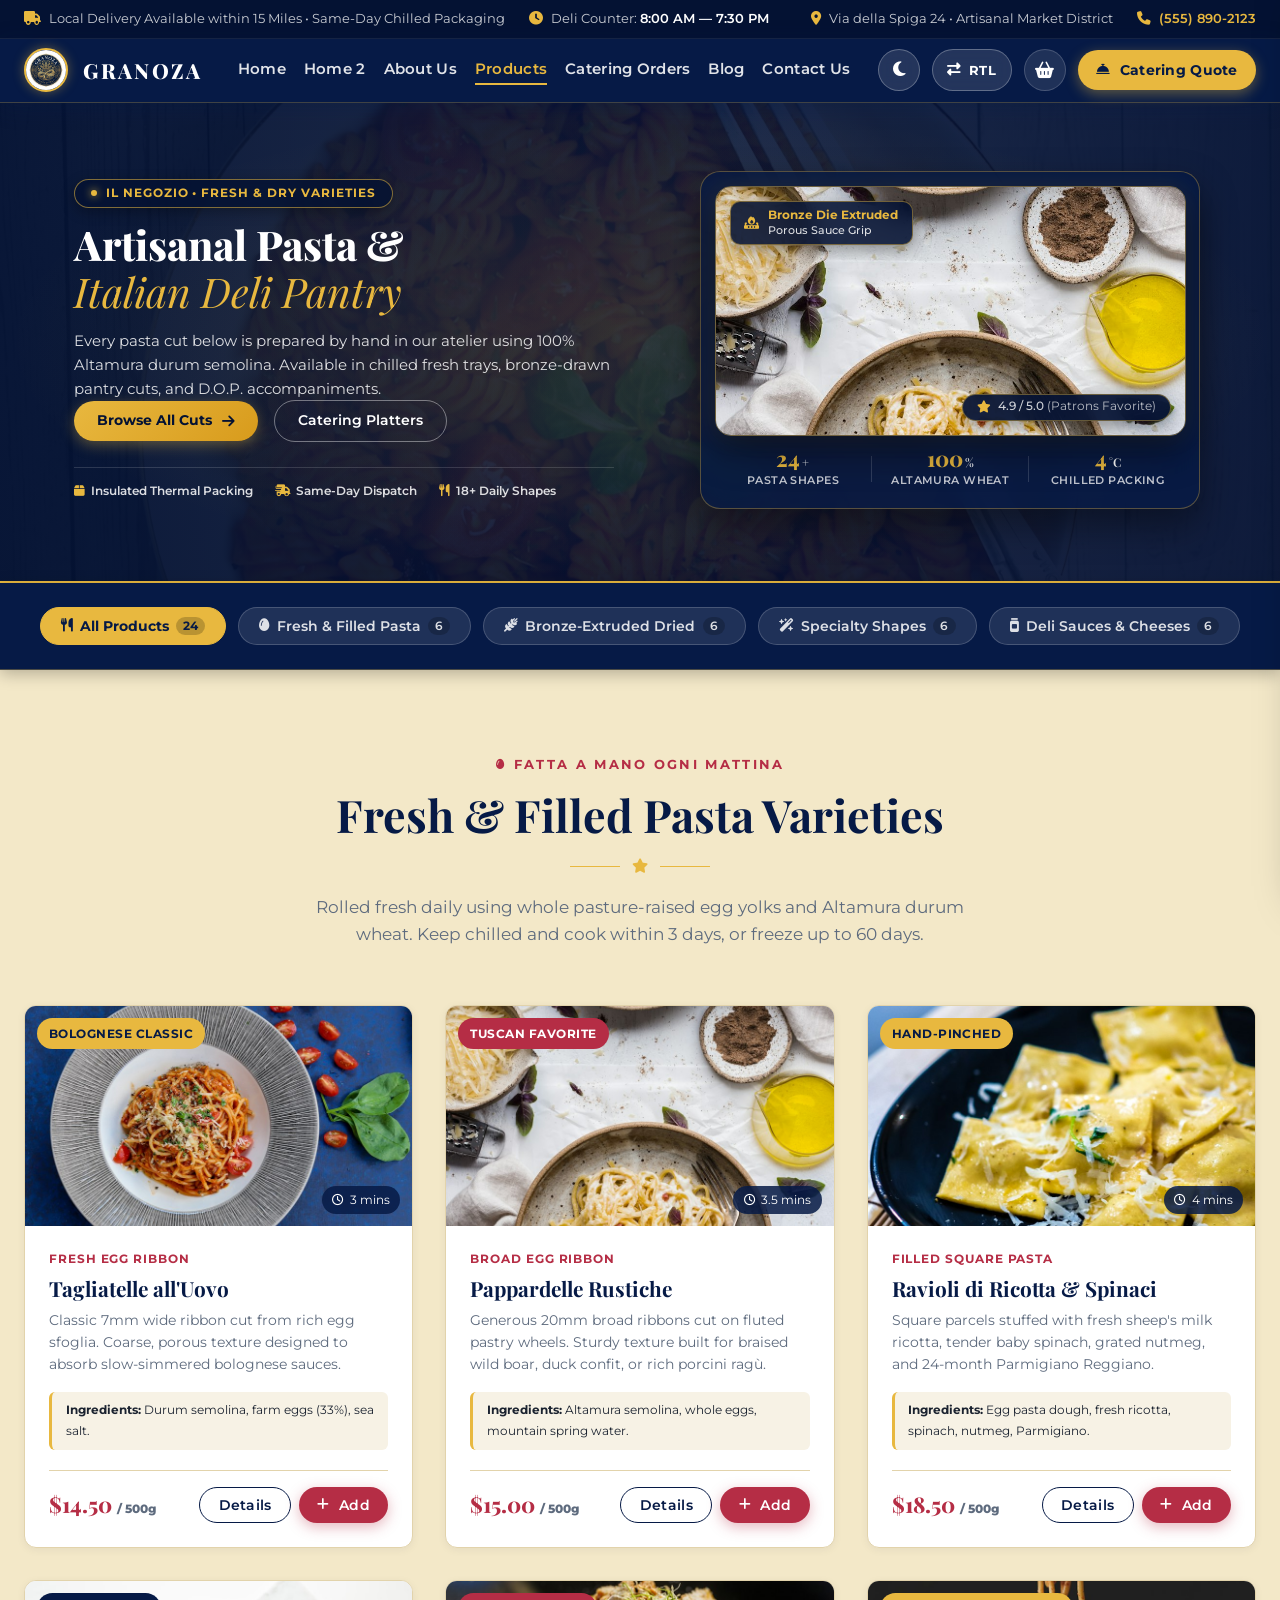
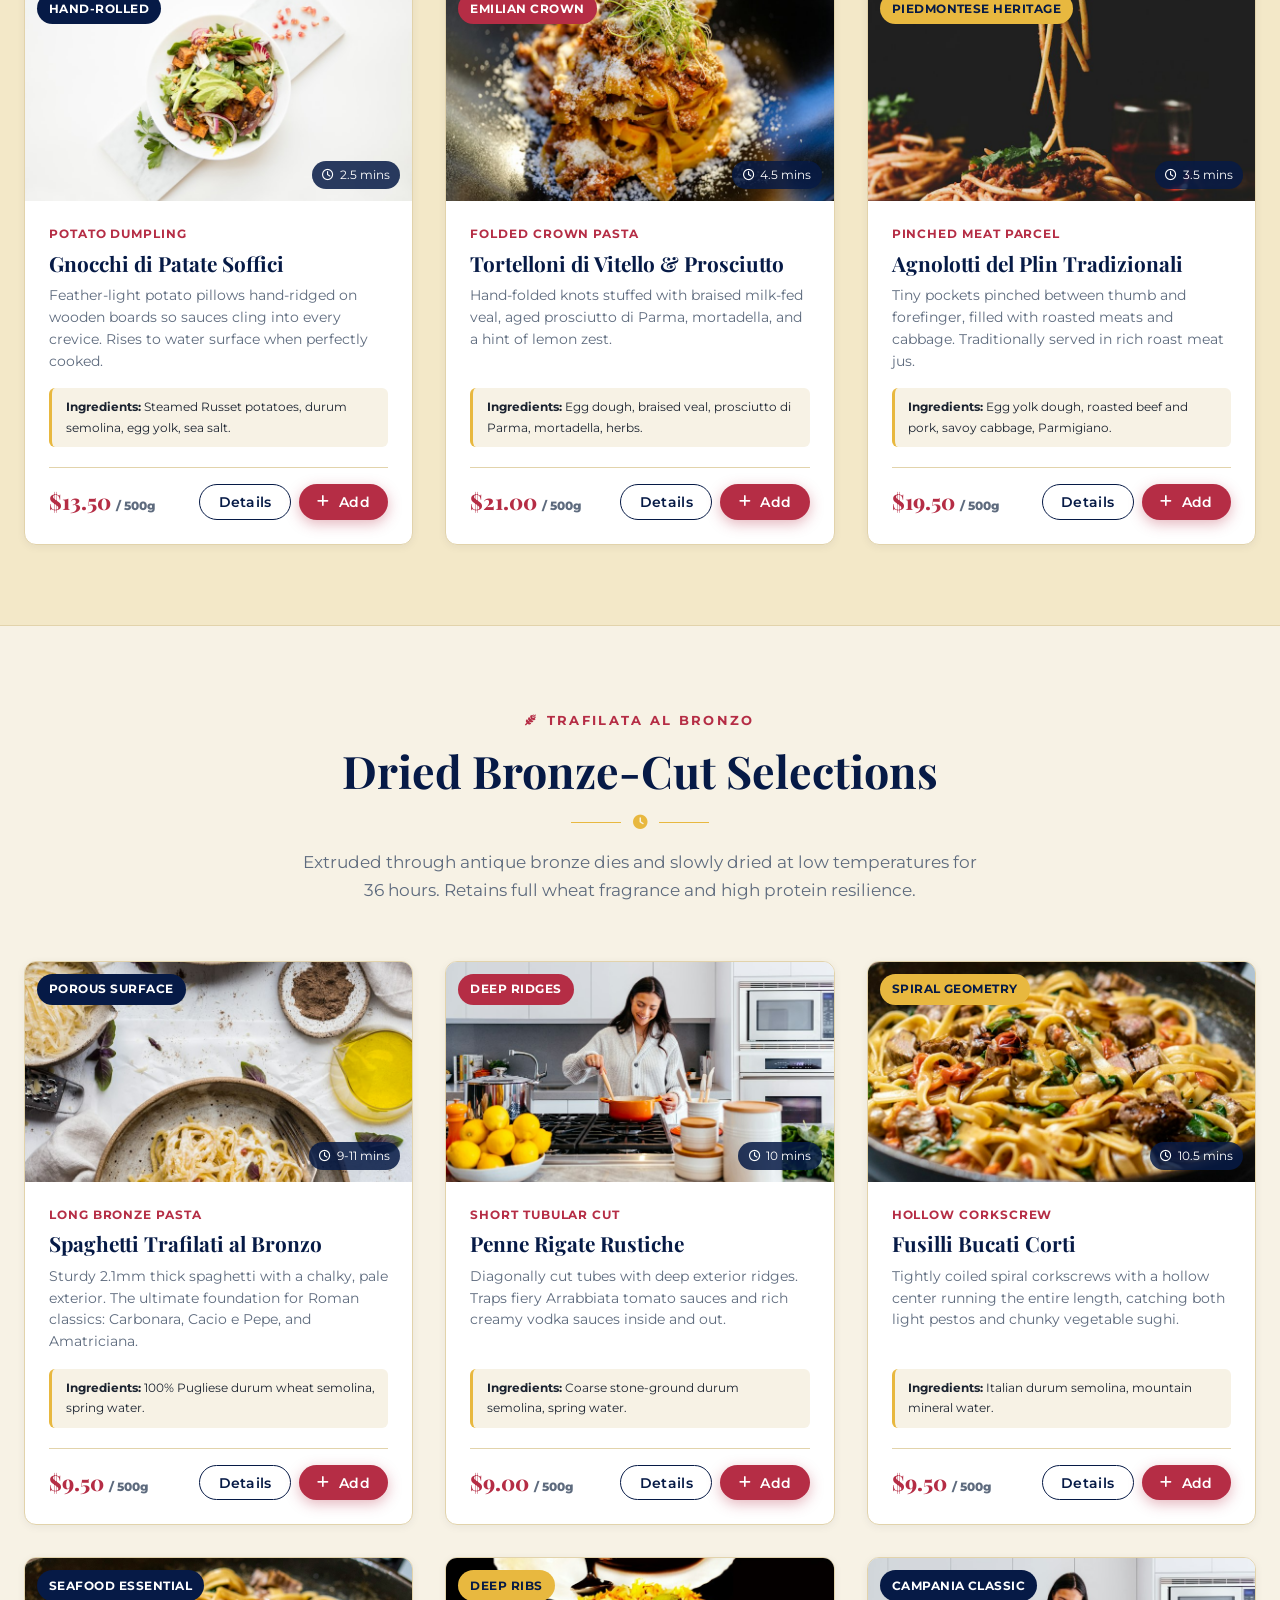
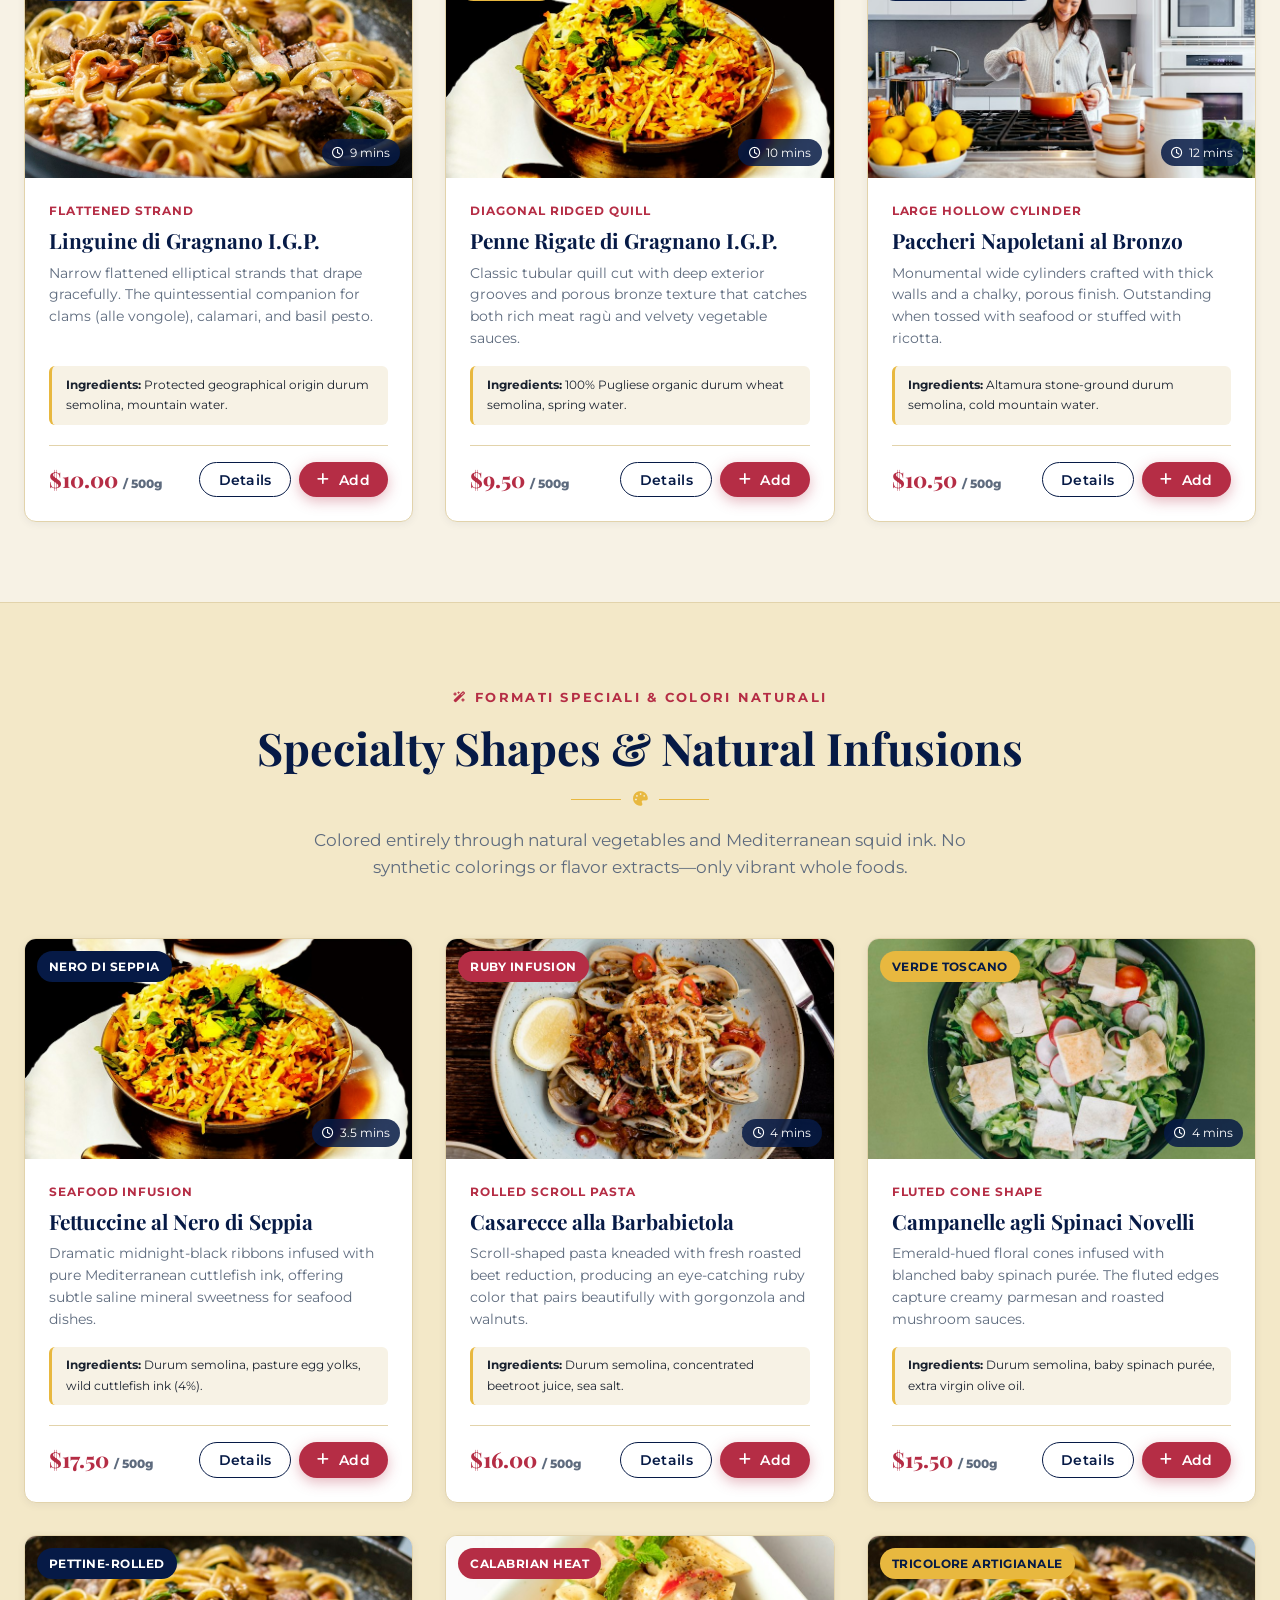
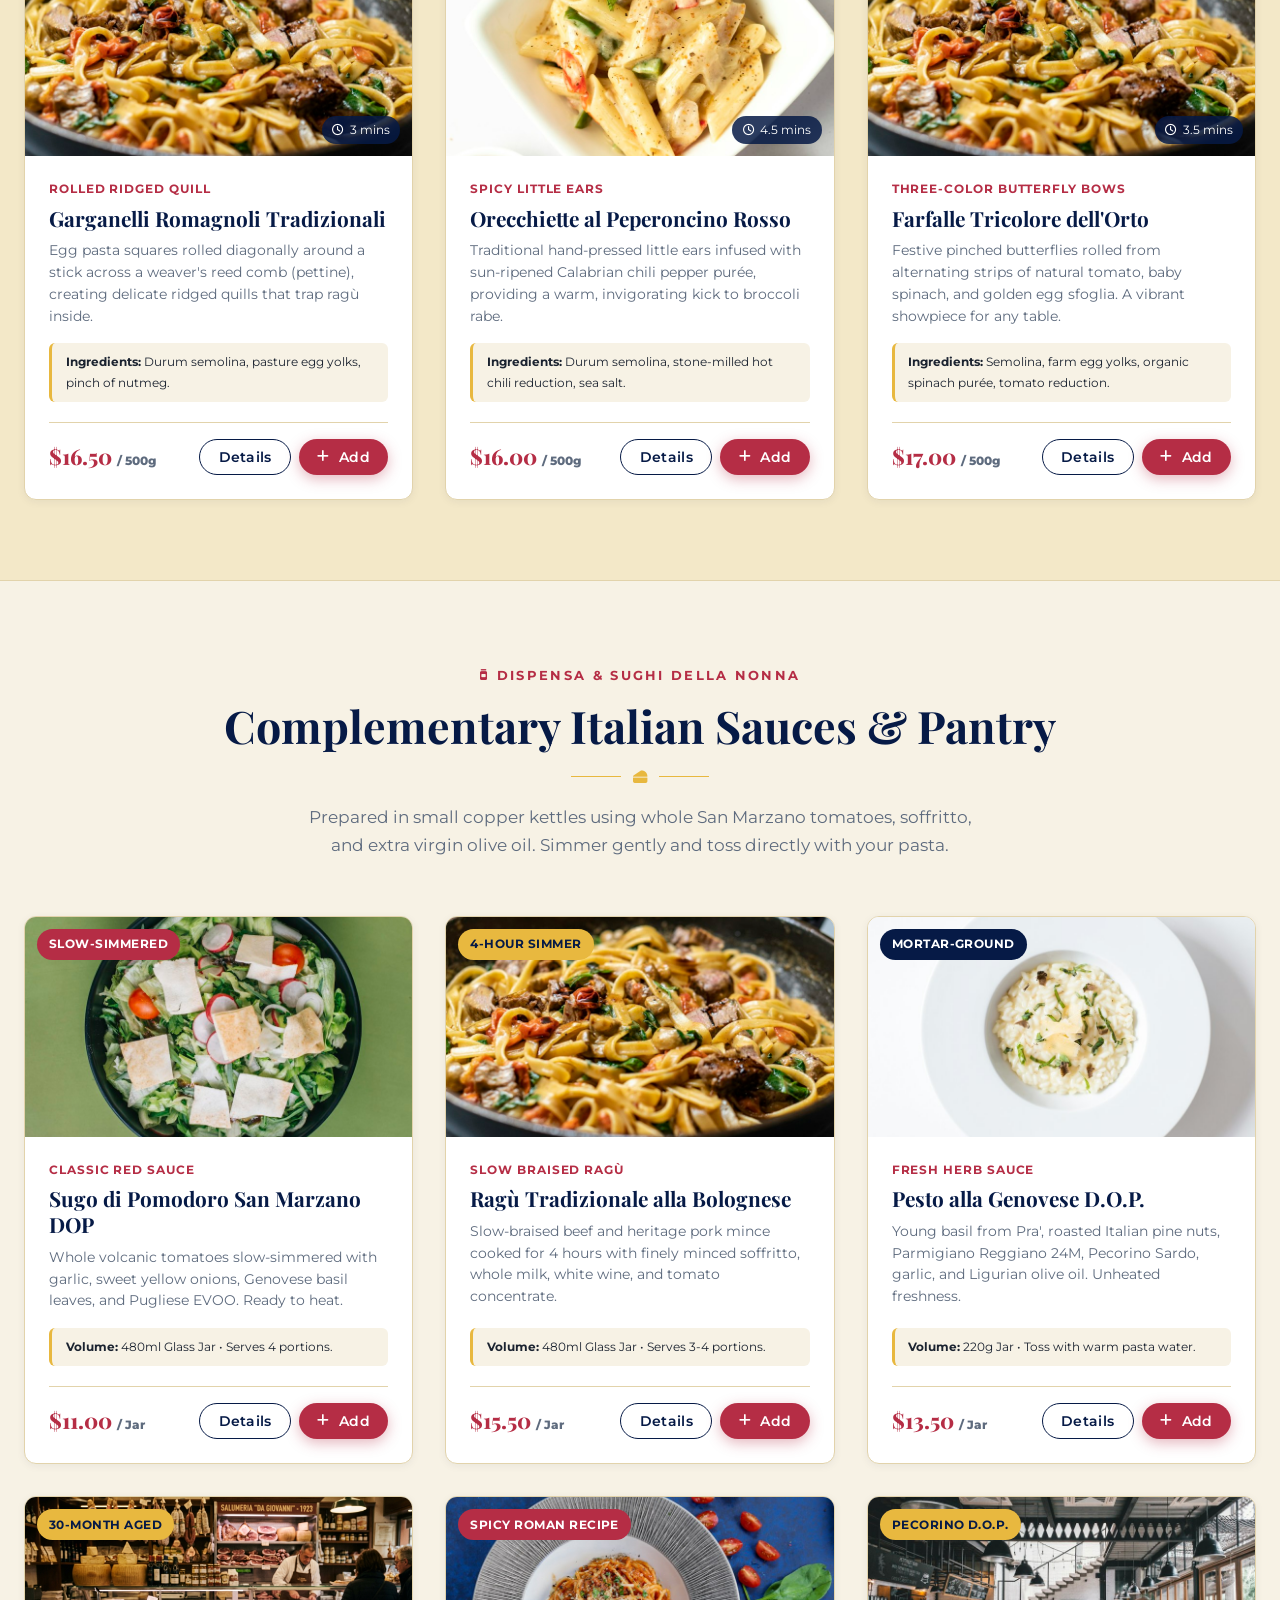
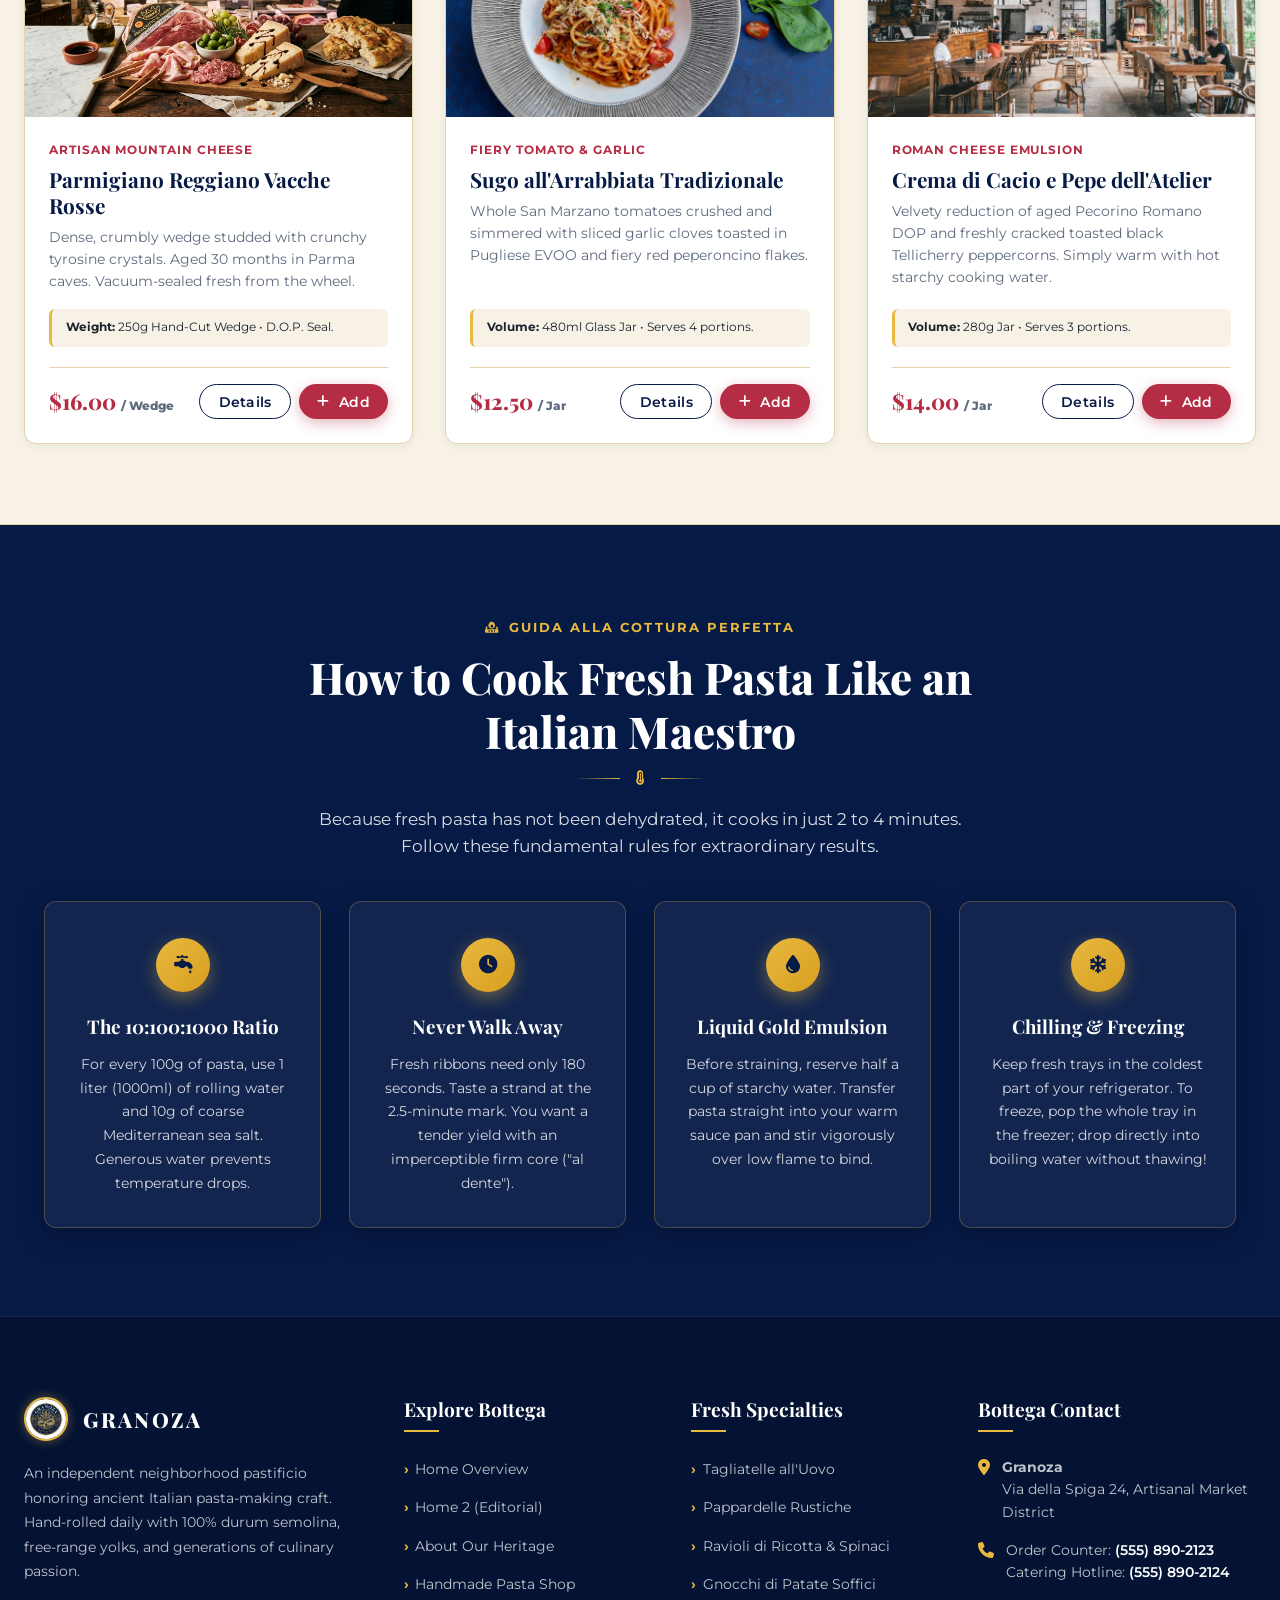
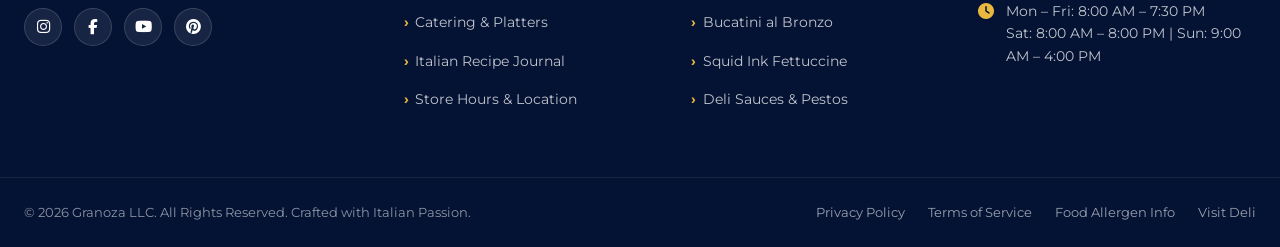
<file: products.html>
<!DOCTYPE html>
<html lang="en">
<head>
  <meta charset="UTF-8">
  <meta name="viewport" content="width=device-width, initial-scale=1.0">
  <meta name="description" content="Granoza Products — Explore handmade fresh egg pasta, bronze-extruded dried selections, squid ink fettuccine, slow-simmered bolognese sauces, and deli pantry essentials.">
  <meta name="keywords" content="Granoza, buy fresh pasta, handmade ravioli, tagliatelle egg pasta, bronze extruded spaghetti, squid ink fettuccine, authentic bolognese sauce, italian deli store">
  <title>Artisan Pasta &amp; Italian Deli Shop | Granoza</title>
  <link rel="icon" type="image/png" href="images/favicon.png">
  
  <!-- Fonts -->
  <link rel="preconnect" href="https://fonts.googleapis.com">
  <link rel="preconnect" href="https://fonts.gstatic.com" crossorigin>
  <link href="https://fonts.googleapis.com/css2?family=Montserrat:ital,wght@0,300;0,400;0,500;0,600;0,700;1,400&family=Playfair+Display:ital,wght@0,400;0,600;0,700;0,800;0,900;1,400;1,600;1,700&display=swap" rel="stylesheet">
  
  <!-- Font Awesome Icons -->
  <link rel="stylesheet" href="https://cdnjs.cloudflare.com/ajax/libs/font-awesome/6.5.1/css/all.min.css">
  
  <!-- Master Stylesheet -->
  <link rel="stylesheet" href="css/style.css?v=18">
<!-- Theme & RTL Stylesheet -->
  <link rel="stylesheet" href="css/theme_rtl.css?v=18">

  <!-- Immediate Theme & RTL Init Script (prevents flash) -->
  <script>
    (function() {
      try {
        var theme = localStorage.getItem('granoza_theme');
        if (theme === 'dark' || (!theme && window.matchMedia && window.matchMedia('(prefers-color-scheme: dark)').matches)) {
          document.documentElement.setAttribute('data-theme', 'dark');
        } else {
          document.documentElement.setAttribute('data-theme', 'light');
        }
        var dir = localStorage.getItem('granoza_direction');
        if (dir === 'rtl') {
          document.documentElement.setAttribute('dir', 'rtl');
        } else {
          document.documentElement.setAttribute('dir', 'ltr');
        }
      } catch (e) {}
    })();
  </script>
</head>
<body>

  <!-- Top Announcement Bar -->
  <div class="top-bar">
    <div class="container top-bar-inner">
      <div class="top-bar-left">
        <div class="top-bar-item">
          <i class="fa-solid fa-truck"></i>
          <span>Local Delivery Available within 15 Miles &bull; Same-Day Chilled Packaging</span>
        </div>
        <div class="top-bar-item">
          <i class="fa-solid fa-clock"></i>
          <span>Deli Counter: <strong>8:00 AM — 7:30 PM</strong></span>
        </div>
      </div>
      <div class="top-bar-right">
        <div class="top-bar-item">
          <i class="fa-solid fa-location-dot"></i>
          <span>Via della Spiga 24 &bull; Artisanal Market District</span>
        </div>
        <div class="top-bar-item">
          <i class="fa-solid fa-phone"></i>
          <a href="tel:+15558902123" style="color:var(--golden-yellow); font-weight:600;">(555) 890-2123</a>
        </div>
      </div>
    </div>
  </div>

  <!-- Main Navigation Header -->
  <header class="main-header">
    <div class="container nav-container">
      <a href="index.html" class="brand-logo" aria-label="Granoza Home">
        <div class="brand-logo-icon">
          <img src="images/granoza_logo.jpg" alt="Granoza Logo">
        </div>
        <div class="brand-logo-text">
          <span class="brand-title">GRANOZA</span>
        </div>
      </a>

      <!-- Desktop Navigation Menu -->
      <nav class="nav-menu" aria-label="Primary Navigation">
        <a href="index.html" class="nav-link">Home</a>
        <a href="home2.html" class="nav-link">Home 2</a>
        <a href="about.html" class="nav-link">About Us</a>
        <a href="products.html" class="nav-link active">Products</a>
        <a href="catering.html" class="nav-link">Catering Orders</a>
        <a href="blog.html" class="nav-link">Blog</a>
        <a href="contact.html" class="nav-link">Contact Us</a>
      </nav>

      <!-- Nav Actions -->
      <div class="nav-actions">
                <button type="button" class="theme-toggle-btn" id="themeToggleBtn" aria-label="Toggle Dark / Light Theme" title="Toggle Theme">
          <i class="fa-solid fa-moon"></i>
        </button>
        <button type="button" class="rtl-toggle-btn" id="rtlToggleBtn" aria-label="Toggle RTL / LTR Layout" title="Toggle RTL / LTR">
          <i class="fa-solid fa-right-left"></i>
          <span class="rtl-text">RTL</span>
        </button>
<button type="button" class="cart-toggle-btn d-none-mobile" aria-label="Open Cart Order Drawer">
          <i class="fa-solid fa-basket-shopping"></i>
          <span class="cart-badge">0</span>
        </button>
        <a href="catering.html" class="btn btn-gold btn-sm d-none-mobile">
          <i class="fa-solid fa-bell-concierge"></i> Catering Quote
        </a>
        <button type="button" class="hamburger-btn" aria-label="Toggle Navigation Drawer">
          <span class="hamburger-line"></span>
          <span class="hamburger-line"></span>
          <span class="hamburger-line"></span>
        </button>
      </div>
    </div>
  </header>

  <!-- Mobile Navigation Overlay & Drawer -->
  <div class="mobile-nav-overlay"></div>
  <aside class="mobile-nav-drawer" aria-label="Mobile Navigation">
    <div class="mobile-nav-header">
      <div class="brand-logo-text">
        <span class="brand-title">GRANOZA</span>
      </div>
      <div class="mobile-nav-controls">
        <button type="button" class="theme-toggle-btn mobile-theme-btn" aria-label="Toggle Dark / Light Theme" title="Toggle Theme">
          <i class="fa-solid fa-moon"></i>
        </button>
        <button type="button" class="rtl-toggle-btn mobile-rtl-btn" aria-label="Toggle RTL / LTR Layout" title="Toggle RTL / LTR">
          <i class="fa-solid fa-right-left"></i>
          <span class="rtl-text">RTL</span>
        </button>
      
        <button type="button" class="cart-toggle-btn mobile-cart-btn mobile-cart-trigger" aria-label="Open Shopping Cart" title="Open Basket">
          <i class="fa-solid fa-basket-shopping"></i>
          <span class="cart-badge cart-badge-count">0</span>
        </button>
      </div>

      <button type="button" class="mobile-nav-close" aria-label="Close Mobile Nav">&times;</button>
    </div>
    <div class="mobile-nav-links">
      <a href="#" class="mobile-nav-link mobile-cart-trigger" aria-label="Open Shopping Cart">
        <span class="mobile-cart-label-wrap">
          <i class="fa-solid fa-basket-shopping" style="color:var(--golden-yellow); margin-right:8px; font-size:1.1rem;"></i>
          <span>Order Basket / Cart</span>
        </span>
        <span class="mobile-cart-badge-pill">
          <strong class="cart-badge-count">0</strong> items
          <i class="fa-solid fa-angle-right" style="margin-left:6px; font-size:0.75rem; opacity:0.75;"></i>
        </span>
      </a>
      <a href="index.html" class="mobile-nav-link"><span>Home</span> <i class="fa-solid fa-angle-right"></i></a>
      <a href="home2.html" class="mobile-nav-link"><span>Home 2 (Editorial)</span> <i class="fa-solid fa-angle-right"></i></a>
      <a href="about.html" class="mobile-nav-link"><span>About Our Story</span> <i class="fa-solid fa-angle-right"></i></a>
      <a href="products.html" class="mobile-nav-link active"><span>Pasta & Deli Shop</span> <i class="fa-solid fa-angle-right"></i></a>
      <a href="catering.html" class="mobile-nav-link"><span>Catering & Platters</span> <i class="fa-solid fa-angle-right"></i></a>
      <a href="blog.html" class="mobile-nav-link"><span>Culinary Journal</span> <i class="fa-solid fa-angle-right"></i></a>
      <a href="contact.html" class="mobile-nav-link"><span>Contact & Location</span> <i class="fa-solid fa-angle-right"></i></a>
    </div>
    <div class="mobile-nav-footer">
      <a href="catering.html" class="btn btn-primary btn-sm" style="width:100%;">
        <i class="fa-solid fa-calendar-check"></i> Book Catering Order
      </a>
      <div class="mobile-deli-info">
        <p><i class="fa-solid fa-shop" style="color:var(--golden-yellow);"></i> Open Mon–Sat 8:00 AM – 7:30 PM</p>
        <p><i class="fa-solid fa-phone" style="color:var(--golden-yellow);"></i> (555) 890-2123</p>
      </div>
    </div>
  </aside>

  <!-- Cart / Order Drawer -->
  <aside class="cart-drawer" aria-label="Order Cart Basket">
    <div class="cart-drawer-header">
      <h3><i class="fa-solid fa-basket-shopping"></i> Your Pasta Basket</h3>
      <button type="button" class="cart-close-btn" aria-label="Close Cart">&times;</button>
    </div>
    <div class="cart-items-container">
      <!-- Populated via JavaScript -->
    </div>
    <div class="cart-drawer-footer">
      <div class="cart-subtotal-row">
        <span>Order Subtotal:</span>
        <span class="cart-subtotal-amount">$0.00</span>
      </div>
      <p class="cart-note">Freshly made pasta orders are chilled and boxed in insulated thermal sleeves with cooking instructions.</p>
      <button type="button" class="btn btn-primary btn-cart-checkout" style="width:100%;">
        <i class="fa-solid fa-circle-check"></i> Proceed to Order Reservation
      </button>
      <button type="button" class="btn btn-outline-navy btn-sm" onclick="showToast('Your basket has been saved for local pickup!','info')" style="width:100%;">
        Save For Later
      </button>
    </div>
  </aside>

    <!-- =========================================================================
       SECTION 1: HERO — BALANCED CINEMATIC SPLIT (UNIFIED HEIGHT: 500PX)
       ========================================================================= -->
  <section class="page-hero" id="hero-section">
    <div class="hero-bg-layers">
      <div class="hero-bg-overlay"></div>
      <img src="images/hero_products.jpg" class="hero-bg-img" alt="Fresh artisan pasta shapes and flour"
        onerror="this.src='images/bowl_dish_2.jpg'">
    </div>
    <div class="container hero-cinematic-inner">
      <div class="hero-left-column">
        <div class="hero-tag-line">
          <span class="hero-tag-dot"></span>
          <span>Il Negozio &bull; Fresh &amp; Dry Varieties</span>
        </div>
        <h1>Artisanal Pasta &amp; <br><em class="hero-italic-accent">Italian Deli Pantry</em></h1>
        <p class="hero-desc">Every pasta cut below is prepared by hand in our atelier using 100% Altamura durum semolina. Available in chilled fresh trays, bronze-drawn pantry cuts, and D.O.P. accompaniments.</p>
        <div class="hero-cta-row">
          <a href="#productsGrid" class="hero-cta-primary">
            <span>Browse All Cuts</span>
            <i class="fa-solid fa-arrow-right"></i>
          </a>
          <a href="catering.html" class="hero-cta-ghost">Catering Platters</a>
        </div>
        <div class="hero-trust-row">
          <div class="htr-item"><i class="fa-solid fa-box"></i> Insulated Thermal Packing</div>
          <div class="htr-item"><i class="fa-solid fa-truck-fast"></i> Same-Day Dispatch</div>
          <div class="htr-item"><i class="fa-solid fa-utensils"></i> 18+ Daily Shapes</div>
        </div>
      </div>
      <div class="hero-right-column">
        <div class="hero-card-showcase">
          <div class="hero-image-float">
            <img src="images/prod_pappardelle.jpg" alt="Handmade pasta selection"
              onerror="this.src='images/bowl_dish_1.jpg'">
            <div class="hero-float-badge">
              <i class="fa-solid fa-fire-burner"></i>
              <span>Bronze Die Extruded<br><small>Porous Sauce Grip</small></span>
            </div>
            <div class="hero-rating-pill">
              <i class="fa-solid fa-star"></i>
              <span>4.9 / 5.0 <em>(Patrons Favorite)</em></span>
            </div>
          </div>
          <div class="hero-stat-tower">
            <div class="hero-stat-block">
              <span class="hsb-number">24<small>+</small></span>
              <span class="hsb-label">Pasta Shapes</span>
            </div>
            <div class="hsb-divider"></div>
            <div class="hero-stat-block">
              <span class="hsb-number">100<small>%</small></span>
              <span class="hsb-label">Altamura Wheat</span>
            </div>
            <div class="hsb-divider"></div>
            <div class="hero-stat-block">
              <span class="hsb-number">4<small>&deg;C</small></span>
              <span class="hsb-label">Chilled Packing</span>
            </div>
          </div>
        </div>
      </div>
    </div>
  </section>

  <!-- Interactive Sticky Filter Bar -->
  <div class="products-filter-section">
    <div class="container">
      <div class="filter-pills-row">
        <button type="button" class="filter-btn active" data-filter="all">
          <i class="fa-solid fa-utensils"></i> All Products <span class="filter-count">24</span>
        </button>
        <button type="button" class="filter-btn" data-filter="fresh">
          <i class="fa-solid fa-egg"></i> Fresh &amp; Filled Pasta <span class="filter-count">6</span>
        </button>
        <button type="button" class="filter-btn" data-filter="dried">
          <i class="fa-solid fa-wheat-awn"></i> Bronze-Extruded Dried <span class="filter-count">6</span>
        </button>
        <button type="button" class="filter-btn" data-filter="specialty">
          <i class="fa-solid fa-wand-magic-sparkles"></i> Specialty Shapes <span class="filter-count">6</span>
        </button>
        <button type="button" class="filter-btn" data-filter="deli">
          <i class="fa-solid fa-jar"></i> Deli Sauces &amp; Cheeses <span class="filter-count">6</span>
        </button>
      </div>
    </div>
  </div>

  <!-- =========================================================================
       SECTION 2: FRESH PASTA VARIETIES (RIBBONS & FILLED PILLOWS)
       ========================================================================= -->
  <section class="product-group-section" id="fresh-pasta-section">
    <div class="container">
      <div class="section-header">
        <span class="eyebrow"><i class="fa-solid fa-egg"></i> Fatta a Mano Ogni Mattina</span>
        <h2>Fresh &amp; Filled Pasta Varieties</h2>
        <div class="gold-divider"><i class="fa-solid fa-star"></i></div>
        <p>Rolled fresh daily using whole pasture-raised egg yolks and Altamura durum wheat. Keep chilled and cook within 3 days, or freeze up to 60 days.</p>
      </div>

      <div class="product-grid-6">
        <!-- Item 1: Tagliatelle -->
        <article class="product-item-card" data-category="fresh" data-id="tagliatelle-all-uovo">
          <div class="product-card-thumb">
            <img src="images/prod_tagliatelle.jpg" alt="Golden egg tagliatelle ribbons dusted with semolina" onerror="this.src='images/tagliatelle.jpg'">
            <span class="badge badge-gold product-badge-overlay">Bolognese Classic</span>
            <div class="product-cook-badge"><i class="fa-regular fa-clock"></i> 3 mins</div>
          </div>
          <div class="product-card-details">
            <span class="product-subtitle">Fresh Egg Ribbon</span>
            <h3>Tagliatelle all'Uovo</h3>
            <p>Classic 7mm wide ribbon cut from rich egg sfoglia. Coarse, porous texture designed to absorb slow-simmered bolognese sauces.</p>
            <div class="product-ingredients-snippet">
              <strong>Ingredients:</strong> Durum semolina, farm eggs (33%), sea salt.
            </div>
            <div class="product-card-bar">
              <div class="product-price-tag">$14.50 <small>/ 500g</small></div>
              <div class="product-action-btns">
                <button type="button" class="btn btn-outline-navy btn-sm btn-quick-view" title="Quick View">Details</button>
                <button type="button" class="btn btn-primary btn-sm btn-add-pasta"><i class="fa-solid fa-plus"></i> Add</button>
              </div>
            </div>
          </div>
        </article>

        <!-- Item 2: Pappardelle -->
        <article class="product-item-card" data-category="fresh" data-id="pappardelle-rustiche">
          <div class="product-card-thumb">
            <img src="images/prod_pappardelle.jpg" alt="Wide flat pappardelle ribbons" onerror="this.src='images/bowl_dish_2.jpg'">
            <span class="badge badge-tomato product-badge-overlay">Tuscan Favorite</span>
            <div class="product-cook-badge"><i class="fa-regular fa-clock"></i> 3.5 mins</div>
          </div>
          <div class="product-card-details">
            <span class="product-subtitle">Broad Egg Ribbon</span>
            <h3>Pappardelle Rustiche</h3>
            <p>Generous 20mm broad ribbons cut on fluted pastry wheels. Sturdy texture built for braised wild boar, duck confit, or rich porcini ragù.</p>
            <div class="product-ingredients-snippet">
              <strong>Ingredients:</strong> Altamura semolina, whole eggs, mountain spring water.
            </div>
            <div class="product-card-bar">
              <div class="product-price-tag">$15.00 <small>/ 500g</small></div>
              <div class="product-action-btns">
                <button type="button" class="btn btn-outline-navy btn-sm btn-quick-view" title="Quick View">Details</button>
                <button type="button" class="btn btn-primary btn-sm btn-add-pasta"><i class="fa-solid fa-plus"></i> Add</button>
              </div>
            </div>
          </div>
        </article>

        <!-- Item 3: Ravioli Ricotta & Spinaci -->
        <article class="product-item-card" data-category="fresh" data-id="ravioli-ricotta-spinaci">
          <div class="product-card-thumb">
            <img src="images/prod_ravioli.jpg" alt="Square ricotta and spinach ravioli pillows" onerror="this.src='images/ravioli.jpg'">
            <span class="badge badge-gold product-badge-overlay">Hand-Pinched</span>
            <div class="product-cook-badge"><i class="fa-regular fa-clock"></i> 4 mins</div>
          </div>
          <div class="product-card-details">
            <span class="product-subtitle">Filled Square Pasta</span>
            <h3>Ravioli di Ricotta &amp; Spinaci</h3>
            <p>Square parcels stuffed with fresh sheep's milk ricotta, tender baby spinach, grated nutmeg, and 24-month Parmigiano Reggiano.</p>
            <div class="product-ingredients-snippet">
              <strong>Ingredients:</strong> Egg pasta dough, fresh ricotta, spinach, nutmeg, Parmigiano.
            </div>
            <div class="product-card-bar">
              <div class="product-price-tag">$18.50 <small>/ 500g</small></div>
              <div class="product-action-btns">
                <button type="button" class="btn btn-outline-navy btn-sm btn-quick-view" title="Quick View">Details</button>
                <button type="button" class="btn btn-primary btn-sm btn-add-pasta"><i class="fa-solid fa-plus"></i> Add</button>
              </div>
            </div>
          </div>
        </article>

        <!-- Item 4: Gnocchi di Patate -->
        <article class="product-item-card" data-category="fresh" data-id="gnocchi-di-patate">
          <div class="product-card-thumb">
            <img src="images/prod_gnocchi.jpg" alt="Light pillowy potato gnocchi dumplings" onerror="this.src='images/prod_tortelloni.jpg'">
            <span class="badge badge-navy product-badge-overlay">Hand-Rolled</span>
            <div class="product-cook-badge"><i class="fa-regular fa-clock"></i> 2.5 mins</div>
          </div>
          <div class="product-card-details">
            <span class="product-subtitle">Potato Dumpling</span>
            <h3>Gnocchi di Patate Soffici</h3>
            <p>Feather-light potato pillows hand-ridged on wooden boards so sauces cling into every crevice. Rises to water surface when perfectly cooked.</p>
            <div class="product-ingredients-snippet">
              <strong>Ingredients:</strong> Steamed Russet potatoes, durum semolina, egg yolk, sea salt.
            </div>
            <div class="product-card-bar">
              <div class="product-price-tag">$13.50 <small>/ 500g</small></div>
              <div class="product-action-btns">
                <button type="button" class="btn btn-outline-navy btn-sm btn-quick-view" title="Quick View">Details</button>
                <button type="button" class="btn btn-primary btn-sm btn-add-pasta"><i class="fa-solid fa-plus"></i> Add</button>
              </div>
            </div>
          </div>
        </article>

        <!-- Item 5: Tortelloni di Vitello -->
        <article class="product-item-card" data-category="fresh" data-id="tortelloni-vitello">
          <div class="product-card-thumb">
            <img src="images/prod_tortelloni.jpg" alt="Golden folded tortelloni parcels with veal and prosciutto" onerror="this.src='images/prod_agnolotti.jpg'">
            <span class="badge badge-tomato product-badge-overlay">Emilian Crown</span>
            <div class="product-cook-badge"><i class="fa-regular fa-clock"></i> 4.5 mins</div>
          </div>
          <div class="product-card-details">
            <span class="product-subtitle">Folded Crown Pasta</span>
            <h3>Tortelloni di Vitello &amp; Prosciutto</h3>
            <p>Hand-folded knots stuffed with braised milk-fed veal, aged prosciutto di Parma, mortadella, and a hint of lemon zest.</p>
            <div class="product-ingredients-snippet">
              <strong>Ingredients:</strong> Egg dough, braised veal, prosciutto di Parma, mortadella, herbs.
            </div>
            <div class="product-card-bar">
              <div class="product-price-tag">$21.00 <small>/ 500g</small></div>
              <div class="product-action-btns">
                <button type="button" class="btn btn-outline-navy btn-sm btn-quick-view" title="Quick View">Details</button>
                <button type="button" class="btn btn-primary btn-sm btn-add-pasta"><i class="fa-solid fa-plus"></i> Add</button>
              </div>
            </div>
          </div>
        </article>

        <!-- Item 6: Agnolotti del Plin -->
        <article class="product-item-card" data-category="fresh" data-id="agnolotti-del-plin">
          <div class="product-card-thumb">
            <img src="images/prod_agnolotti.jpg" alt="Piedmontese pinched agnolotti del plin" onerror="this.src='images/ravioli.jpg'">
            <span class="badge badge-gold product-badge-overlay">Piedmontese Heritage</span>
            <div class="product-cook-badge"><i class="fa-regular fa-clock"></i> 3.5 mins</div>
          </div>
          <div class="product-card-details">
            <span class="product-subtitle">Pinched Meat Parcel</span>
            <h3>Agnolotti del Plin Tradizionali</h3>
            <p>Tiny pockets pinched between thumb and forefinger, filled with roasted meats and cabbage. Traditionally served in rich roast meat jus.</p>
            <div class="product-ingredients-snippet">
              <strong>Ingredients:</strong> Egg yolk dough, roasted beef and pork, savoy cabbage, Parmigiano.
            </div>
            <div class="product-card-bar">
              <div class="product-price-tag">$19.50 <small>/ 500g</small></div>
              <div class="product-action-btns">
                <button type="button" class="btn btn-outline-navy btn-sm btn-quick-view" title="Quick View">Details</button>
                <button type="button" class="btn btn-primary btn-sm btn-add-pasta"><i class="fa-solid fa-plus"></i> Add</button>
              </div>
            </div>
          </div>
        </article>
      </div>
    </div>
  </section>

  <!-- =========================================================================
       SECTION 3: DRIED BRONZE-CUT SELECTIONS (TRAFILATE AL BRONZO)
       ========================================================================= -->
  <section class="product-group-section" id="dried-pasta-section">
    <div class="container">
      <div class="section-header">
        <span class="eyebrow"><i class="fa-solid fa-wheat-awn"></i> Trafilata al Bronzo</span>
        <h2>Dried Bronze-Cut Selections</h2>
        <div class="gold-divider"><i class="fa-solid fa-clock"></i></div>
        <p>Extruded through antique bronze dies and slowly dried at low temperatures for 36 hours. Retains full wheat fragrance and high protein resilience.</p>
      </div>

      <div class="product-grid-6">
        <!-- Item 7: Spaghetti al Bronzo -->
        <article class="product-item-card" data-category="dried" data-id="spaghetti-al-bronzo">
          <div class="product-card-thumb">
            <img src="images/prod_spaghetti.jpg" alt="Long bronze extruded spaghetti strands" onerror="this.src='images/hero_noodle_lift.jpg'">
            <span class="badge badge-navy product-badge-overlay">Porous Surface</span>
            <div class="product-cook-badge"><i class="fa-regular fa-clock"></i> 9-11 mins</div>
          </div>
          <div class="product-card-details">
            <span class="product-subtitle">Long Bronze Pasta</span>
            <h3>Spaghetti Trafilati al Bronzo</h3>
            <p>Sturdy 2.1mm thick spaghetti with a chalky, pale exterior. The ultimate foundation for Roman classics: Carbonara, Cacio e Pepe, and Amatriciana.</p>
            <div class="product-ingredients-snippet">
              <strong>Ingredients:</strong> 100% Pugliese durum wheat semolina, spring water.
            </div>
            <div class="product-card-bar">
              <div class="product-price-tag">$9.50 <small>/ 500g</small></div>
              <div class="product-action-btns">
                <button type="button" class="btn btn-outline-navy btn-sm btn-quick-view" title="Quick View">Details</button>
                <button type="button" class="btn btn-primary btn-sm btn-add-pasta"><i class="fa-solid fa-plus"></i> Add</button>
              </div>
            </div>
          </div>
        </article>

        <!-- Item 8: Penne Rigate -->
        <article class="product-item-card" data-category="dried" data-id="penne-rigate-rustiche">
          <div class="product-card-thumb">
            <img src="images/article_bronze.jpg" alt="Ridged penne rigate pasta showing chalky bronze texture" onerror="this.src='images/prod_campanelle.jpg'">
            <span class="badge badge-tomato product-badge-overlay">Deep Ridges</span>
            <div class="product-cook-badge"><i class="fa-regular fa-clock"></i> 10 mins</div>
          </div>
          <div class="product-card-details">
            <span class="product-subtitle">Short Tubular Cut</span>
            <h3>Penne Rigate Rustiche</h3>
            <p>Diagonally cut tubes with deep exterior ridges. Traps fiery Arrabbiata tomato sauces and rich creamy vodka sauces inside and out.</p>
            <div class="product-ingredients-snippet">
              <strong>Ingredients:</strong> Coarse stone-ground durum semolina, spring water.
            </div>
            <div class="product-card-bar">
              <div class="product-price-tag">$9.00 <small>/ 500g</small></div>
              <div class="product-action-btns">
                <button type="button" class="btn btn-outline-navy btn-sm btn-quick-view" title="Quick View">Details</button>
                <button type="button" class="btn btn-primary btn-sm btn-add-pasta"><i class="fa-solid fa-plus"></i> Add</button>
              </div>
            </div>
          </div>
        </article>

        <!-- Item 9: Fusilli Bucati -->
        <article class="product-item-card" data-category="dried" data-id="fusilli-bucati">
          <div class="product-card-thumb">
            <img src="images/specialty_terracotta.jpg" alt="Twisted spiral fusilli bucati pasta" onerror="this.src='images/prod_campanelle.jpg'">
            <span class="badge badge-gold product-badge-overlay">Spiral Geometry</span>
            <div class="product-cook-badge"><i class="fa-regular fa-clock"></i> 10.5 mins</div>
          </div>
          <div class="product-card-details">
            <span class="product-subtitle">Hollow Corkscrew</span>
            <h3>Fusilli Bucati Corti</h3>
            <p>Tightly coiled spiral corkscrews with a hollow center running the entire length, catching both light pestos and chunky vegetable sughi.</p>
            <div class="product-ingredients-snippet">
              <strong>Ingredients:</strong> Italian durum semolina, mountain mineral water.
            </div>
            <div class="product-card-bar">
              <div class="product-price-tag">$9.50 <small>/ 500g</small></div>
              <div class="product-action-btns">
                <button type="button" class="btn btn-outline-navy btn-sm btn-quick-view" title="Quick View">Details</button>
                <button type="button" class="btn btn-primary btn-sm btn-add-pasta"><i class="fa-solid fa-plus"></i> Add</button>
              </div>
            </div>
          </div>
        </article>

        <!-- Item 10: Linguine di Gragnano -->
        <article class="product-item-card" data-category="dried" data-id="linguine-gragnano">
          <div class="product-card-thumb">
            <img src="images/hero_pasta_bowl.jpg" alt="Flat ribbon linguine draped in seafood sauce" onerror="this.src='images/prod_spaghetti.jpg'">
            <span class="badge badge-navy product-badge-overlay">Seafood Essential</span>
            <div class="product-cook-badge"><i class="fa-regular fa-clock"></i> 9 mins</div>
          </div>
          <div class="product-card-details">
            <span class="product-subtitle">Flattened Strand</span>
            <h3>Linguine di Gragnano I.G.P.</h3>
            <p>Narrow flattened elliptical strands that drape gracefully. The quintessential companion for clams (alle vongole), calamari, and basil pesto.</p>
            <div class="product-ingredients-snippet">
              <strong>Ingredients:</strong> Protected geographical origin durum semolina, mountain water.
            </div>
            <div class="product-card-bar">
              <div class="product-price-tag">$10.00 <small>/ 500g</small></div>
              <div class="product-action-btns">
                <button type="button" class="btn btn-outline-navy btn-sm btn-quick-view" title="Quick View">Details</button>
                <button type="button" class="btn btn-primary btn-sm btn-add-pasta"><i class="fa-solid fa-plus"></i> Add</button>
              </div>
            </div>
          </div>
        </article>

        <!-- Item 11: Penne Rigate di Gragnano -->
        <article class="product-item-card" data-category="dried" data-id="penne-rigate-gragnano">
          <div class="product-card-thumb">
            <img src="images/prod_campanelle.jpg" alt="Penne rigate extruded through bronze dies" onerror="this.src='images/bowl_dish_1.jpg'">
            <span class="badge badge-gold product-badge-overlay">Deep Ribs</span>
            <div class="product-cook-badge"><i class="fa-regular fa-clock"></i> 10 mins</div>
          </div>
          <div class="product-card-details">
            <span class="product-subtitle">Diagonal Ridged Quill</span>
            <h3>Penne Rigate di Gragnano I.G.P.</h3>
            <p>Classic tubular quill cut with deep exterior grooves and porous bronze texture that catches both rich meat ragù and velvety vegetable sauces.</p>
            <div class="product-ingredients-snippet">
              <strong>Ingredients:</strong> 100% Pugliese organic durum wheat semolina, spring water.
            </div>
            <div class="product-card-bar">
              <div class="product-price-tag">$9.50 <small>/ 500g</small></div>
              <div class="product-action-btns">
                <button type="button" class="btn btn-outline-navy btn-sm btn-quick-view" title="Quick View">Details</button>
                <button type="button" class="btn btn-primary btn-sm btn-add-pasta"><i class="fa-solid fa-plus"></i> Add</button>
              </div>
            </div>
          </div>
        </article>

        <!-- Item 12: Paccheri Napoletani -->
        <article class="product-item-card" data-category="dried" data-id="paccheri-napoletani">
          <div class="product-card-thumb">
            <img src="images/article_bronze.jpg" alt="Monumental hollow bronze-cut paccheri tubes" onerror="this.src='images/bowl_dish_2.jpg'">
            <span class="badge badge-navy product-badge-overlay">Campania Classic</span>
            <div class="product-cook-badge"><i class="fa-regular fa-clock"></i> 12 mins</div>
          </div>
          <div class="product-card-details">
            <span class="product-subtitle">Large Hollow Cylinder</span>
            <h3>Paccheri Napoletani al Bronzo</h3>
            <p>Monumental wide cylinders crafted with thick walls and a chalky, porous finish. Outstanding when tossed with seafood or stuffed with ricotta.</p>
            <div class="product-ingredients-snippet">
              <strong>Ingredients:</strong> Altamura stone-ground durum semolina, cold mountain water.
            </div>
            <div class="product-card-bar">
              <div class="product-price-tag">$10.50 <small>/ 500g</small></div>
              <div class="product-action-btns">
                <button type="button" class="btn btn-outline-navy btn-sm btn-quick-view" title="Quick View">Details</button>
                <button type="button" class="btn btn-primary btn-sm btn-add-pasta"><i class="fa-solid fa-plus"></i> Add</button>
              </div>
            </div>
          </div>
        </article>
      </div>
    </div>
  </section>

  <!-- =========================================================================
       SECTION 4: SPECIALTY SHAPES & COLORED PASTAS
       ========================================================================= -->
  <section class="product-group-section" id="specialty-pasta-section">
    <div class="container">
      <div class="section-header">
        <span class="eyebrow"><i class="fa-solid fa-wand-magic-sparkles"></i> Formati Speciali &amp; Colori Naturali</span>
        <h2>Specialty Shapes &amp; Natural Infusions</h2>
        <div class="gold-divider"><i class="fa-solid fa-palette"></i></div>
        <p>Colored entirely through natural vegetables and Mediterranean squid ink. No synthetic colorings or flavor extracts—only vibrant whole foods.</p>
      </div>

      <div class="product-grid-6">
        <!-- Item 11: Squid Ink Fettuccine -->
        <article class="product-item-card" data-category="specialty" data-id="squid-ink-fettuccine">
          <div class="product-card-thumb">
            <img src="images/specialty_squid_ink.jpg" alt="Dark dramatic squid ink fettuccine ribbons" onerror="this.src='images/article_squid.jpg'">
            <span class="badge badge-navy product-badge-overlay">Nero di Seppia</span>
            <div class="product-cook-badge"><i class="fa-regular fa-clock"></i> 3.5 mins</div>
          </div>
          <div class="product-card-details">
            <span class="product-subtitle">Seafood Infusion</span>
            <h3>Fettuccine al Nero di Seppia</h3>
            <p>Dramatic midnight-black ribbons infused with pure Mediterranean cuttlefish ink, offering subtle saline mineral sweetness for seafood dishes.</p>
            <div class="product-ingredients-snippet">
              <strong>Ingredients:</strong> Durum semolina, pasture egg yolks, wild cuttlefish ink (4%).
            </div>
            <div class="product-card-bar">
              <div class="product-price-tag">$17.50 <small>/ 500g</small></div>
              <div class="product-action-btns">
                <button type="button" class="btn btn-outline-navy btn-sm btn-quick-view" title="Quick View">Details</button>
                <button type="button" class="btn btn-primary btn-sm btn-add-pasta"><i class="fa-solid fa-plus"></i> Add</button>
              </div>
            </div>
          </div>
        </article>

        <!-- Item 12: Beetroot Casarecce -->
        <article class="product-item-card" data-category="specialty" data-id="beetroot-casarecce">
          <div class="product-card-thumb">
            <img src="images/specialty_beetroot.jpg" alt="Vibrant ruby-red beetroot casarecce scrolls" onerror="this.src='images/prod_campanelle.jpg'">
            <span class="badge badge-tomato product-badge-overlay">Ruby Infusion</span>
            <div class="product-cook-badge"><i class="fa-regular fa-clock"></i> 4 mins</div>
          </div>
          <div class="product-card-details">
            <span class="product-subtitle">Rolled Scroll Pasta</span>
            <h3>Casarecce alla Barbabietola</h3>
            <p>Scroll-shaped pasta kneaded with fresh roasted beet reduction, producing an eye-catching ruby color that pairs beautifully with gorgonzola and walnuts.</p>
            <div class="product-ingredients-snippet">
              <strong>Ingredients:</strong> Durum semolina, concentrated beetroot juice, sea salt.
            </div>
            <div class="product-card-bar">
              <div class="product-price-tag">$16.00 <small>/ 500g</small></div>
              <div class="product-action-btns">
                <button type="button" class="btn btn-outline-navy btn-sm btn-quick-view" title="Quick View">Details</button>
                <button type="button" class="btn btn-primary btn-sm btn-add-pasta"><i class="fa-solid fa-plus"></i> Add</button>
              </div>
            </div>
          </div>
        </article>

        <!-- Item 13: Spinach Campanelle -->
        <article class="product-item-card" data-category="specialty" data-id="spinach-campanelle">
          <div class="product-card-thumb">
            <img src="images/specialty_spinach.jpg" alt="Forest green spinach campanelle with ruffled borders" onerror="this.src='images/prod_campanelle.jpg'">
            <span class="badge badge-gold product-badge-overlay">Verde Toscano</span>
            <div class="product-cook-badge"><i class="fa-regular fa-clock"></i> 4 mins</div>
          </div>
          <div class="product-card-details">
            <span class="product-subtitle">Fluted Cone Shape</span>
            <h3>Campanelle agli Spinaci Novelli</h3>
            <p>Emerald-hued floral cones infused with blanched baby spinach purée. The fluted edges capture creamy parmesan and roasted mushroom sauces.</p>
            <div class="product-ingredients-snippet">
              <strong>Ingredients:</strong> Durum semolina, baby spinach purée, extra virgin olive oil.
            </div>
            <div class="product-card-bar">
              <div class="product-price-tag">$15.50 <small>/ 500g</small></div>
              <div class="product-action-btns">
                <button type="button" class="btn btn-outline-navy btn-sm btn-quick-view" title="Quick View">Details</button>
                <button type="button" class="btn btn-primary btn-sm btn-add-pasta"><i class="fa-solid fa-plus"></i> Add</button>
              </div>
            </div>
          </div>
        </article>

        <!-- Item 14: Hand-Pinched Garganelli -->
        <article class="product-item-card" data-category="specialty" data-id="garganelli-romagnoli">
          <div class="product-card-thumb">
            <img src="images/specialty_terracotta.jpg" alt="Hand-rolled ridged garganelli tubes" onerror="this.src='images/prod_orecchiette.jpg'">
            <span class="badge badge-navy product-badge-overlay">Pettine-Rolled</span>
            <div class="product-cook-badge"><i class="fa-regular fa-clock"></i> 3 mins</div>
          </div>
          <div class="product-card-details">
            <span class="product-subtitle">Rolled Ridged Quill</span>
            <h3>Garganelli Romagnoli Tradizionali</h3>
            <p>Egg pasta squares rolled diagonally around a stick across a weaver's reed comb (pettine), creating delicate ridged quills that trap ragù inside.</p>
            <div class="product-ingredients-snippet">
              <strong>Ingredients:</strong> Durum semolina, pasture egg yolks, pinch of nutmeg.
            </div>
            <div class="product-card-bar">
              <div class="product-price-tag">$16.50 <small>/ 500g</small></div>
              <div class="product-action-btns">
                <button type="button" class="btn btn-outline-navy btn-sm btn-quick-view" title="Quick View">Details</button>
                <button type="button" class="btn btn-primary btn-sm btn-add-pasta"><i class="fa-solid fa-plus"></i> Add</button>
              </div>
            </div>
          </div>
        </article>

        <!-- Item 17: Orecchiette al Peperoncino -->
        <article class="product-item-card" data-category="specialty" data-id="orecchiette-peperoncino">
          <div class="product-card-thumb">
            <img src="images/prod_orecchiette.jpg" alt="Little ear pasta infused with red Calabrian chili" onerror="this.src='images/specialty_terracotta.jpg'">
            <span class="badge badge-tomato product-badge-overlay">Calabrian Heat</span>
            <div class="product-cook-badge"><i class="fa-regular fa-clock"></i> 4.5 mins</div>
          </div>
          <div class="product-card-details">
            <span class="product-subtitle">Spicy Little Ears</span>
            <h3>Orecchiette al Peperoncino Rosso</h3>
            <p>Traditional hand-pressed little ears infused with sun-ripened Calabrian chili pepper purée, providing a warm, invigorating kick to broccoli rabe.</p>
            <div class="product-ingredients-snippet">
              <strong>Ingredients:</strong> Durum semolina, stone-milled hot chili reduction, sea salt.
            </div>
            <div class="product-card-bar">
              <div class="product-price-tag">$16.00 <small>/ 500g</small></div>
              <div class="product-action-btns">
                <button type="button" class="btn btn-outline-navy btn-sm btn-quick-view" title="Quick View">Details</button>
                <button type="button" class="btn btn-primary btn-sm btn-add-pasta"><i class="fa-solid fa-plus"></i> Add</button>
              </div>
            </div>
          </div>
        </article>

        <!-- Item 18: Farfalle Tricolore -->
        <article class="product-item-card" data-category="specialty" data-id="farfalle-tricolore">
          <div class="product-card-thumb">
            <img src="images/specialty_terracotta.jpg" alt="Artisan tricolor bow-tie farfalle pasta" onerror="this.src='images/bowl_dish_3.jpg'">
            <span class="badge badge-gold product-badge-overlay">Tricolore Artigianale</span>
            <div class="product-cook-badge"><i class="fa-regular fa-clock"></i> 3.5 mins</div>
          </div>
          <div class="product-card-details">
            <span class="product-subtitle">Three-Color Butterfly Bows</span>
            <h3>Farfalle Tricolore dell'Orto</h3>
            <p>Festive pinched butterflies rolled from alternating strips of natural tomato, baby spinach, and golden egg sfoglia. A vibrant showpiece for any table.</p>
            <div class="product-ingredients-snippet">
              <strong>Ingredients:</strong> Semolina, farm egg yolks, organic spinach purée, tomato reduction.
            </div>
            <div class="product-card-bar">
              <div class="product-price-tag">$17.00 <small>/ 500g</small></div>
              <div class="product-action-btns">
                <button type="button" class="btn btn-outline-navy btn-sm btn-quick-view" title="Quick View">Details</button>
                <button type="button" class="btn btn-primary btn-sm btn-add-pasta"><i class="fa-solid fa-plus"></i> Add</button>
              </div>
            </div>
          </div>
        </article>
      </div>
    </div>
  </section>

  <!-- =========================================================================
       SECTION 5: COMPLEMENTARY DELI PRODUCTS & SLOW-SIMMERED SAUCES
       ========================================================================= -->
  <section class="product-group-section" id="deli-sauces-section">
    <div class="container">
      <div class="section-header">
        <span class="eyebrow"><i class="fa-solid fa-jar"></i> Dispensa &amp; Sughi della Nonna</span>
        <h2>Complementary Italian Sauces &amp; Pantry</h2>
        <div class="gold-divider"><i class="fa-solid fa-cheese"></i></div>
        <p>Prepared in small copper kettles using whole San Marzano tomatoes, soffritto, and extra virgin olive oil. Simmer gently and toss directly with your pasta.</p>
      </div>

      <div class="product-grid-6">
        <!-- Item 15: Sugo al Pomodoro -->
        <article class="product-item-card" data-category="deli" data-id="pomodoro-san-marzano">
          <div class="product-card-thumb">
            <img src="images/sauce_pomodoro.jpg" alt="Vibrant red San Marzano tomato sauce jar" onerror="this.src='images/sauce_arrabbiata.jpg'">
            <span class="badge badge-tomato product-badge-overlay">Slow-Simmered</span>
          </div>
          <div class="product-card-details">
            <span class="product-subtitle">Classic Red Sauce</span>
            <h3>Sugo di Pomodoro San Marzano DOP</h3>
            <p>Whole volcanic tomatoes slow-simmered with garlic, sweet yellow onions, Genovese basil leaves, and Pugliese EVOO. Ready to heat.</p>
            <div class="product-ingredients-snippet">
              <strong>Volume:</strong> 480ml Glass Jar &bull; Serves 4 portions.
            </div>
            <div class="product-card-bar">
              <div class="product-price-tag">$11.00 <small>/ Jar</small></div>
              <div class="product-action-btns">
                <button type="button" class="btn btn-outline-navy btn-sm btn-quick-view" title="Quick View">Details</button>
                <button type="button" class="btn btn-primary btn-sm btn-add-pasta"><i class="fa-solid fa-plus"></i> Add</button>
              </div>
            </div>
          </div>
        </article>

        <!-- Item 16: Ragù Bolognese -->
        <article class="product-item-card" data-category="deli" data-id="ragu-bolognese">
          <div class="product-card-thumb">
            <img src="images/sauce_ragu.jpg" alt="Rich meat ragù bolognese jar" onerror="this.src='images/recipe_bolognese.jpg'">
            <span class="badge badge-gold product-badge-overlay">4-Hour Simmer</span>
          </div>
          <div class="product-card-details">
            <span class="product-subtitle">Slow Braised Ragù</span>
            <h3>Ragù Tradizionale alla Bolognese</h3>
            <p>Slow-braised beef and heritage pork mince cooked for 4 hours with finely minced soffritto, whole milk, white wine, and tomato concentrate.</p>
            <div class="product-ingredients-snippet">
              <strong>Volume:</strong> 480ml Glass Jar &bull; Serves 3-4 portions.
            </div>
            <div class="product-card-bar">
              <div class="product-price-tag">$15.50 <small>/ Jar</small></div>
              <div class="product-action-btns">
                <button type="button" class="btn btn-outline-navy btn-sm btn-quick-view" title="Quick View">Details</button>
                <button type="button" class="btn btn-primary btn-sm btn-add-pasta"><i class="fa-solid fa-plus"></i> Add</button>
              </div>
            </div>
          </div>
        </article>

        <!-- Item 17: Pesto alla Genovese -->
        <article class="product-item-card" data-category="deli" data-id="pesto-genovese">
          <div class="product-card-thumb">
            <img src="images/sauce_pesto.jpg" alt="Bright green fresh basil pesto in jar" onerror="this.src='images/sauce_alfredo.jpg'">
            <span class="badge badge-navy product-badge-overlay">Mortar-Ground</span>
          </div>
          <div class="product-card-details">
            <span class="product-subtitle">Fresh Herb Sauce</span>
            <h3>Pesto alla Genovese D.O.P.</h3>
            <p>Young basil from Pra', roasted Italian pine nuts, Parmigiano Reggiano 24M, Pecorino Sardo, garlic, and Ligurian olive oil. Unheated freshness.</p>
            <div class="product-ingredients-snippet">
              <strong>Volume:</strong> 220g Jar &bull; Toss with warm pasta water.
            </div>
            <div class="product-card-bar">
              <div class="product-price-tag">$13.50 <small>/ Jar</small></div>
              <div class="product-action-btns">
                <button type="button" class="btn btn-outline-navy btn-sm btn-quick-view" title="Quick View">Details</button>
                <button type="button" class="btn btn-primary btn-sm btn-add-pasta"><i class="fa-solid fa-plus"></i> Add</button>
              </div>
            </div>
          </div>
        </article>

        <!-- Item 18: Parmigiano Reggiano Wedge -->
        <article class="product-item-card" data-category="deli" data-id="parmigiano-reggiano-30m">
          <div class="product-card-thumb">
            <img src="images/deli_charcuterie.jpg" alt="Aged wedge of Parmigiano Reggiano with crystallization" onerror="this.src='images/kitchen.jpg'">
            <span class="badge badge-gold product-badge-overlay">30-Month Aged</span>
          </div>
          <div class="product-card-details">
            <span class="product-subtitle">Artisan Mountain Cheese</span>
            <h3>Parmigiano Reggiano Vacche Rosse</h3>
            <p>Dense, crumbly wedge studded with crunchy tyrosine crystals. Aged 30 months in Parma caves. Vacuum-sealed fresh from the wheel.</p>
            <div class="product-ingredients-snippet">
              <strong>Weight:</strong> 250g Hand-Cut Wedge &bull; D.O.P. Seal.
            </div>
            <div class="product-card-bar">
              <div class="product-price-tag">$16.00 <small>/ Wedge</small></div>
              <div class="product-action-btns">
                <button type="button" class="btn btn-outline-navy btn-sm btn-quick-view" title="Quick View">Details</button>
                <button type="button" class="btn btn-primary btn-sm btn-add-pasta"><i class="fa-solid fa-plus"></i> Add</button>
              </div>
            </div>
          </div>
        </article>

        <!-- Item 23: Sugo all'Arrabbiata -->
        <article class="product-item-card" data-category="deli" data-id="sugo-arrabbiata">
          <div class="product-card-thumb">
            <img src="images/sauce_arrabbiata.jpg" alt="Spicy Arrabbiata tomato sauce with chili flakes" onerror="this.src='images/sauce_pomodoro.jpg'">
            <span class="badge badge-tomato product-badge-overlay">Spicy Roman Recipe</span>
          </div>
          <div class="product-card-details">
            <span class="product-subtitle">Fiery Tomato &amp; Garlic</span>
            <h3>Sugo all'Arrabbiata Tradizionale</h3>
            <p>Whole San Marzano tomatoes crushed and simmered with sliced garlic cloves toasted in Pugliese EVOO and fiery red peperoncino flakes.</p>
            <div class="product-ingredients-snippet">
              <strong>Volume:</strong> 480ml Glass Jar &bull; Serves 4 portions.
            </div>
            <div class="product-card-bar">
              <div class="product-price-tag">$12.50 <small>/ Jar</small></div>
              <div class="product-action-btns">
                <button type="button" class="btn btn-outline-navy btn-sm btn-quick-view" title="Quick View">Details</button>
                <button type="button" class="btn btn-primary btn-sm btn-add-pasta"><i class="fa-solid fa-plus"></i> Add</button>
              </div>
            </div>
          </div>
        </article>

        <!-- Item 24: Crema Cacio e Pepe -->
        <article class="product-item-card" data-category="deli" data-id="crema-cacio-pepe">
          <div class="product-card-thumb">
            <img src="images/sauce_alfredo.jpg" alt="Rich Pecorino Romano and black pepper cream jar" onerror="this.src='images/recipe_carbonara.jpg'">
            <span class="badge badge-gold product-badge-overlay">Pecorino D.O.P.</span>
          </div>
          <div class="product-card-details">
            <span class="product-subtitle">Roman Cheese Emulsion</span>
            <h3>Crema di Cacio e Pepe dell'Atelier</h3>
            <p>Velvety reduction of aged Pecorino Romano DOP and freshly cracked toasted black Tellicherry peppercorns. Simply warm with hot starchy cooking water.</p>
            <div class="product-ingredients-snippet">
              <strong>Volume:</strong> 280g Jar &bull; Serves 3 portions.
            </div>
            <div class="product-card-bar">
              <div class="product-price-tag">$14.00 <small>/ Jar</small></div>
              <div class="product-action-btns">
                <button type="button" class="btn btn-outline-navy btn-sm btn-quick-view" title="Quick View">Details</button>
                <button type="button" class="btn btn-primary btn-sm btn-add-pasta"><i class="fa-solid fa-plus"></i> Add</button>
              </div>
            </div>
          </div>
        </article>
      </div>
    </div>
  </section>

  <!-- =========================================================================
       SECTION 6: STORAGE & COOKING MASTERCLASS (AL DENTE PERFECTION)
       ========================================================================= -->
  <section class="cooking-masterclass-section craftsmanship-section" id="cooking-masterclass-section">
    <div class="container">
      <div class="section-header text-light">
        <span class="eyebrow eyebrow-gold"><i class="fa-solid fa-fire-burner"></i> Guida alla Cottura Perfetta</span>
        <h2>How to Cook Fresh Pasta Like an Italian Maestro</h2>
        <div class="gold-divider"><i class="fa-solid fa-temperature-full"></i></div>
        <p>Because fresh pasta has not been dehydrated, it cooks in just 2 to 4 minutes. Follow these fundamental rules for extraordinary results.</p>
      </div>

      <div class="craftsmanship-steps">
        <div class="step-card">
          <div class="step-number-circle"><i class="fa-solid fa-faucet-drip"></i></div>
          <h3>The 10:100:1000 Ratio</h3>
          <p>For every 100g of pasta, use 1 liter (1000ml) of rolling water and 10g of coarse Mediterranean sea salt. Generous water prevents temperature drops.</p>
        </div>

        <div class="step-card">
          <div class="step-number-circle"><i class="fa-solid fa-clock"></i></div>
          <h3>Never Walk Away</h3>
          <p>Fresh ribbons need only 180 seconds. Taste a strand at the 2.5-minute mark. You want a tender yield with an imperceptible firm core ("al dente").</p>
        </div>

        <div class="step-card">
          <div class="step-number-circle"><i class="fa-solid fa-droplet"></i></div>
          <h3>Liquid Gold Emulsion</h3>
          <p>Before straining, reserve half a cup of starchy water. Transfer pasta straight into your warm sauce pan and stir vigorously over low flame to bind.</p>
        </div>

        <div class="step-card">
          <div class="step-number-circle"><i class="fa-solid fa-snowflake"></i></div>
          <h3>Chilling &amp; Freezing</h3>
          <p>Keep fresh trays in the coldest part of your refrigerator. To freeze, pop the whole tray in the freezer; drop directly into boiling water without thawing!</p>
        </div>
      </div>
    </div>
  </section>

  <!-- =========================================================================
       UNIVERSAL FOOTER (CONSISTENT ACROSS ALL 7 PAGES)
       ========================================================================= -->
  <footer class="main-footer">
    <div class="container footer-grid">
      <div class="footer-col footer-about">
        <a href="index.html" class="brand-logo" style="margin-bottom:1.25rem;">
          <div class="brand-logo-icon">
            <img src="images/granoza_logo.jpg" alt="Granoza Logo">
          </div>
          <div class="brand-logo-text">
            <span class="brand-title">GRANOZA</span>
          </div>
        </a>
        <p>
          An independent neighborhood pastificio honoring ancient Italian pasta-making craft. Hand-rolled daily with 100% durum semolina, free-range yolks, and generations of culinary passion.
        </p>
        <div class="social-links">
          <a href="#" class="social-link" aria-label="Instagram"><i class="fa-brands fa-instagram"></i></a>
          <a href="#" class="social-link" aria-label="Facebook"><i class="fa-brands fa-facebook-f"></i></a>
          <a href="#" class="social-link" aria-label="YouTube"><i class="fa-brands fa-youtube"></i></a>
          <a href="#" class="social-link" aria-label="Pinterest"><i class="fa-brands fa-pinterest"></i></a>
        </div>
      </div>

      <div class="footer-col">
        <h3>Explore Bottega</h3>
        <ul class="footer-links-list">
          <li><a href="index.html">Home Overview</a></li>
          <li><a href="home2.html">Home 2 (Editorial)</a></li>
          <li><a href="about.html">About Our Heritage</a></li>
          <li><a href="products.html">Handmade Pasta Shop</a></li>
          <li><a href="catering.html">Catering & Platters</a></li>
          <li><a href="blog.html">Italian Recipe Journal</a></li>
          <li><a href="contact.html">Store Hours & Location</a></li>
        </ul>
      </div>

      <div class="footer-col">
        <h3>Fresh Specialties</h3>
        <ul class="footer-links-list">
          <li><a href="products.html">Tagliatelle all'Uovo</a></li>
          <li><a href="products.html">Pappardelle Rustiche</a></li>
          <li><a href="products.html">Ravioli di Ricotta & Spinaci</a></li>
          <li><a href="products.html">Gnocchi di Patate Soffici</a></li>
          <li><a href="products.html">Bucatini al Bronzo</a></li>
          <li><a href="products.html">Squid Ink Fettuccine</a></li>
          <li><a href="products.html">Deli Sauces & Pestos</a></li>
        </ul>
      </div>

      <div class="footer-col">
        <h3>Bottega Contact</h3>
        <div class="footer-contact-items">
          <div class="footer-contact-item">
            <i class="fa-solid fa-location-dot"></i>
            <div>
              <strong>Granoza</strong><br>
              Via della Spiga 24, Artisanal Market District
            </div>
          </div>
          <div class="footer-contact-item">
            <i class="fa-solid fa-phone"></i>
            <div>
              Order Counter: <a href="tel:+15558902123">(555) 890-2123</a><br>
              Catering Hotline: <a href="tel:+15558902124">(555) 890-2124</a>
            </div>
          </div>
          <div class="footer-contact-item">
            <i class="fa-solid fa-clock"></i>
            <div>
              Mon – Fri: 8:00 AM – 7:30 PM<br>
              Sat: 8:00 AM – 8:00 PM | Sun: 9:00 AM – 4:00 PM
            </div>
          </div>
        </div>
      </div>
    </div>

    <div class="footer-bottom">
      <div class="container footer-bottom-inner">
        <div>
          &copy; 2026 Granoza LLC. All Rights Reserved. Crafted with Italian Passion.
        </div>
        <div>
          <a href="#">Privacy Policy</a>
          <a href="#">Terms of Service</a>
          <a href="#">Food Allergen Info</a>
          <a href="contact.html">Visit Deli</a>
        </div>
      </div>
    </div>
  </footer>

  <!-- Back to Top Button -->
  <button type="button" class="back-to-top" aria-label="Back to top">
    <i class="fa-solid fa-arrow-up"></i>
  </button>

  <!-- Master JavaScript File -->
  <script src="js/main.js?v=18"></script>
</body>
</html>
</file>
<file: css/style.css>
@import url('redesign_sections.css');
@import url('home2_redesign.css');
@import url('about_redesign.css');
@import url('theme_rtl.css');

/* ==========================================================================
   GRANOZA — Local Handmade Pasta & Italian Deli
   Master Design System & Stylesheet
   Palette:
     Deep Navy Blue:  #061A46
     Royal Blue:      #164A87
     Warm Ivory:      #F7F2E5
     Creamy Beige:    #F3E8C8
     Tomato Red:      #B52D45
     Golden Yellow:   #E8B83F
     Pure White:      #FFFFFF
   Typography:
     Display/Headings: 'Playfair Display', Georgia, serif
     Body/UI:          'Montserrat', 'Lato', sans-serif
   ========================================================================== */

:root {
  /* Core Color Tokens */
  --navy-deep: #061A46;
  --navy-dark: #041233;
  --navy-surface: #0a245e;
  --royal-blue: #164A87;
  --royal-light: #2367b5;
  --warm-ivory: #F7F2E5;
  --warm-ivory-dark: #eee7d5;
  --creamy-beige: #F3E8C8;
  --beige-border: #e2d3ab;
  --tomato-red: #B52D45;
  --tomato-dark: #921f34;
  --tomato-soft: rgba(181, 45, 69, 0.12);
  --golden-yellow: #E8B83F;
  --gold-dark: #c89a24;
  --gold-soft: rgba(232, 184, 63, 0.16);
  --pure-white: #FFFFFF;
  --text-dark: #1b2330;
  --text-muted: #5e6b7e;
  --text-light-muted: #cbd5e1;
  --surface-border: rgba(6, 26, 70, 0.08);

  /* Primary Brand Tokens */
  --primary: var(--golden-yellow);
  --primary-color: var(--golden-yellow);
  --primary-brand: var(--golden-yellow);

  /* Typography */
  --font-serif: 'Playfair Display', Georgia, serif;
  --font-sans: 'Montserrat', -apple-system, BlinkMacSystemFont, "Segoe UI", Roboto, sans-serif;

  /* Shadows */
  --shadow-sm: 0 2px 8px rgba(6, 26, 70, 0.06);
  --shadow-md: 0 8px 24px rgba(6, 26, 70, 0.1);
  --shadow-lg: 0 16px 40px rgba(6, 26, 70, 0.14);
  --shadow-glow: 0 0 25px rgba(232, 184, 63, 0.35);

  /* Transitions */
  --transition: all 0.28s cubic-bezier(0.4, 0, 0.2, 1);
  --transition-slow: all 0.45s cubic-bezier(0.4, 0, 0.2, 1);

  /* Radius */
  --radius-sm: 6px;
  --radius-md: 12px;
  --radius-lg: 18px;
  --radius-pill: 9999px;
}

/* ==========================================================================
   RESET & BASE STYLES
   ========================================================================== */
*, *::before, *::after {
  box-sizing: border-box;
  margin: 0;
  padding: 0;
}

html {
  font-size: 16px;
  scroll-behavior: smooth;
  -webkit-font-smoothing: antialiased;
  -moz-osx-font-smoothing: grayscale;
}

body {
  font-family: var(--font-sans);
  background-color: var(--warm-ivory);
  color: var(--text-dark);
  line-height: 1.65;
  overflow-x: clip;
}

img {
  max-width: 100%;
  height: auto;
  display: block;
}

a {
  text-decoration: none;
  color: inherit;
  transition: var(--transition);
}

ul, ol {
  list-style: none;
}

button, input, textarea, select {
  font-family: inherit;
  font-size: inherit;
  border: none;
  outline: none;
}

button {
  cursor: pointer;
  background: none;
}

/* Container */
.container {
  width: 100%;
  max-width: 1320px;
  margin-left: auto;
  margin-right: auto;
  padding-left: 1.5rem;
  padding-right: 1.5rem;
}

.container-wide {
  width: 100%;
  max-width: 1520px;
  margin-left: auto;
  margin-right: auto;
  padding-left: 1.5rem;
  padding-right: 1.5rem;
}

.container-narrow {
  width: 100%;
  max-width: 980px;
  margin-left: auto;
  margin-right: auto;
  padding-left: 1.5rem;
  padding-right: 1.5rem;
}

/* Typography Helpers */
h1, h2, h3, h4, h5, h6 {
  font-family: var(--font-serif);
  font-weight: 700;
  color: var(--navy-deep);
  line-height: 1.25;
}

.eyebrow {
  display: inline-flex;
  align-items: center;
  gap: 0.5rem;
  font-size: 0.8rem;
  font-weight: 700;
  letter-spacing: 0.18em;
  text-transform: uppercase;
  color: var(--tomato-red);
  margin-bottom: 0.75rem;
}

.eyebrow-gold {
  color: var(--golden-yellow);
}

.eyebrow i {
  font-size: 0.85em;
}

.section-header {
  text-align: center;
  margin-bottom: 3.5rem;
  position: relative;
}

.section-header h2 {
  font-size: clamp(2rem, 3.5vw, 2.85rem);
  margin-bottom: 1rem;
}

.section-header p {
  font-size: 1.05rem;
  color: var(--text-muted);
  max-width: 680px;
  margin-left: auto;
  margin-right: auto;
}

.section-header.text-light h2 {
  color: var(--pure-white);
}

.section-header.text-light p {
  color: rgba(255, 255, 255, 0.82);
}

.gold-divider {
  display: flex;
  align-items: center;
  justify-content: center;
  gap: 0.75rem;
  margin: 1rem auto 1.25rem;
}

.gold-divider::before,
.gold-divider::after {
  content: "";
  height: 1px;
  width: 50px;
  background-color: var(--golden-yellow);
}

.gold-divider i {
  color: var(--golden-yellow);
  font-size: 0.9rem;
}

/* ==========================================================================
   BUTTONS & BADGES
   ========================================================================== */
.btn {
  display: inline-flex;
  align-items: center;
  justify-content: center;
  gap: 0.6rem;
  padding: 0.85rem 1.85rem;
  font-weight: 600;
  font-size: 0.95rem;
  border-radius: var(--radius-pill);
  transition: var(--transition);
  text-decoration: none;
  cursor: pointer;
  letter-spacing: 0.02em;
}

.btn-primary {
  background-color: var(--tomato-red);
  color: var(--pure-white);
  box-shadow: 0 4px 14px rgba(181, 45, 69, 0.35);
}

.btn-primary:hover {
  background-color: var(--tomato-dark);
  transform: translateY(-2px);
  box-shadow: 0 6px 20px rgba(181, 45, 69, 0.45);
  color: var(--pure-white);
}

.btn-gold {
  background-color: var(--golden-yellow);
  color: var(--navy-deep);
  font-weight: 700;
  box-shadow: 0 4px 14px rgba(232, 184, 63, 0.4);
}

.btn-gold:hover {
  background-color: var(--gold-dark);
  color: var(--pure-white);
  transform: translateY(-2px);
  box-shadow: 0 6px 20px rgba(200, 154, 36, 0.5);
}

.btn-navy {
  background-color: var(--navy-deep);
  color: var(--pure-white);
}

.btn-navy:hover {
  background-color: var(--royal-blue);
  transform: translateY(-2px);
  color: var(--pure-white);
}

.btn-outline-white {
  background: transparent;
  color: var(--pure-white);
  border: 1.5px solid rgba(255, 255, 255, 0.8);
}

.btn-outline-white:hover {
  background: var(--pure-white);
  color: var(--navy-deep);
  transform: translateY(-2px);
}

.btn-outline-navy {
  background: transparent;
  color: var(--navy-deep);
  border: 1.5px solid var(--navy-deep);
}

.btn-outline-navy:hover {
  background: var(--navy-deep);
  color: var(--pure-white);
  transform: translateY(-2px);
}

.btn-outline-gold {
  background: transparent;
  color: var(--golden-yellow);
  border: 1.5px solid var(--golden-yellow);
}

.btn-outline-gold:hover {
  background: var(--golden-yellow);
  color: var(--navy-deep);
  transform: translateY(-2px);
}

.btn-sm {
  padding: 0.55rem 1.15rem;
  font-size: 0.85rem;
  white-space: nowrap;
}

.btn-lg {
  padding: 1.05rem 2.25rem;
  font-size: 1.05rem;
}

.badge {
  display: inline-flex;
  align-items: center;
  gap: 0.35rem;
  padding: 0.35rem 0.75rem;
  font-size: 0.75rem;
  font-weight: 700;
  border-radius: var(--radius-pill);
  letter-spacing: 0.04em;
  text-transform: uppercase;
}

.badge-tomato {
  background-color: var(--tomato-red);
  color: var(--pure-white);
}

.badge-gold {
  background-color: var(--golden-yellow);
  color: var(--navy-deep);
}

.badge-navy {
  background-color: var(--navy-deep);
  color: var(--pure-white);
}

.badge-soft-tomato {
  background: var(--tomato-soft);
  color: var(--tomato-red);
  border: 1px solid rgba(181, 45, 69, 0.2);
}

.badge-soft-gold {
  background: var(--gold-soft);
  color: #9c7308;
  border: 1px solid rgba(232, 184, 63, 0.3);
}

/* ==========================================================================
   TOP BAR & NAVIGATION HEADER
   ========================================================================== */
.top-bar {
  background-color: var(--navy-dark);
  color: rgba(255, 255, 255, 0.78);
  font-size: 0.82rem;
  padding: 0.5rem 0;
  border-bottom: 1px solid rgba(255, 255, 255, 0.08);
}

.top-bar-inner {
  display: flex;
  align-items: center;
  justify-content: space-between;
}

.top-bar-left, .top-bar-right {
  display: flex;
  align-items: center;
  gap: 1.5rem;
}

.top-bar-item {
  display: flex;
  align-items: center;
  gap: 0.5rem;
}

.top-bar-item i {
  color: var(--golden-yellow);
  font-size: 0.85rem;
}

.top-bar-item strong {
  color: var(--pure-white);
  font-weight: 600;
}

.main-header {
  position: -webkit-sticky !important;
  position: sticky !important;
  top: 0 !important;
  left: 0 !important;
  width: 100% !important;
  z-index: 1000 !important;
  background-color: var(--navy-deep);
  box-shadow: 0 4px 20px rgba(6, 26, 70, 0.3);
  transition: background-color 0.3s ease, box-shadow 0.3s ease, backdrop-filter 0.3s ease, border-color 0.3s ease;
  border-bottom: 1px solid rgba(232, 184, 63, 0.25);
}

.main-header.scrolled {
  background-color: rgba(6, 26, 70, 0.96) !important;
  backdrop-filter: blur(12px) !important;
  -webkit-backdrop-filter: blur(12px) !important;
  box-shadow: 0 8px 30px rgba(0, 0, 0, 0.45) !important;
  border-bottom: 1px solid rgba(232, 184, 63, 0.35) !important;
}

.nav-container {
  display: flex;
  align-items: center;
  justify-content: space-between;
  gap: clamp(1.25rem, 2vw, 2.5rem);
  padding-top: 0.6rem;
  padding-bottom: 0.6rem;
  padding-left: 1.5rem;
  padding-right: 1.5rem;
}

/* Brand Logo */
.brand-logo {
  display: inline-flex;
  align-items: center;
  gap: 0.95rem;
  text-decoration: none;
  flex-shrink: 0;
  margin-right: 0.5rem;
}

.brand-logo-icon {
  width: 44px;
  height: 44px;
  border-radius: 50%;
  border: 2px solid var(--golden-yellow);
  overflow: hidden;
  box-shadow: 0 0 12px rgba(232, 184, 63, 0.4);
  background: var(--navy-dark);
  display: flex;
  align-items: center;
  justify-content: center;
  flex-shrink: 0;
  transition: var(--transition);
}

.brand-logo:hover .brand-logo-icon {
  transform: scale(1.05) rotate(3deg);
  box-shadow: 0 0 22px rgba(232, 184, 63, 0.65);
}

.brand-logo-icon img {
  width: 100%;
  height: 100%;
  object-fit: cover;
}

.brand-logo-text {
  display: flex;
  flex-direction: column;
  justify-content: center;
}

.brand-title {
  font-family: var(--font-serif);
  font-size: 1.3rem;
  font-weight: 800;
  letter-spacing: 0.1em;
  color: var(--pure-white);
  line-height: 1;
  text-transform: uppercase;
  transition: var(--transition);
}

.brand-logo:hover .brand-title {
  color: var(--golden-yellow);
}

/* Nav Menu */
.nav-menu {
  display: flex;
  align-items: center;
  justify-content: center;
  gap: clamp(0.85rem, 1.4vw, 1.6rem);
  flex-wrap: nowrap;
}

.nav-link {
  font-size: 0.92rem;
  font-weight: 600;
  color: rgba(255, 255, 255, 0.88);
  position: relative;
  padding: 0.4rem 0;
  transition: var(--transition);
  letter-spacing: 0.02em;
  white-space: nowrap;
  display: inline-flex;
  align-items: center;
  line-height: 1.2;
}

.nav-link::after {
  content: "";
  position: absolute;
  bottom: 0;
  left: 0;
  width: 0%;
  height: 2px;
  background-color: var(--golden-yellow);
  transition: var(--transition);
}

.nav-link:hover,
.nav-link.active {
  color: var(--golden-yellow);
}

.nav-link:hover::after,
.nav-link.active::after {
  width: 100%;
}

/* Nav Actions */
.nav-actions {
  display: flex;
  align-items: center;
  gap: 0.75rem;
  flex-shrink: 0;
}

.theme-toggle-btn,
.rtl-toggle-btn {
  display: inline-flex;
  align-items: center;
  justify-content: center;
  gap: 0.45rem;
  height: 42px;
  background: rgba(255, 255, 255, 0.1);
  border: 1px solid rgba(255, 255, 255, 0.22);
  color: #ffffff;
  cursor: pointer;
  transition: var(--transition);
  backdrop-filter: blur(8px);
}

.theme-toggle-btn {
  width: 42px;
  height: 42px;
  min-width: 42px;
  max-width: 42px;
  min-height: 42px;
  max-height: 42px;
  border-radius: 50% !important;
  font-size: 1.05rem;
  aspect-ratio: 1 / 1 !important;
  flex-shrink: 0 !important;
  padding: 0 !important;
  box-sizing: border-box !important;
}

.theme-toggle-btn:hover,
.rtl-toggle-btn:hover {
  background: var(--royal-blue);
  color: var(--golden-yellow);
  border-color: var(--golden-yellow);
  transform: translateY(-2px);
}

.rtl-toggle-btn {
  padding: 0 0.85rem;
  border-radius: var(--radius-pill);
  font-size: 0.82rem;
  font-weight: 700;
  letter-spacing: 0.05em;
}

.cart-toggle-btn {
  position: relative;
  display: inline-flex;
  align-items: center;
  justify-content: center;
  width: 42px;
  height: 42px;
  min-width: 42px;
  max-width: 42px;
  min-height: 42px;
  max-height: 42px;
  border-radius: 50% !important;
  background: rgba(255, 255, 255, 0.1);
  color: var(--pure-white);
  border: 1px solid rgba(255, 255, 255, 0.18);
  font-size: 1.05rem;
  transition: var(--transition);
  aspect-ratio: 1 / 1 !important;
  flex-shrink: 0 !important;
  padding: 0 !important;
  box-sizing: border-box !important;
}

.cart-toggle-btn:hover {
  background: var(--royal-blue);
  color: var(--golden-yellow);
  border-color: var(--golden-yellow);
  transform: translateY(-2px);
}

.cart-badge {
  position: absolute;
  top: -3px;
  right: -3px;
  background-color: var(--tomato-red);
  color: var(--pure-white);
  font-size: 0.7rem;
  font-weight: 700;
  width: 19px;
  height: 19px;
  border-radius: 50%;
  display: flex;
  align-items: center;
  justify-content: center;
  box-shadow: 0 2px 6px rgba(0, 0, 0, 0.3);
}

.hamburger-btn {
  display: none;
  flex-direction: column !important;
  justify-content: center !important;
  align-items: center !important;
  gap: 5px !important;
  width: 42px !important;
  min-width: 42px !important;
  max-width: 42px !important;
  height: 40px !important;
  min-height: 40px !important;
  max-height: 40px !important;
  padding: 0 !important;
  background: rgba(255, 255, 255, 0.16) !important;
  border: 1.5px solid rgba(255, 255, 255, 0.4) !important;
  border-radius: 8px !important;
  cursor: pointer !important;
  flex-shrink: 0 !important;
  box-sizing: border-box !important;
  transition: all 0.25s ease !important;
}

.hamburger-line {
  width: 22px !important;
  min-width: 22px !important;
  max-width: 22px !important;
  height: 2.5px !important;
  min-height: 2.5px !important;
  background-color: #ffffff !important;
  transition: transform 0.3s ease, opacity 0.3s ease, background-color 0.25s ease !important;
  border-radius: 2px !important;
  display: block !important;
  flex-shrink: 0 !important;
  margin: 0 auto !important;
}

.hamburger-btn:hover {
  background: rgba(232, 184, 63, 0.25) !important;
  border-color: var(--golden-yellow, #E8B83F) !important;
}

.hamburger-btn:hover .hamburger-line,
.hamburger-btn.active .hamburger-line {
  background-color: var(--golden-yellow, #E8B83F) !important;
}

.hamburger-btn.active .hamburger-line:nth-child(1) {
  transform: translateY(7.5px) rotate(45deg) !important;
}

.hamburger-btn.active .hamburger-line:nth-child(2) {
  opacity: 0 !important;
  transform: scaleX(0) !important;
}

.hamburger-btn.active .hamburger-line:nth-child(3) {
  transform: translateY(-7.5px) rotate(-45deg) !important;
}

/* Mobile Nav Drawer */
.mobile-nav-drawer {
  position: fixed;
  top: 0;
  right: -100%;
  width: 320px;
  max-width: 85%;
  height: 100vh;
  background-color: var(--navy-deep);
  border-left: 2px solid var(--golden-yellow);
  box-shadow: -10px 0 30px rgba(0, 0, 0, 0.5);
  z-index: 1050;
  display: flex;
  flex-direction: column;
  padding: 2rem 1.5rem;
  transition: right 0.35s ease;
  overflow-y: auto;
}

.mobile-nav-drawer.open {
  right: 0;
}

.mobile-nav-overlay {
  position: fixed;
  top: 0;
  left: 0;
  width: 100%;
  height: 100%;
  background: rgba(4, 18, 51, 0.7);
  backdrop-filter: blur(4px);
  z-index: 1040;
  opacity: 0;
  visibility: hidden;
  transition: var(--transition);
}

.mobile-nav-overlay.open {
  opacity: 1;
  visibility: visible;
}

.mobile-nav-header {
  display: flex;
  align-items: center;
  justify-content: space-between;
  padding-bottom: 1.5rem;
  border-bottom: 1px solid rgba(255, 255, 255, 0.12);
  margin-bottom: 1.5rem;
}

.mobile-nav-close {
  color: var(--pure-white);
  font-size: 1.5rem;
  width: 36px;
  height: 36px;
  display: flex;
  align-items: center;
  justify-content: center;
  border-radius: 50%;
  background: rgba(255, 255, 255, 0.1);
}

.mobile-nav-links {
  display: flex;
  flex-direction: column;
  gap: 0.85rem;
  margin-bottom: 2rem;
}

.mobile-nav-link {
  font-size: 1.05rem;
  font-weight: 600;
  color: rgba(255, 255, 255, 0.9);
  padding: 0.6rem 0.8rem;
  border-radius: var(--radius-sm);
  display: flex;
  align-items: center;
  justify-content: space-between;
}

.mobile-nav-link:hover,
.mobile-nav-link.active {
  background: rgba(232, 184, 63, 0.15);
  color: var(--golden-yellow);
}

.mobile-drawer-cta-wrap {
  padding: 0.85rem 0 0.5rem;
  margin-top: 0.5rem;
}

.mobile-menu-cta-btn {
  width: 100% !important;
  display: flex !important;
  align-items: center !important;
  justify-content: center !important;
  gap: 0.6rem !important;
  padding: 0.85rem 1.25rem !important;
  font-weight: 700 !important;
  font-size: 0.95rem !important;
  border-radius: var(--radius-sm, 8px) !important;
  box-shadow: 0 4px 15px rgba(232, 184, 63, 0.35) !important;
  text-decoration: none !important;
}

.mobile-nav-footer {
  margin-top: auto;
  padding-top: 1.25rem;
  border-top: 1px solid rgba(255, 255, 255, 0.12);
  display: flex;
  flex-direction: column;
  gap: 1rem;
}

.mobile-deli-info {
  font-size: 0.82rem;
  color: rgba(255, 255, 255, 0.7);
  line-height: 1.5;
}

/* ==========================================================================
   CART / ORDER DRAWER
   ========================================================================== */
.cart-drawer {
  position: fixed;
  top: 0;
  right: -450px;
  width: 420px;
  max-width: 95%;
  height: 100vh;
  background-color: var(--warm-ivory);
  border-left: 2px solid var(--golden-yellow);
  box-shadow: -10px 0 40px rgba(0, 0, 0, 0.35);
  z-index: 1100;
  display: flex;
  flex-direction: column;
  transition: right 0.35s ease;
}

.cart-drawer.open {
  right: 0;
}

.cart-drawer-header {
  background-color: var(--navy-deep);
  color: var(--pure-white);
  padding: 1.25rem 1.5rem;
  display: flex;
  align-items: center;
  justify-content: space-between;
}

.cart-drawer-header h3 {
  color: var(--pure-white);
  font-size: 1.25rem;
  display: flex;
  align-items: center;
  gap: 0.65rem;
}

.cart-drawer-header h3 i {
  color: var(--golden-yellow);
}

.cart-close-btn {
  color: rgba(255, 255, 255, 0.8);
  font-size: 1.3rem;
  transition: var(--transition);
}

.cart-close-btn:hover {
  color: var(--golden-yellow);
  transform: rotate(90deg);
}

.cart-items-container {
  flex: 1;
  overflow-y: auto;
  padding: 1.25rem 1.5rem;
  display: flex;
  flex-direction: column;
  gap: 1rem;
}

.cart-empty-state {
  text-align: center;
  padding: 3rem 1rem;
  color: var(--text-muted);
}

.cart-empty-state i {
  font-size: 3.5rem;
  color: var(--beige-border);
  margin-bottom: 1rem;
}

.cart-item {
  background: var(--pure-white);
  border: 1px solid var(--beige-border);
  border-radius: var(--radius-md);
  padding: 0.85rem;
  display: grid;
  grid-template-columns: 65px 1fr auto;
  gap: 0.85rem;
  align-items: center;
  box-shadow: var(--shadow-sm);
}

.cart-item-img {
  width: 65px;
  height: 65px;
  border-radius: var(--radius-sm);
  object-fit: cover;
  border: 1px solid var(--beige-border);
}

.cart-item-info h4 {
  font-size: 0.95rem;
  margin-bottom: 0.2rem;
  color: var(--navy-deep);
}

.cart-item-weight {
  font-size: 0.78rem;
  color: var(--text-muted);
  display: block;
}

.cart-item-price {
  font-size: 0.9rem;
  font-weight: 700;
  color: var(--tomato-red);
}

.cart-item-actions {
  display: flex;
  flex-direction: column;
  align-items: flex-end;
  gap: 0.4rem;
}

.qty-control {
  display: flex;
  align-items: center;
  border: 1px solid var(--beige-border);
  border-radius: var(--radius-pill);
  overflow: hidden;
  background: var(--warm-ivory);
}

.qty-btn {
  width: 24px;
  height: 24px;
  display: flex;
  align-items: center;
  justify-content: center;
  font-size: 0.8rem;
  font-weight: bold;
  color: var(--navy-deep);
  transition: var(--transition);
}

.qty-btn:hover {
  background: var(--golden-yellow);
}

.qty-val {
  width: 24px;
  text-align: center;
  font-size: 0.8rem;
  font-weight: 600;
}

.cart-remove-btn {
  color: var(--text-muted);
  font-size: 0.8rem;
  transition: var(--transition);
}

.cart-remove-btn:hover {
  color: var(--tomato-red);
}

.cart-drawer-footer {
  background: var(--pure-white);
  border-top: 1px solid var(--beige-border);
  padding: 1.25rem 1.5rem;
  display: flex;
  flex-direction: column;
  gap: 0.85rem;
}

.cart-subtotal-row {
  display: flex;
  justify-content: space-between;
  font-size: 1.05rem;
  font-weight: 700;
  color: var(--navy-deep);
}

.cart-subtotal-amount {
  color: var(--tomato-red);
  font-size: 1.25rem;
}

.cart-note {
  font-size: 0.75rem;
  color: var(--text-muted);
  text-align: center;
}

/* ==========================================================================
   PAGE HERO COMPONENT (UNIVERSAL & VARIANTS)
   ========================================================================== */
.page-hero {
  background: linear-gradient(135deg, var(--navy-dark) 0%, var(--navy-deep) 60%, var(--royal-blue) 100%);
  color: var(--pure-white);
  padding: 3rem 0;
  position: relative;
  overflow: hidden;
  border-bottom: 2px solid var(--golden-yellow);
}

.page-hero::before {
  content: "";
  position: absolute;
  top: 0;
  left: 0;
  right: 0;
  bottom: 0;
  background-image: radial-gradient(circle at 10% 20%, rgba(232, 184, 63, 0.08) 0%, transparent 40%),
                    radial-gradient(circle at 90% 80%, rgba(181, 45, 69, 0.12) 0%, transparent 40%);
  pointer-events: none;
}

.page-hero-content {
  position: relative;
  z-index: 2;
  text-align: center;
  max-width: 820px;
  margin: 0 auto;
}

.page-hero h1 {
  font-size: clamp(1.8rem, 3.2vw, 2.8rem);
  color: var(--pure-white);
  margin-bottom: 1rem;
  font-weight: 800;
}

.page-hero p {
  font-size: 1.15rem;
  color: rgba(255, 255, 255, 0.85);
  line-height: 1.7;
  margin-bottom: 1.5rem;
}

.breadcrumb-nav {
  display: inline-flex;
  align-items: center;
  gap: 0.5rem;
  background: rgba(255, 255, 255, 0.1);
  padding: 0.35rem 1rem;
  border-radius: var(--radius-pill);
  font-size: 0.82rem;
  border: 1px solid rgba(255, 255, 255, 0.15);
}

.breadcrumb-nav a {
  color: var(--golden-yellow);
}

.breadcrumb-nav span {
  color: rgba(255, 255, 255, 0.6);
}

/* ==========================================================================
   HOMEPAGE 1 SECTIONS
   ========================================================================== */

/* Hero Home 1: Split Masterpiece */
.hero-home-1 {
  background: linear-gradient(135deg, var(--navy-dark) 0%, var(--navy-deep) 65%, var(--royal-blue) 100%);
  padding: 2.5rem 0 3.5rem;
  position: relative;
  overflow: hidden;
  border-bottom: 3px solid var(--golden-yellow);
}

.hero-home-1::after {
  content: "";
  position: absolute;
  bottom: 0;
  left: 0;
  right: 0;
  height: 40px;
  background: linear-gradient(to top, rgba(6, 26, 70, 0.4), transparent);
  pointer-events: none;
}

.hero-grid {
  display: grid;
  grid-template-columns: 1.15fr 1fr;
  gap: 3.5rem;
  align-items: center;
}

.hero-text {
  color: var(--pure-white);
}

.hero-badge-pill {
  display: inline-flex;
  align-items: center;
  gap: 0.65rem;
  background: rgba(232, 184, 63, 0.15);
  border: 1px solid rgba(232, 184, 63, 0.4);
  color: var(--golden-yellow);
  padding: 0.45rem 1.1rem;
  border-radius: var(--radius-pill);
  font-size: 0.8rem;
  font-weight: 700;
  letter-spacing: 0.12em;
  text-transform: uppercase;
  margin-bottom: 1.5rem;
}

.hero-text h1 {
  font-size: clamp(2rem, 3.2vw, 3.2rem);
  color: var(--pure-white);
  line-height: 1.18;
  margin-bottom: 1.25rem;
}

.hero-text h1 span {
  color: var(--golden-yellow);
  font-style: italic;
}

.hero-desc {
  font-size: 1.05rem;
  color: rgba(255, 255, 255, 0.85);
  margin-bottom: 2rem;
  line-height: 1.7;
}

.hero-buttons {
  display: flex;
  flex-wrap: wrap;
  gap: 1.15rem;
  margin-bottom: 2.5rem;
}

.hero-highlights-strip {
  display: grid;
  grid-template-columns: repeat(3, 1fr);
  gap: 1.5rem;
  padding-top: 1.5rem;
  border-top: 1px solid rgba(255, 255, 255, 0.15);
}

.hero-stat-item {
  display: flex;
  flex-direction: column;
}

.hero-stat-num {
  font-family: var(--font-serif);
  font-size: 1.6rem;
  font-weight: 800;
  color: var(--golden-yellow);
  line-height: 1.1;
}

.hero-stat-label {
  font-size: 0.78rem;
  color: rgba(255, 255, 255, 0.7);
  letter-spacing: 0.04em;
  text-transform: uppercase;
  margin-top: 0.2rem;
}

.hero-media-wrapper {
  position: relative;
}

.hero-main-card {
  position: relative;
  border-radius: var(--radius-lg);
  overflow: hidden;
  border: 2px solid rgba(232, 184, 63, 0.35);
  box-shadow: 0 20px 50px rgba(0, 0, 0, 0.45);
}

.hero-main-card img {
  width: 100%;
  height: 480px;
  object-fit: cover;
  display: block;
  transition: transform 0.6s ease;
}

.hero-main-card:hover img {
  transform: scale(1.03);
}

.hero-floating-badge {
  position: absolute;
  bottom: 25px;
  left: 25px;
  background: rgba(6, 26, 70, 0.92);
  backdrop-filter: blur(8px);
  border: 1px solid var(--golden-yellow);
  padding: 1rem 1.4rem;
  border-radius: var(--radius-md);
  color: var(--pure-white);
  display: flex;
  align-items: center;
  gap: 1rem;
  box-shadow: var(--shadow-lg);
  max-width: 280px;
}

.badge-round-gold {
  width: 44px;
  height: 44px;
  border-radius: 50%;
  background: var(--golden-yellow);
  color: var(--navy-deep);
  display: flex;
  align-items: center;
  justify-content: center;
  font-size: 1.2rem;
  flex-shrink: 0;
}

.floating-badge-text strong {
  display: block;
  font-size: 0.9rem;
  color: var(--golden-yellow);
}

.floating-badge-text span {
  font-size: 0.75rem;
  color: rgba(255, 255, 255, 0.8);
}

/* Section 2: Deli Intro */
.deli-intro-section {
  padding: 5.5rem 0;
  background-color: var(--warm-ivory);
}

.intro-grid {
  display: grid;
  grid-template-columns: 1fr 1.15fr;
  gap: 4rem;
  align-items: center;
}

.intro-media {
  position: relative;
}

.intro-image-frame {
  border-radius: var(--radius-lg);
  overflow: hidden;
  border: 2px solid var(--beige-border);
  box-shadow: var(--shadow-md);
}

.intro-image-frame img {
  width: 100%;
  height: 440px;
  object-fit: cover;
}

.intro-stamp {
  position: absolute;
  top: -20px;
  right: -20px;
  width: 110px;
  height: 110px;
  background: var(--tomato-red);
  color: var(--pure-white);
  border-radius: 50%;
  display: flex;
  flex-direction: column;
  align-items: center;
  justify-content: center;
  text-align: center;
  box-shadow: 0 8px 25px rgba(181, 45, 69, 0.4);
  border: 3px solid var(--pure-white);
  transform: rotate(-10deg);
}

.intro-stamp span {
  font-size: 0.65rem;
  letter-spacing: 0.12em;
  text-transform: uppercase;
}

.intro-stamp strong {
  font-family: var(--font-serif);
  font-size: 1.25rem;
  line-height: 1.1;
}

.intro-content h2 {
  font-size: clamp(2rem, 3.2vw, 2.75rem);
  margin-bottom: 1.25rem;
}

.intro-content p {
  font-size: 1.05rem;
  color: var(--text-muted);
  margin-bottom: 1.25rem;
  line-height: 1.7;
}

.intro-features-list {
  display: grid;
  grid-template-columns: 1fr 1fr;
  gap: 1.25rem;
  margin: 2rem 0;
}

.intro-feature-card {
  background: var(--pure-white);
  padding: 1.15rem 1.25rem;
  border-radius: var(--radius-md);
  border: 1px solid var(--beige-border);
  box-shadow: var(--shadow-sm);
  display: flex;
  gap: 0.85rem;
  align-items: flex-start;
}

.intro-feature-icon {
  color: var(--golden-yellow);
  font-size: 1.35rem;
  background: var(--navy-deep);
  width: 38px;
  height: 38px;
  border-radius: 50%;
  display: flex;
  align-items: center;
  justify-content: center;
  flex-shrink: 0;
}

.intro-feature-card h4 {
  font-size: 0.95rem;
  margin-bottom: 0.2rem;
  color: var(--navy-deep);
}

.intro-feature-card p {
  font-size: 0.8rem;
  color: var(--text-muted);
  margin-bottom: 0;
  line-height: 1.4;
}

/* Section 3: Featured Handmade Pasta Varieties */
.featured-pasta-section {
  padding: 5.5rem 0;
  background-color: var(--creamy-beige);
  position: relative;
}

.pasta-cards-grid {
  display: grid;
  grid-template-columns: repeat(auto-fill, minmax(290px, 1fr));
  gap: 2rem;
}

.pasta-card {
  background: var(--pure-white);
  border-radius: var(--radius-md);
  border: 1px solid var(--beige-border);
  overflow: hidden;
  box-shadow: var(--shadow-sm);
  transition: var(--transition);
  display: flex;
  flex-direction: column;
}

.pasta-card:hover {
  transform: translateY(-6px);
  box-shadow: var(--shadow-lg);
  border-color: var(--golden-yellow);
}

.pasta-card-media {
  position: relative;
  height: 220px;
  overflow: hidden;
}

.pasta-card-media img {
  width: 100%;
  height: 100%;
  object-fit: cover;
  transition: transform 0.5s ease;
}

.pasta-card:hover .pasta-card-media img {
  transform: scale(1.08);
}

.pasta-card-tag {
  position: absolute;
  top: 14px;
  left: 14px;
}

.pasta-card-cooktime {
  position: absolute;
  bottom: 12px;
  right: 12px;
  background: rgba(6, 26, 70, 0.85);
  color: var(--pure-white);
  padding: 0.25rem 0.65rem;
  border-radius: var(--radius-pill);
  font-size: 0.75rem;
  display: flex;
  align-items: center;
  gap: 0.35rem;
}

.pasta-card-cooktime i {
  color: var(--golden-yellow);
}

.pasta-card-body {
  padding: 1.5rem;
  display: flex;
  flex-direction: column;
  flex: 1;
}

.pasta-card-category {
  font-size: 0.72rem;
  font-weight: 700;
  letter-spacing: 0.1em;
  text-transform: uppercase;
  color: var(--tomato-red);
  margin-bottom: 0.35rem;
}

.pasta-card-title {
  font-size: 1.35rem;
  margin-bottom: 0.65rem;
  color: var(--navy-deep);
}

.pasta-card-desc {
  font-size: 0.88rem;
  color: var(--text-muted);
  line-height: 1.55;
  margin-bottom: 1.25rem;
  flex: 1;
}

.pasta-card-footer {
  display: flex;
  align-items: center;
  justify-content: space-between;
  padding-top: 1rem;
  border-top: 1px solid rgba(6, 26, 70, 0.08);
}

.pasta-card-price {
  font-family: var(--font-serif);
  font-size: 1.25rem;
  font-weight: 800;
  color: var(--navy-deep);
}

.pasta-card-price span {
  font-size: 0.75rem;
  font-family: var(--font-sans);
  color: var(--text-muted);
  font-weight: 400;
}

/* Section 4: Craftsmanship Steps */
.craftsmanship-section {
  padding: 5.5rem 0;
  background: var(--navy-deep);
  color: var(--pure-white);
  position: relative;
  overflow: hidden;
}

.craftsmanship-steps {
  display: grid;
  grid-template-columns: repeat(4, 1fr);
  gap: 2rem;
  margin-top: 3.5rem;
  position: relative;
}

.step-card {
  background: rgba(255, 255, 255, 0.05);
  border: 1px solid rgba(232, 184, 63, 0.25);
  border-radius: var(--radius-md);
  padding: 2.2rem 1.5rem 1.8rem;
  text-align: center;
  position: relative;
  transition: var(--transition);
}

.step-card:hover {
  background: rgba(255, 255, 255, 0.09);
  border-color: var(--golden-yellow);
  transform: translateY(-5px);
}

.step-number-circle {
  width: 50px;
  height: 50px;
  border-radius: 50%;
  background: var(--golden-yellow);
  color: var(--navy-deep);
  font-family: var(--font-serif);
  font-weight: 800;
  font-size: 1.35rem;
  display: flex;
  align-items: center;
  justify-content: center;
  margin: -45px auto 1.25rem;
  box-shadow: 0 4px 15px rgba(232, 184, 63, 0.4);
}

.step-card h3 {
  color: var(--pure-white);
  font-size: 1.2rem;
  margin-bottom: 0.75rem;
}

.step-card p {
  font-size: 0.88rem;
  color: rgba(255, 255, 255, 0.75);
  line-height: 1.6;
}

/* Section 5: Authentic Ingredients & Deli Pantry */
.ingredients-section {
  padding: 5.5rem 0;
  background-color: var(--warm-ivory);
}

.ingredients-grid {
  display: grid;
  grid-template-columns: 1.1fr 1fr;
  gap: 4rem;
  align-items: center;
}

.ingredients-list {
  display: flex;
  flex-direction: column;
  gap: 1.5rem;
}

.ingredient-item {
  display: flex;
  gap: 1.25rem;
  padding: 1.25rem;
  background: var(--pure-white);
  border-radius: var(--radius-md);
  border: 1px solid var(--beige-border);
  box-shadow: var(--shadow-sm);
  transition: var(--transition);
}

.ingredient-item:hover {
  transform: translateX(6px);
  border-color: var(--golden-yellow);
}

.ingredient-icon-box {
  width: 48px;
  height: 48px;
  border-radius: 50%;
  background: var(--tomato-soft);
  color: var(--tomato-red);
  display: flex;
  align-items: center;
  justify-content: center;
  font-size: 1.25rem;
  flex-shrink: 0;
}

.ingredient-info h4 {
  font-size: 1.1rem;
  color: var(--navy-deep);
  margin-bottom: 0.25rem;
}

.ingredient-origin {
  display: inline-block;
  font-size: 0.75rem;
  font-weight: 700;
  color: var(--tomato-red);
  letter-spacing: 0.05em;
  margin-bottom: 0.35rem;
}

.ingredient-info p {
  font-size: 0.88rem;
  color: var(--text-muted);
  line-height: 1.5;
  margin-bottom: 0;
}

.ingredients-visual {
  position: relative;
}

.ingredients-visual-main {
  border-radius: var(--radius-lg);
  overflow: hidden;
  border: 2px solid var(--beige-border);
  box-shadow: var(--shadow-md);
}

.ingredients-visual-main img {
  width: 100%;
  height: 460px;
  object-fit: cover;
}

/* Section 6: Signature Recipes */
.recipes-section {
  padding: 5.5rem 0;
  background: var(--creamy-beige);
}

.recipes-grid {
  display: grid;
  grid-template-columns: repeat(3, 1fr);
  gap: 2rem;
}

.recipe-card {
  background: var(--pure-white);
  border-radius: var(--radius-md);
  border: 1px solid var(--beige-border);
  overflow: hidden;
  box-shadow: var(--shadow-sm);
  transition: var(--transition);
  display: flex;
  flex-direction: column;
}

.recipe-card:hover {
  transform: translateY(-6px);
  box-shadow: var(--shadow-lg);
  border-color: var(--golden-yellow);
}

.recipe-card-media {
  height: 230px;
  position: relative;
  overflow: hidden;
}

.recipe-card-media img {
  width: 100%;
  height: 100%;
  object-fit: cover;
  transition: transform 0.5s ease;
}

.recipe-card:hover .recipe-card-media img {
  transform: scale(1.08);
}

.recipe-badge {
  position: absolute;
  top: 14px;
  right: 14px;
  background: rgba(6, 26, 70, 0.9);
  color: var(--golden-yellow);
  font-size: 0.75rem;
  font-weight: 700;
  padding: 0.35rem 0.85rem;
  border-radius: var(--radius-pill);
}

.recipe-card-content {
  padding: 1.75rem 1.5rem;
  display: flex;
  flex-direction: column;
  flex: 1;
}

.recipe-meta-row {
  display: flex;
  gap: 1rem;
  font-size: 0.78rem;
  color: var(--text-muted);
  margin-bottom: 0.75rem;
}

.recipe-meta-row span {
  display: flex;
  align-items: center;
  gap: 0.3rem;
}

.recipe-meta-row i {
  color: var(--tomato-red);
}

.recipe-card-content h3 {
  font-size: 1.35rem;
  color: var(--navy-deep);
  margin-bottom: 0.75rem;
}

.recipe-card-content p {
  font-size: 0.88rem;
  color: var(--text-muted);
  line-height: 1.6;
  margin-bottom: 1.25rem;
  flex: 1;
}

.recipe-pairing {
  background: var(--warm-ivory);
  padding: 0.75rem 1rem;
  border-radius: var(--radius-sm);
  font-size: 0.8rem;
  color: var(--navy-deep);
  margin-bottom: 1.25rem;
  border-left: 3px solid var(--golden-yellow);
}

.recipe-pairing strong {
  display: block;
  font-size: 0.72rem;
  color: var(--tomato-red);
  text-transform: uppercase;
  letter-spacing: 0.05em;
}

/* Section 7: Catering Promo Banner */
.catering-promo-section {
  padding: 5rem 0;
  background: linear-gradient(rgba(6, 26, 70, 0.88), rgba(6, 26, 70, 0.94)),
              url('../images/catering_spread.jpg') center/cover no-repeat;
  color: var(--pure-white);
  position: relative;
  text-align: center;
}

.catering-promo-box {
  max-width: 860px;
  margin: 0 auto;
  border: 1px solid rgba(232, 184, 63, 0.4);
  padding: 3.5rem 2.5rem;
  border-radius: var(--radius-lg);
  background: rgba(6, 26, 70, 0.6);
  backdrop-filter: blur(6px);
}

.catering-promo-box h2 {
  font-size: clamp(2.2rem, 3.8vw, 3.2rem);
  color: var(--pure-white);
  margin-bottom: 1.25rem;
}

.catering-promo-box p {
  font-size: 1.15rem;
  color: rgba(255, 255, 255, 0.85);
  margin-bottom: 2rem;
  line-height: 1.7;
}

.catering-highlights-inline {
  display: flex;
  justify-content: center;
  flex-wrap: wrap;
  gap: 2rem;
  margin-bottom: 2.25rem;
}

.catering-hl-item {
  display: flex;
  align-items: center;
  gap: 0.5rem;
  font-size: 0.95rem;
  color: var(--golden-yellow);
  font-weight: 600;
}

/* Section 8: Testimonials */
.testimonials-section {
  padding: 5.5rem 0;
  background: var(--warm-ivory);
}

.testimonials-grid {
  display: grid;
  grid-template-columns: repeat(3, 1fr);
  gap: 2rem;
}

.testimonial-card {
  background: var(--pure-white);
  border-radius: var(--radius-md);
  border: 1px solid var(--beige-border);
  padding: 2.25rem 2rem;
  box-shadow: var(--shadow-sm);
  display: flex;
  flex-direction: column;
  position: relative;
}

.testimonial-stars {
  display: flex;
  gap: 0.25rem;
  color: var(--golden-yellow);
  margin-bottom: 1.25rem;
  font-size: 0.9rem;
}

.testimonial-card p {
  font-size: 0.95rem;
  font-style: italic;
  color: var(--text-dark);
  line-height: 1.65;
  margin-bottom: 1.75rem;
  flex: 1;
}

.testimonial-author {
  display: flex;
  align-items: center;
  gap: 0.85rem;
  border-top: 1px solid var(--beige-border);
  padding-top: 1.25rem;
}

.author-avatar {
  width: 46px;
  height: 46px;
  border-radius: 50%;
  background: var(--navy-deep);
  color: var(--golden-yellow);
  display: flex;
  align-items: center;
  justify-content: center;
  font-weight: 700;
  font-family: var(--font-serif);
  font-size: 1.1rem;
}

.author-info h4 {
  font-size: 0.95rem;
  color: var(--navy-deep);
  margin-bottom: 0.15rem;
}

.author-info span {
  font-size: 0.78rem;
  color: var(--tomato-red);
  font-weight: 600;
}

/* ==========================================================================
   HOMEPAGE 2 SECTIONS (DISTINCT LAYOUT & BRAND IDENTITY)
   ========================================================================== */

/* Hero Home 2: Artisan Magazine & Fresh Batch Board */
.hero-home-2 {
  background: linear-gradient(180deg, var(--navy-deep) 0%, var(--navy-dark) 100%);
  padding: 2.5rem 0 3.5rem;
  color: var(--pure-white);
  border-bottom: 2px solid var(--golden-yellow);
  position: relative;
}

.hero-2-grid {
  display: grid;
  grid-template-columns: 1fr 1.2fr;
  gap: 3.5rem;
  align-items: center;
}

.hero-2-headline {
  display: flex;
  flex-direction: column;
}

.hero-2-headline h1 {
  font-size: clamp(2rem, 3.2vw, 3.2rem);
  color: var(--pure-white);
  margin-bottom: 1.25rem;
  line-height: 1.18;
}

.hero-2-headline h1 em {
  color: var(--tomato-red);
  font-style: italic;
}

.hero-2-headline p {
  font-size: 1.1rem;
  color: rgba(255, 255, 255, 0.82);
  line-height: 1.7;
  margin-bottom: 2rem;
}

.daily-board-card {
  background: rgba(255, 255, 255, 0.06);
  border: 1px solid rgba(232, 184, 63, 0.35);
  border-radius: var(--radius-md);
  padding: 1.25rem 1.5rem;
  margin-bottom: 2rem;
}

.board-header {
  display: flex;
  align-items: center;
  justify-content: space-between;
  margin-bottom: 0.75rem;
  border-bottom: 1px solid rgba(255, 255, 255, 0.12);
  padding-bottom: 0.5rem;
}

.board-header strong {
  font-size: 0.82rem;
  color: var(--golden-yellow);
  letter-spacing: 0.1em;
  text-transform: uppercase;
}

.board-status {
  font-size: 0.75rem;
  color: #5fe384;
  display: flex;
  align-items: center;
  gap: 0.35rem;
}

.board-status::before {
  content: "";
  width: 8px;
  height: 8px;
  border-radius: 50%;
  background-color: #5fe384;
  display: inline-block;
  animation: pulseGreen 2s infinite;
}

@keyframes pulseGreen {
  0% { transform: scale(0.95); box-shadow: 0 0 0 0 rgba(95, 227, 132, 0.7); }
  70% { transform: scale(1); box-shadow: 0 0 0 8px rgba(95, 227, 132, 0); }
  100% { transform: scale(0.95); box-shadow: 0 0 0 0 rgba(95, 227, 132, 0); }
}

.board-items {
  display: flex;
  flex-direction: column;
  gap: 0.45rem;
  font-size: 0.88rem;
  color: rgba(255, 255, 255, 0.9);
}

.board-items li {
  display: flex;
  align-items: center;
  justify-content: space-between;
}

.board-items li span {
  color: var(--golden-yellow);
  font-weight: 600;
}

/* Hero 2 Image Collage */
.hero-2-collage {
  display: grid;
  grid-template-columns: 1fr 1fr;
  grid-template-rows: 240px 240px;
  gap: 1.25rem;
}

.collage-item {
  border-radius: var(--radius-md);
  overflow: hidden;
  position: relative;
  border: 1px solid rgba(232, 184, 63, 0.3);
}

.collage-item img {
  width: 100%;
  height: 100%;
  object-fit: cover;
  transition: transform 0.5s ease;
}

.collage-item:hover img {
  transform: scale(1.08);
}

.collage-span-2 {
  grid-row: span 2;
}

.collage-caption {
  position: absolute;
  bottom: 0;
  left: 0;
  right: 0;
  padding: 1rem;
  background: linear-gradient(to top, rgba(6, 26, 70, 0.9), transparent);
  color: var(--pure-white);
  font-size: 0.82rem;
  font-weight: 600;
}

/* Home 2 Section 2: Visual Showcase Grid (Pasta Shapes & Cutting Styles) */
.shape-showcase-section {
  padding: 5.5rem 0;
  background-color: var(--warm-ivory);
}

.shape-grid {
  display: grid;
  grid-template-columns: repeat(4, 1fr);
  gap: 1.75rem;
}

.shape-card {
  background: var(--pure-white);
  border: 1px solid var(--beige-border);
  border-radius: var(--radius-md);
  padding: 1.75rem 1.25rem;
  text-align: center;
  transition: var(--transition);
  box-shadow: var(--shadow-sm);
  display: flex;
  flex-direction: column;
  align-items: center;
}

.shape-card:hover {
  transform: translateY(-5px);
  border-color: var(--tomato-red);
  box-shadow: var(--shadow-md);
}

.shape-card-img {
  width: 130px;
  height: 130px;
  border-radius: 50%;
  overflow: hidden;
  margin-bottom: 1.25rem;
  border: 2px solid var(--golden-yellow);
  box-shadow: 0 4px 14px rgba(232, 184, 63, 0.25);
}

.shape-card-img img {
  width: 100%;
  height: 100%;
  object-fit: cover;
}

.shape-card h3 {
  font-size: 1.2rem;
  margin-bottom: 0.35rem;
  color: var(--navy-deep);
}

.shape-origin {
  font-size: 0.75rem;
  color: var(--tomato-red);
  font-weight: 600;
  text-transform: uppercase;
  margin-bottom: 0.65rem;
}

.shape-card p {
  font-size: 0.85rem;
  color: var(--text-muted);
  line-height: 1.5;
  margin-bottom: 1.25rem;
  flex: 1;
}

/* Home 2 Section 3: Seasonal Italian Specials */
.seasonal-specials-section {
  padding: 5.5rem 0;
  background-color: var(--creamy-beige);
}

.specials-banner {
  background: var(--navy-deep);
  border-radius: var(--radius-lg);
  border: 2px solid var(--golden-yellow);
  padding: 3.5rem;
  color: var(--pure-white);
  display: grid;
  grid-template-columns: 1.15fr 1fr;
  gap: 3.5rem;
  align-items: center;
}

.specials-text h2 {
  color: var(--pure-white);
  font-size: clamp(2rem, 3.2vw, 2.75rem);
  margin-bottom: 1rem;
}

.specials-text p {
  font-size: 1.05rem;
  color: rgba(255, 255, 255, 0.82);
  line-height: 1.7;
  margin-bottom: 1.75rem;
}

.specials-highlight-list {
  display: flex;
  flex-direction: column;
  gap: 1rem;
  margin-bottom: 2rem;
}

.specials-item {
  display: flex;
  gap: 1rem;
  align-items: flex-start;
}

.specials-item i {
  color: var(--golden-yellow);
  font-size: 1.15rem;
  margin-top: 0.2rem;
}

.specials-item h4 {
  font-size: 1rem;
  color: var(--pure-white);
  margin-bottom: 0.15rem;
}

.specials-item p {
  font-size: 0.82rem;
  color: rgba(255, 255, 255, 0.7);
  margin-bottom: 0;
  line-height: 1.4;
}

.specials-media {
  border-radius: var(--radius-md);
  overflow: hidden;
  border: 1px solid rgba(232, 184, 63, 0.3);
  box-shadow: 0 16px 40px rgba(0, 0, 0, 0.4);
}

.specials-media img {
  width: 100%;
  height: 420px;
  object-fit: cover;
}

/* Home 2 Section 4: Chef's Recommendations */
.chef-rec-section {
  padding: 5.5rem 0;
  background-color: var(--warm-ivory);
}

.chef-rec-grid {
  display: grid;
  grid-template-columns: 1fr 1.25fr;
  gap: 4rem;
  align-items: center;
}

.chef-portrait-frame {
  border-radius: var(--radius-lg);
  overflow: hidden;
  border: 2px solid var(--beige-border);
  box-shadow: var(--shadow-md);
  position: relative;
}

.chef-portrait-frame img {
  width: 100%;
  height: 480px;
  object-fit: cover;
}

.chef-quote-pill {
  position: absolute;
  bottom: 20px;
  left: 20px;
  right: 20px;
  background: rgba(6, 26, 70, 0.92);
  backdrop-filter: blur(8px);
  border: 1px solid var(--golden-yellow);
  padding: 1rem 1.25rem;
  border-radius: var(--radius-md);
  color: var(--pure-white);
  font-size: 0.85rem;
  font-style: italic;
  line-height: 1.5;
}

.chef-picks-list {
  display: flex;
  flex-direction: column;
  gap: 1.5rem;
}

.chef-pick-item {
  background: var(--pure-white);
  border: 1px solid var(--beige-border);
  border-radius: var(--radius-md);
  padding: 1.25rem 1.5rem;
  box-shadow: var(--shadow-sm);
  display: flex;
  justify-content: space-between;
  align-items: center;
  transition: var(--transition);
}

.chef-pick-item:hover {
  transform: translateX(6px);
  border-color: var(--golden-yellow);
}

.pick-details h4 {
  font-size: 1.15rem;
  color: var(--navy-deep);
  margin-bottom: 0.35rem;
}

.pick-details p {
  font-size: 0.85rem;
  color: var(--text-muted);
  line-height: 1.4;
  margin-bottom: 0;
}

.pick-badge-price {
  text-align: right;
  flex-shrink: 0;
}

.pick-badge-price .price {
  font-family: var(--font-serif);
  font-size: 1.3rem;
  font-weight: 800;
  color: var(--tomato-red);
  display: block;
}

/* Home 2 Section 5: Behind The Scenes Story */
.behind-scenes-section {
  padding: 5.5rem 0;
  background: var(--navy-dark);
  color: var(--pure-white);
}

.bts-grid {
  display: grid;
  grid-template-columns: repeat(3, 1fr);
  gap: 2rem;
}

.bts-card {
  background: rgba(255, 255, 255, 0.05);
  border: 1px solid rgba(232, 184, 63, 0.2);
  border-radius: var(--radius-md);
  overflow: hidden;
  transition: var(--transition);
}

.bts-card:hover {
  transform: translateY(-5px);
  border-color: var(--golden-yellow);
}

.bts-media {
  height: 220px;
}

.bts-media img {
  width: 100%;
  height: 100%;
  object-fit: cover;
}

.bts-body {
  padding: 1.5rem;
}

.bts-body h3 {
  color: var(--golden-yellow);
  font-size: 1.2rem;
  margin-bottom: 0.65rem;
}

.bts-body p {
  font-size: 0.88rem;
  color: rgba(255, 255, 255, 0.75);
  line-height: 1.6;
}

/* Home 2 Section 6: Italian Deli Pantry (Salumi, Formaggi, Olio) */
.deli-pantry-section {
  padding: 5.5rem 0;
  background-color: var(--warm-ivory);
}

.pantry-showcase {
  display: grid;
  grid-template-columns: 1fr 1fr;
  gap: 3.5rem;
  align-items: center;
}

.pantry-media {
  border-radius: var(--radius-lg);
  overflow: hidden;
  border: 2px solid var(--beige-border);
  box-shadow: var(--shadow-md);
}

.pantry-media img {
  width: 100%;
  height: 480px;
  object-fit: cover;
}

.pantry-details h2 {
  font-size: clamp(2rem, 3.2vw, 2.75rem);
  margin-bottom: 1.25rem;
}

.pantry-details p {
  font-size: 1.05rem;
  color: var(--text-muted);
  line-height: 1.7;
  margin-bottom: 2rem;
}

.pantry-tags-grid {
  display: grid;
  grid-template-columns: 1fr 1fr;
  gap: 1rem;
  margin-bottom: 2.25rem;
}

.pantry-tag-item {
  display: flex;
  align-items: center;
  gap: 0.65rem;
  background: var(--pure-white);
  padding: 0.85rem 1rem;
  border-radius: var(--radius-sm);
  border: 1px solid var(--beige-border);
  font-size: 0.85rem;
  font-weight: 600;
  color: var(--navy-deep);
}

.pantry-tag-item i {
  color: var(--tomato-red);
}

/* Home 2 Section 7: Catering Service Highlight */
.home2-catering-section {
  padding: 5.5rem 0;
  background-color: var(--creamy-beige);
}

.catering-split-cards {
  display: grid;
  grid-template-columns: repeat(3, 1fr);
  gap: 2rem;
}

.catering-tier-card {
  background: var(--pure-white);
  border: 1px solid var(--beige-border);
  border-radius: var(--radius-md);
  padding: 2.25rem 1.75rem;
  text-align: center;
  display: flex;
  flex-direction: column;
  align-items: center;
  box-shadow: var(--shadow-sm);
  transition: var(--transition);
}

.catering-tier-card:hover {
  transform: translateY(-6px);
  border-color: var(--tomato-red);
  box-shadow: var(--shadow-lg);
}

.catering-tier-card.featured {
  border: 2px solid var(--golden-yellow);
  background: #fffdf8;
  position: relative;
}

.tier-badge {
  position: absolute;
  top: -14px;
  background: var(--golden-yellow);
  color: var(--navy-deep);
  font-size: 0.72rem;
  font-weight: 800;
  padding: 0.3rem 0.9rem;
  border-radius: var(--radius-pill);
  text-transform: uppercase;
  letter-spacing: 0.1em;
}

.tier-icon {
  width: 60px;
  height: 60px;
  border-radius: 50%;
  background: var(--navy-deep);
  color: var(--golden-yellow);
  display: flex;
  align-items: center;
  justify-content: center;
  font-size: 1.5rem;
  margin-bottom: 1.25rem;
}

.catering-tier-card h3 {
  font-size: 1.35rem;
  margin-bottom: 0.5rem;
}

.tier-serves {
  font-size: 0.82rem;
  color: var(--tomato-red);
  font-weight: 700;
  margin-bottom: 1rem;
}

.catering-tier-card p {
  font-size: 0.88rem;
  color: var(--text-muted);
  line-height: 1.55;
  margin-bottom: 1.5rem;
  flex: 1;
}

/* Home 2 Section 8: Reviews & Community */
.home2-reviews-section {
  padding: 5.5rem 0;
  background: var(--warm-ivory);
}

.reviews-strip {
  display: grid;
  grid-template-columns: repeat(4, 1fr);
  gap: 1.5rem;
}

.review-mini-card {
  background: var(--pure-white);
  border: 1px solid var(--beige-border);
  border-radius: var(--radius-md);
  padding: 1.5rem;
  display: flex;
  flex-direction: column;
}

.review-mini-card .stars {
  color: var(--golden-yellow);
  font-size: 0.85rem;
  margin-bottom: 0.75rem;
}

.review-mini-card p {
  font-size: 0.85rem;
  color: var(--text-dark);
  font-style: italic;
  margin-bottom: 1rem;
  flex: 1;
  line-height: 1.5;
}

.review-mini-card strong {
  font-size: 0.82rem;
  color: var(--navy-deep);
}

/* Home 2 Section 9: CTA Order Strip */
.home2-cta-strip {
  background: linear-gradient(135deg, var(--navy-deep) 0%, var(--royal-blue) 100%);
  padding: 4.5rem 0;
  color: var(--pure-white);
  text-align: center;
  border-top: 3px solid var(--golden-yellow);
}

/* ==========================================================================
   ABOUT US PAGE STYLES (6+ SECTIONS)
   ========================================================================== */
.about-hero-section {
  padding: 5.5rem 0 3.5rem;
  background-color: var(--warm-ivory);
}

.about-intro-grid {
  display: grid;
  grid-template-columns: 1fr 1fr;
  gap: 4rem;
  align-items: center;
}

.about-intro-text h2 {
  font-size: clamp(2.2rem, 3.5vw, 3rem);
  margin-bottom: 1.25rem;
}

.about-intro-text p {
  font-size: 1.05rem;
  color: var(--text-muted);
  line-height: 1.7;
  margin-bottom: 1.25rem;
}

.about-stats-row {
  display: grid;
  grid-template-columns: repeat(3, 1fr);
  gap: 1.5rem;
  margin-top: 2rem;
  padding-top: 2rem;
  border-top: 1px solid var(--beige-border);
}

.about-stat h3 {
  font-size: 2.2rem;
  color: var(--tomato-red);
  line-height: 1.1;
}

.about-stat span {
  font-size: 0.8rem;
  color: var(--text-muted);
  text-transform: uppercase;
  letter-spacing: 0.05em;
}

/* About Section 2: Heritage Story */
.about-story-section {
  padding: 5.5rem 0;
  background-color: var(--creamy-beige);
}

.timeline-flow {
  display: flex;
  flex-direction: column;
  gap: 2.5rem;
  max-width: 900px;
  margin: 0 auto;
  position: relative;
}

.timeline-item {
  display: grid;
  grid-template-columns: 130px 1fr;
  gap: 2.5rem;
  align-items: flex-start;
  background: var(--pure-white);
  padding: 2rem;
  border-radius: var(--radius-md);
  border: 1px solid var(--beige-border);
  box-shadow: var(--shadow-sm);
}

.timeline-year {
  font-family: var(--font-serif);
  font-size: 2rem;
  font-weight: 800;
  color: var(--golden-yellow);
  background: var(--navy-deep);
  padding: 0.5rem 1rem;
  border-radius: var(--radius-sm);
  text-align: center;
}

.timeline-content h3 {
  font-size: 1.35rem;
  margin-bottom: 0.5rem;
  color: var(--navy-deep);
}

.timeline-content p {
  font-size: 0.92rem;
  color: var(--text-muted);
  line-height: 1.6;
}

/* About Section 3: Techniques & Bronze Dies */
.about-techniques-section {
  padding: 5.5rem 0;
  background: var(--navy-deep);
  color: var(--pure-white);
}

.tech-cards-grid {
  display: grid;
  grid-template-columns: repeat(3, 1fr);
  gap: 2rem;
}

.tech-card {
  background: rgba(255, 255, 255, 0.06);
  border: 1px solid rgba(232, 184, 63, 0.3);
  border-radius: var(--radius-md);
  padding: 2.25rem 1.75rem;
  transition: var(--transition);
}

.tech-card:hover {
  background: rgba(255, 255, 255, 0.1);
  transform: translateY(-5px);
  border-color: var(--golden-yellow);
}

.tech-card i {
  color: var(--golden-yellow);
  font-size: 2rem;
  margin-bottom: 1.25rem;
}

.tech-card h3 {
  color: var(--pure-white);
  font-size: 1.3rem;
  margin-bottom: 0.75rem;
}

.tech-card p {
  color: rgba(255, 255, 255, 0.78);
  font-size: 0.88rem;
  line-height: 1.65;
}

/* About Section 4: Sourcing */
.about-sourcing-section {
  padding: 5.5rem 0;
  background-color: var(--warm-ivory);
}

.sourcing-grid {
  display: grid;
  grid-template-columns: 1.1fr 1fr;
  gap: 4rem;
  align-items: center;
}

.sourcing-map-box {
  background: var(--pure-white);
  border: 2px solid var(--beige-border);
  border-radius: var(--radius-lg);
  padding: 2.5rem;
  box-shadow: var(--shadow-md);
}

.sourcing-pin {
  display: flex;
  gap: 1rem;
  margin-bottom: 1.5rem;
  align-items: flex-start;
}

.sourcing-pin i {
  color: var(--tomato-red);
  font-size: 1.3rem;
  margin-top: 0.2rem;
}

.sourcing-pin h4 {
  font-size: 1.05rem;
  color: var(--navy-deep);
  margin-bottom: 0.2rem;
}

.sourcing-pin p {
  font-size: 0.85rem;
  color: var(--text-muted);
  line-height: 1.4;
}

/* About Section 5: Team / Artisans */
.about-team-section {
  padding: 5.5rem 0;
  background-color: var(--creamy-beige);
}

.team-grid {
  display: grid;
  grid-template-columns: repeat(3, 1fr);
  gap: 2rem;
}

.team-card {
  background: var(--pure-white);
  border-radius: var(--radius-md);
  border: 1px solid var(--beige-border);
  overflow: hidden;
  box-shadow: var(--shadow-sm);
  text-align: center;
  transition: var(--transition);
}

.team-card:hover {
  transform: translateY(-5px);
  box-shadow: var(--shadow-lg);
  border-color: var(--golden-yellow);
}

.team-card-media {
  height: 280px;
}

.team-card-media img {
  width: 100%;
  height: 100%;
  object-fit: cover;
}

.team-card-body {
  padding: 1.75rem 1.5rem;
}

.team-card-body h3 {
  font-size: 1.35rem;
  margin-bottom: 0.25rem;
  color: var(--navy-deep);
}

.team-role {
  font-size: 0.78rem;
  font-weight: 700;
  color: var(--tomato-red);
  text-transform: uppercase;
  letter-spacing: 0.08em;
  display: block;
  margin-bottom: 0.85rem;
}

.team-card-body p {
  font-size: 0.88rem;
  color: var(--text-muted);
  line-height: 1.55;
}

/* About Section 6: Invitation CTA */
.about-invite-section {
  padding: 5.5rem 0;
  background: var(--navy-dark);
  color: var(--pure-white);
  text-align: center;
}

/* ==========================================================================
   PRODUCTS PAGE STYLES (6+ SECTIONS)
   ========================================================================== */
.products-filter-section {
  background: var(--navy-deep);
  padding: 1.5rem 0;
  position: sticky;
  top: 73px;
  z-index: 900;
  box-shadow: 0 4px 15px rgba(0, 0, 0, 0.25);
  border-bottom: 1px solid rgba(232, 184, 63, 0.3);
}

.filter-pills-row {
  display: flex;
  align-items: center;
  justify-content: center;
  flex-wrap: wrap;
  gap: 0.75rem;
}

.filter-btn {
  padding: 0.55rem 1.25rem;
  border-radius: var(--radius-pill);
  background: rgba(255, 255, 255, 0.1);
  color: rgba(255, 255, 255, 0.85);
  font-size: 0.85rem;
  font-weight: 600;
  border: 1px solid rgba(255, 255, 255, 0.18);
  transition: var(--transition);
  display: inline-flex;
  align-items: center;
  gap: 0.45rem;
}

.filter-btn:hover,
.filter-btn.active {
  background: var(--golden-yellow);
  color: var(--navy-deep);
  border-color: var(--golden-yellow);
  font-weight: 700;
}

.filter-count {
  font-size: 0.72rem;
  background: rgba(0, 0, 0, 0.2);
  padding: 0.15rem 0.45rem;
  border-radius: var(--radius-pill);
}

.product-group-section {
  padding: 5rem 0;
  border-bottom: 1px solid var(--beige-border);
}

.product-group-section:nth-child(even) {
  background-color: var(--creamy-beige);
}

.product-group-section:nth-child(odd) {
  background-color: var(--warm-ivory);
}

.product-grid-6 {
  display: grid;
  grid-template-columns: repeat(auto-fill, minmax(300px, 1fr));
  gap: 2rem;
}

.product-item-card {
  background: var(--pure-white);
  border: 1px solid var(--beige-border);
  border-radius: var(--radius-md);
  overflow: hidden;
  box-shadow: var(--shadow-sm);
  display: flex;
  flex-direction: column;
  transition: var(--transition);
}

.product-item-card:hover {
  transform: translateY(-6px);
  box-shadow: var(--shadow-lg);
  border-color: var(--golden-yellow);
}

.product-card-thumb {
  position: relative;
  height: 220px;
  overflow: hidden;
}

.product-card-thumb img {
  width: 100%;
  height: 100%;
  object-fit: cover;
  transition: transform 0.5s ease;
}

.product-item-card:hover .product-card-thumb img {
  transform: scale(1.08);
}

.product-badge-overlay {
  position: absolute;
  top: 12px;
  left: 12px;
}

.product-cook-badge {
  position: absolute;
  bottom: 12px;
  right: 12px;
  background: rgba(6, 26, 70, 0.85);
  color: var(--pure-white);
  font-size: 0.75rem;
  padding: 0.25rem 0.65rem;
  border-radius: var(--radius-pill);
  display: flex;
  align-items: center;
  gap: 0.35rem;
}

.product-card-details {
  padding: 1.5rem;
  display: flex;
  flex-direction: column;
  flex: 1;
}

.product-subtitle {
  font-size: 0.72rem;
  color: var(--tomato-red);
  font-weight: 700;
  letter-spacing: 0.08em;
  text-transform: uppercase;
  margin-bottom: 0.35rem;
}

.product-card-details h3 {
  font-size: 1.3rem;
  color: var(--navy-deep);
  margin-bottom: 0.6rem;
}

.product-card-details p {
  font-size: 0.88rem;
  color: var(--text-muted);
  line-height: 1.55;
  margin-bottom: 1rem;
  flex: 1;
}

.product-ingredients-snippet {
  background: var(--warm-ivory);
  padding: 0.55rem 0.85rem;
  border-radius: var(--radius-sm);
  font-size: 0.78rem;
  color: var(--text-dark);
  margin-bottom: 1.25rem;
  border-left: 3px solid var(--golden-yellow);
}

.product-card-bar {
  display: flex;
  align-items: center;
  justify-content: space-between;
  padding-top: 1rem;
  border-top: 1px solid var(--beige-border);
}

.product-price-tag {
  font-family: var(--font-serif);
  font-size: 1.35rem;
  font-weight: 800;
  color: var(--tomato-red);
}

.product-price-tag small {
  font-size: 0.75rem;
  font-family: var(--font-sans);
  color: var(--text-muted);
}

.product-action-btns {
  display: flex;
  gap: 0.5rem;
}

/* Products Quickview Modal */
.modal-overlay {
  position: fixed;
  top: 0;
  left: 0;
  width: 100%;
  height: 100%;
  background: rgba(4, 18, 51, 0.75);
  backdrop-filter: blur(6px);
  z-index: 1200;
  display: flex;
  align-items: center;
  justify-content: center;
  padding: 1.5rem;
  opacity: 0;
  visibility: hidden;
  transition: var(--transition);
}

.modal-overlay.open {
  opacity: 1;
  visibility: visible;
}

.modal-card {
  background: var(--pure-white);
  border-radius: var(--radius-lg);
  max-width: 800px;
  width: 100%;
  max-height: 90vh;
  overflow-y: auto;
  border: 2px solid var(--golden-yellow);
  box-shadow: 0 25px 60px rgba(0, 0, 0, 0.45);
  position: relative;
  display: grid;
  grid-template-columns: 1fr 1.15fr;
  overflow: hidden;
}

.modal-close-btn {
  position: absolute;
  top: 16px;
  right: 16px;
  width: 36px;
  height: 36px;
  border-radius: 50%;
  background: var(--navy-deep);
  color: var(--pure-white);
  display: flex;
  align-items: center;
  justify-content: center;
  font-size: 1.1rem;
  z-index: 10;
  transition: var(--transition);
}

.modal-close-btn:hover {
  background: var(--tomato-red);
  transform: rotate(90deg);
}

.modal-media {
  height: 100%;
  min-height: 350px;
}

.modal-media img {
  width: 100%;
  height: 100%;
  object-fit: cover;
}

.modal-body {
  padding: 2.25rem 2rem;
  display: flex;
  flex-direction: column;
}

.modal-body h2 {
  font-size: 1.8rem;
  color: var(--navy-deep);
  margin-bottom: 0.4rem;
}

.modal-price {
  font-family: var(--font-serif);
  font-size: 1.5rem;
  font-weight: 800;
  color: var(--tomato-red);
  margin-bottom: 1rem;
}

.modal-body p {
  font-size: 0.92rem;
  color: var(--text-muted);
  line-height: 1.6;
  margin-bottom: 1.25rem;
}

.modal-portion-selector {
  margin-bottom: 1.5rem;
}

.modal-portion-selector label {
  display: block;
  font-size: 0.8rem;
  font-weight: 700;
  text-transform: uppercase;
  color: var(--navy-deep);
  margin-bottom: 0.5rem;
}

.portion-options {
  display: flex;
  gap: 0.75rem;
}

.portion-btn {
  padding: 0.45rem 1rem;
  border-radius: var(--radius-sm);
  border: 1px solid var(--beige-border);
  font-size: 0.82rem;
  font-weight: 600;
  background: var(--warm-ivory);
  transition: var(--transition);
}

.portion-btn.active,
.portion-btn:hover {
  border-color: var(--tomato-red);
  background: var(--tomato-red);
  color: var(--pure-white);
}

/* ==========================================================================
   CATERING ORDERS PAGE STYLES (6+ SECTIONS)
   ========================================================================== */
.catering-hero-section {
  padding: 5rem 0;
  background: linear-gradient(135deg, var(--navy-dark) 0%, var(--navy-deep) 60%, var(--royal-blue) 100%);
  color: var(--pure-white);
  border-bottom: 3px solid var(--golden-yellow);
}

.catering-hero-grid {
  display: grid;
  grid-template-columns: 1.15fr 1fr;
  gap: 3.5rem;
  align-items: center;
}

.catering-packages-section {
  padding: 5.5rem 0;
  background-color: var(--warm-ivory);
}

.package-cards-grid {
  display: grid;
  grid-template-columns: repeat(4, 1fr);
  gap: 1.75rem;
}

.package-card {
  background: var(--pure-white);
  border: 1px solid var(--beige-border);
  border-radius: var(--radius-md);
  padding: 2.25rem 1.5rem;
  display: flex;
  flex-direction: column;
  transition: var(--transition);
  box-shadow: var(--shadow-sm);
  position: relative;
}

.package-card:hover {
  transform: translateY(-6px);
  box-shadow: var(--shadow-lg);
  border-color: var(--golden-yellow);
}

.package-card.popular {
  border: 2px solid var(--golden-yellow);
  background: #fffef9;
}

.popular-ribbon {
  position: absolute;
  top: -12px;
  right: 20px;
  background: var(--golden-yellow);
  color: var(--navy-deep);
  font-size: 0.72rem;
  font-weight: 800;
  padding: 0.25rem 0.75rem;
  border-radius: var(--radius-pill);
  text-transform: uppercase;
}

.package-card h3 {
  font-size: 1.35rem;
  color: var(--navy-deep);
  margin-bottom: 0.5rem;
}

.package-serves {
  font-size: 0.8rem;
  color: var(--tomato-red);
  font-weight: 700;
  margin-bottom: 1rem;
}

.package-price {
  font-family: var(--font-serif);
  font-size: 2rem;
  font-weight: 800;
  color: var(--navy-deep);
  margin-bottom: 1.25rem;
  line-height: 1;
}

.package-price span {
  font-family: var(--font-sans);
  font-size: 0.8rem;
  font-weight: 400;
  color: var(--text-muted);
}

.package-items-list {
  display: flex;
  flex-direction: column;
  gap: 0.65rem;
  margin-bottom: 1.75rem;
  font-size: 0.85rem;
  color: var(--text-dark);
  flex: 1;
}

.package-items-list li {
  display: flex;
  align-items: flex-start;
  gap: 0.5rem;
}

.package-items-list li i {
  color: var(--golden-yellow);
  font-size: 0.85rem;
  margin-top: 0.25rem;
}

/* Catering Trays & Platters */
.catering-platters-section {
  padding: 5.5rem 0;
  background-color: var(--creamy-beige);
}

.platters-grid {
  display: grid;
  grid-template-columns: repeat(3, 1fr);
  gap: 2rem;
}

.platter-card {
  background: var(--pure-white);
  border: 1px solid var(--beige-border);
  border-radius: var(--radius-md);
  overflow: hidden;
  box-shadow: var(--shadow-sm);
  transition: var(--transition);
}

.platter-card:hover {
  transform: translateY(-5px);
  border-color: var(--golden-yellow);
  box-shadow: var(--shadow-md);
}

.platter-thumb {
  height: 220px;
}

.platter-thumb img {
  width: 100%;
  height: 100%;
  object-fit: cover;
}

.platter-content {
  padding: 1.5rem;
}

.platter-content h4 {
  font-size: 1.25rem;
  color: var(--navy-deep);
  margin-bottom: 0.4rem;
}

.platter-yield {
  font-size: 0.78rem;
  color: var(--tomato-red);
  font-weight: 700;
  margin-bottom: 0.75rem;
}

.platter-content p {
  font-size: 0.85rem;
  color: var(--text-muted);
  line-height: 1.5;
  margin-bottom: 1rem;
}

.platter-footer {
  display: flex;
  justify-content: space-between;
  align-items: center;
  border-top: 1px solid var(--beige-border);
  padding-top: 0.85rem;
}

/* Event Types Grid */
.catering-events-section {
  padding: 5.5rem 0;
  background-color: var(--warm-ivory);
}

.events-grid {
  display: grid;
  grid-template-columns: repeat(4, 1fr);
  gap: 1.75rem;
}

.event-box {
  background: var(--pure-white);
  border: 1px solid var(--beige-border);
  border-radius: var(--radius-md);
  padding: 2rem 1.5rem;
  text-align: center;
  transition: var(--transition);
}

.event-box:hover {
  border-color: var(--tomato-red);
  transform: translateY(-5px);
  box-shadow: var(--shadow-md);
}

.event-icon-circle {
  width: 60px;
  height: 60px;
  border-radius: 50%;
  background: var(--navy-deep);
  color: var(--golden-yellow);
  display: flex;
  align-items: center;
  justify-content: center;
  font-size: 1.4rem;
  margin: 0 auto 1.25rem;
}

.event-box h4 {
  font-size: 1.15rem;
  color: var(--navy-deep);
  margin-bottom: 0.5rem;
}

.event-box p {
  font-size: 0.85rem;
  color: var(--text-muted);
  line-height: 1.5;
}

/* Ordering Instructions Step Bar */
.catering-instructions-section {
  padding: 5.5rem 0;
  background: var(--navy-deep);
  color: var(--pure-white);
}

.instructions-row {
  display: grid;
  grid-template-columns: repeat(4, 1fr);
  gap: 2rem;
  margin-top: 3rem;
}

.instruction-step {
  border-left: 3px solid var(--golden-yellow);
  padding: 1.65rem 1.35rem 1.65rem 1.5rem;
  background: rgba(255, 255, 255, 0.04);
  border-radius: 0 var(--radius-md) var(--radius-md) 0;
  display: flex;
  flex-direction: column;
  transition: transform 0.25s ease, background 0.25s ease;
}

.instruction-step:hover {
  background: rgba(255, 255, 255, 0.07);
  transform: translateY(-2px);
}

.instruction-step-num {
  font-family: var(--font-serif);
  font-size: 1.8rem;
  color: var(--golden-yellow);
  font-weight: 800;
  line-height: 1;
  margin-bottom: 0.5rem;
}

.instruction-step h4 {
  color: var(--pure-white);
  font-size: 1.1rem;
  margin-bottom: 0.45rem;
}

.instruction-step p {
  color: rgba(255, 255, 255, 0.75);
  font-size: 0.85rem;
  line-height: 1.55;
}

/* Catering Enquiry Form Section */
.catering-form-section {
  padding: 5.5rem 0;
  background-color: var(--creamy-beige);
}

.catering-form-card {
  max-width: 920px;
  margin: 0 auto;
  background: var(--pure-white);
  border: 2px solid var(--golden-yellow);
  border-radius: var(--radius-lg);
  padding: 3rem;
  box-shadow: var(--shadow-lg);
}

.form-grid-2 {
  display: grid;
  grid-template-columns: 1fr 1fr;
  gap: 1.5rem;
  margin-bottom: 1.5rem;
}

.form-group {
  display: flex;
  flex-direction: column;
  gap: 0.4rem;
}

.form-group label {
  font-size: 0.85rem;
  font-weight: 700;
  color: var(--navy-deep);
}

.form-group label span {
  color: var(--tomato-red);
}

.form-control,
input.form-control,
select.form-control,
textarea.form-control {
  width: 100% !important;
  max-width: 100% !important;
  box-sizing: border-box !important;
  display: block !important;
  padding: 0.85rem 1.15rem;
  border: 1px solid var(--beige-border);
  border-radius: var(--radius-sm);
  background: var(--warm-ivory);
  color: var(--text-dark);
  font-size: 0.92rem;
  transition: var(--transition);
}

.form-control:focus {
  border-color: var(--royal-blue);
  background: var(--pure-white);
  box-shadow: 0 0 0 3px rgba(22, 74, 135, 0.15);
}

textarea.form-control {
  resize: vertical;
  min-height: 110px;
}

.form-error-msg {
  color: var(--tomato-red);
  font-size: 0.78rem;
  display: none;
}

.form-group.has-error .form-control {
  border-color: var(--tomato-red);
  background: #fff8f8;
}

.form-group.has-error .form-error-msg {
  display: block;
}

/* Cost Preview Widget in Form */
.cost-preview-box {
  background: var(--warm-ivory);
  border: 1px solid var(--beige-border);
  border-radius: var(--radius-md);
  padding: 1.25rem 1.5rem;
  margin-bottom: 2rem;
  display: flex;
  align-items: center;
  justify-content: space-between;
}

.cost-preview-box h4 {
  font-size: 1rem;
  color: var(--navy-deep);
}

.cost-preview-box p {
  font-size: 0.8rem;
  color: var(--text-muted);
  margin-bottom: 0;
}

.cost-preview-amount {
  font-family: var(--font-serif);
  font-size: 1.6rem;
  font-weight: 800;
  color: var(--tomato-red);
}

/* ==========================================================================
   BLOG PAGE STYLES (6+ SECTIONS)
   ========================================================================== */
.blog-featured-section {
  padding: 5.5rem 0 3.5rem;
  background-color: var(--warm-ivory);
}

.featured-article-card {
  background: var(--pure-white);
  border: 2px solid var(--golden-yellow);
  border-radius: var(--radius-lg);
  overflow: hidden;
  box-shadow: var(--shadow-lg);
  display: grid;
  grid-template-columns: 1.2fr 1fr;
  align-items: center;
}

.featured-article-media {
  height: 440px;
}

.featured-article-media img {
  width: 100%;
  height: 100%;
  object-fit: cover;
}

.featured-article-body {
  padding: 3rem 2.5rem;
  display: flex;
  flex-direction: column;
}

.article-badge-row {
  display: flex;
  gap: 0.65rem;
  margin-bottom: 1rem;
}

.featured-article-body h2 {
  font-size: clamp(1.8rem, 2.8vw, 2.4rem);
  color: var(--navy-deep);
  margin-bottom: 1rem;
  line-height: 1.25;
}

.featured-article-body p {
  font-size: 1rem;
  color: var(--text-muted);
  line-height: 1.7;
  margin-bottom: 1.5rem;
}

.author-meta {
  display: flex;
  align-items: center;
  gap: 0.85rem;
  margin-bottom: 1.5rem;
  font-size: 0.82rem;
  color: var(--text-muted);
}

.author-meta strong {
  color: var(--navy-deep);
}

/* Blog Filter Strip */
.blog-categories-strip {
  background: var(--navy-deep);
  padding: 1.25rem 0;
  border-bottom: 1px solid rgba(232, 184, 63, 0.3);
}

/* Blog Articles Grid */
.blog-grid-section {
  padding: 5rem 0;
  background-color: var(--creamy-beige);
}

.blog-grid {
  display: grid;
  grid-template-columns: repeat(3, 1fr);
  gap: 2.25rem;
}

.blog-card {
  background: var(--pure-white);
  border: 1px solid var(--beige-border);
  border-radius: var(--radius-md);
  overflow: hidden;
  box-shadow: var(--shadow-sm);
  display: flex;
  flex-direction: column;
  transition: var(--transition);
}

.blog-card:hover {
  transform: translateY(-6px);
  box-shadow: var(--shadow-lg);
  border-color: var(--golden-yellow);
}

.blog-card-media {
  height: 230px;
  position: relative;
  overflow: hidden;
}

.blog-card-media img {
  width: 100%;
  height: 100%;
  object-fit: cover;
  transition: transform 0.5s ease;
}

.blog-card:hover .blog-card-media img {
  transform: scale(1.08);
}

.blog-category-tag {
  position: absolute;
  top: 12px;
  left: 12px;
}

.blog-card-body {
  padding: 1.75rem 1.5rem;
  display: flex;
  flex-direction: column;
  flex: 1;
}

.blog-meta-info {
  display: flex;
  gap: 0.85rem;
  font-size: 0.78rem;
  color: var(--text-muted);
  margin-bottom: 0.65rem;
}

.blog-card-body h3 {
  font-size: 1.3rem;
  color: var(--navy-deep);
  margin-bottom: 0.65rem;
  line-height: 1.35;
}

.blog-card-body p {
  font-size: 0.88rem;
  color: var(--text-muted);
  line-height: 1.55;
  margin-bottom: 1.25rem;
  flex: 1;
}

.blog-card-footer {
  display: flex;
  align-items: center;
  justify-content: space-between;
  gap: 0.75rem;
  border-top: 1px solid var(--beige-border);
  padding-top: 1.1rem;
  margin-top: auto;
}

.blog-card-footer span {
  font-size: 0.8rem;
  color: var(--text-muted);
}

.read-link {
  font-size: 0.85rem;
  font-weight: 700;
  color: var(--tomato-red);
  display: inline-flex;
  align-items: center;
  gap: 0.35rem;
}

.read-link:hover {
  color: var(--tomato-dark);
  gap: 0.6rem;
}

/* Articoli Section Cards CTA Buttons */
.blog-card .read-link,
.blog-card .btn-read-article,
.blog-card .read-link.btn-read-article {
  display: inline-flex;
  align-items: center;
  justify-content: center;
  gap: 0.45rem;
  padding: 0.5rem 1.25rem !important;
  border-radius: 50px;
  font-size: 0.82rem;
  font-weight: 700;
  white-space: nowrap;
  background-color: var(--tomato-red);
  color: #ffffff !important;
  border: 1px solid transparent;
  transition: all 0.25s ease;
  box-shadow: 0 2px 6px rgba(181, 45, 69, 0.22);
  text-decoration: none;
}

.blog-card .read-link:hover,
.blog-card .btn-read-article:hover,
.blog-card .read-link.btn-read-article:hover {
  background-color: var(--tomato-dark);
  color: #ffffff !important;
  transform: translateY(-2px);
  box-shadow: 0 4px 12px rgba(181, 45, 69, 0.35);
  gap: 0.65rem;
}

/* Article Reading Modal */
.article-modal {
  max-width: 850px;
  width: 100%;
  background: var(--pure-white);
  border-radius: var(--radius-lg);
  border: 2px solid var(--golden-yellow);
  padding: 3rem;
  max-height: 85vh;
  overflow-y: auto;
  box-shadow: 0 25px 60px rgba(0, 0, 0, 0.45);
}

.article-modal h1 {
  font-size: 2.2rem;
  color: var(--navy-deep);
  margin-bottom: 1rem;
}

.article-modal-img {
  width: 100%;
  height: 380px;
  object-fit: cover;
  border-radius: var(--radius-md);
  margin: 1.5rem 0;
}

.article-modal-text {
  font-size: 1rem;
  color: var(--text-dark);
  line-height: 1.8;
}

.article-modal-text p {
  margin-bottom: 1.25rem;
}

.article-modal-text h3 {
  font-size: 1.4rem;
  color: var(--navy-deep);
  margin: 1.75rem 0 0.75rem;
}

/* ==========================================================================
   CONTACT US PAGE STYLES (6+ SECTIONS)
   ========================================================================== */
.contact-banner-section {
  padding: 5rem 0 3rem;
  background-color: var(--warm-ivory);
}

.contact-quick-cards {
  display: grid;
  grid-template-columns: repeat(4, 1fr);
  gap: 1.5rem;
  margin-top: -2rem;
  position: relative;
  z-index: 10;
}

.contact-info-card {
  background: var(--pure-white);
  border: 1px solid var(--beige-border);
  border-radius: var(--radius-md);
  padding: 2rem 1.5rem;
  text-align: center;
  box-shadow: var(--shadow-sm);
  transition: var(--transition);
}

.contact-info-card:hover {
  transform: translateY(-5px);
  border-color: var(--golden-yellow);
  box-shadow: var(--shadow-md);
}

.contact-icon-circle {
  width: 54px;
  height: 54px;
  border-radius: 50%;
  background: var(--navy-deep);
  color: var(--golden-yellow);
  display: flex;
  align-items: center;
  justify-content: center;
  font-size: 1.25rem;
  margin: 0 auto 1rem;
}

.contact-info-card h4 {
  font-size: 1.15rem;
  color: var(--navy-deep);
  margin-bottom: 0.35rem;
}

.contact-info-card p {
  font-size: 0.85rem;
  color: var(--text-muted);
  line-height: 1.5;
  margin-bottom: 0.5rem;
}

.contact-info-card a {
  font-size: 0.88rem;
  font-weight: 700;
  color: var(--tomato-red);
}

/* Contact Grid: Form + Hours */
.contact-main-section {
  padding: 5.5rem 0;
  background-color: var(--creamy-beige);
}

.contact-main-grid {
  display: grid;
  grid-template-columns: 1.25fr 1fr;
  gap: 3.5rem;
  align-items: flex-start;
}

.contact-form-card {
  background: var(--pure-white);
  border: 1px solid var(--beige-border);
  border-radius: var(--radius-lg);
  padding: 2.75rem 2.25rem;
  box-shadow: var(--shadow-md);
}

.contact-form-card h3 {
  font-size: 1.6rem;
  color: var(--navy-deep);
  margin-bottom: 0.5rem;
}

.contact-form-card p {
  font-size: 0.92rem;
  color: var(--text-muted);
  margin-bottom: 1.75rem;
}

.hours-schedule-card {
  background: var(--navy-deep);
  color: var(--pure-white);
  border-radius: var(--radius-lg);
  padding: 2.75rem 2.25rem;
  border: 2px solid var(--golden-yellow);
  box-shadow: var(--shadow-md);
}

.hours-schedule-card h3 {
  color: var(--pure-white);
  font-size: 1.6rem;
  margin-bottom: 0.5rem;
}

.hours-schedule-card p {
  color: rgba(255, 255, 255, 0.8);
  font-size: 0.92rem;
  margin-bottom: 1.75rem;
}

.hours-table {
  display: flex;
  flex-direction: column;
  gap: 0.85rem;
  margin-bottom: 2rem;
}

.hours-row {
  display: flex;
  justify-content: space-between;
  padding-bottom: 0.65rem;
  border-bottom: 1px solid rgba(255, 255, 255, 0.1);
  font-size: 0.88rem;
}

.hours-row strong {
  color: var(--golden-yellow);
}

.fresh-batch-alert {
  background: rgba(232, 184, 63, 0.15);
  border: 1px solid var(--golden-yellow);
  padding: 1rem;
  border-radius: var(--radius-md);
  font-size: 0.82rem;
  display: flex;
  gap: 0.75rem;
  align-items: center;
}

.fresh-batch-alert i {
  color: var(--golden-yellow);
  font-size: 1.25rem;
}

/* Dedicated Embedded Map Section */
.contact-map-section {
  padding: 5.5rem 0;
  background-color: var(--warm-ivory);
}

.contact-map-section .section-header {
  margin-bottom: 2.75rem;
}

.map-custom-card {
  background: var(--pure-white);
  border: 1px solid var(--beige-border);
  border-radius: var(--radius-lg);
  overflow: hidden;
  box-shadow: var(--shadow-md);
  display: grid;
  grid-template-columns: 1fr 1.35fr;
}

.map-text-panel {
  padding: 2.75rem 2.25rem;
  display: flex;
  flex-direction: column;
  justify-content: center;
}

.map-text-panel h3 {
  font-size: 1.8rem;
  color: var(--navy-deep);
  margin-bottom: 1rem;
}

.map-text-panel p {
  font-size: 0.95rem;
  color: var(--text-muted);
  line-height: 1.65;
  margin-bottom: 1.5rem;
}

.map-address-box {
  display: flex;
  align-items: flex-start;
  gap: 1rem;
  background: rgba(232, 184, 63, 0.1);
  border: 1px solid rgba(232, 184, 63, 0.32);
  border-radius: var(--radius-md);
  padding: 1.15rem 1.25rem;
  margin-bottom: 1.5rem;
}

.map-address-icon {
  width: 42px;
  height: 42px;
  background: var(--navy-deep);
  color: var(--golden-yellow);
  border-radius: 50%;
  display: flex;
  align-items: center;
  justify-content: center;
  font-size: 1.15rem;
  flex-shrink: 0;
}

.map-address-details h4 {
  font-size: 1.05rem;
  color: var(--navy-deep);
  margin-bottom: 0.25rem;
  font-weight: 700;
}

.map-address-details .map-address-line {
  font-size: 0.88rem;
  color: var(--text-dark);
  margin-bottom: 0.4rem;
  display: flex;
  align-items: center;
  gap: 0.45rem;
}

.map-hours-pill {
  display: inline-flex;
  align-items: center;
  gap: 0.4rem;
  font-size: 0.78rem;
  font-weight: 600;
  color: var(--navy-deep);
  background: rgba(232, 184, 63, 0.25);
  padding: 0.25rem 0.7rem;
  border-radius: 50px;
}

.directions-item {
  display: flex;
  gap: 0.85rem;
  margin-bottom: 1rem;
  font-size: 0.88rem;
  color: var(--text-dark);
}

.directions-item i {
  color: var(--tomato-red);
  margin-top: 0.2rem;
  flex-shrink: 0;
}

.map-actions-row {
  display: flex;
  flex-wrap: wrap;
  gap: 0.85rem;
  margin-top: 1.25rem;
  padding-top: 1.25rem;
  border-top: 1px solid var(--beige-border);
}

.map-visual-panel {
  min-height: 460px;
  position: relative;
  background: #e5e3df;
}

.map-visual-panel .map-iframe {
  width: 100%;
  height: 100%;
  min-height: 460px;
  border: 0;
  display: block;
}

.map-visual-panel img {
  width: 100%;
  height: 100%;
  object-fit: cover;
}

.map-pin-overlay {
  position: absolute;
  bottom: 1.25rem;
  left: 1.25rem;
  background: rgba(6, 26, 70, 0.94);
  backdrop-filter: blur(8px);
  color: var(--pure-white);
  border: 1.5px solid var(--golden-yellow);
  padding: 0.75rem 1.15rem;
  border-radius: var(--radius-md);
  display: flex;
  align-items: center;
  gap: 0.75rem;
  box-shadow: 0 10px 30px rgba(0, 0, 0, 0.35);
  pointer-events: none;
  max-width: calc(100% - 2.5rem);
}

.map-pin-overlay i {
  color: var(--golden-yellow);
  font-size: 1.35rem;
  flex-shrink: 0;
}

.map-pin-overlay strong {
  display: block;
  font-size: 0.88rem;
  color: var(--pure-white);
  line-height: 1.2;
}

.map-pin-overlay span {
  font-size: 0.75rem;
  color: rgba(255, 255, 255, 0.85);
  line-height: 1.2;
}

/* FAQ Accordion Section */
.contact-faq-section {
  padding: 5.5rem 0;
  background-color: var(--creamy-beige);
}

.faq-accordion-container {
  max-width: 860px;
  margin: 0 auto;
  display: flex;
  flex-direction: column;
  gap: 1rem;
}

.faq-item {
  background: var(--pure-white);
  border: 1px solid var(--beige-border);
  border-radius: var(--radius-md);
  overflow: hidden;
  transition: var(--transition);
}

.faq-question {
  width: 100%;
  text-align: left;
  padding: 1.35rem 1.75rem;
  font-family: var(--font-serif);
  font-size: 1.15rem;
  font-weight: 700;
  color: var(--navy-deep);
  display: flex;
  align-items: center;
  justify-content: space-between;
  background: transparent;
  cursor: pointer;
  transition: var(--transition);
}

.faq-question:hover {
  color: var(--tomato-red);
}

.faq-icon {
  width: 28px;
  height: 28px;
  border-radius: 50%;
  background: var(--warm-ivory);
  color: var(--navy-deep);
  display: flex;
  align-items: center;
  justify-content: center;
  font-size: 0.85rem;
  transition: var(--transition);
  flex-shrink: 0;
}

.faq-item.active .faq-icon {
  transform: rotate(180deg);
  background: var(--golden-yellow);
}

.faq-answer {
  max-height: 0;
  overflow: hidden;
  transition: max-height 0.35s ease;
  background: #fdfcf9;
}

.faq-answer-inner {
  padding: 0 1.75rem 1.5rem;
  font-size: 0.92rem;
  color: var(--text-muted);
  line-height: 1.7;
  border-top: 1px solid rgba(0, 0, 0, 0.04);
  padding-top: 1rem;
}

/* ==========================================================================
   NEWSLETTER SUBSCRIPTION SECTION (REUSABLE)
   ========================================================================== */
.newsletter-section {
  background: linear-gradient(135deg, var(--navy-dark) 0%, var(--navy-deep) 100%);
  color: var(--pure-white);
  padding: 5rem 0;
  position: relative;
  overflow: hidden;
  border-top: 2px solid var(--golden-yellow);
}

.newsletter-box {
  max-width: 760px;
  margin: 0 auto;
  text-align: center;
}

.newsletter-box h2 {
  color: var(--pure-white);
  font-size: clamp(2rem, 3.2vw, 2.6rem);
  margin-bottom: 0.85rem;
}

.newsletter-box p {
  color: rgba(255, 255, 255, 0.82);
  font-size: 1.05rem;
  margin-bottom: 2rem;
  line-height: 1.6;
}

.newsletter-form {
  display: flex;
  gap: 0.75rem;
  max-width: 580px;
  margin: 0 auto;
}

.newsletter-input {
  flex: 1;
  padding: 0.95rem 1.4rem;
  border-radius: var(--radius-pill);
  background: rgba(255, 255, 255, 0.12);
  border: 1px solid rgba(255, 255, 255, 0.25);
  color: var(--pure-white);
  font-size: 0.95rem;
}

.newsletter-input::placeholder {
  color: rgba(255, 255, 255, 0.6);
}

.newsletter-input:focus {
  background: rgba(255, 255, 255, 0.2);
  border-color: var(--golden-yellow);
  box-shadow: 0 0 0 3px rgba(232, 184, 63, 0.2);
}

.newsletter-fineprint {
  font-size: 0.75rem;
  color: rgba(255, 255, 255, 0.55);
  margin-top: 1rem;
}

/* ==========================================================================
   FOOTER (UNIVERSAL ACROSS ALL 7 PAGES)
   ========================================================================== */
.main-footer {
  background-color: var(--navy-dark);
  color: rgba(255, 255, 255, 0.8);
  padding-top: 5rem;
  border-top: 1px solid rgba(255, 255, 255, 0.08);
}

.footer-grid {
  display: grid;
  grid-template-columns: 1.4fr 1fr 1fr 1.2fr;
  gap: 3.5rem;
  margin-bottom: 4rem;
}

.footer-col h3 {
  color: var(--pure-white);
  font-size: 1.2rem;
  margin-bottom: 1.5rem;
  position: relative;
  padding-bottom: 0.65rem;
}

.footer-col h3::after {
  content: "";
  position: absolute;
  bottom: 0;
  left: 0;
  width: 35px;
  height: 2px;
  background-color: var(--golden-yellow);
}

.footer-about p {
  font-size: 0.9rem;
  line-height: 1.7;
  color: rgba(255, 255, 255, 0.75);
  margin-bottom: 1.5rem;
}

.social-links {
  display: flex;
  gap: 0.75rem;
}

.social-link {
  width: 38px;
  height: 38px;
  border-radius: 50%;
  background: rgba(255, 255, 255, 0.08);
  border: 1px solid rgba(255, 255, 255, 0.15);
  display: flex;
  align-items: center;
  justify-content: center;
  color: var(--pure-white);
  font-size: 0.95rem;
  transition: var(--transition);
}

.social-link:hover {
  background: var(--golden-yellow);
  color: var(--navy-deep);
  border-color: var(--golden-yellow);
  transform: translateY(-3px);
}

.footer-links-list {
  display: flex;
  flex-direction: column;
  gap: 0.75rem;
}

.footer-links-list a {
  font-size: 0.88rem;
  color: rgba(255, 255, 255, 0.75);
  transition: var(--transition);
  display: inline-flex;
  align-items: center;
  gap: 0.4rem;
}

.footer-links-list a::before {
  content: "›";
  color: var(--golden-yellow);
  font-weight: bold;
}

.footer-links-list a:hover {
  color: var(--golden-yellow);
  transform: translateX(4px);
}

.footer-contact-items {
  display: flex;
  flex-direction: column;
  gap: 1rem;
}

.footer-contact-item {
  display: flex;
  gap: 0.75rem;
  align-items: flex-start;
  font-size: 0.85rem;
  color: rgba(255, 255, 255, 0.75);
}

.footer-contact-item i {
  color: var(--golden-yellow);
  font-size: 1rem;
  margin-top: 0.2rem;
}

.footer-contact-item a {
  color: var(--pure-white);
  font-weight: 600;
}

.footer-contact-item a:hover {
  color: var(--golden-yellow);
}

.footer-bottom {
  border-top: 1px solid rgba(255, 255, 255, 0.08);
  padding: 1.5rem 0;
  font-size: 0.8rem;
  color: rgba(255, 255, 255, 0.55);
}

.footer-bottom-inner {
  display: flex;
  align-items: center;
  justify-content: space-between;
}

.footer-bottom-inner a {
  color: rgba(255, 255, 255, 0.6);
  margin-left: 1.25rem;
}

.footer-bottom-inner a:hover {
  color: var(--golden-yellow);
}

/* ==========================================================================
   TOAST NOTIFICATION & BACK TO TOP
   ========================================================================== */
.toast-container {
  position: fixed;
  bottom: 25px;
  right: 25px;
  z-index: 1500;
  display: flex;
  flex-direction: column;
  gap: 0.65rem;
  pointer-events: none;
}

.toast {
  background: var(--navy-deep);
  color: var(--pure-white);
  border-left: 4px solid var(--golden-yellow);
  border-radius: var(--radius-sm);
  padding: 0.95rem 1.4rem;
  box-shadow: 0 10px 25px rgba(0, 0, 0, 0.35);
  font-size: 0.88rem;
  display: flex;
  align-items: center;
  gap: 0.75rem;
  pointer-events: auto;
  animation: slideInToast 0.3s ease;
  min-width: 280px;
}

.toast.toast-success {
  border-left-color: #2ecc71;
}

.toast.toast-error {
  border-left-color: var(--tomato-red);
}

@keyframes slideInToast {
  from {
    transform: translateX(100%);
    opacity: 0;
  }
  to {
    transform: translateX(0);
    opacity: 1;
  }
}

.back-to-top {
  position: fixed;
  bottom: 25px;
  right: 25px;
  left: auto;
  width: 44px;
  height: 44px;
  border-radius: 50%;
  background: var(--navy-deep);
  color: var(--golden-yellow);
  border: 1px solid var(--golden-yellow);
  display: flex;
  align-items: center;
  justify-content: center;
  font-size: 1.1rem;
  box-shadow: 0 4px 15px rgba(0, 0, 0, 0.25);
  z-index: 950;
  opacity: 0;
  visibility: hidden;
  transition: var(--transition);
}

.back-to-top.visible {
  opacity: 1;
  visibility: visible;
}

.back-to-top:hover {
  background: var(--golden-yellow);
  color: var(--navy-deep);
  transform: translateY(-3px);
}

/* ==========================================================================
   RESPONSIVE MEDIA QUERIES
   ========================================================================== */
@media (max-width: 1200px) {
  .craftsmanship-steps,
  .package-cards-grid,
  .shape-grid,
  .events-grid,
  .instructions-row,
  .reviews-strip,
  .contact-quick-cards {
    grid-template-columns: repeat(2, 1fr);
  }

  .footer-grid {
    grid-template-columns: repeat(2, 1fr);
    gap: 2.5rem;
  }
}

/* Global Overflow Prevention Without Breaking Sticky Positioning */
html, body {
  overflow-x: clip !important;
  max-width: 100vw !important;
  width: 100% !important;
}

/* Base utility for hiding elements on mobile (<992px) */
@media (max-width: 991px) {
  .d-none-mobile {
    display: none !important;
  }
}

@media (min-width: 992px) {
  .d-none-desktop {
    display: none !important;
  }
}

@media (max-width: 992px) {
  .nav-menu {
    display: none !important;
  }

  .hamburger-btn {
    display: flex;
  }

  .hero-grid,
  .hero-2-grid,
  .intro-grid,
  .ingredients-grid,
  .sourcing-grid,
  .about-intro-grid,
  .pantry-showcase,
  .specials-banner,
  .chef-rec-grid,
  .catering-hero-grid,
  .contact-main-grid,
  .map-custom-card,
  .featured-article-card,
  .modal-card {
    grid-template-columns: 1fr;
  }

  .modal-media {
    height: 250px;
    min-height: unset;
  }

  .hero-media-wrapper {
    margin-top: 1.5rem;
  }

  .recipes-grid,
  .testimonials-grid,
  .catering-split-cards,
  .bts-grid,
  .team-grid,
  .platters-grid,
  .blog-grid {
    grid-template-columns: repeat(2, 1fr);
  }

  .top-bar-left {
    display: none;
  }

  .top-bar-inner {
    justify-content: center;
    text-align: center;
  }

  .top-bar-right {
    flex-wrap: wrap;
    justify-content: center;
    gap: 0.75rem;
  }
}

@media (max-width: 768px) {
  html {
    font-size: 15px;
  }

  .container, .container-wide, .container-narrow {
    padding-left: 1rem;
    padding-right: 1rem;
  }

  /* Compact Top Bar on Tablets & Phones */
  .top-bar {
    font-size: 0.72rem;
    padding: 0.35rem 0;
  }

  .top-bar-inner {
    flex-direction: column;
    gap: 0.2rem;
    align-items: center;
  }

  .top-bar-right {
    flex-direction: column;
    gap: 0.15rem;
    align-items: center;
    width: 100%;
  }

  .top-bar-item {
    font-size: 0.72rem;
    justify-content: center;
    text-align: center;
    white-space: normal;
  }

  /* Compact Navigation Bar */
  .nav-container {
    padding-top: 0.45rem;
    padding-bottom: 0.45rem;
  }

  .brand-logo {
    gap: 0.5rem;
  }

  .brand-logo-icon {
    width: 36px;
    height: 36px;
  }

  .brand-logo-text .brand-title {
    font-size: 1.15rem;
    letter-spacing: 0.04em;
  }

  .nav-actions {
    display: flex !important;
    align-items: center !important;
    justify-content: flex-end !important;
    gap: 8px !important;
  }

  .nav-actions .cart-toggle-btn,
  .header .cart-toggle-btn {
    display: none !important;
  }

  .theme-toggle-btn {
    width: 38px !important;
    min-width: 38px !important;
    max-width: 38px !important;
    height: 38px !important;
    min-height: 38px !important;
    max-height: 38px !important;
    border-radius: 50% !important;
    padding: 0 !important;
    margin: 0 !important;
    display: inline-flex !important;
    align-items: center !important;
    justify-content: center !important;
    font-size: 0.95rem !important;
    background: rgba(255, 255, 255, 0.12) !important;
    border: 1.5px solid rgba(255, 255, 255, 0.28) !important;
    color: #ffffff !important;
  }

  .rtl-toggle-btn {
    width: 38px !important;
    min-width: 38px !important;
    max-width: 38px !important;
    height: 38px !important;
    min-height: 38px !important;
    max-height: 38px !important;
    border-radius: 50% !important;
    padding: 0 !important;
    margin: 0 !important;
    display: inline-flex !important;
    align-items: center !important;
    justify-content: center !important;
    font-size: 0.92rem !important;
    background: rgba(255, 255, 255, 0.12) !important;
    border: 1.5px solid rgba(255, 255, 255, 0.28) !important;
    color: #ffffff !important;
  }

  .rtl-toggle-btn .rtl-text {
    display: none !important;
  }

  .hamburger-btn {
    width: 42px !important;
    min-width: 42px !important;
    max-width: 42px !important;
    height: 38px !important;
    min-height: 38px !important;
    max-height: 38px !important;
    border-radius: 8px !important;
    padding: 0 !important;
    margin: 0 !important;
    display: flex !important;
    flex-direction: column !important;
    justify-content: center !important;
    align-items: center !important;
    gap: 5px !important;
    background: rgba(255, 255, 255, 0.16) !important;
    border: 1.5px solid rgba(255, 255, 255, 0.38) !important;
  }

  .hamburger-line {
    width: 20px !important;
    height: 2px !important;
    margin: 0 auto !important;
    background-color: #ffffff !important;
  }

  .recipes-grid,
  .testimonials-grid,
  .catering-split-cards,
  .bts-grid,
  .team-grid,
  .platters-grid,
  .blog-grid,
  .craftsmanship-steps,
  .package-cards-grid,
  .shape-grid,
  .events-grid,
  .instructions-row,
  .reviews-strip,
  .contact-quick-cards,
  .intro-features-list,
  .pantry-tags-grid,
  .form-grid-2,
  .hero-2-collage,
  .about-stats-row {
    grid-template-columns: 1fr;
  }

  .hero-highlights-strip {
    grid-template-columns: 1fr;
    gap: 1rem;
  }

  .timeline-item {
    grid-template-columns: 1fr;
    gap: 1rem;
  }

  .newsletter-form {
    flex-direction: column;
  }

  .footer-grid {
    grid-template-columns: 1fr;
    gap: 2rem;
  }

  .footer-bottom-inner {
    flex-direction: column;
    gap: 1rem;
    text-align: center;
  }

  .footer-bottom-inner div {
    display: flex;
    justify-content: center;
    gap: 1rem;
  }

  .footer-bottom-inner a {
    margin-left: 0;
  }

  .catering-form-card,
  .specials-banner,
  .featured-article-body,
  .map-text-panel {
    padding: 1.75rem 1.25rem;
  }

  .hero-main-card img,
  .intro-image-frame img,
  .chef-portrait-frame img,
  .pantry-media img {
    height: 320px;
  }

  .hero-floating-badge {
    position: static;
    margin-top: 1rem;
    max-width: 100%;
  }

  .filter-pills-row {
    display: flex !important;
    flex-wrap: nowrap !important;
    overflow-x: auto !important;
    -webkit-overflow-scrolling: touch !important;
    scroll-snap-type: x mandatory !important;
    gap: 0.55rem !important;
    padding: 0.4rem 0.5rem 0.75rem 0.5rem !important;
    justify-content: flex-start !important;
    scrollbar-width: none !important;
  }

  .filter-pills-row::-webkit-scrollbar {
    display: none !important;
  }

  .filter-btn {
    flex-shrink: 0 !important;
    white-space: nowrap !important;
    scroll-snap-align: start !important;
    padding: 0.5rem 1.05rem !important;
    font-size: 0.82rem !important;
  }

  .back-to-top {
    bottom: 16px !important;
    right: 16px !important;
    left: auto !important;
    width: 38px !important;
    height: 38px !important;
    font-size: 0.95rem !important;
  }

  .product-grid-6 {
    grid-template-columns: 1fr !important;
    gap: 1.25rem !important;
  }
}

@media (max-width: 480px) {
  .brand-logo-text .brand-title {
    font-size: 1.05rem;
  }

  .nav-actions {
    gap: 6px !important;
  }

  .rtl-toggle-btn .rtl-text {
    display: none !important;
  }

  .hero-text h1 {
    font-size: 1.85rem;
  }

  .section-header h2 {
    font-size: 1.7rem;
  }

  .cart-drawer {
    width: 100%;
  }

  /* Full-width block action buttons only (never touch header or compact action controls) */
  .hero-buttons .btn,
  .hero-cta-row .btn,
  .form-group .btn,
  form .btn,
  .cart-drawer-footer .btn {
    width: 100%;
  }

  /* Strictly keep header controls and utility buttons non-stretched */
  .nav-actions .btn,
  .nav-actions button:not(.hamburger-btn),
  .theme-toggle-btn,
  .rtl-toggle-btn,
  .cart-toggle-btn,
  .qty-btn,
  .modal-close-btn,
  .cart-close-btn,
  .mobile-nav-close {
    width: auto !important;
  }

  .hero-buttons {
    flex-direction: column;
  }
}

/* Mobile Cart Trigger Item in Menu Drawer */
.mobile-cart-trigger {
  display: flex !important;
  align-items: center !important;
  justify-content: space-between !important;
  background: rgba(232, 184, 63, 0.1) !important;
  border: 1px solid rgba(232, 184, 63, 0.3) !important;
  border-radius: 8px !important;
  margin: 0.6rem 0 !important;
  padding: 0.85rem 1rem !important;
  transition: all 0.25s ease !important;
  cursor: pointer !important;
  text-decoration: none !important;
}

.mobile-cart-trigger:hover {
  background: rgba(232, 184, 63, 0.22) !important;
  border-color: var(--golden-yellow, #E8B83F) !important;
  transform: translateX(4px);
}

.mobile-cart-label-wrap {
  display: inline-flex;
  align-items: center;
  font-weight: 600;
  color: var(--pure-white, #ffffff);
  font-size: 0.95rem;
}

.mobile-cart-badge-pill {
  display: inline-flex;
  align-items: center;
  background: var(--golden-yellow, #E8B83F);
  color: var(--navy-deep, #050d22);
  font-size: 0.78rem;
  font-weight: 700;
  padding: 3px 9px;
  border-radius: 999px;
  letter-spacing: 0.2px;
}

/* === CONSOLIDATED REDESIGN RULES (V6) === */
/* ==========================================================================
   GRANOZA — BESPOKE SECTION REDESIGN SYSTEM (V6)
   Eliminates all repetitive cards, tightens padding, fixes empty space,
   and creates unique, modern Italian atelier layouts for every section.
   ========================================================================== */

/* --------------------------------------------------------------------------
   1. HERO — COMPACT CINEMATIC SPLIT (SECTION 1)
   -------------------------------------------------------------------------- */
.hero-home-1 {
  position: relative;
  min-height: 480px;
  max-height: 600px;
  display: flex;
  align-items: center;
  padding: 2.25rem 0 2.5rem;
  background-color: var(--navy-dark);
  color: var(--pure-white);
  overflow: hidden;
  border-bottom: 2px solid var(--golden-yellow);
}

.hero-bg-layers {
  position: absolute;
  inset: 0;
  z-index: 1;
}

.hero-bg-img {
  width: 100%;
  height: 100%;
  object-fit: cover;
  opacity: 0.22;
  filter: saturate(1.1);
}

.hero-bg-overlay {
  position: absolute;
  inset: 0;
  background: linear-gradient(90deg, rgba(4,18,51,0.95) 0%, rgba(6,26,70,0.85) 55%, rgba(6,26,70,0.65) 100%);
  z-index: 2;
}

.hero-cinematic-inner {
  position: relative;
  z-index: 5;
  display: grid;
  grid-template-columns: 1.15fr 0.85fr;
  gap: 2.5rem;
  align-items: center;
}

.hero-tag-line {
  display: inline-flex;
  align-items: center;
  gap: 0.5rem;
  background: rgba(232, 184, 63, 0.15);
  border: 1px solid rgba(232, 184, 63, 0.35);
  color: var(--golden-yellow);
  padding: 0.3rem 0.85rem;
  border-radius: 999px;
  font-size: 0.76rem;
  font-weight: 700;
  text-transform: uppercase;
  letter-spacing: 0.08em;
  margin-bottom: 0.75rem;
}

.hero-tag-dot {
  width: 6px;
  height: 6px;
  border-radius: 50%;
  background: var(--golden-yellow);
  box-shadow: 0 0 8px var(--golden-yellow);
}

.hero-left-column h1 {
  font-family: var(--font-serif);
  font-size: clamp(2rem, 3.6vw, 3rem);
  font-weight: 800;
  color: var(--pure-white);
  line-height: 1.1;
  margin-bottom: 0.75rem;
}

.hero-italic-accent {
  font-style: italic;
  font-weight: 400;
  color: var(--golden-yellow);
}

.hero-desc {
  font-size: 0.95rem;
  line-height: 1.6;
  color: rgba(255, 255, 255, 0.85);
  max-width: 520px;
  margin-bottom: 1.25rem;
}

.hero-cta-row {
  display: flex;
  align-items: center;
  gap: 1rem;
  margin-bottom: 1.5rem;
}

.hero-cta-primary {
  display: inline-flex;
  align-items: center;
  gap: 0.6rem;
  background: linear-gradient(135deg, var(--golden-yellow) 0%, #d89b1c 100%);
  color: var(--navy-dark);
  font-weight: 700;
  font-size: 0.9rem;
  padding: 0.75rem 1.4rem;
  border-radius: 50px;
  text-decoration: none;
  transition: all 0.3s ease;
  box-shadow: 0 4px 14px rgba(232, 184, 63, 0.35);
}

.hero-cta-primary:hover {
  transform: translateY(-2px);
  box-shadow: 0 6px 18px rgba(232, 184, 63, 0.5);
  color: var(--navy-dark);
}

.hero-cta-ghost {
  display: inline-flex;
  align-items: center;
  padding: 0.7rem 1.3rem;
  border-radius: 50px;
  border: 1px solid rgba(255, 255, 255, 0.35);
  color: var(--pure-white);
  font-size: 0.9rem;
  font-weight: 600;
  text-decoration: none;
  transition: all 0.3s ease;
}

.hero-cta-ghost:hover {
  background: rgba(255, 255, 255, 0.1);
  border-color: var(--pure-white);
}

.hero-trust-row {
  display: flex;
  align-items: center;
  gap: 1.25rem;
  padding-top: 1rem;
  border-top: 1px solid rgba(255, 255, 255, 0.12);
}

.htr-item {
  display: inline-flex;
  align-items: center;
  gap: 0.4rem;
  font-size: 0.78rem;
  color: rgba(255, 255, 255, 0.85);
  font-weight: 600;
}

.htr-item i {
  color: var(--golden-yellow);
}

.hero-right-column {
  position: relative;
}

.hero-card-showcase {
  background: rgba(6, 26, 70, 0.75);
  backdrop-filter: blur(12px);
  border: 1px solid rgba(232, 184, 63, 0.35);
  border-radius: 20px;
  padding: 0.85rem;
  box-shadow: 0 16px 36px rgba(0, 0, 0, 0.4);
}

.hero-image-float {
  position: relative;
  border-radius: 14px;
  overflow: hidden;
  height: 250px;
}

.hero-image-float img {
  width: 100%;
  height: 100%;
  object-fit: cover;
}

.hero-float-badge {
  position: absolute;
  top: 10px;
  left: 10px;
  background: rgba(4, 18, 51, 0.88);
  backdrop-filter: blur(8px);
  border: 1px solid rgba(232, 184, 63, 0.4);
  padding: 0.35rem 0.65rem;
  border-radius: 8px;
  display: flex;
  align-items: center;
  gap: 0.5rem;
  color: var(--golden-yellow);
  font-size: 0.76rem;
  font-weight: 700;
  line-height: 1.15;
}

.hero-float-badge small {
  color: rgba(255, 255, 255, 0.75);
  font-weight: 500;
  font-size: 0.66rem;
}

.hero-rating-pill {
  position: absolute;
  bottom: 10px;
  right: 10px;
  background: rgba(4, 18, 51, 0.92);
  border: 1px solid rgba(232, 184, 63, 0.3);
  padding: 0.25rem 0.65rem;
  border-radius: 50px;
  font-size: 0.74rem;
  font-weight: 700;
  color: var(--golden-yellow);
  display: flex;
  align-items: center;
  gap: 0.35rem;
}

.hero-rating-pill em {
  font-style: normal;
  color: rgba(255, 255, 255, 0.7);
  font-weight: 400;
}

.hero-stat-tower {
  display: grid;
  grid-template-columns: 1fr auto 1fr auto 1fr;
  align-items: center;
  gap: 0.5rem;
  padding: 0.75rem 0.5rem 0.25rem;
}

.hero-stat-block {
  text-align: center;
}

.hsb-number {
  font-family: var(--font-serif);
  font-size: 1.35rem;
  font-weight: 800;
  color: var(--golden-yellow);
  display: block;
  line-height: 1;
}

.hsb-number small {
  font-size: 0.75rem;
  font-weight: 600;
  color: var(--pure-white);
  margin-left: 2px;
}

.hsb-label {
  font-size: 0.68rem;
  font-weight: 600;
  text-transform: uppercase;
  letter-spacing: 0.04em;
  color: rgba(255, 255, 255, 0.75);
  display: block;
  margin-top: 3px;
}

.hsb-divider {
  width: 1px;
  height: 26px;
  background: rgba(255, 255, 255, 0.15);
}

/* --------------------------------------------------------------------------
   2. STORY — ASYMMETRIC ATELIER MAGAZINE FEATURE (SECTION 2)
   -------------------------------------------------------------------------- */
.story-heritage-section {
  padding: 3rem 0;
  background-color: var(--warm-ivory);
  border-bottom: 1px solid var(--beige-border);
}

.shs-grid {
  display: grid;
  grid-template-columns: 0.95fr 1.05fr;
  gap: 3rem;
  align-items: center;
}

.shs-collage-wrap {
  position: relative;
  padding-bottom: 2.5rem;
  padding-right: 2.5rem;
}

.shs-main-img-card {
  position: relative;
  border-radius: 18px;
  overflow: hidden;
  box-shadow: var(--shadow-md);
  border: 4px solid var(--pure-white);
  height: 340px;
}

.shs-main-img-card img {
  width: 100%;
  height: 100%;
  object-fit: cover;
}

.shs-img-caption {
  position: absolute;
  bottom: 12px;
  left: 12px;
  background: rgba(4, 18, 51, 0.85);
  backdrop-filter: blur(8px);
  color: var(--golden-yellow);
  padding: 0.35rem 0.75rem;
  border-radius: 6px;
  font-size: 0.74rem;
  font-weight: 700;
  display: flex;
  align-items: center;
  gap: 0.4rem;
}

.shs-img-caption span {
  color: var(--pure-white);
}

.shs-accent-img-card {
  position: absolute;
  bottom: 0;
  right: 0;
  width: 170px;
  height: 140px;
  border-radius: 14px;
  overflow: hidden;
  border: 4px solid var(--golden-yellow);
  box-shadow: var(--shadow-lg);
  z-index: 2;
}

.shs-accent-img-card img {
  width: 100%;
  height: 100%;
  object-fit: cover;
}

.shs-heritage-seal {
  position: absolute;
  top: -10px;
  left: -10px;
  background: var(--navy-deep);
  border: 2px solid var(--golden-yellow);
  color: var(--golden-yellow);
  padding: 0.5rem 0.85rem;
  border-radius: 12px;
  display: flex;
  align-items: center;
  gap: 0.5rem;
  box-shadow: var(--shadow-md);
  z-index: 3;
}

.shs-heritage-seal i {
  font-size: 1.25rem;
}

.shs-seal-text strong {
  display: block;
  font-size: 0.82rem;
  color: var(--pure-white);
  line-height: 1.1;
}

.shs-seal-text span {
  font-size: 0.65rem;
  text-transform: uppercase;
  letter-spacing: 0.05em;
  color: var(--golden-yellow);
}

.shs-text-col h2 {
  font-family: var(--font-serif);
  font-size: clamp(1.9rem, 2.8vw, 2.45rem);
  color: var(--navy-deep);
  line-height: 1.18;
  margin: 0.35rem 0 0.85rem;
}

.shs-text-col h2 em {
  font-style: italic;
  color: var(--tomato-red);
}

.shs-lead-p {
  font-size: 0.95rem;
  line-height: 1.65;
  color: var(--text-dark);
  margin-bottom: 1.1rem;
}

.shs-pull-quote {
  background: rgba(232, 184, 63, 0.1);
  border-left: 3px solid var(--golden-yellow);
  padding: 0.85rem 1.1rem;
  border-radius: 0 10px 10px 0;
  margin-bottom: 1.25rem;
}

.shs-pull-quote p {
  font-family: var(--font-serif);
  font-size: 0.98rem;
  font-style: italic;
  color: var(--navy-dark);
  line-height: 1.5;
  margin: 0;
}

/* Connected Milestone Track (Horizontal Progress Ribbon) */
.shs-timeline-track {
  display: flex;
  align-items: center;
  gap: 0.75rem;
  background: var(--pure-white);
  padding: 0.85rem 1.2rem;
  border-radius: 12px;
  border: 1px solid var(--beige-border);
  box-shadow: var(--shadow-sm);
  margin-bottom: 1.25rem;
}

.shs-step {
  display: flex;
  align-items: center;
  gap: 0.65rem;
}

.shs-step-node {
  font-family: var(--font-serif);
  font-weight: 800;
  font-size: 0.85rem;
  background: var(--navy-deep);
  color: var(--golden-yellow);
  padding: 0.25rem 0.55rem;
  border-radius: 6px;
  line-height: 1;
}

.shs-node-active {
  background: var(--tomato-red);
  color: var(--pure-white);
}

.shs-step-info strong {
  display: block;
  font-size: 0.78rem;
  color: var(--navy-deep);
  line-height: 1.15;
}

.shs-step-info span {
  font-size: 0.68rem;
  color: var(--text-muted);
}

.shs-step-line {
  flex: 1;
  height: 2px;
  background: var(--beige-border);
  position: relative;
}

.shs-action-row {
  display: flex;
  align-items: center;
  gap: 1.25rem;
}

.shs-note {
  font-size: 0.78rem;
  font-weight: 600;
  color: var(--navy-deep);
}

/* --------------------------------------------------------------------------
   3. PASTA SPOTLIGHT — FEATURED MAESTRO CUT + DAILY BOARD (SECTION 3)
   -------------------------------------------------------------------------- */
.pasta-spotlight-section {
  padding: 3.25rem 0;
  background-color: var(--pure-white);
  border-bottom: 1px solid var(--beige-border);
}

.pss-header-row {
  display: flex;
  justify-content: space-between;
  align-items: flex-end;
  margin-bottom: 1.75rem;
}

.pss-header-row h2 {
  font-family: var(--font-serif);
  font-size: clamp(1.9rem, 2.8vw, 2.45rem);
  color: var(--navy-deep);
  margin: 0.25rem 0 0;
}

.pss-header-row h2 em {
  font-style: italic;
  color: var(--golden-yellow);
}

.pss-all-link {
  font-size: 0.88rem;
  font-weight: 700;
  color: var(--tomato-red);
  text-decoration: none;
  display: inline-flex;
  align-items: center;
  gap: 0.4rem;
  transition: all 0.25s ease;
}

.pss-all-link:hover {
  color: var(--tomato-dark);
  transform: translateX(3px);
}

.pss-main-grid {
  display: grid;
  grid-template-columns: 1.15fr 0.85fr;
  gap: 1.75rem;
  align-items: stretch;
}

/* Featured Hero Showcase Card */
.pss-feature-hero {
  background: var(--warm-ivory);
  border: 1px solid var(--beige-border);
  border-radius: 18px;
  overflow: hidden;
  box-shadow: var(--shadow-sm);
  display: flex;
  flex-direction: column;
  transition: all 0.3s ease;
}

.pss-feature-hero:hover {
  box-shadow: var(--shadow-md);
  border-color: var(--golden-yellow);
}

.pfh-media {
  position: relative;
  height: 240px;
  overflow: hidden;
}

.pfh-media img {
  width: 100%;
  height: 100%;
  object-fit: cover;
  transition: transform 0.5s ease;
}

.pss-feature-hero:hover .pfh-media img {
  transform: scale(1.03);
}

.pfh-badge-top {
  position: absolute;
  top: 12px;
  left: 12px;
  background: rgba(4, 18, 51, 0.88);
  backdrop-filter: blur(8px);
  color: var(--golden-yellow);
  font-size: 0.74rem;
  font-weight: 700;
  padding: 0.35rem 0.75rem;
  border-radius: 999px;
  display: flex;
  align-items: center;
  gap: 0.4rem;
}

.pfh-batch-dot {
  width: 7px;
  height: 7px;
  border-radius: 50%;
  background: #10b981;
  box-shadow: 0 0 6px #10b981;
}

.pfh-cooktime-pill {
  position: absolute;
  bottom: 12px;
  right: 12px;
  background: rgba(255, 255, 255, 0.95);
  color: var(--navy-deep);
  font-size: 0.74rem;
  font-weight: 700;
  padding: 0.3rem 0.65rem;
  border-radius: 6px;
  box-shadow: var(--shadow-sm);
}

.pfh-content {
  padding: 1.5rem;
  display: flex;
  flex-direction: column;
  flex: 1;
}

.pfh-title-row {
  display: flex;
  justify-content: space-between;
  align-items: flex-start;
  margin-bottom: 0.65rem;
}

.pfh-category-tag {
  font-size: 0.72rem;
  font-weight: 700;
  text-transform: uppercase;
  color: var(--tomato-red);
  letter-spacing: 0.05em;
  display: block;
}

.pfh-title-row h3 {
  font-family: var(--font-serif);
  font-size: 1.45rem;
  color: var(--navy-deep);
  margin: 0.2rem 0 0;
  line-height: 1.2;
}

.pfh-price-badge {
  text-align: right;
}

.pfh-currency {
  font-family: var(--font-serif);
  font-size: 1.1rem;
  font-weight: 800;
  color: var(--tomato-red);
}

.pfh-val {
  font-family: var(--font-serif);
  font-size: 1.55rem;
  font-weight: 800;
  color: var(--tomato-red);
}

.pfh-price-badge small {
  display: block;
  font-size: 0.68rem;
  color: var(--text-muted);
}

.pfh-desc {
  font-size: 0.88rem;
  color: var(--text-dark);
  line-height: 1.55;
  margin-bottom: 1rem;
}

.pfh-specs-grid {
  display: grid;
  grid-template-columns: repeat(3, 1fr);
  gap: 0.75rem;
  background: var(--pure-white);
  padding: 0.75rem;
  border-radius: 10px;
  border: 1px solid var(--beige-border);
  margin-bottom: 1.25rem;
}

.pfh-spec-item {
  display: flex;
  align-items: center;
  gap: 0.5rem;
}

.pfh-spec-item i {
  color: var(--golden-yellow);
  font-size: 1rem;
}

.pfh-spec-item strong {
  display: block;
  font-size: 0.72rem;
  color: var(--navy-deep);
  line-height: 1.1;
}

.pfh-spec-item span {
  font-size: 0.68rem;
  color: var(--text-muted);
}

.pfh-actions {
  display: flex;
  align-items: center;
  justify-content: space-between;
  margin-top: auto;
  gap: 1rem;
}

.pfh-order-btn {
  font-size: 0.88rem !important;
  padding: 0.65rem 1.25rem !important;
}

.pfh-stock-status {
  font-size: 0.74rem;
  font-weight: 600;
  color: #059669;
  display: flex;
  align-items: center;
  gap: 0.35rem;
}

/* Daily Counter Board */
.pss-daily-board {
  background: var(--warm-ivory);
  border: 1px solid var(--beige-border);
  border-radius: 18px;
  padding: 1.25rem;
  display: flex;
  flex-direction: column;
}

.pdb-board-header {
  display: flex;
  justify-content: space-between;
  align-items: center;
  padding-bottom: 0.85rem;
  border-bottom: 1px solid var(--beige-border);
  margin-bottom: 1rem;
}

.pdb-board-header h4 {
  font-family: var(--font-serif);
  font-size: 1.1rem;
  color: var(--navy-deep);
  margin: 0;
  display: flex;
  align-items: center;
  gap: 0.45rem;
}

.pdb-subtitle {
  font-size: 0.72rem;
  color: var(--text-muted);
  display: block;
  margin-top: 2px;
}

.pdb-live-badge {
  font-size: 0.7rem;
  font-weight: 700;
  background: rgba(16, 185, 129, 0.12);
  color: #059669;
  padding: 0.25rem 0.55rem;
  border-radius: 999px;
  display: flex;
  align-items: center;
  gap: 0.35rem;
}

.pdb-live-badge i {
  font-size: 0.45rem;
}

.pdb-items-list {
  display: flex;
  flex-direction: column;
  gap: 0.75rem;
}

.pdb-item {
  display: grid;
  grid-template-columns: 80px 1fr;
  gap: 0.85rem;
  background: var(--pure-white);
  border: 1px solid var(--beige-border);
  border-radius: 12px;
  padding: 0.65rem;
  transition: all 0.25s ease;
}

.pdb-item:hover {
  transform: translateY(-2px);
  border-color: var(--golden-yellow);
  box-shadow: var(--shadow-sm);
}

.pdb-item-thumb {
  position: relative;
  border-radius: 8px;
  overflow: hidden;
  height: 75px;
}

.pdb-item-thumb img {
  width: 100%;
  height: 100%;
  object-fit: cover;
}

.pdb-cook {
  position: absolute;
  bottom: 4px;
  left: 4px;
  right: 4px;
  background: rgba(4, 18, 51, 0.85);
  color: var(--golden-yellow);
  font-size: 0.62rem;
  font-weight: 700;
  text-align: center;
  border-radius: 4px;
  padding: 1px 0;
}

.pdb-item-info {
  display: flex;
  flex-direction: column;
  justify-content: space-between;
}

.pdb-item-top {
  display: flex;
  justify-content: space-between;
  align-items: baseline;
}

.pdb-item-top h5 {
  font-family: var(--font-serif);
  font-size: 0.98rem;
  color: var(--navy-deep);
  margin: 0;
  font-weight: 700;
}

.pdb-item-price {
  font-weight: 800;
  color: var(--tomato-red);
  font-size: 0.92rem;
}

.pdb-item-price small {
  font-weight: 500;
  color: var(--text-muted);
  font-size: 0.68rem;
}

.pdb-item-info p {
  font-size: 0.78rem;
  color: var(--text-muted);
  line-height: 1.35;
  margin: 3px 0;
}

.pdb-item-action {
  display: flex;
  justify-content: space-between;
  align-items: center;
  margin-top: 2px;
}

.pdb-item-tag {
  font-size: 0.68rem;
  font-weight: 600;
  color: var(--navy-deep);
  background: rgba(6, 26, 70, 0.06);
  padding: 0.15rem 0.45rem;
  border-radius: 4px;
}

.pdb-add-btn {
  background: var(--golden-yellow);
  color: var(--navy-dark);
  border: none;
  border-radius: 6px;
  font-size: 0.75rem;
  font-weight: 700;
  padding: 0.25rem 0.65rem;
  cursor: pointer;
  display: inline-flex;
  align-items: center;
  gap: 0.3rem;
  transition: all 0.2s ease;
}

.pdb-add-btn:hover {
  background: #d89b1c;
}

.pdb-board-footer {
  margin-top: auto;
  padding-top: 0.85rem;
  border-top: 1px solid var(--beige-border);
}

.pdb-footer-note {
  display: flex;
  align-items: center;
  gap: 0.45rem;
  font-size: 0.72rem;
  color: var(--text-muted);
}

/* --------------------------------------------------------------------------
   4. CRAFTSMANSHIP — CONNECTED HORIZONTAL PROCESS TRACK (SECTION 4)
   -------------------------------------------------------------------------- */
.craft-rail-section {
  padding: 3.25rem 0;
  background: linear-gradient(180deg, var(--navy-dark) 0%, var(--navy-deep) 100%);
  color: var(--pure-white);
  border-bottom: 2px solid var(--golden-yellow);
}

.crs-header {
  text-align: center;
  max-width: 680px;
  margin: 0 auto 2.25rem;
}

.crs-header h2 {
  font-family: var(--font-serif);
  font-size: clamp(1.9rem, 2.8vw, 2.45rem);
  color: var(--pure-white);
  margin: 0.3rem 0 0.5rem;
}

.crs-header h2 em {
  font-style: italic;
  color: var(--golden-yellow);
}

.crs-subtitle {
  font-size: 0.92rem;
  color: rgba(255, 255, 255, 0.8);
  line-height: 1.55;
  margin: 0;
}

.crs-rail-wrapper {
  position: relative;
  margin-bottom: 2rem;
}

.crs-rail-line {
  position: absolute;
  top: 32px;
  left: 8%;
  right: 8%;
  height: 2px;
  background: linear-gradient(90deg, rgba(232, 184, 63, 0.2) 0%, rgba(232, 184, 63, 0.8) 50%, rgba(232, 184, 63, 0.2) 100%);
  z-index: 1;
}

.crs-steps-grid {
  display: grid;
  grid-template-columns: repeat(4, 1fr);
  gap: 1.25rem;
  position: relative;
  z-index: 2;
}

.crs-step-card {
  display: flex;
  flex-direction: column;
  align-items: center;
  text-align: center;
}

.crs-node {
  position: relative;
  width: 64px;
  height: 64px;
  border-radius: 50%;
  background: var(--navy-deep);
  border: 2px solid var(--golden-yellow);
  display: flex;
  align-items: center;
  justify-content: center;
  margin-bottom: 1.1rem;
  box-shadow: 0 0 16px rgba(232, 184, 63, 0.25);
  transition: all 0.3s ease;
}

.crs-step-card:hover .crs-node {
  transform: scale(1.08);
  box-shadow: 0 0 24px rgba(232, 184, 63, 0.5);
  background: var(--golden-yellow);
}

.crs-step-card:hover .crs-node i {
  color: var(--navy-dark);
}

.crs-node-icon i {
  font-size: 1.4rem;
  color: var(--golden-yellow);
  transition: color 0.3s ease;
}

.crs-step-num {
  position: absolute;
  top: -8px;
  right: -8px;
  background: var(--tomato-red);
  color: var(--pure-white);
  font-size: 0.65rem;
  font-weight: 800;
  width: 22px;
  height: 22px;
  border-radius: 50%;
  display: flex;
  align-items: center;
  justify-content: center;
  border: 2px solid var(--navy-dark);
}

.crs-card-inner {
  background: rgba(255, 255, 255, 0.05);
  border: 1px solid rgba(232, 184, 63, 0.2);
  border-radius: 14px;
  padding: 1.25rem 1rem;
  width: 100%;
  flex: 1;
  transition: all 0.3s ease;
}

.crs-step-card:hover .crs-card-inner {
  background: rgba(255, 255, 255, 0.08);
  border-color: var(--golden-yellow);
  transform: translateY(-3px);
}

.crs-tag {
  display: inline-block;
  font-size: 0.68rem;
  font-weight: 700;
  text-transform: uppercase;
  color: var(--golden-yellow);
  letter-spacing: 0.05em;
  margin-bottom: 0.35rem;
}

.crs-card-inner h3 {
  font-family: var(--font-serif);
  font-size: 1.15rem;
  color: var(--pure-white);
  margin-bottom: 0.45rem;
  line-height: 1.2;
}

.crs-card-inner p {
  font-size: 0.82rem;
  color: rgba(255, 255, 255, 0.75);
  line-height: 1.5;
  margin: 0;
}

.crs-bottom-bar {
  display: flex;
  justify-content: center;
  flex-wrap: wrap;
  gap: 1.5rem;
  padding-top: 1.25rem;
  border-top: 1px solid rgba(255, 255, 255, 0.1);
}

.crs-guarantee-item {
  font-size: 0.8rem;
  font-weight: 600;
  color: rgba(255, 255, 255, 0.85);
  display: flex;
  align-items: center;
  gap: 0.4rem;
}

.crs-guarantee-item i {
  color: var(--golden-yellow);
}

/* --------------------------------------------------------------------------
   5. D.O.P. PANTRY — MARQUEE + SENSORY INGREDIENT MOSAIC (SECTION 5)
   -------------------------------------------------------------------------- */
.dop-pantry-section {
  padding: 0 0 3.25rem 0;
  background-color: var(--warm-ivory);
  border-bottom: 1px solid var(--beige-border);
}

.dps-marquee-track {
  background: var(--navy-deep);
  color: var(--golden-yellow);
  padding: 0.65rem 0;
  overflow: hidden;
  white-space: nowrap;
  border-bottom: 1px solid rgba(232, 184, 63, 0.3);
  margin-bottom: 2.5rem;
}

.dps-marquee-inner {
  display: inline-flex;
  align-items: center;
  gap: 1.5rem;
  animation: dpsMarquee 32s linear infinite;
  font-size: 0.78rem;
  font-weight: 700;
  letter-spacing: 0.08em;
  text-transform: uppercase;
}

.dps-marquee-inner i {
  font-size: 0.45rem;
  color: var(--tomato-red);
}

@keyframes dpsMarquee {
  0% { transform: translateX(0); }
  100% { transform: translateX(-50%); }
}

.dps-header-row {
  display: grid;
  grid-template-columns: 1fr 1fr;
  gap: 2rem;
  align-items: flex-end;
  margin-bottom: 1.75rem;
}

.dps-header-row h2 {
  font-family: var(--font-serif);
  font-size: clamp(1.9rem, 2.8vw, 2.45rem);
  color: var(--navy-deep);
  margin: 0.25rem 0 0;
}

.dps-header-row h2 em {
  font-style: italic;
  color: var(--tomato-red);
}

.dps-header-row p {
  font-size: 0.92rem;
  color: var(--text-dark);
  line-height: 1.6;
  margin: 0;
}

.dps-mosaic-grid {
  display: grid;
  grid-template-columns: 0.95fr 1.05fr;
  gap: 1.75rem;
}

.dps-hero-ing-card {
  background: var(--pure-white);
  border: 1px solid var(--beige-border);
  border-radius: 18px;
  overflow: hidden;
  box-shadow: var(--shadow-sm);
  display: flex;
  flex-direction: column;
}

.dps-hic-media {
  position: relative;
  height: 220px;
}

.dps-hic-media img {
  width: 100%;
  height: 100%;
  object-fit: cover;
}

.dps-origin-pill {
  position: absolute;
  bottom: 12px;
  left: 12px;
  background: rgba(4, 18, 51, 0.88);
  backdrop-filter: blur(8px);
  color: var(--golden-yellow);
  font-size: 0.74rem;
  font-weight: 700;
  padding: 0.3rem 0.7rem;
  border-radius: 999px;
  display: flex;
  align-items: center;
  gap: 0.35rem;
}

.dps-hic-body {
  padding: 1.5rem;
  flex: 1;
  display: flex;
  flex-direction: column;
}

.dps-hic-tag {
  font-size: 0.72rem;
  font-weight: 700;
  text-transform: uppercase;
  color: var(--golden-yellow);
  letter-spacing: 0.05em;
  margin-bottom: 0.25rem;
}

.dps-hic-body h3 {
  font-family: var(--font-serif);
  font-size: 1.35rem;
  color: var(--navy-deep);
  margin-bottom: 0.25rem;
}

.dps-hic-meta {
  font-size: 0.76rem;
  font-weight: 600;
  color: var(--text-muted);
  display: block;
  margin-bottom: 0.75rem;
}

.dps-hic-body p {
  font-size: 0.88rem;
  color: var(--text-dark);
  line-height: 1.55;
  margin-bottom: 1rem;
}

.dps-hic-profile {
  display: flex;
  gap: 1rem;
  margin-top: auto;
  padding-top: 0.75rem;
  border-top: 1px solid var(--beige-border);
}

.dps-hic-profile span {
  font-size: 0.76rem;
  font-weight: 700;
  color: var(--navy-deep);
  display: flex;
  align-items: center;
  gap: 0.35rem;
}

.dps-hic-profile i {
  color: #059669;
}

.dps-side-grid {
  display: flex;
  flex-direction: column;
  gap: 1rem;
}

.dps-compact-card {
  background: var(--pure-white);
  border: 1px solid var(--beige-border);
  border-radius: 14px;
  padding: 1.1rem;
  display: grid;
  grid-template-columns: 48px 1fr;
  gap: 1rem;
  align-items: flex-start;
  transition: all 0.25s ease;
}

.dps-compact-card:hover {
  transform: translateX(4px);
  border-color: var(--golden-yellow);
  box-shadow: var(--shadow-sm);
}

.dps-cc-icon {
  width: 48px;
  height: 48px;
  border-radius: 10px;
  background: rgba(232, 184, 63, 0.15);
  color: var(--tomato-red);
  display: flex;
  align-items: center;
  justify-content: center;
  font-size: 1.25rem;
}

.dps-cc-loc {
  font-size: 0.68rem;
  font-weight: 700;
  text-transform: uppercase;
  color: var(--text-muted);
  letter-spacing: 0.04em;
  display: block;
}

.dps-compact-card h4 {
  font-family: var(--font-serif);
  font-size: 1.05rem;
  color: var(--navy-deep);
  margin: 0.15rem 0 0.35rem;
}

.dps-compact-card p {
  font-size: 0.82rem;
  color: var(--text-dark);
  line-height: 1.45;
  margin-bottom: 0.45rem;
}

.dps-flavor-tag {
  display: inline-flex;
  align-items: center;
  gap: 0.35rem;
  font-size: 0.72rem;
  font-weight: 700;
  color: var(--navy-deep);
  background: var(--warm-ivory);
  padding: 0.2rem 0.55rem;
  border-radius: 4px;
}

/* --------------------------------------------------------------------------
   6. RECIPES — THE SACRED COOKING RATIO + 2 TRATTORIA PAIRINGS (SECTION 6)
   -------------------------------------------------------------------------- */
.culinary-guide-section {
  padding: 3.25rem 0;
  background-color: var(--creamy-beige);
  border-bottom: 1px solid var(--beige-border);
}

.cgs-header-row {
  display: grid;
  grid-template-columns: 1fr 1fr;
  gap: 2rem;
  align-items: flex-end;
  margin-bottom: 1.75rem;
}

.cgs-header-row h2 {
  font-family: var(--font-serif);
  font-size: clamp(1.9rem, 2.8vw, 2.45rem);
  color: var(--navy-deep);
  margin: 0.25rem 0 0;
}

.cgs-header-row h2 em {
  font-style: italic;
  color: var(--golden-yellow);
}

.cgs-header-row p {
  font-size: 0.92rem;
  color: var(--text-dark);
  line-height: 1.6;
  margin: 0;
}

.cgs-content-grid {
  display: grid;
  grid-template-columns: 0.88fr 1.12fr;
  gap: 1.75rem;
  align-items: stretch;
}

/* Golden Formula Workshop Card */
.cgs-formula-card {
  background: var(--pure-white);
  border: 1px solid var(--beige-border);
  border-radius: 18px;
  padding: 1.75rem 1.5rem;
  box-shadow: var(--shadow-sm);
  display: flex;
  flex-direction: column;
}

.cgs-formula-badge {
  display: inline-flex;
  align-items: center;
  gap: 0.35rem;
  font-size: 0.72rem;
  font-weight: 700;
  text-transform: uppercase;
  color: var(--tomato-red);
  letter-spacing: 0.05em;
  margin-bottom: 0.35rem;
}

.cgs-formula-header h3 {
  font-family: var(--font-serif);
  font-size: 1.4rem;
  color: var(--navy-deep);
  margin-bottom: 0.35rem;
}

.cgs-formula-header p {
  font-size: 0.86rem;
  color: var(--text-muted);
  line-height: 1.5;
  margin-bottom: 1.25rem;
}

.cgs-ratio-steps {
  display: flex;
  align-items: center;
  justify-content: space-around;
  background: var(--warm-ivory);
  padding: 1rem 0.75rem;
  border-radius: 12px;
  border: 1px solid var(--beige-border);
  margin-bottom: 1.25rem;
}

.cgs-ratio-step {
  text-align: center;
}

.crs-metric {
  font-family: var(--font-serif);
  font-size: 1.35rem;
  font-weight: 800;
  color: var(--navy-deep);
  display: block;
  line-height: 1;
}

.crs-label {
  font-size: 0.68rem;
  font-weight: 700;
  text-transform: uppercase;
  color: var(--text-muted);
  display: block;
  margin-top: 3px;
}

.cgs-ratio-divider {
  font-family: var(--font-serif);
  font-size: 1.5rem;
  font-weight: 700;
  color: var(--golden-yellow);
}

.cgs-formula-secret {
  background: rgba(232, 184, 63, 0.12);
  border: 1px solid rgba(232, 184, 63, 0.3);
  border-radius: 10px;
  padding: 0.85rem;
  display: grid;
  grid-template-columns: 28px 1fr;
  gap: 0.65rem;
  align-items: flex-start;
  margin-bottom: 1.25rem;
}

.cfs-secret-icon {
  color: var(--golden-yellow);
  font-size: 1.1rem;
  margin-top: 2px;
}

.cfs-secret-text strong {
  display: block;
  font-size: 0.78rem;
  color: var(--navy-deep);
  margin-bottom: 2px;
}

.cfs-secret-text p {
  font-size: 0.78rem;
  color: var(--text-dark);
  line-height: 1.4;
  margin: 0;
}

.cgs-formula-footer {
  margin-top: auto;
  font-family: var(--font-serif);
  font-style: italic;
  font-size: 0.88rem;
  color: var(--text-muted);
  text-align: right;
}

/* 2 Signature Dishes */
.cgs-pairings-col {
  display: flex;
  flex-direction: column;
  gap: 1.25rem;
}

.cgs-dish-card {
  background: var(--pure-white);
  border: 1px solid var(--beige-border);
  border-radius: 16px;
  overflow: hidden;
  box-shadow: var(--shadow-sm);
  display: grid;
  grid-template-columns: 140px 1fr;
  transition: all 0.25s ease;
}

.cgs-dish-card:hover {
  transform: translateY(-2px);
  border-color: var(--golden-yellow);
  box-shadow: var(--shadow-md);
}

.cdc-media {
  position: relative;
  height: 100%;
}

.cdc-media img {
  width: 100%;
  height: 100%;
  object-fit: cover;
}

.cdc-time-tag {
  position: absolute;
  top: 8px;
  left: 8px;
  background: rgba(4, 18, 51, 0.88);
  color: var(--golden-yellow);
  font-size: 0.65rem;
  font-weight: 700;
  padding: 0.2rem 0.45rem;
  border-radius: 4px;
}

.cdc-body {
  padding: 1.15rem;
  display: flex;
  flex-direction: column;
}

.cdc-meta-row {
  display: flex;
  gap: 0.85rem;
  margin-bottom: 0.35rem;
}

.cdc-meta-row span {
  font-size: 0.7rem;
  font-weight: 600;
  color: var(--text-muted);
  display: flex;
  align-items: center;
  gap: 0.3rem;
}

.cdc-meta-row i {
  color: var(--tomato-red);
}

.cdc-body h4 {
  font-family: var(--font-serif);
  font-size: 1.15rem;
  color: var(--navy-deep);
  margin-bottom: 0.35rem;
}

.cdc-body p {
  font-size: 0.82rem;
  color: var(--text-dark);
  line-height: 1.45;
  margin-bottom: 0.65rem;
}

.cdc-pairing-chip {
  display: inline-flex;
  align-items: center;
  gap: 0.35rem;
  font-size: 0.72rem;
  font-weight: 700;
  color: var(--navy-deep);
  background: rgba(232, 184, 63, 0.15);
  padding: 0.2rem 0.55rem;
  border-radius: 4px;
  margin-bottom: 0.65rem;
  width: fit-content;
}

.cdc-pairing-chip i {
  color: var(--tomato-red);
}

.cdc-link {
  font-size: 0.78rem;
  font-weight: 700;
  color: var(--tomato-red);
  text-decoration: none;
  display: inline-flex;
  align-items: center;
  gap: 0.35rem;
  margin-top: auto;
}

/* --------------------------------------------------------------------------
   7. CATERING — PANORAMIC FULL-BLEED HOSPITALITY BAR (SECTION 7)
   -------------------------------------------------------------------------- */
.catering-banner-section {
  position: relative;
  padding: 3.5rem 0;
  color: var(--pure-white);
  overflow: hidden;
  border-bottom: 2px solid var(--golden-yellow);
}

.cbs-bg-image {
  position: absolute;
  inset: 0;
  z-index: 1;
}

.cbs-bg-image img {
  width: 100%;
  height: 100%;
  object-fit: cover;
}

.cbs-bg-gradient {
  position: absolute;
  inset: 0;
  background: linear-gradient(90deg, rgba(4,18,51,0.95) 0%, rgba(6,26,70,0.88) 55%, rgba(6,26,70,0.7) 100%);
}

.cbs-content-wrap {
  position: relative;
  z-index: 5;
  display: grid;
  grid-template-columns: 1.15fr 0.85fr;
  gap: 2.5rem;
  align-items: center;
}

.cbs-main-content h2 {
  font-family: var(--font-serif);
  font-size: clamp(2rem, 3.2vw, 2.75rem);
  color: var(--pure-white);
  line-height: 1.15;
  margin: 0.35rem 0 0.85rem;
}

.cbs-main-content h2 em {
  font-style: italic;
  color: var(--golden-yellow);
}

.cbs-main-content p {
  font-size: 0.95rem;
  color: rgba(255, 255, 255, 0.85);
  line-height: 1.6;
  margin-bottom: 1.5rem;
  max-width: 520px;
}

.cbs-cta-row {
  display: flex;
  align-items: center;
  gap: 1rem;
}

.cbs-feature-box {
  background: rgba(6, 26, 70, 0.75);
  backdrop-filter: blur(14px);
  border: 1px solid rgba(232, 184, 63, 0.35);
  border-radius: 18px;
  padding: 1.35rem;
  box-shadow: 0 16px 36px rgba(0, 0, 0, 0.35);
}

.cbs-box-header {
  display: flex;
  justify-content: space-between;
  align-items: center;
  padding-bottom: 0.85rem;
  border-bottom: 1px solid rgba(255, 255, 255, 0.12);
  margin-bottom: 1rem;
}

.cbs-box-title {
  display: flex;
  align-items: center;
  gap: 0.5rem;
  font-family: var(--font-serif);
  font-size: 1.15rem;
  color: var(--pure-white);
}

.cbs-box-title i {
  color: var(--golden-yellow);
}

.cbs-rate-badge {
  background: var(--golden-yellow);
  color: var(--navy-dark);
  font-size: 0.78rem;
  font-weight: 800;
  padding: 0.3rem 0.75rem;
  border-radius: 999px;
}

.cbs-feature-grid {
  display: grid;
  grid-template-columns: 1fr 1fr;
  gap: 0.85rem;
  margin-bottom: 1rem;
}

.cbs-card {
  background: rgba(255, 255, 255, 0.05);
  border: 1px solid rgba(255, 255, 255, 0.1);
  border-radius: 10px;
  padding: 0.75rem;
  display: flex;
  gap: 0.65rem;
  align-items: center;
}

.cbs-card-icon {
  width: 34px;
  height: 34px;
  border-radius: 8px;
  background: rgba(232, 184, 63, 0.15);
  color: var(--golden-yellow);
  display: flex;
  align-items: center;
  justify-content: center;
  font-size: 0.95rem;
  flex-shrink: 0;
}

.cbs-card h4 {
  font-size: 0.82rem;
  color: var(--pure-white);
  margin: 0;
  line-height: 1.2;
}

.cbs-card p {
  font-size: 0.7rem;
  color: rgba(255, 255, 255, 0.7);
  margin: 2px 0 0;
}

.cbs-box-footer {
  text-align: center;
  padding-top: 0.5rem;
}

.cbs-box-link {
  font-size: 0.84rem;
  font-weight: 700;
  color: var(--golden-yellow);
  text-decoration: none;
  transition: all 0.25s ease;
}

.cbs-box-link:hover {
  color: var(--pure-white);
}

/* --------------------------------------------------------------------------
   8. TESTIMONIALS — PRESTIGE AUTHORITY & STAGGERED REVIEWS (SECTION 8)
   -------------------------------------------------------------------------- */
.testimonials-prestige-section {
  padding: 3.25rem 0;
  background-color: var(--pure-white);
  border-bottom: 1px solid var(--beige-border);
}

.tps-ribbon-bar {
  background: var(--navy-deep);
  color: var(--golden-yellow);
  padding: 0.5rem 0;
  text-align: center;
  font-size: 0.74rem;
  font-weight: 700;
  letter-spacing: 0.1em;
  margin-bottom: 2.25rem;
  display: flex;
  justify-content: center;
  gap: 2rem;
  flex-wrap: wrap;
}

.tps-grid {
  display: grid;
  grid-template-columns: 0.85fr 1.15fr;
  gap: 2.5rem;
  align-items: center;
}

.tps-trust-col h2 {
  font-family: var(--font-serif);
  font-size: clamp(1.9rem, 2.8vw, 2.45rem);
  color: var(--navy-deep);
  margin: 0.3rem 0 1rem;
}

.tps-trust-col h2 em {
  font-style: italic;
  color: var(--tomato-red);
}

.tps-score-card {
  background: var(--warm-ivory);
  border: 1px solid var(--beige-border);
  border-radius: 14px;
  padding: 1.25rem;
  display: inline-flex;
  align-items: center;
  gap: 1.1rem;
  margin-bottom: 1.25rem;
}

.tps-big-num {
  font-family: var(--font-serif);
  font-size: 2.5rem;
  font-weight: 800;
  color: var(--navy-deep);
  line-height: 1;
}

.tps-score-stars {
  color: var(--golden-yellow);
  font-size: 1.1rem;
  margin-bottom: 3px;
}

.tps-reviews-count {
  font-size: 0.76rem;
  color: var(--text-muted);
  display: block;
}

.tps-badges-list {
  display: flex;
  flex-direction: column;
  gap: 0.5rem;
}

.tps-badge-item {
  font-size: 0.8rem;
  font-weight: 600;
  color: var(--navy-deep);
  display: flex;
  align-items: center;
  gap: 0.45rem;
}

.tps-badge-item i {
  color: var(--golden-yellow);
}

.tps-quotes-col {
  display: flex;
  flex-direction: column;
  gap: 1.25rem;
}

.tps-quote-card {
  background: var(--warm-ivory);
  border: 1px solid var(--beige-border);
  border-radius: 16px;
  padding: 1.35rem 1.5rem;
  position: relative;
  box-shadow: var(--shadow-sm);
  margin: 0;
}

.tps-card-offset {
  margin-left: 1.5rem;
  border-color: rgba(232, 184, 63, 0.4);
}

.tps-quote-symbol {
  font-family: var(--font-serif);
  font-size: 2.75rem;
  line-height: 0.7;
  color: var(--golden-yellow);
  margin-bottom: 0.35rem;
}

.tps-quote-card p {
  font-size: 0.9rem;
  color: var(--text-dark);
  line-height: 1.55;
  margin-bottom: 0.85rem;
}

.tps-quote-card footer {
  display: flex;
  align-items: center;
  gap: 0.65rem;
}

.tps-avatar {
  width: 36px;
  height: 36px;
  border-radius: 50%;
  background: var(--navy-deep);
  color: var(--pure-white);
  font-size: 0.75rem;
  font-weight: 700;
  display: flex;
  align-items: center;
  justify-content: center;
}

.tps-avatar-gold {
  background: var(--golden-yellow);
  color: var(--navy-dark);
}

.tps-quote-card footer strong {
  display: block;
  font-size: 0.84rem;
  color: var(--navy-deep);
}

.tps-quote-card footer span {
  font-size: 0.72rem;
  color: var(--text-muted);
}

/* --------------------------------------------------------------------------
   9. NEWSLETTER — STREAMLINED BOTTEGA CLUB BAR (SECTION 9)
   -------------------------------------------------------------------------- */
.bottega-club-section {
  padding: 2.5rem 0;
  background-color: var(--warm-ivory);
}

.bcs-bar-wrap {
  background: var(--pure-white);
  border: 2px solid var(--golden-yellow);
  border-radius: 16px;
  padding: 1.5rem 2rem;
  box-shadow: var(--shadow-md);
  display: grid;
  grid-template-columns: 1.15fr 0.85fr;
  gap: 2rem;
  align-items: center;
}

.bcs-eyebrow {
  font-size: 0.74rem;
  font-weight: 700;
  text-transform: uppercase;
  color: var(--golden-yellow);
  letter-spacing: 0.06em;
  display: block;
}

.bcs-text h2 {
  font-family: var(--font-serif);
  font-size: clamp(1.4rem, 2.2vw, 1.8rem);
  color: var(--navy-deep);
  margin: 0.25rem 0 0.5rem;
}

.bcs-text h2 em {
  font-style: italic;
  color: var(--tomato-red);
}

.bcs-perks {
  display: flex;
  gap: 1rem;
  flex-wrap: wrap;
}

.bcs-perks span {
  font-size: 0.76rem;
  font-weight: 600;
  color: var(--text-dark);
  display: flex;
  align-items: center;
  gap: 0.35rem;
}

.bcs-perks i {
  color: #059669;
}

.bcs-input-group {
  display: flex;
  gap: 0.5rem;
}

.bcs-input {
  flex: 1;
  padding: 0.7rem 0.85rem;
  border: 1px solid var(--beige-border);
  border-radius: 8px;
  font-size: 0.84rem;
}

.bcs-input:focus {
  outline: none;
  border-color: var(--golden-yellow);
}

.bcs-submit-btn {
  background: var(--golden-yellow);
  color: var(--navy-dark);
  border: none;
  border-radius: 8px;
  padding: 0.7rem 1.25rem;
  font-weight: 700;
  font-size: 0.85rem;
  cursor: pointer;
  display: inline-flex;
  align-items: center;
  gap: 0.4rem;
  transition: all 0.2s ease;
  white-space: nowrap;
}

.bcs-submit-btn:hover {
  background: #d89b1c;
}

.bcs-notice {
  font-size: 0.72rem;
  color: var(--text-muted);
  margin: 0.45rem 0 0;
}

/* ==========================================================================
   ABOUT.HTML REDESIGN STYLES (ELIMINATES ALL EMPTY VOIDS & STACKED BOXES)
   ========================================================================== */

/* Page Hero */
.page-hero {
  background: linear-gradient(180deg, var(--navy-deep) 0%, var(--navy-dark) 100%) !important;
  padding: 2.25rem 0 2rem !important;
  color: var(--pure-white) !important;
  border-bottom: 2px solid var(--golden-yellow) !important;
  text-align: center !important;
}

.page-hero-content {
  max-width: 760px !important;
  margin: 0 auto !important;
}

.page-hero h1 {
  font-family: var(--font-serif) !important;
  font-size: clamp(2rem, 3.2vw, 2.7rem) !important;
  color: var(--pure-white) !important;
  margin: 0.35rem 0 0.5rem !important;
  line-height: 1.15 !important;
}

.page-hero p {
  font-size: 0.95rem !important;
  color: rgba(255, 255, 255, 0.85) !important;
  line-height: 1.55 !important;
  margin: 0 !important;
}

/* About Intro Section */
.about-hero-section {
  padding: 3rem 0 !important;
  background-color: var(--warm-ivory) !important;
  border-bottom: 1px solid var(--beige-border) !important;
}

.about-intro-grid {
  display: grid !important;
  grid-template-columns: 0.9fr 1.1fr !important;
  gap: 2.75rem !important;
  align-items: center !important;
}

.intro-image-frame {
  position: relative !important;
  border-radius: 18px !important;
  overflow: hidden !important;
  box-shadow: var(--shadow-md) !important;
  border: 4px solid var(--pure-white) !important;
  height: 360px !important;
}

.intro-image-frame img {
  width: 100% !important;
  height: 100% !important;
  object-fit: cover !important;
}

.intro-media-badge {
  position: absolute !important;
  bottom: 12px !important;
  left: 12px !important;
  background: rgba(4, 18, 51, 0.88) !important;
  backdrop-filter: blur(8px) !important;
  color: var(--golden-yellow) !important;
  padding: 0.35rem 0.75rem !important;
  border-radius: 6px !important;
  font-size: 0.74rem !important;
  font-weight: 700 !important;
  display: flex !important;
  align-items: center !important;
  gap: 0.4rem !important;
}

.about-intro-text h2 {
  font-family: var(--font-serif) !important;
  font-size: clamp(1.9rem, 2.8vw, 2.45rem) !important;
  color: var(--navy-deep) !important;
  margin: 0.3rem 0 0.75rem !important;
  line-height: 1.18 !important;
}

.about-intro-text p {
  font-size: 0.92rem !important;
  color: var(--text-dark) !important;
  line-height: 1.6 !important;
  margin-bottom: 0.75rem !important;
}

.about-stats-row {
  display: grid !important;
  grid-template-columns: repeat(3, 1fr) !important;
  gap: 0.85rem !important;
  margin-top: 1.25rem !important;
  padding-top: 1.1rem !important;
  border-top: 1px solid var(--beige-border) !important;
}

.about-stat {
  background: var(--pure-white) !important;
  border: 1px solid var(--beige-border) !important;
  border-radius: 12px !important;
  padding: 0.75rem 0.85rem !important;
  text-align: center !important;
  box-shadow: var(--shadow-sm) !important;
}

.about-stat h3 {
  font-family: var(--font-serif) !important;
  font-size: 1.6rem !important;
  font-weight: 800 !important;
  color: var(--golden-yellow) !important;
  line-height: 1 !important;
  margin-bottom: 0.2rem !important;
}

.about-stat span {
  font-size: 0.7rem !important;
  font-weight: 700 !important;
  text-transform: uppercase !important;
  color: var(--navy-deep) !important;
  display: block !important;
}

/* SECTION 2: ALTERNATING HERITAGE SPINE TIMELINE (FIXES SCREENSHOT 1 EMPTY SPACE) */
.about-story-section {
  padding: 3rem 0 !important;
  background-color: var(--creamy-beige) !important;
  border-bottom: 1px solid var(--beige-border) !important;
}

.about-story-section .section-header {
  margin-bottom: 2rem !important;
}

.heritage-spine-track {
  position: relative !important;
  max-width: 960px !important;
  margin: 0 auto !important;
}

.hst-center-line {
  position: absolute !important;
  top: 10px !important;
  bottom: 10px !important;
  left: 50% !important;
  transform: translateX(-50%) !important;
  width: 3px !important;
  background: linear-gradient(180deg, var(--golden-yellow) 0%, #c89a24 100%) !important;
  z-index: 1 !important;
}

.hst-milestones-list {
  display: flex !important;
  flex-direction: column !important;
  gap: 1.25rem !important;
  position: relative !important;
  z-index: 2 !important;
}

.hst-item {
  display: grid !important;
  grid-template-columns: 1fr 50px 1fr !important;
  align-items: center !important;
  gap: 1rem !important;
}

.hst-item-left .hst-content-box {
  grid-column: 1 !important;
}

.hst-item-left .hst-node-pin {
  grid-column: 2 !important;
}

.hst-item-right .hst-node-pin {
  grid-column: 2 !important;
}

.hst-item-right .hst-content-box {
  grid-column: 3 !important;
}

.hst-node-pin {
  width: 44px !important;
  height: 44px !important;
  border-radius: 50% !important;
  background: var(--navy-deep) !important;
  border: 3px solid var(--golden-yellow) !important;
  color: var(--golden-yellow) !important;
  display: flex !important;
  align-items: center !important;
  justify-content: center !important;
  font-size: 1rem !important;
  box-shadow: 0 0 12px rgba(232, 184, 63, 0.4) !important;
  margin: 0 auto !important;
}

.hst-content-box {
  background: var(--pure-white) !important;
  border: 1px solid var(--beige-border) !important;
  border-radius: 14px !important;
  padding: 1.25rem 1.4rem !important;
  box-shadow: var(--shadow-sm) !important;
  transition: all 0.3s ease !important;
}

.hst-content-box:hover {
  transform: translateY(-2px) !important;
  border-color: var(--golden-yellow) !important;
  box-shadow: var(--shadow-md) !important;
}

.hst-box-header {
  display: flex !important;
  align-items: center !important;
  gap: 0.65rem !important;
  margin-bottom: 0.5rem !important;
}

.hst-year-badge {
  font-family: var(--font-serif) !important;
  font-size: 1rem !important;
  font-weight: 800 !important;
  background: var(--navy-deep) !important;
  color: var(--golden-yellow) !important;
  padding: 0.2rem 0.65rem !important;
  border-radius: 6px !important;
  line-height: 1 !important;
}

.hst-year-current {
  background: var(--tomato-red) !important;
  color: var(--pure-white) !important;
}

.hst-tag-chip {
  font-size: 0.7rem !important;
  font-weight: 700 !important;
  text-transform: uppercase !important;
  color: var(--navy-deep) !important;
  background: var(--warm-ivory) !important;
  padding: 0.2rem 0.55rem !important;
  border-radius: 999px !important;
}

.hst-content-box h3 {
  font-family: var(--font-serif) !important;
  font-size: 1.15rem !important;
  color: var(--navy-deep) !important;
  margin-bottom: 0.35rem !important;
}

.hst-content-box p {
  font-size: 0.85rem !important;
  color: var(--text-dark) !important;
  line-height: 1.5 !important;
  margin: 0 !important;
}

/* SECTION 3: HONIORING ANCIENT METHODS (FIXES SCREENSHOT 2 EMPTY BLUE SPACE) */
.about-techniques-section {
  padding: 3rem 0 !important;
  background: linear-gradient(180deg, var(--navy-dark) 0%, var(--navy-deep) 100%) !important;
  color: var(--pure-white) !important;
  border-bottom: 2px solid var(--golden-yellow) !important;
}

.tech-cards-grid {
  display: grid !important;
  grid-template-columns: repeat(3, 1fr) !important;
  gap: 1.35rem !important;
  margin-bottom: 1.75rem !important;
}

.tech-card {
  background: rgba(255, 255, 255, 0.06) !important;
  border: 1px solid rgba(232, 184, 63, 0.25) !important;
  border-radius: 14px !important;
  padding: 1.35rem !important;
  transition: all 0.3s ease !important;
  display: flex !important;
  flex-direction: column !important;
}

.tech-card:hover {
  background: rgba(255, 255, 255, 0.1) !important;
  border-color: var(--golden-yellow) !important;
  transform: translateY(-3px) !important;
}

.tech-card-header {
  display: flex !important;
  justify-content: space-between !important;
  align-items: center !important;
  margin-bottom: 0.75rem !important;
}

.tech-icon-wrap {
  width: 42px !important;
  height: 42px !important;
  border-radius: 10px !important;
  background: rgba(232, 184, 63, 0.15) !important;
  color: var(--golden-yellow) !important;
  display: flex !important;
  align-items: center !important;
  justify-content: center !important;
  font-size: 1.2rem !important;
}

.tech-metric-pill {
  font-size: 0.72rem !important;
  font-weight: 800 !important;
  background: var(--golden-yellow) !important;
  color: var(--navy-dark) !important;
  padding: 0.25rem 0.65rem !important;
  border-radius: 999px !important;
}

.tech-subtitle {
  font-size: 0.72rem !important;
  font-weight: 700 !important;
  text-transform: uppercase !important;
  color: var(--golden-yellow) !important;
  letter-spacing: 0.05em !important;
  display: block !important;
  margin-bottom: 0.25rem !important;
}

.tech-card h3 {
  font-family: var(--font-serif) !important;
  font-size: 1.2rem !important;
  color: var(--pure-white) !important;
  margin-bottom: 0.45rem !important;
}

.tech-card p {
  font-size: 0.84rem !important;
  color: rgba(255, 255, 255, 0.8) !important;
  line-height: 1.5 !important;
  margin: 0 !important;
}

/* Emilian Standard Formula Bar */
.tech-formula-bar {
  background: rgba(255, 255, 255, 0.05) !important;
  border: 1px solid rgba(232, 184, 63, 0.3) !important;
  border-radius: 12px !important;
  padding: 1rem 1.5rem !important;
  display: flex !important;
  align-items: center !important;
  justify-content: center !important;
  gap: 1.25rem !important;
}

.tfb-item {
  text-align: center !important;
}

.tfb-val {
  font-family: var(--font-serif) !important;
  font-size: 1.25rem !important;
  font-weight: 800 !important;
  color: var(--golden-yellow) !important;
  display: block !important;
  line-height: 1 !important;
}

.tfb-label {
  font-size: 0.68rem !important;
  font-weight: 700 !important;
  text-transform: uppercase !important;
  color: rgba(255, 255, 255, 0.75) !important;
  display: block !important;
  margin-top: 2px !important;
}

.tfb-plus, .tfb-equal {
  font-family: var(--font-serif) !important;
  font-size: 1.35rem !important;
  font-weight: 700 !important;
  color: var(--golden-yellow) !important;
}

.tfb-result strong {
  display: block !important;
  font-size: 0.88rem !important;
  color: var(--pure-white) !important;
}

.tfb-result small {
  font-size: 0.72rem !important;
  color: rgba(255, 255, 255, 0.7) !important;
}

/* SECTION 4: SOURCING SECTION */
.about-sourcing-section {
  padding: 3rem 0 !important;
  background-color: var(--warm-ivory) !important;
  border-bottom: 1px solid var(--beige-border) !important;
}

.sourcing-grid {
  display: grid !important;
  grid-template-columns: 1.1fr 0.9fr !important;
  gap: 2.5rem !important;
  align-items: center !important;
}

.sourcing-lead-p {
  font-size: 0.92rem !important;
  color: var(--text-dark) !important;
  line-height: 1.6 !important;
  margin-bottom: 1.25rem !important;
}

.sourcing-pin {
  display: flex !important;
  align-items: flex-start !important;
  gap: 0.85rem !important;
  background: var(--pure-white) !important;
  border: 1px solid var(--beige-border) !important;
  border-radius: 12px !important;
  padding: 0.85rem 1rem !important;
  margin-bottom: 0.75rem !important;
  box-shadow: var(--shadow-sm) !important;
}

.sourcing-pin i {
  color: var(--golden-yellow) !important;
  font-size: 1.2rem !important;
  margin-top: 2px !important;
}

.sourcing-pin h4 {
  font-family: var(--font-serif) !important;
  font-size: 0.98rem !important;
  color: var(--navy-deep) !important;
  margin: 0 0 0.2rem !important;
}

.sourcing-pin p {
  font-size: 0.8rem !important;
  color: var(--text-dark) !important;
  line-height: 1.45 !important;
  margin: 0 !important;
}

.sourcing-map-box {
  background: var(--pure-white) !important;
  border: 1px solid var(--beige-border) !important;
  border-radius: 16px !important;
  padding: 1.25rem !important;
  box-shadow: var(--shadow-sm) !important;
}

.smb-header {
  display: flex !important;
  align-items: center !important;
  gap: 0.5rem !important;
  margin-bottom: 0.25rem !important;
}

.smb-header h3 {
  font-family: var(--font-serif) !important;
  font-size: 1.15rem !important;
  color: var(--navy-deep) !important;
  margin: 0 !important;
}

.smb-desc {
  font-size: 0.78rem !important;
  color: var(--text-muted) !important;
  margin-bottom: 0.85rem !important;
}

.smb-media-frame {
  position: relative !important;
  border-radius: 12px !important;
  overflow: hidden !important;
  height: 220px !important;
}

.smb-media-frame img {
  width: 100% !important;
  height: 100% !important;
  object-fit: cover !important;
}

.smb-map-overlay {
  position: absolute !important;
  bottom: 8px !important;
  left: 8px !important;
  right: 8px !important;
  display: flex !important;
  justify-content: space-around !important;
  background: rgba(4, 18, 51, 0.85) !important;
  backdrop-filter: blur(8px) !important;
  border-radius: 6px !important;
  padding: 0.35rem 0.5rem !important;
}

.smb-map-overlay span {
  font-size: 0.7rem !important;
  font-weight: 700 !important;
  color: var(--golden-yellow) !important;
}

/* SECTION 5: FAMILY PLEDGE BOARD (FIXES SCREENSHOT 3 EMPTY BEIGE SPACE) */
.about-pledge-section {
  padding: 3rem 0 !important;
  background-color: var(--creamy-beige) !important;
}

.pledge-master-board {
  display: grid !important;
  grid-template-columns: 0.95fr 1.05fr !important;
  gap: 1.75rem !important;
  align-items: stretch !important;
}

.pmb-seal-card {
  background: var(--pure-white) !important;
  border: 2px solid var(--golden-yellow) !important;
  border-radius: 18px !important;
  padding: 1.75rem 1.5rem !important;
  box-shadow: var(--shadow-sm) !important;
  display: flex !important;
  flex-direction: column !important;
}

.pmb-seal-badge {
  display: inline-flex !important;
  align-items: center !important;
  gap: 0.45rem !important;
  font-size: 0.74rem !important;
  font-weight: 800 !important;
  text-transform: uppercase !important;
  color: var(--tomato-red) !important;
  letter-spacing: 0.06em !important;
  margin-bottom: 0.45rem !important;
}

.pmb-seal-card h3 {
  font-family: var(--font-serif) !important;
  font-size: 1.35rem !important;
  color: var(--navy-deep) !important;
  margin-bottom: 0.45rem !important;
}

.pmb-quote {
  font-family: var(--font-serif) !important;
  font-style: italic !important;
  font-size: 0.92rem !important;
  color: var(--navy-dark) !important;
  line-height: 1.55 !important;
  background: rgba(232, 184, 63, 0.12) !important;
  padding: 0.75rem !important;
  border-radius: 8px !important;
  border-left: 3px solid var(--golden-yellow) !important;
  margin-bottom: 1rem !important;
}

.pmb-checklist {
  display: flex !important;
  flex-direction: column !important;
  gap: 0.4rem !important;
  margin-bottom: 1.25rem !important;
}

.pmb-check-item {
  font-size: 0.8rem !important;
  font-weight: 600 !important;
  color: var(--navy-deep) !important;
  display: flex !important;
  align-items: center !important;
  gap: 0.4rem !important;
}

.pmb-check-item i {
  color: #059669 !important;
}

.pmb-signature {
  margin-top: auto !important;
  text-align: right !important;
}

.pmb-signature span {
  font-family: var(--font-serif) !important;
  font-size: 1.1rem !important;
  font-weight: 700 !important;
  color: var(--navy-deep) !important;
  display: block !important;
}

.pmb-signature small {
  font-size: 0.72rem !important;
  color: var(--text-muted) !important;
}

.pmb-tiles-col {
  display: flex !important;
  flex-direction: column !important;
  gap: 0.85rem !important;
}

.pmb-tile {
  background: var(--pure-white) !important;
  border: 1px solid var(--beige-border) !important;
  border-radius: 14px !important;
  padding: 1.1rem 1.25rem !important;
  display: grid !important;
  grid-template-columns: 46px 1fr !important;
  gap: 1rem !important;
  align-items: flex-start !important;
  transition: all 0.25s ease !important;
}

.pmb-tile:hover {
  transform: translateX(4px) !important;
  border-color: var(--golden-yellow) !important;
  box-shadow: var(--shadow-sm) !important;
}

.pmb-tile-icon {
  width: 46px !important;
  height: 46px !important;
  border-radius: 10px !important;
  background: rgba(232, 184, 63, 0.15) !important;
  color: var(--golden-yellow) !important;
  display: flex !important;
  align-items: center !important;
  justify-content: center !important;
  font-size: 1.25rem !important;
}

.pmb-tile-top {
  display: flex !important;
  justify-content: space-between !important;
  align-items: baseline !important;
  margin-bottom: 0.25rem !important;
}

.pmb-tile-top h4 {
  font-family: var(--font-serif) !important;
  font-size: 1.05rem !important;
  color: var(--navy-deep) !important;
  margin: 0 !important;
}

.pmb-metric-tag {
  font-size: 0.68rem !important;
  font-weight: 700 !important;
  color: var(--tomato-red) !important;
  background: rgba(181, 45, 69, 0.08) !important;
  padding: 0.15rem 0.5rem !important;
  border-radius: 4px !important;
}

.pmb-tile p {
  font-size: 0.82rem !important;
  color: var(--text-dark) !important;
  line-height: 1.45 !important;
  margin: 0 !important;
}

/* ==========================================================================
   RESPONSIVE QUERIES FOR REDESIGNED SECTIONS
   ========================================================================== */
@media (max-width: 992px) {
  .hero-cinematic-inner,
  .shs-grid,
  .pss-main-grid,
  .dps-mosaic-grid,
  .cgs-content-grid,
  .cbs-content-wrap,
  .tps-grid,
  .bcs-bar-wrap,
  .about-intro-grid,
  .sourcing-grid,
  .pledge-master-board {
    grid-template-columns: 1fr !important;
    gap: 2rem !important;
  }

  .crs-steps-grid {
    grid-template-columns: repeat(2, 1fr) !important;
  }

  .crs-rail-line {
    display: none !important;
  }

  .tech-cards-grid {
    grid-template-columns: 1fr !important;
  }

  .hst-center-line {
    left: 24px !important;
  }

  .hst-item {
    grid-template-columns: 48px 1fr !important;
  }

  .hst-item-left .hst-node-pin,
  .hst-item-right .hst-node-pin {
    grid-column: 1 !important;
  }

  .hst-item-left .hst-content-box,
  .hst-item-right .hst-content-box {
    grid-column: 2 !important;
  }

  .tps-card-offset {
    margin-left: 0 !important;
  }
}

@media (max-width: 600px) {
  .crs-steps-grid {
    grid-template-columns: 1fr !important;
  }

  .dps-header-row,
  .cgs-header-row {
    grid-template-columns: 1fr !important;
  }

  .cbs-feature-grid {
    grid-template-columns: 1fr !important;
  }

  .bcs-input-group {
    flex-direction: column !important;
  }

  .tech-formula-bar {
    flex-direction: column !important;
    gap: 0.5rem !important;
  }
}

/* === CATERING REDESIGN RULES (V7) === */

/* ==========================================================================
   CATERING SECTION 5 REDESIGN — EVENTI SU MISURA (V7)
   Eliminates the empty 4-box layout with rich photo cards, occasion tags,
   guest capacity pills, perks list, and interactive concierge bar.
   ========================================================================== */

.catering-events-section {
  padding: 3.25rem 0 !important;
  background-color: var(--warm-ivory) !important;
  border-top: 1px solid var(--beige-border) !important;
  border-bottom: 1px solid var(--beige-border) !important;
}

.catering-events-section .section-header {
  margin-bottom: 2rem !important;
}

.catering-events-section .section-header h2 {
  font-size: clamp(1.9rem, 2.8vw, 2.45rem) !important;
  margin-bottom: 0.35rem !important;
}

.catering-events-section .section-header h2 em {
  font-style: italic !important;
  color: var(--tomato-red) !important;
}

.occasions-cards-grid {
  display: grid !important;
  grid-template-columns: repeat(4, 1fr) !important;
  gap: 1.35rem !important;
  align-items: stretch !important;
}

.occ-card {
  background: var(--pure-white);
  border: 1px solid var(--beige-border);
  border-radius: 16px;
  overflow: hidden;
  display: flex;
  flex-direction: column;
  box-shadow: var(--shadow-sm);
  transition: all 0.3s ease;
  position: relative;
}

.occ-card:hover {
  transform: translateY(-4px);
  border-color: var(--golden-yellow);
  box-shadow: var(--shadow-md);
}

.occ-card-featured {
  border: 2px solid var(--golden-yellow);
  box-shadow: 0 8px 24px rgba(232, 184, 63, 0.2);
}

.occ-featured-badge {
  position: absolute;
  top: 10px;
  right: 10px;
  background: var(--golden-yellow);
  color: var(--navy-dark);
  font-size: 0.68rem;
  font-weight: 800;
  padding: 0.25rem 0.65rem;
  border-radius: 999px;
  z-index: 5;
  display: flex;
  align-items: center;
  gap: 0.3rem;
  box-shadow: 0 2px 8px rgba(0, 0, 0, 0.25);
  text-transform: uppercase;
  letter-spacing: 0.04em;
}

.occ-media {
  position: relative;
  height: 160px;
  overflow: hidden;
}

.occ-media img {
  width: 100%;
  height: 100%;
  object-fit: cover;
  transition: transform 0.4s ease;
}

.occ-card:hover .occ-media img {
  transform: scale(1.05);
}

.occ-tag {
  position: absolute;
  top: 10px;
  left: 10px;
  background: rgba(4, 18, 51, 0.88);
  backdrop-filter: blur(8px);
  color: var(--golden-yellow);
  font-size: 0.68rem;
  font-weight: 700;
  padding: 0.25rem 0.6rem;
  border-radius: 999px;
  display: flex;
  align-items: center;
  gap: 0.35rem;
  z-index: 2;
}

.occ-capacity-pill {
  position: absolute;
  bottom: 10px;
  right: 10px;
  background: rgba(255, 255, 255, 0.95);
  color: var(--navy-deep);
  font-size: 0.7rem;
  font-weight: 700;
  padding: 0.2rem 0.55rem;
  border-radius: 6px;
  box-shadow: var(--shadow-sm);
  display: flex;
  align-items: center;
  gap: 0.35rem;
  z-index: 2;
}

.occ-body {
  padding: 1.25rem;
  display: flex;
  flex-direction: column;
  flex: 1;
}

.occ-body h3 {
  font-family: var(--font-serif);
  font-size: 1.15rem;
  color: var(--navy-deep);
  margin: 0 0 0.25rem;
  line-height: 1.25;
}

.occ-sub {
  font-size: 0.72rem;
  font-weight: 700;
  text-transform: uppercase;
  color: var(--tomato-red);
  letter-spacing: 0.04em;
  display: block;
  margin-bottom: 0.65rem;
}

.occ-body p {
  font-size: 0.84rem;
  color: var(--text-dark);
  line-height: 1.5;
  margin: 0 0 0.85rem;
}

.occ-perks {
  display: flex;
  flex-direction: column;
  gap: 0.35rem;
  margin-bottom: 1rem;
  padding-top: 0.65rem;
  border-top: 1px dashed var(--beige-border);
}

.occ-perks span {
  font-size: 0.74rem;
  font-weight: 600;
  color: var(--navy-deep);
  display: flex;
  align-items: center;
  gap: 0.4rem;
}

.occ-perks i {
  color: #059669;
  font-size: 0.72rem;
}

.occ-footer {
  margin-top: auto;
  padding-top: 0.75rem;
  border-top: 1px solid var(--beige-border);
}

.occ-link-btn {
  display: inline-flex;
  align-items: center;
  justify-content: space-between;
  width: 100%;
  font-size: 0.8rem;
  font-weight: 700;
  color: var(--navy-deep);
  text-decoration: none;
  padding: 0.55rem 0.85rem;
  background: var(--warm-ivory);
  border-radius: 8px;
  transition: all 0.2s ease;
}

.occ-link-btn:hover {
  background: var(--navy-deep);
  color: var(--golden-yellow);
}

.occ-btn-gold {
  background: var(--golden-yellow);
  color: var(--navy-dark);
  font-weight: 800;
}

.occ-btn-gold:hover {
  background: #d89b1c;
  color: var(--navy-dark);
}

/* Concierge Strip */
.occ-concierge-strip {
  margin-top: 2rem;
  background: var(--pure-white);
  border: 1px solid var(--beige-border);
  border-radius: 14px;
  padding: 1rem 1.5rem;
  display: flex;
  align-items: center;
  justify-content: space-between;
  gap: 1.5rem;
  box-shadow: var(--shadow-sm);
}

.ocs-item {
  display: flex !important;
  align-items: center !important;
  gap: 0.75rem !important;
}

.ocs-item i {
  font-size: 1.4rem !important;
  color: var(--golden-yellow) !important;
}

.ocs-item strong {
  display: block !important;
  font-size: 0.82rem !important;
  color: var(--navy-deep) !important;
  line-height: 1.2 !important;
}

.ocs-item span {
  font-size: 0.74rem !important;
  color: var(--text-muted) !important;
}

.ocs-divider {
  width: 1px !important;
  height: 32px !important;
  background: var(--beige-border) !important;
}

/* Tighten all other catering sections */
.catering-hero-section {
  padding: 3rem 0 3.25rem !important;
}

.catering-packages-section {
  padding: 3.25rem 0 !important;
}

.catering-platters-section {
  padding: 3.25rem 0 !important;
}

.catering-instructions-section {
  padding: 4.75rem 0 !important;
}

.catering-form-section {
  padding: 3.25rem 0 !important;
}

@media (max-width: 1100px) {
  .occasions-cards-grid {
    grid-template-columns: repeat(2, 1fr) !important;
    gap: 1.5rem !important;
  }

  .occ-concierge-strip {
    flex-direction: column !important;
    align-items: flex-start !important;
    gap: 1rem !important;
  }

  .ocs-divider {
    display: none !important;
  }
}

@media (max-width: 600px) {
  .occasions-cards-grid {
    grid-template-columns: 1fr !important;
  }
}

/* === UNIFIED HERO ENGINE (V8) === */

/* ==========================================================================
   UNIFIED HERO ENGINE (HOME 1 TO CONTACT) — EXACT MATCH TO HOME PAGE HEIGHT
   Every single page hero has min-height: 480px, max-height: 560px, height: 500px,
   display: flex, align-items: center, with the 2-column cinematic split.
   ========================================================================== */

.hero-home-1,
.hero-home-2,
.page-hero,
.catering-hero-section {
  position: relative !important;
  height: 500px !important;
  min-height: 480px !important;
  max-height: 560px !important;
  display: flex !important;
  align-items: center !important;
  padding: 2.25rem 0 2.5rem !important;
  background-color: var(--navy-dark) !important;
  color: var(--pure-white) !important;
  overflow: hidden !important;
  border-bottom: 2px solid var(--golden-yellow) !important;
  text-align: left !important;
}

.hero-bg-layers {
  position: absolute !important;
  inset: 0 !important;
  z-index: 1 !important;
}

.hero-bg-img {
  width: 100% !important;
  height: 100% !important;
  object-fit: cover !important;
  opacity: 0.22 !important;
  filter: saturate(1.1) !important;
}

.hero-bg-overlay {
  position: absolute !important;
  inset: 0 !important;
  background: linear-gradient(90deg, rgba(4,18,51,0.95) 0%, rgba(6,26,70,0.86) 55%, rgba(6,26,70,0.68) 100%) !important;
  z-index: 2 !important;
}

.hero-cinematic-inner {
  position: relative !important;
  z-index: 5 !important;
  display: grid !important;
  grid-template-columns: 1.15fr 0.85fr !important;
  gap: 2.5rem !important;
  align-items: center !important;
  width: 100% !important;
  padding-left: 1.5rem !important;
  padding-right: 1.5rem !important;
}

.hero-left-column {
  display: flex !important;
  flex-direction: column !important;
  justify-content: center !important;
  align-items: flex-start !important;
  text-align: left !important;
  width: 100% !important;
}

.hero-left-column .breadcrumb-nav {
  display: inline-flex !important;
  align-items: center !important;
  gap: 0.5rem !important;
  font-size: 0.78rem !important;
  color: rgba(255, 255, 255, 0.65) !important;
  margin-bottom: 0.6rem !important;
  text-align: left !important;
}

.hero-left-column .breadcrumb-nav a {
  color: var(--golden-yellow) !important;
  text-decoration: none !important;
}

.hero-tag-line {
  display: inline-flex !important;
  align-items: center !important;
  gap: 0.5rem !important;
  background: rgba(232, 184, 63, 0.15) !important;
  border: 1px solid rgba(232, 184, 63, 0.35) !important;
  color: var(--golden-yellow) !important;
  padding: 0.35rem 0.9rem !important;
  border-radius: 999px !important;
  font-size: 0.76rem !important;
  font-weight: 700 !important;
  text-transform: uppercase !important;
  letter-spacing: 0.08em !important;
  margin-bottom: 0.85rem !important;
  width: fit-content !important;
  text-align: left !important;
}

.hero-tag-dot {
  width: 6px !important;
  height: 6px !important;
  border-radius: 50% !important;
  background: var(--golden-yellow) !important;
  box-shadow: 0 0 8px var(--golden-yellow) !important;
}

.hero-left-column h1 {
  font-family: var(--font-serif) !important;
  font-size: clamp(2rem, 3.4vw, 2.85rem) !important;
  font-weight: 800 !important;
  color: var(--pure-white) !important;
  line-height: 1.14 !important;
  margin-bottom: 0.85rem !important;
  text-align: left !important;
}

.hero-italic-accent {
  font-style: italic !important;
  font-weight: 400 !important;
  color: var(--golden-yellow) !important;
}

.hero-desc {
  font-size: 0.95rem !important;
  line-height: 1.62 !important;
  color: rgba(255, 255, 255, 0.85) !important;
  max-width: 530px !important;
  margin-bottom: 1.65rem !important;
  text-align: left !important;
}

.hero-cta-row {
  display: flex !important;
  align-items: center !important;
  flex-wrap: wrap !important;
  gap: 1.15rem !important;
  margin-top: 0 !important;
  margin-bottom: 1.75rem !important;
  justify-content: flex-start !important;
}

.hero-cta-primary {
  display: inline-flex !important;
  align-items: center !important;
  justify-content: center !important;
  gap: 0.6rem !important;
  background: linear-gradient(135deg, var(--golden-yellow) 0%, #d89b1c 100%) !important;
  color: var(--navy-dark) !important;
  font-weight: 700 !important;
  font-size: 0.9rem !important;
  line-height: 1.2 !important;
  padding: 0.72rem 1.45rem !important;
  border-radius: 50px !important;
  text-decoration: none !important;
  transition: all 0.3s ease !important;
  box-shadow: 0 4px 14px rgba(232, 184, 63, 0.35) !important;
  white-space: nowrap !important;
}

.hero-cta-primary:hover {
  transform: translateY(-2px) !important;
  box-shadow: 0 6px 18px rgba(232, 184, 63, 0.5) !important;
  color: var(--navy-dark) !important;
}

.hero-cta-ghost {
  display: inline-flex !important;
  align-items: center !important;
  justify-content: center !important;
  gap: 0.6rem !important;
  padding: 0.7rem 1.45rem !important;
  border-radius: 50px !important;
  border: 1.5px solid rgba(255, 255, 255, 0.4) !important;
  color: var(--pure-white) !important;
  font-size: 0.9rem !important;
  font-weight: 600 !important;
  line-height: 1.2 !important;
  text-decoration: none !important;
  transition: all 0.3s ease !important;
  white-space: nowrap !important;
}

.hero-cta-ghost:hover {
  background: rgba(255, 255, 255, 0.12) !important;
  border-color: var(--pure-white) !important;
}

.hero-trust-row {
  display: flex !important;
  align-items: center !important;
  flex-wrap: wrap !important;
  gap: 1.25rem !important;
  padding-top: 1rem !important;
  border-top: 1px solid rgba(255, 255, 255, 0.14) !important;
  justify-content: flex-start !important;
}

.htr-item {
  display: inline-flex !important;
  align-items: center !important;
  gap: 0.4rem !important;
  font-size: 0.76rem !important;
  color: rgba(255, 255, 255, 0.85) !important;
  font-weight: 600 !important;
}

.htr-item i {
  color: var(--golden-yellow) !important;
}

.hero-right-column {
  position: relative !important;
}

.hero-card-showcase {
  background: rgba(6, 26, 70, 0.75) !important;
  backdrop-filter: blur(12px) !important;
  border: 1px solid rgba(232, 184, 63, 0.35) !important;
  border-radius: 20px !important;
  padding: 0.85rem !important;
  box-shadow: 0 16px 36px rgba(0, 0, 0, 0.4) !important;
}

.hero-image-float {
  position: relative !important;
  border-radius: 14px !important;
  overflow: hidden !important;
  height: 250px !important;
}

.hero-image-float img {
  width: 100% !important;
  height: 100% !important;
  object-fit: cover !important;
}

.hero-float-badge {
  position: absolute !important;
  top: 10px !important;
  left: 10px !important;
  background: rgba(4, 18, 51, 0.88) !important;
  backdrop-filter: blur(8px) !important;
  border: 1px solid rgba(232, 184, 63, 0.4) !important;
  padding: 0.35rem 0.65rem !important;
  border-radius: 8px !important;
  display: flex !important;
  align-items: center !important;
  gap: 0.5rem !important;
  color: var(--golden-yellow) !important;
  font-size: 0.76rem !important;
  font-weight: 700 !important;
  line-height: 1.15 !important;
  z-index: 2 !important;
}

.hero-float-badge small {
  color: rgba(255, 255, 255, 0.75) !important;
  font-weight: 500 !important;
  font-size: 0.66rem !important;
}

.hero-rating-pill {
  position: absolute !important;
  bottom: 10px !important;
  right: 10px !important;
  background: rgba(4, 18, 51, 0.92) !important;
  border: 1px solid rgba(232, 184, 63, 0.3) !important;
  padding: 0.25rem 0.65rem !important;
  border-radius: 50px !important;
  font-size: 0.74rem !important;
  font-weight: 700 !important;
  color: var(--golden-yellow) !important;
  display: flex !important;
  align-items: center !important;
  gap: 0.35rem !important;
  z-index: 2 !important;
}

.hero-rating-pill em {
  font-style: normal !important;
  color: rgba(255, 255, 255, 0.7) !important;
  font-weight: 400 !important;
}

.hero-stat-tower {
  display: grid !important;
  grid-template-columns: 1fr auto 1fr auto 1fr !important;
  align-items: center !important;
  gap: 0.5rem !important;
  padding: 0.75rem 0.5rem 0.25rem !important;
}

.hero-stat-block {
  text-align: center !important;
}

.hsb-number {
  font-family: var(--font-serif) !important;
  font-size: 1.35rem !important;
  font-weight: 800 !important;
  color: var(--golden-yellow) !important;
  display: block !important;
  line-height: 1 !important;
}

.hsb-number small {
  font-size: 0.75rem !important;
  font-weight: 600 !important;
  color: var(--pure-white) !important;
  margin-left: 2px !important;
}

.hsb-label {
  font-size: 0.68rem !important;
  font-weight: 600 !important;
  text-transform: uppercase !important;
  letter-spacing: 0.04em !important;
  color: rgba(255, 255, 255, 0.75) !important;
  display: block !important;
  margin-top: 3px !important;
}

.hsb-divider {
  width: 1px !important;
  height: 26px !important;
  background: rgba(255, 255, 255, 0.15) !important;
}

@media (max-width: 992px) {
  .hero-home-1,
  .hero-home-2,
  .page-hero,
  .catering-hero-section {
    height: auto !important;
    min-height: 480px !important;
    max-height: none !important;
    padding: 3rem 0 !important;
  }

  .hero-cinematic-inner {
    grid-template-columns: 1fr !important;
    gap: 2rem !important;
  }
}

/* ==========================================================================
   MASTER MOBILE VIEW FIX SYSTEM (ALL SECTIONS & PAGES)
   Flawless header icons alignment, menu bar cart trigger, full responsive
   grid conversions, touch-friendly CTA sizing, and zero horizontal scrolling
   ========================================================================== */
@media (max-width: 991px) {
  /* 1. Global Viewport Safety & Container (Using clip to preserve sticky navbar) */
  html, body {
    overflow-x: clip !important;
    width: 100% !important;
    max-width: 100vw !important;
  }

  .container {
    width: 100% !important;
    max-width: 100% !important;
    padding-left: 1rem !important;
    padding-right: 1rem !important;
    box-sizing: border-box !important;
  }

  /* 2. Announcement Top Bar */
  .top-bar {
    padding: 0.4rem 0 !important;
    font-size: 0.76rem !important;
  }

  .top-bar-inner {
    flex-direction: column !important;
    align-items: center !important;
    text-align: center !important;
    gap: 0.35rem !important;
  }

  .top-bar-left,
  .top-bar-right {
    display: flex !important;
    flex-wrap: wrap !important;
    justify-content: center !important;
    align-items: center !important;
    gap: 0.4rem 1rem !important;
  }

  .top-bar-item {
    font-size: 0.74rem !important;
  }

  /* 3. Header & Header Icons */
  .header {
    padding: 0.4rem 0 !important;
  }

  .nav-container {
    padding-top: 0.35rem !important;
    padding-bottom: 0.35rem !important;
    display: flex !important;
    align-items: center !important;
    justify-content: space-between !important;
  }

  .brand-logo {
    display: inline-flex !important;
    align-items: center !important;
    gap: 0.55rem !important;
  }

  .brand-logo-icon {
    width: 34px !important;
    height: 34px !important;
  }

  .brand-logo-text .brand-title {
    font-size: 1.18rem !important;
    letter-spacing: 0.04em !important;
  }

  .nav-actions {
    display: flex !important;
    align-items: center !important;
    justify-content: flex-end !important;
    gap: 8px !important;
  }

  /* Cart icon strictly hidden from mobile header */
  .header .cart-toggle-btn,
  .nav-actions .cart-toggle-btn {
    display: none !important;
  }

  .theme-toggle-btn,
  .rtl-toggle-btn {
    width: 38px !important;
    min-width: 38px !important;
    max-width: 38px !important;
    height: 38px !important;
    min-height: 38px !important;
    max-height: 38px !important;
    border-radius: 50% !important;
    padding: 0 !important;
    margin: 0 !important;
    display: inline-flex !important;
    align-items: center !important;
    justify-content: center !important;
    font-size: 0.95rem !important;
    background: rgba(255, 255, 255, 0.14) !important;
    border: 1.5px solid rgba(255, 255, 255, 0.32) !important;
    color: #ffffff !important;
    box-shadow: 0 2px 8px rgba(0, 0, 0, 0.15) !important;
    box-sizing: border-box !important;
    transition: all 0.25s ease !important;
    cursor: pointer !important;
  }

  .rtl-toggle-btn .rtl-text {
    display: none !important;
  }

  .hamburger-btn {
    width: 42px !important;
    min-width: 42px !important;
    max-width: 42px !important;
    height: 38px !important;
    min-height: 38px !important;
    max-height: 38px !important;
    border-radius: 8px !important;
    padding: 0 !important;
    margin: 0 !important;
    display: flex !important;
    flex-direction: column !important;
    justify-content: center !important;
    align-items: center !important;
    gap: 5px !important;
    background: rgba(255, 255, 255, 0.16) !important;
    border: 1.5px solid rgba(255, 255, 255, 0.38) !important;
    box-shadow: 0 2px 8px rgba(0, 0, 0, 0.15) !important;
    box-sizing: border-box !important;
    transition: all 0.25s ease !important;
    cursor: pointer !important;
  }

  .hamburger-line {
    width: 20px !important;
    height: 2px !important;
    margin: 0 auto !important;
    background-color: #ffffff !important;
    border-radius: 2px !important;
  }

  /* 4. Mobile Menu Drawer & Cart Trigger */
  .mobile-nav-drawer {
    width: 86% !important;
    max-width: 360px !important;
    padding: 1.25rem 1.1rem !important;
    box-sizing: border-box !important;
  }

  .mobile-nav-header {
    margin-bottom: 1.1rem !important;
    padding-bottom: 0.85rem !important;
    border-bottom: 1px solid rgba(255, 255, 255, 0.12) !important;
  }

  .mobile-cart-trigger {
    display: flex !important;
    align-items: center !important;
    justify-content: space-between !important;
    background: rgba(232, 184, 63, 0.12) !important;
    border: 1.5px solid rgba(232, 184, 63, 0.45) !important;
    border-radius: 10px !important;
    margin: 0.5rem 0 1rem 0 !important;
    padding: 0.85rem 1rem !important;
    text-decoration: none !important;
    box-shadow: 0 4px 15px rgba(232, 184, 63, 0.18) !important;
    cursor: pointer !important;
    transition: all 0.25s ease !important;
  }

  .mobile-cart-trigger:hover {
    background: rgba(232, 184, 63, 0.25) !important;
    border-color: var(--golden-yellow) !important;
    transform: translateX(4px);
  }

  .mobile-cart-label-wrap {
    display: inline-flex !important;
    align-items: center !important;
    font-weight: 700 !important;
    font-size: 0.95rem !important;
    color: #ffffff !important;
  }

  .mobile-cart-badge-pill {
    display: inline-flex !important;
    align-items: center !important;
    background: var(--golden-yellow) !important;
    color: #050d22 !important;
    font-weight: 700 !important;
    font-size: 0.78rem !important;
    padding: 0.25rem 0.65rem !important;
    border-radius: 50px !important;
    box-shadow: 0 2px 6px rgba(0, 0, 0, 0.25) !important;
  }

  .mobile-nav-link {
    padding: 0.75rem 0.85rem !important;
    font-size: 0.92rem !important;
    border-radius: 8px !important;
  }

  /* 5. Section 1: Hero Section (All Pages) */
  .hero-home-1,
  .hero-home-2,
  .page-hero,
  .catering-hero-section {
    padding: 2rem 0 2.25rem !important;
    height: auto !important;
    min-height: auto !important;
    max-height: none !important;
  }

  .hero-cinematic-inner {
    display: flex !important;
    flex-direction: column !important;
    gap: 1.5rem !important;
    width: 100% !important;
    max-width: 100% !important;
  }

  .hero-left-column {
    width: 100% !important;
    max-width: 100% !important;
    text-align: left !important;
  }

  .hero-eyebrow-pill {
    display: inline-flex !important;
    font-size: 0.72rem !important;
    padding: 0.35rem 0.75rem !important;
    margin-bottom: 0.85rem !important;
  }

  .hero-left-column h1 {
    font-size: clamp(1.8rem, 6.8vw, 2.35rem) !important;
    line-height: 1.18 !important;
    margin-bottom: 0.85rem !important;
  }

  .hero-desc {
    font-size: 0.92rem !important;
    line-height: 1.55 !important;
    margin-bottom: 1.25rem !important;
    max-width: 100% !important;
    color: rgba(255, 255, 255, 0.88) !important;
  }

  .hero-cta-row {
    display: flex !important;
    flex-direction: column !important;
    align-items: stretch !important;
    gap: 0.65rem !important;
    width: 100% !important;
    margin-bottom: 1.25rem !important;
  }

  .hero-cta-primary,
  .hero-cta-ghost {
    width: 100% !important;
    justify-content: center !important;
    text-align: center !important;
    padding: 0.85rem 1.25rem !important;
    font-size: 0.92rem !important;
    box-sizing: border-box !important;
    border-radius: 50px !important;
  }

  .hero-trust-row {
    display: flex !important;
    flex-wrap: wrap !important;
    justify-content: center !important;
    align-items: center !important;
    gap: 0.6rem 0.9rem !important;
    padding: 0.85rem 0 0 !important;
    border-top: 1px solid rgba(255, 255, 255, 0.15) !important;
    width: 100% !important;
  }

  .htr-item {
    font-size: 0.75rem !important;
    display: inline-flex !important;
    align-items: center !important;
    gap: 0.35rem !important;
    white-space: nowrap !important;
  }

  .hero-right-column {
    width: 100% !important;
    max-width: 100% !important;
  }

  .hero-card-showcase {
    width: 100% !important;
    max-width: 100% !important;
    margin: 0 auto !important;
    padding: 0.75rem !important;
    border-radius: 14px !important;
    box-sizing: border-box !important;
  }

  .hero-image-float {
    height: 210px !important;
    width: 100% !important;
    border-radius: 12px !important;
  }

  .hero-stat-tower {
    display: grid !important;
    grid-template-columns: 1fr auto 1fr auto 1fr !important;
    gap: 0.25rem !important;
    padding: 0.65rem 0.25rem 0.25rem !important;
  }

  .hsb-number {
    font-size: 1.2rem !important;
  }

  .hsb-label {
    font-size: 0.65rem !important;
  }

  /* 6. Section 2: Heritage Story & Photo Collage */
  .story-heritage-section {
    padding: 2.5rem 0 !important;
  }

  .shs-grid {
    display: flex !important;
    flex-direction: column !important;
    gap: 1.75rem !important;
  }

  .shs-media-col {
    width: 100% !important;
  }

  .shs-collage-wrap {
    position: relative !important;
    width: 100% !important;
    max-width: 100% !important;
    padding: 0 0 1.5rem 0 !important;
    margin: 0 0 1rem 0 !important;
    box-sizing: border-box !important;
  }

  .shs-main-img-card {
    width: calc(100% - 20px) !important;
    height: 230px !important;
    border-radius: 14px !important;
  }

  .shs-accent-img-card {
    width: 130px !important;
    height: 100px !important;
    border-radius: 10px !important;
    right: 0 !important;
    bottom: 0 !important;
  }

  .shs-heritage-seal {
    top: 10px !important;
    left: 10px !important;
    font-size: 0.72rem !important;
  }

  .shs-text-col h2 {
    font-size: clamp(1.6rem, 5.5vw, 2.1rem) !important;
  }

  .shs-timeline-track {
    display: flex !important;
    flex-direction: column !important;
    align-items: stretch !important;
    gap: 0.75rem !important;
    padding: 0.85rem 1rem !important;
    width: 100% !important;
    box-sizing: border-box !important;
  }

  .shs-step-line {
    display: none !important;
  }

  .shs-step {
    display: flex !important;
    align-items: center !important;
    gap: 0.75rem !important;
  }

  .shs-action-row {
    display: flex !important;
    flex-direction: column !important;
    align-items: stretch !important;
    gap: 0.75rem !important;
  }

  .shs-action-row .btn {
    width: 100% !important;
    justify-content: center !important;
  }

  /* 7. Section 3: Pasta Spotlight & Daily Board */
  .pasta-spotlight-section {
    padding: 2.5rem 0 !important;
  }

  .pss-header-row {
    display: flex !important;
    flex-direction: column !important;
    align-items: flex-start !important;
    gap: 0.75rem !important;
    margin-bottom: 1.5rem !important;
  }

  .pss-main-grid {
    display: flex !important;
    flex-direction: column !important;
    gap: 1.5rem !important;
    width: 100% !important;
  }

  .pss-feature-hero {
    padding: 1.15rem !important;
    border-radius: 14px !important;
    width: 100% !important;
    box-sizing: border-box !important;
  }

  .pfh-media {
    height: 210px !important;
    border-radius: 10px !important;
  }

  .pfh-specs-grid {
    display: grid !important;
    grid-template-columns: 1fr !important;
    gap: 0.5rem !important;
  }

  .pfh-actions {
    display: flex !important;
    flex-direction: column !important;
    align-items: stretch !important;
    gap: 0.65rem !important;
    width: 100% !important;
  }

  .pfh-order-btn {
    width: 100% !important;
    justify-content: center !important;
  }

  .pss-daily-board {
    padding: 1.15rem 1rem !important;
    border-radius: 14px !important;
    width: 100% !important;
    box-sizing: border-box !important;
  }

  .pdb-item {
    display: grid !important;
    grid-template-columns: 60px 1fr !important;
    gap: 0.75rem !important;
  }

  .pdb-item-thumb {
    width: 60px !important;
    height: 60px !important;
    border-radius: 8px !important;
  }

  /* 8. Section 4: Craftsmanship Process Track */
  .craft-rail-section {
    padding: 2.5rem 0 !important;
  }

  .crs-rail-line {
    display: none !important;
  }

  .crs-steps-grid {
    display: grid !important;
    grid-template-columns: 1fr !important;
    gap: 1.15rem !important;
  }

  .crs-step-card {
    padding: 1.25rem 1rem !important;
    border-radius: 12px !important;
  }

  .crs-bottom-bar {
    display: flex !important;
    flex-direction: column !important;
    align-items: flex-start !important;
    gap: 0.55rem !important;
    padding: 1rem !important;
  }

  /* 9. Section 5: DOP Pantry Ingredients & Mosaic */
  .dop-pantry-section {
    padding: 2.5rem 0 !important;
  }

  .dps-header-row {
    display: flex !important;
    flex-direction: column !important;
    align-items: flex-start !important;
    gap: 0.5rem !important;
  }

  .dps-mosaic-grid {
    display: flex !important;
    flex-direction: column !important;
    gap: 1.25rem !important;
    width: 100% !important;
  }

  .dps-hero-ing-card {
    padding: 1.25rem 1rem !important;
    border-radius: 14px !important;
    width: 100% !important;
    box-sizing: border-box !important;
  }

  .dps-hic-media {
    height: 200px !important;
    border-radius: 10px !important;
  }

  .dps-side-grid {
    display: flex !important;
    flex-direction: column !important;
    gap: 1rem !important;
    width: 100% !important;
  }

  .dps-compact-card {
    display: grid !important;
    grid-template-columns: 44px 1fr !important;
    gap: 0.75rem !important;
    padding: 1rem !important;
    border-radius: 12px !important;
    width: 100% !important;
    box-sizing: border-box !important;
  }

  /* 10. Section 6: Culinary Guide Trattoria Kitchen */
  .culinary-guide-section {
    padding: 2.5rem 0 !important;
  }

  .cgs-header-row {
    display: flex !important;
    flex-direction: column !important;
    align-items: flex-start !important;
    gap: 0.5rem !important;
  }

  .cgs-content-grid {
    display: flex !important;
    flex-direction: column !important;
    gap: 1.5rem !important;
    width: 100% !important;
  }

  .cgs-formula-card {
    padding: 1.25rem 1rem !important;
    border-radius: 14px !important;
    width: 100% !important;
    box-sizing: border-box !important;
  }

  .cgs-ratio-steps {
    display: flex !important;
    flex-direction: column !important;
    align-items: center !important;
    gap: 0.5rem !important;
    padding: 1rem !important;
    border-radius: 10px !important;
  }

  .cgs-ratio-divider {
    transform: rotate(90deg) !important;
    margin: 0 !important;
    font-size: 1.25rem !important;
  }

  .cgs-pairings-col {
    display: flex !important;
    flex-direction: column !important;
    gap: 1.25rem !important;
    width: 100% !important;
  }

  .cgs-dish-card {
    display: flex !important;
    flex-direction: column !important;
    gap: 1rem !important;
    padding: 1rem !important;
    border-radius: 12px !important;
    width: 100% !important;
    box-sizing: border-box !important;
  }

  .cdc-media {
    height: 180px !important;
    width: 100% !important;
    border-radius: 10px !important;
  }

  /* 11. Section 7: Catering Panoramic Hospitality Bar */
  .catering-banner-section {
    padding: 2.5rem 0 !important;
    min-height: auto !important;
  }

  .cbs-content-wrap {
    display: flex !important;
    flex-direction: column !important;
    gap: 1.5rem !important;
    padding: 0 1rem !important;
  }

  .cbs-main-content h2 {
    font-size: clamp(1.6rem, 5.5vw, 2.1rem) !important;
  }

  .cbs-cta-row {
    display: flex !important;
    flex-direction: column !important;
    align-items: stretch !important;
    gap: 0.65rem !important;
    width: 100% !important;
  }

  .cbs-cta-row .btn {
    width: 100% !important;
    justify-content: center !important;
  }

  .cbs-feature-box {
    padding: 1.25rem 1rem !important;
    border-radius: 14px !important;
    width: 100% !important;
    box-sizing: border-box !important;
  }

  .cbs-feature-grid {
    display: grid !important;
    grid-template-columns: 1fr !important;
    gap: 0.75rem !important;
  }

  /* 12. Section 8: Testimonials Prestige Section */
  .testimonials-prestige-section {
    padding: 2.5rem 0 !important;
  }

  .tps-grid {
    display: flex !important;
    flex-direction: column !important;
    gap: 1.5rem !important;
    width: 100% !important;
  }

  .tps-score-card {
    margin-bottom: 1.25rem !important;
    padding: 1.25rem 1rem !important;
    border-radius: 12px !important;
  }

  .tps-card-offset {
    margin-top: 0 !important;
  }

  .tps-quote-card {
    padding: 1.25rem 1rem !important;
    border-radius: 12px !important;
    width: 100% !important;
    box-sizing: border-box !important;
  }

  /* 13. Section 9: Bottega Club Newsletter Section */
  .bottega-club-section {
    padding: 2.5rem 0 !important;
  }

  .bcs-bar-wrap {
    display: flex !important;
    flex-direction: column !important;
    gap: 1.25rem !important;
    padding: 1.5rem 1rem !important;
    border-radius: 14px !important;
    width: 100% !important;
    box-sizing: border-box !important;
  }

  .bcs-perks {
    display: flex !important;
    flex-direction: column !important;
    align-items: flex-start !important;
    gap: 0.45rem !important;
  }

  .bcs-input-group {
    display: flex !important;
    flex-direction: column !important;
    gap: 0.65rem !important;
    width: 100% !important;
  }

  .bcs-input {
    width: 100% !important;
    box-sizing: border-box !important;
    padding: 0.85rem 1rem !important;
    font-size: 0.92rem !important;
    border-radius: 8px !important;
  }

  .bcs-submit-btn {
    width: 100% !important;
    justify-content: center !important;
    padding: 0.85rem !important;
    font-size: 0.95rem !important;
    border-radius: 8px !important;
  }

  /* 14. Universal Footer */
  .footer-grid {
    display: grid !important;
    grid-template-columns: 1fr !important;
    gap: 1.75rem !important;
  }

  /* 15. Products Page Filter Carousel & Universal Forms */
  .filter-pills-row {
    display: flex !important;
    flex-wrap: nowrap !important;
    overflow-x: auto !important;
    -webkit-overflow-scrolling: touch !important;
    scroll-snap-type: x mandatory !important;
    gap: 0.55rem !important;
    padding: 0.4rem 0.5rem 0.75rem !important;
    margin: 0 -0.5rem !important;
    justify-content: flex-start !important;
    scrollbar-width: none !important;
  }

  .filter-pills-row::-webkit-scrollbar {
    display: none !important;
  }

  .filter-btn {
    flex-shrink: 0 !important;
    white-space: nowrap !important;
    scroll-snap-align: start !important;
    padding: 0.55rem 1.05rem !important;
    font-size: 0.82rem !important;
    border-radius: 999px !important;
  }

  .product-grid-6,
  .products-grid,
  .package-cards-grid,
  .occ-cards-grid,
  .instructions-row,
  .contact-quick-cards,
  .contact-main-grid,
  .team-grid,
  .bts-grid,
  .blog-grid,
  .recipes-grid,
  .form-grid-2 {
    grid-template-columns: 1fr !important;
    gap: 1.25rem !important;
  }

  .catering-form-card {
    padding: 1.5rem 1rem !important;
    width: 100% !important;
    box-sizing: border-box !important;
  }

  .form-control,
  input.form-control,
  select.form-control,
  textarea.form-control,
  input[type="number"],
  input[type="date"],
  input[type="tel"],
  input[type="email"],
  input[type="text"] {
    width: 100% !important;
    box-sizing: border-box !important;
    display: block !important;
    padding: 0.85rem 1rem !important;
    font-size: 0.92rem !important;
  }

  .cost-preview-box {
    flex-direction: column !important;
    align-items: flex-start !important;
    gap: 0.65rem !important;
    padding: 1rem !important;
  }

  .cost-preview-amount {
    font-size: 1.8rem !important;
  }

  /* Floating Back to Top Button */
  .back-to-top {
    bottom: 16px !important;
    right: 16px !important;
    left: auto !important;
    width: 38px !important;
    height: 38px !important;
    font-size: 0.95rem !important;
    z-index: 99 !important;
  }

  html[dir="rtl"] .back-to-top {
    left: 16px !important;
    right: auto !important;
  }
}

/* ==========================================================================
   SPECIAL UTILITY PAGES: 404, COMING SOON, UNDER MAINTENANCE
   ========================================================================== */
.utility-hero-section {
  position: relative;
  min-height: calc(100vh - 140px);
  display: flex;
  align-items: center;
  justify-content: center;
  padding: 4.5rem 0 5.5rem;
  background-color: var(--navy-deep);
  color: var(--pure-white);
  overflow: hidden;
}

.utility-bg-overlay {
  position: absolute;
  top: 0; left: 0; right: 0; bottom: 0;
  background-size: cover;
  background-position: center;
  opacity: 0.18;
  filter: blur(2px);
  z-index: 1;
}

.utility-bg-gradient {
  position: absolute;
  top: 0; left: 0; right: 0; bottom: 0;
  background: radial-gradient(circle at center, rgba(6, 26, 70, 0.7) 0%, rgba(5, 13, 34, 0.98) 100%);
  z-index: 2;
}

.utility-content-wrap {
  position: relative;
  z-index: 3;
  max-width: 860px;
  margin: 0 auto;
  text-align: center;
}

/* 404 Specifics */
.error-glitch-code {
  font-family: var(--font-serif);
  font-size: clamp(5.5rem, 16vw, 9.5rem);
  font-weight: 900;
  line-height: 0.95;
  color: transparent;
  background: linear-gradient(135deg, var(--golden-yellow) 0%, #ffffff 50%, var(--golden-yellow) 100%);
  -webkit-background-clip: text;
  background-clip: text;
  margin-bottom: 0.5rem;
  text-shadow: 0 10px 30px rgba(232, 184, 63, 0.3);
  display: flex;
  align-items: center;
  justify-content: center;
  gap: 0.75rem;
}

.error-pasta-icon {
  font-size: clamp(3rem, 10vw, 5.5rem);
  color: var(--golden-yellow);
  animation: floatBounce 3s ease-in-out infinite;
}

@keyframes floatBounce {
  0%, 100% { transform: translateY(0) rotate(0deg); }
  50% { transform: translateY(-12px) rotate(6deg); }
}

.utility-heading {
  font-family: var(--font-serif);
  font-size: clamp(1.8rem, 4.5vw, 2.75rem);
  font-weight: 800;
  line-height: 1.25;
  margin-bottom: 1rem;
  color: #ffffff;
}

.utility-heading em {
  font-style: italic;
  color: var(--golden-yellow);
}

.utility-desc {
  font-size: 1.05rem;
  line-height: 1.65;
  color: rgba(255, 255, 255, 0.85);
  max-width: 680px;
  margin: 0 auto 2rem;
}

.utility-cta-row {
  display: flex;
  align-items: center;
  justify-content: center;
  flex-wrap: wrap;
  gap: 1rem;
  margin-bottom: 2.5rem;
}

/* 404 Popular Cuts Showcase */
.error-quick-recommendations {
  background: rgba(255, 255, 255, 0.05);
  backdrop-filter: blur(10px);
  border: 1px solid rgba(232, 184, 63, 0.25);
  border-radius: 16px;
  padding: 1.75rem 1.5rem;
  margin-top: 2rem;
  box-shadow: 0 10px 30px rgba(0, 0, 0, 0.4);
}

.eqr-title {
  font-size: 0.82rem;
  text-transform: uppercase;
  letter-spacing: 0.08em;
  color: var(--golden-yellow);
  font-weight: 700;
  margin-bottom: 1.25rem;
  display: flex;
  align-items: center;
  justify-content: center;
  gap: 0.5rem;
}

.eqr-grid {
  display: grid;
  grid-template-columns: repeat(3, 1fr);
  gap: 1rem;
}

.eqr-card {
  display: flex;
  align-items: center;
  gap: 0.85rem;
  background: rgba(4, 18, 51, 0.6);
  border: 1px solid rgba(255, 255, 255, 0.12);
  border-radius: 12px;
  padding: 0.75rem;
  text-decoration: none;
  transition: all 0.25s ease;
  text-align: left;
}

.eqr-card:hover {
  background: rgba(232, 184, 63, 0.15);
  border-color: var(--golden-yellow);
  transform: translateY(-3px);
}

.eqr-thumb {
  width: 50px;
  height: 50px;
  border-radius: 8px;
  object-fit: cover;
  flex-shrink: 0;
}

.eqr-info strong {
  display: block;
  font-size: 0.88rem;
  color: #ffffff;
  font-weight: 700;
  line-height: 1.2;
}

.eqr-info span {
  font-size: 0.76rem;
  color: var(--golden-yellow);
  font-weight: 600;
}

/* Coming Soon Countdown & Form */
.countdown-clock-grid {
  display: grid;
  grid-template-columns: repeat(4, 1fr);
  gap: 1rem;
  max-width: 560px;
  margin: 0 auto 2.5rem;
}

.countdown-stat-box {
  background: rgba(4, 18, 51, 0.75);
  backdrop-filter: blur(10px);
  border: 1.5px solid rgba(232, 184, 63, 0.4);
  border-radius: 14px;
  padding: 1.1rem 0.5rem;
  text-align: center;
  box-shadow: 0 8px 24px rgba(0, 0, 0, 0.5);
  transition: all 0.25s ease;
}

.countdown-stat-box:hover {
  border-color: var(--golden-yellow);
  transform: translateY(-2px);
}

.countdown-num {
  font-family: var(--font-serif);
  font-size: clamp(2rem, 5vw, 2.75rem);
  font-weight: 800;
  color: var(--golden-yellow);
  line-height: 1;
  display: block;
  margin-bottom: 0.35rem;
}

.countdown-label {
  font-size: 0.72rem;
  text-transform: uppercase;
  letter-spacing: 0.08em;
  font-weight: 700;
  color: rgba(255, 255, 255, 0.8);
}

.coming-soon-form-wrap {
  max-width: 560px;
  margin: 0 auto 2.5rem;
}

.cs-form {
  display: flex;
  gap: 0.5rem;
  background: rgba(255, 255, 255, 0.08);
  backdrop-filter: blur(8px);
  border: 1px solid rgba(232, 184, 63, 0.3);
  padding: 0.45rem;
  border-radius: 50px;
}

.cs-input {
  flex: 1;
  background: transparent;
  border: none;
  padding: 0.75rem 1.25rem;
  color: #ffffff;
  font-size: 0.95rem;
  outline: none;
}

.cs-input::placeholder {
  color: rgba(255, 255, 255, 0.6);
}

.cs-submit-btn {
  background: var(--golden-yellow);
  color: var(--navy-dark);
  font-weight: 700;
  border: none;
  padding: 0.75rem 1.4rem;
  border-radius: 50px;
  cursor: pointer;
  transition: all 0.25s ease;
  white-space: nowrap;
}

.cs-submit-btn:hover {
  background: #ffffff;
  color: var(--navy-dark);
  transform: translateY(-1px);
}

.coming-soon-teasers-grid {
  display: grid;
  grid-template-columns: repeat(3, 1fr);
  gap: 1.25rem;
  margin-top: 2rem;
  text-align: left;
}

.cs-teaser-card {
  background: rgba(255, 255, 255, 0.05);
  border: 1px solid rgba(255, 255, 255, 0.12);
  border-radius: 14px;
  padding: 1.25rem;
  backdrop-filter: blur(8px);
  transition: all 0.25s ease;
}

.cs-teaser-card:hover {
  border-color: rgba(232, 184, 63, 0.5);
  transform: translateY(-3px);
}

.cs-teaser-icon {
  font-size: 1.5rem;
  color: var(--golden-yellow);
  margin-bottom: 0.75rem;
}

.cs-teaser-card h4 {
  font-size: 1rem;
  font-weight: 700;
  color: #ffffff;
  margin-bottom: 0.45rem;
}

.cs-teaser-card p {
  font-size: 0.84rem;
  color: rgba(255, 255, 255, 0.75);
  line-height: 1.5;
  margin: 0;
}

/* Maintenance Page Styles */
.status-pulsing-badge {
  display: inline-flex;
  align-items: center;
  gap: 0.6rem;
  background: rgba(232, 184, 63, 0.15);
  border: 1px solid var(--golden-yellow);
  color: var(--golden-yellow);
  padding: 0.4rem 1rem;
  border-radius: 50px;
  font-size: 0.82rem;
  font-weight: 700;
  letter-spacing: 0.05em;
  margin-bottom: 1.25rem;
}

.pulse-led {
  width: 9px;
  height: 9px;
  background-color: #2ecc71;
  border-radius: 50%;
  box-shadow: 0 0 0 0 rgba(46, 204, 113, 0.7);
  animation: pulseLed 1.8s infinite;
}

@keyframes pulseLed {
  0% { box-shadow: 0 0 0 0 rgba(46, 204, 113, 0.7); }
  70% { box-shadow: 0 0 0 8px rgba(46, 204, 113, 0); }
  100% { box-shadow: 0 0 0 0 rgba(46, 204, 113, 0); }
}

.maint-progress-card {
  background: rgba(4, 18, 51, 0.75);
  backdrop-filter: blur(10px);
  border: 1px solid rgba(232, 184, 63, 0.3);
  border-radius: 16px;
  padding: 1.75rem;
  max-width: 620px;
  margin: 0 auto 2.5rem;
  text-align: left;
  box-shadow: 0 10px 30px rgba(0, 0, 0, 0.4);
}

.mpc-header {
  display: flex;
  align-items: center;
  justify-content: space-between;
  margin-bottom: 0.85rem;
}

.mpc-header strong {
  color: #ffffff;
  font-size: 0.95rem;
}

.mpc-header span {
  color: var(--golden-yellow);
  font-weight: 700;
  font-size: 0.88rem;
}

.mpc-progress-track {
  width: 100%;
  height: 8px;
  background: rgba(255, 255, 255, 0.12);
  border-radius: 50px;
  overflow: hidden;
  margin-bottom: 1.5rem;
}

.mpc-progress-bar {
  height: 100%;
  width: 85%;
  background: linear-gradient(90deg, var(--golden-yellow) 0%, #2ecc71 100%);
  border-radius: 50px;
  animation: barGlow 2s ease-in-out infinite alternate;
}

@keyframes barGlow {
  0% { opacity: 0.85; }
  100% { opacity: 1; filter: drop-shadow(0 0 6px var(--golden-yellow)); }
}

.mpc-tasks-list {
  display: flex;
  flex-direction: column;
  gap: 0.85rem;
}

.mpc-task-item {
  display: flex;
  align-items: center;
  justify-content: space-between;
  font-size: 0.86rem;
  color: rgba(255, 255, 255, 0.85);
  padding: 0.45rem 0;
  border-bottom: 1px solid rgba(255, 255, 255, 0.08);
}

.mpc-task-item:last-child {
  border-bottom: none;
}

.mpc-task-item span {
  display: inline-flex;
  align-items: center;
  gap: 0.6rem;
}

.mpc-task-status {
  font-size: 0.78rem;
  font-weight: 700;
  padding: 0.2rem 0.55rem;
  border-radius: 50px;
}

.status-done {
  background: rgba(46, 204, 113, 0.2);
  color: #2ecc71;
  border: 1px solid rgba(46, 204, 113, 0.4);
}

.status-prog {
  background: rgba(232, 184, 63, 0.2);
  color: var(--golden-yellow);
  border: 1px solid rgba(232, 184, 63, 0.4);
}

/* Mobile Adjustments for Utility Pages */
@media (max-width: 768px) {
  .utility-hero-section {
    padding: 3rem 0 3.5rem;
    min-height: auto;
  }

  .eqr-grid,
  .coming-soon-teasers-grid {
    grid-template-columns: 1fr;
    gap: 0.85rem;
  }

  .countdown-clock-grid {
    grid-template-columns: repeat(2, 1fr);
    gap: 0.75rem;
  }

  .cs-form {
    flex-direction: column;
    border-radius: 12px;
    padding: 0.75rem;
    gap: 0.65rem;
  }

  .cs-submit-btn {
    width: 100%;
    border-radius: 8px;
  }

  .utility-cta-row {
    flex-direction: column;
    align-items: stretch;
  }

  .utility-cta-row .btn {
    width: 100%;
    justify-content: center;
  }
}




/* ==========================================================================
   UNIFIED HERO SECTION LABELS & BADGES ACROSS ALL PAGES
   Consistent typography, padding, colors, backdrop-blur contrast,
   equal left/right positioning, and perfect Dark/Light mode visibility
   ========================================================================== */

/* 1. Primary Hero Category & Introductory Badge (.hero-tag-line) */
.hero-tag-line {
  display: inline-flex !important;
  align-items: center !important;
  gap: 0.55rem !important;
  background: rgba(4, 18, 51, 0.72) !important;
  backdrop-filter: blur(10px) !important;
  -webkit-backdrop-filter: blur(10px) !important;
  border: 1px solid rgba(232, 184, 63, 0.45) !important;
  color: var(--golden-yellow) !important;
  padding: 0.38rem 0.95rem !important;
  border-radius: 999px !important;
  font-size: 0.76rem !important;
  font-weight: 700 !important;
  text-transform: uppercase !important;
  letter-spacing: 0.08em !important;
  line-height: 1.2 !important;
  margin-bottom: 0.85rem !important;
  width: fit-content !important;
  text-align: start !important;
  align-self: flex-start !important;
  box-shadow: 0 4px 14px rgba(0, 0, 0, 0.25) !important;
  position: relative !important;
  z-index: 2 !important;
}

.hero-tag-dot {
  width: 6px !important;
  height: 6px !important;
  border-radius: 50% !important;
  background: var(--golden-yellow) !important;
  box-shadow: 0 0 8px var(--golden-yellow) !important;
  flex-shrink: 0 !important;
}

/* 2. Breadcrumb Navigation in Hero (about, products, catering, blog, contact) */
.hero-left-column .breadcrumb-nav {
  display: inline-flex !important;
  align-items: center !important;
  gap: 0.45rem !important;
  font-size: 0.76rem !important;
  font-weight: 500 !important;
  letter-spacing: 0.02em !important;
  color: rgba(255, 255, 255, 0.72) !important;
  background: transparent !important;
  border: none !important;
  padding: 0 !important;
  margin-bottom: 0.65rem !important;
  width: fit-content !important;
  text-align: start !important;
  align-self: flex-start !important;
  position: relative !important;
  z-index: 2 !important;
}

.hero-left-column .breadcrumb-nav a {
  color: var(--golden-yellow) !important;
  text-decoration: none !important;
  font-weight: 600 !important;
  transition: opacity 0.2s ease !important;
}

.hero-left-column .breadcrumb-nav a:hover {
  text-decoration: underline !important;
  opacity: 0.9 !important;
}

.hero-left-column .breadcrumb-nav span {
  color: rgba(255, 255, 255, 0.45) !important;
}

/* 3. Utility Hero Page Badges (404, Coming Soon, Maintenance) */
.utility-content-wrap .eyebrow.eyebrow-gold,
.status-pulsing-badge {
  display: inline-flex !important;
  align-items: center !important;
  justify-content: center !important;
  gap: 0.55rem !important;
  background: rgba(4, 18, 51, 0.72) !important;
  backdrop-filter: blur(10px) !important;
  -webkit-backdrop-filter: blur(10px) !important;
  border: 1px solid rgba(232, 184, 63, 0.45) !important;
  color: var(--golden-yellow) !important;
  padding: 0.38rem 1rem !important;
  border-radius: 999px !important;
  font-size: 0.76rem !important;
  font-weight: 700 !important;
  text-transform: uppercase !important;
  letter-spacing: 0.08em !important;
  line-height: 1.2 !important;
  margin: 0 auto 1.25rem !important;
  width: fit-content !important;
  box-shadow: 0 4px 14px rgba(0, 0, 0, 0.25) !important;
}

.status-pulsing-badge {
  margin-bottom: 1.25rem !important;
}

.pulse-led {
  width: 8px !important;
  height: 8px !important;
  background-color: #2ecc71 !important;
  border-radius: 50% !important;
  box-shadow: 0 0 0 0 rgba(46, 204, 113, 0.7) !important;
  animation: pulseLed 1.8s infinite !important;
  flex-shrink: 0 !important;
}

/* 4. Floating Showcase Badges on Hero Image Cards */
.hero-float-badge {
  position: absolute !important;
  top: 14px !important;
  left: 14px !important;
  background: rgba(4, 18, 51, 0.88) !important;
  backdrop-filter: blur(10px) !important;
  -webkit-backdrop-filter: blur(10px) !important;
  border: 1px solid rgba(232, 184, 63, 0.45) !important;
  padding: 0.42rem 0.85rem !important;
  border-radius: 10px !important;
  display: flex !important;
  align-items: center !important;
  gap: 0.55rem !important;
  color: var(--golden-yellow) !important;
  font-size: 0.76rem !important;
  font-weight: 700 !important;
  line-height: 1.2 !important;
  z-index: 2 !important;
  box-shadow: 0 6px 16px rgba(0, 0, 0, 0.35) !important;
}

.hero-float-badge small {
  color: rgba(255, 255, 255, 0.85) !important;
  font-weight: 500 !important;
  font-size: 0.68rem !important;
}

.hero-rating-pill {
  position: absolute !important;
  bottom: 14px !important;
  right: 14px !important;
  background: rgba(4, 18, 51, 0.92) !important;
  backdrop-filter: blur(10px) !important;
  -webkit-backdrop-filter: blur(10px) !important;
  border: 1px solid rgba(232, 184, 63, 0.4) !important;
  padding: 0.35rem 0.85rem !important;
  border-radius: 50px !important;
  display: flex !important;
  align-items: center !important;
  gap: 0.45rem !important;
  color: var(--golden-yellow) !important;
  font-size: 0.76rem !important;
  font-weight: 700 !important;
  line-height: 1.2 !important;
  z-index: 2 !important;
  box-shadow: 0 6px 16px rgba(0, 0, 0, 0.35) !important;
}

.hero-rating-pill span {
  color: rgba(255, 255, 255, 0.8) !important;
  font-weight: 500 !important;
  font-size: 0.72rem !important;
}

/* 5. Dark Mode Enhancements for Hero Labels */
html[data-theme="dark"] .hero-tag-line,
html[data-theme="dark"] .utility-content-wrap .eyebrow.eyebrow-gold,
html[data-theme="dark"] .status-pulsing-badge {
  background: rgba(3, 10, 28, 0.85) !important;
  border-color: rgba(232, 184, 63, 0.5) !important;
  box-shadow: 0 4px 16px rgba(0, 0, 0, 0.45) !important;
}

/* 6. RTL (Right-to-Left) Language Direction Support */
html[dir="rtl"] .hero-left-column {
  align-items: flex-end !important;
  text-align: right !important;
}

html[dir="rtl"] .hero-tag-line {
  text-align: right !important;
  align-self: flex-end !important;
}

html[dir="rtl"] .hero-left-column .breadcrumb-nav {
  text-align: right !important;
  align-self: flex-end !important;
}

html[dir="rtl"] .hero-float-badge {
  left: auto !important;
  right: 14px !important;
}

html[dir="rtl"] .hero-rating-pill {
  right: auto !important;
  left: 14px !important;
}

/* 7. Mobile and Tablet Responsiveness */
@media (max-width: 991px) {
  .hero-tag-line {
    font-size: 0.74rem !important;
    padding: 0.34rem 0.85rem !important;
    margin-bottom: 0.75rem !important;
  }

  .hero-left-column .breadcrumb-nav {
    font-size: 0.74rem !important;
    margin-bottom: 0.55rem !important;
  }

  .utility-content-wrap .eyebrow.eyebrow-gold,
  .status-pulsing-badge {
    font-size: 0.74rem !important;
    padding: 0.34rem 0.85rem !important;
    margin-bottom: 1rem !important;
  }

  .hero-float-badge {
    top: 10px !important;
    left: 10px !important;
    padding: 0.35rem 0.65rem !important;
    font-size: 0.72rem !important;
  }

  .hero-rating-pill {
    bottom: 10px !important;
    right: 10px !important;
    padding: 0.28rem 0.65rem !important;
    font-size: 0.72rem !important;
  }

  html[dir="rtl"] .hero-float-badge {
    left: auto !important;
    right: 10px !important;
  }

  html[dir="rtl"] .hero-rating-pill {
    right: auto !important;
    left: 10px !important;
  }
}

/* ==========================================================================
   PRODUCT PAGE: FINAL SECTION (COOKING MASTERCLASS)
   Balanced layout, equal left/right spacing, consistent card heights,
   contained step badges, smooth padding, and perfect responsive alignment
   ========================================================================== */
.cooking-masterclass-section {
  padding: 5.5rem 0 !important;
  background-color: var(--navy-deep) !important;
  color: var(--pure-white) !important;
  position: relative !important;
  overflow: hidden !important;
}

.cooking-masterclass-section .container {
  max-width: 1240px !important;
  margin: 0 auto !important;
  padding-left: 1.5rem !important;
  padding-right: 1.5rem !important;
  box-sizing: border-box !important;
}

.cooking-masterclass-section .section-header {
  max-width: 760px !important;
  margin: 0 auto 2.5rem !important;
  text-align: center !important;
}

.cooking-masterclass-section .section-header .eyebrow {
  margin-bottom: 0.75rem !important;
  font-size: 0.8rem !important;
  letter-spacing: 0.16em !important;
}

.cooking-masterclass-section .section-header h2 {
  font-family: var(--font-serif) !important;
  font-size: clamp(2rem, 3.8vw, 2.75rem) !important;
  font-weight: 800 !important;
  color: #ffffff !important;
  line-height: 1.22 !important;
  margin-bottom: 0.85rem !important;
}

.cooking-masterclass-section .section-header .gold-divider {
  display: flex !important;
  align-items: center !important;
  justify-content: center !important;
  gap: 1rem !important;
  margin: 0.85rem auto 1.25rem !important;
  color: var(--golden-yellow) !important;
}

.cooking-masterclass-section .section-header .gold-divider::before,
.cooking-masterclass-section .section-header .gold-divider::after {
  content: "" !important;
  display: block !important;
  width: 45px !important;
  height: 1.5px !important;
  background: linear-gradient(90deg, transparent, var(--golden-yellow)) !important;
}

.cooking-masterclass-section .section-header .gold-divider::after {
  background: linear-gradient(90deg, var(--golden-yellow), transparent) !important;
}

.cooking-masterclass-section .section-header p {
  font-size: 1.05rem !important;
  line-height: 1.65 !important;
  color: rgba(255, 255, 255, 0.85) !important;
  margin: 0 auto !important;
  max-width: 660px !important;
}

.cooking-masterclass-section .craftsmanship-steps {
  display: grid !important;
  grid-template-columns: repeat(4, 1fr) !important;
  gap: 1.75rem !important;
  margin-top: 2rem !important;
  align-items: stretch !important;
}

.cooking-masterclass-section .step-card {
  display: flex !important;
  flex-direction: column !important;
  align-items: center !important;
  text-align: center !important;
  height: 100% !important;
  background: rgba(255, 255, 255, 0.05) !important;
  backdrop-filter: blur(8px) !important;
  -webkit-backdrop-filter: blur(8px) !important;
  border: 1px solid rgba(232, 184, 63, 0.28) !important;
  border-radius: var(--radius-md, 12px) !important;
  padding: 2.25rem 1.6rem 2rem !important;
  box-sizing: border-box !important;
  position: relative !important;
  box-shadow: 0 8px 24px rgba(0, 0, 0, 0.25) !important;
  transition: all 0.3s cubic-bezier(0.25, 0.8, 0.25, 1) !important;
}

.cooking-masterclass-section .step-card:hover {
  background: rgba(255, 255, 255, 0.09) !important;
  border-color: var(--golden-yellow) !important;
  transform: translateY(-6px) !important;
  box-shadow: 0 16px 36px rgba(0, 0, 0, 0.4), 0 0 20px rgba(232, 184, 63, 0.15) !important;
}

.cooking-masterclass-section .step-number-circle {
  width: 54px !important;
  height: 54px !important;
  border-radius: 50% !important;
  background: linear-gradient(135deg, var(--golden-yellow) 0%, #d89f21 100%) !important;
  color: var(--navy-deep) !important;
  display: flex !important;
  align-items: center !important;
  justify-content: center !important;
  margin: 0 auto 1.35rem !important;
  box-shadow: 0 6px 18px rgba(232, 184, 63, 0.4) !important;
  flex-shrink: 0 !important;
  font-size: 1.15rem !important;
  transition: transform 0.3s ease !important;
}

.cooking-masterclass-section .step-card:hover .step-number-circle {
  transform: scale(1.08) !important;
}

.cooking-masterclass-section .step-card h3 {
  color: #ffffff !important;
  font-family: var(--font-serif) !important;
  font-size: 1.18rem !important;
  font-weight: 700 !important;
  line-height: 1.35 !important;
  margin-bottom: 0.85rem !important;
}

.cooking-masterclass-section .step-card p {
  font-size: 0.9rem !important;
  line-height: 1.65 !important;
  color: rgba(255, 255, 255, 0.82) !important;
  margin: 0 !important;
  flex-grow: 1 !important;
}

/* Dark mode compatibility */
html[data-theme="dark"] .cooking-masterclass-section {
  background-color: #070f22 !important;
  color: #f8f6f0 !important;
}

html[data-theme="dark"] .cooking-masterclass-section .step-card {
  background: rgba(255, 255, 255, 0.035) !important;
  border-color: rgba(232, 184, 63, 0.22) !important;
}

/* Tablet Layout */
@media (max-width: 1024px) {
  .cooking-masterclass-section .craftsmanship-steps {
    grid-template-columns: repeat(2, 1fr) !important;
    gap: 1.75rem !important;
  }
  .cooking-masterclass-section .step-card {
    padding: 2rem 1.4rem 1.75rem !important;
  }
}

/* Mobile Layout */
@media (max-width: 640px) {
  .cooking-masterclass-section {
    padding: 3.75rem 0 !important;
  }
  .cooking-masterclass-section .container {
    padding-left: 1rem !important;
    padding-right: 1rem !important;
  }
  .cooking-masterclass-section .section-header {
    margin-bottom: 2rem !important;
  }
  .cooking-masterclass-section .craftsmanship-steps {
    grid-template-columns: 1fr !important;
    gap: 1.5rem !important;
    margin-top: 1.5rem !important;
  }
  .cooking-masterclass-section .step-card {
    padding: 1.85rem 1.25rem 1.65rem !important;
  }
}


/* ==========================================================================
   NAVIGATION BAR 1024PX OPTIMIZATION & RESPONSIVE ALIGNMENT
   Ensures Logo, 7 Nav Links, Theme Toggle, RTL Toggle, Cart, and
   Catering Quote fit seamlessly on one line at 1024px without wrapping.
   ========================================================================== */

/* Optimization for Desktop-to-Tablet transition (992px to 1199px, including 1024px) */
@media (min-width: 992px) and (max-width: 1199px) {
  .top-bar {
    padding: 0.35rem 0 !important;
    font-size: 0.74rem !important;
  }

  .top-bar-inner {
    padding-left: 1rem !important;
    padding-right: 1rem !important;
    gap: 0.5rem !important;
  }

  .top-bar-left,
  .top-bar-right {
    gap: 0.85rem !important;
  }

  .top-bar-item {
    font-size: 0.72rem !important;
    white-space: nowrap !important;
  }

  .main-header .container,
  .main-header .nav-container {
    max-width: 100% !important;
    width: 100% !important;
    padding-left: 0.85rem !important;
    padding-right: 0.85rem !important;
    gap: 0.65rem !important;
  }

  .brand-logo {
    gap: 0.45rem !important;
    margin-right: 0 !important;
    flex-shrink: 0 !important;
  }

  .brand-logo-icon {
    width: 36px !important;
    height: 36px !important;
  }

  .brand-logo-text .brand-title {
    font-size: 1.15rem !important;
    letter-spacing: 0.04em !important;
  }

  .nav-menu {
    display: flex !important;
    align-items: center !important;
    justify-content: center !important;
    gap: 0.55rem !important;
    flex-wrap: nowrap !important;
    flex-shrink: 1 !important;
    margin: 0 !important;
  }

  .nav-link {
    font-size: 0.82rem !important;
    padding: 0.35rem 0.1rem !important;
    letter-spacing: 0.01em !important;
    white-space: nowrap !important;
  }

  .nav-actions {
    display: flex !important;
    align-items: center !important;
    gap: 0.4rem !important;
    flex-shrink: 0 !important;
  }

  .theme-toggle-btn {
    width: 36px !important;
    min-width: 36px !important;
    max-width: 36px !important;
    height: 36px !important;
    min-height: 36px !important;
    max-height: 36px !important;
    font-size: 0.92rem !important;
  }

  .rtl-toggle-btn {
    height: 36px !important;
    padding: 0 0.6rem !important;
    font-size: 0.76rem !important;
    gap: 0.3rem !important;
  }

  .rtl-toggle-btn .rtl-text {
    font-size: 0.72rem !important;
  }

  .nav-actions .cart-toggle-btn,
  .cart-toggle-btn.d-none-mobile {
    display: inline-flex !important;
    width: 36px !important;
    min-width: 36px !important;
    max-width: 36px !important;
    height: 36px !important;
    min-height: 36px !important;
    max-height: 36px !important;
    font-size: 0.92rem !important;
  }

  .nav-actions .btn,
  .nav-actions .btn-gold,
  .btn.btn-gold.btn-sm.d-none-mobile {
    display: inline-flex !important;
    padding: 0.42rem 0.75rem !important;
    font-size: 0.76rem !important;
    gap: 0.35rem !important;
    letter-spacing: 0.02em !important;
    white-space: nowrap !important;
  }

  .hamburger-btn {
    display: none !important;
  }
}



/* === UNIFIED HERO ENGINE: HOME TO CONTACT UNIFORMITY === */
.hero-home-1,
.hero-home-2,
.page-hero,
.catering-hero-section {
  position: relative !important;
  min-height: 480px !important;
  height: auto !important;
  max-height: none !important;
  display: flex !important;
  align-items: center !important;
  padding: 2.5rem 0 2.75rem !important;
  background-color: var(--navy-dark) !important;
  color: var(--pure-white) !important;
  overflow: hidden !important;
  border-bottom: 2px solid var(--golden-yellow) !important;
  text-align: left !important;
  box-sizing: border-box !important;
}

/* Background Layers: rich visibility and warm center spotlight, eliminating dead black void */
.hero-bg-layers {
  position: absolute !important;
  inset: 0 !important;
  z-index: 1 !important;
}

.hero-bg-img {
  width: 100% !important;
  height: 100% !important;
  object-fit: cover !important;
  object-position: center !important;
  opacity: 0.38 !important;
  filter: saturate(1.2) contrast(1.08) !important;
}

.hero-bg-overlay {
  position: absolute !important;
  inset: 0 !important;
  background: radial-gradient(ellipse at 50% 50%, rgba(232, 184, 63, 0.12) 0%, transparent 70%),
              linear-gradient(90deg, rgba(4, 18, 51, 0.94) 0%, rgba(4, 18, 51, 0.74) 45%, rgba(4, 18, 51, 0.74) 55%, rgba(4, 18, 51, 0.90) 100%) !important;
  z-index: 2 !important;
}

/* Inner Grid: tightened max-width and balanced gap to eliminate empty center space */
.hero-cinematic-inner {
  position: relative !important;
  z-index: 5 !important;
  display: grid !important;
  grid-template-columns: 1.12fr 0.98fr !important;
  gap: 2.25rem !important;
  align-items: center !important;
  width: 100% !important;
  max-width: 1180px !important;
  margin: 0 auto !important;
  padding-left: 1.5rem !important;
  padding-right: 1.5rem !important;
  box-sizing: border-box !important;
}

/* Left Column: clean alignment and rich proportional width */
.hero-left-column {
  display: flex !important;
  flex-direction: column !important;
  justify-content: center !important;
  align-items: flex-start !important;
  text-align: left !important;
  width: 100% !important;
}

.hero-left-column .breadcrumb-nav {
  display: none !important;
}

/* Hero Tag Line (Proper Label Badge) */
.hero-tag-line {
  display: inline-flex !important;
  align-items: center !important;
  gap: 0.55rem !important;
  background: rgba(4, 18, 51, 0.8) !important;
  backdrop-filter: blur(12px) !important;
  -webkit-backdrop-filter: blur(12px) !important;
  border: 1px solid rgba(232, 184, 63, 0.55) !important;
  color: var(--golden-yellow) !important;
  padding: 0.38rem 1rem !important;
  border-radius: 999px !important;
  font-size: 0.76rem !important;
  font-weight: 700 !important;
  text-transform: uppercase !important;
  letter-spacing: 0.08em !important;
  line-height: 1.2 !important;
  margin-top: 0 !important;
  margin-bottom: 0.85rem !important;
  width: fit-content !important;
  text-align: start !important;
  align-self: flex-start !important;
  box-shadow: 0 4px 14px rgba(0, 0, 0, 0.3) !important;
  position: relative !important;
  z-index: 2 !important;
}

.hero-tag-dot {
  width: 6px !important;
  height: 6px !important;
  border-radius: 50% !important;
  background: var(--golden-yellow) !important;
  box-shadow: 0 0 8px var(--golden-yellow) !important;
  flex-shrink: 0 !important;
}

/* Left Column Heading & Content */
.hero-left-column h1 {
  font-family: var(--font-serif) !important;
  font-size: clamp(2.2rem, 3.2vw, 2.85rem) !important;
  font-weight: 800 !important;
  color: var(--pure-white) !important;
  line-height: 1.16 !important;
  margin-top: 0 !important;
  margin-bottom: 0.85rem !important;
  max-width: 580px !important;
  text-align: left !important;
}

.hero-desc {
  font-size: 1.02rem !important;
  color: rgba(255, 255, 255, 0.88) !important;
  line-height: 1.62 !important;
  margin-top: 0 !important;
  margin-bottom: 1.35rem !important;
  max-width: 540px !important;
  text-align: left !important;
}

.hero-cta-row {
  display: flex !important;
  align-items: center !important;
  gap: 1rem !important;
  margin-top: 0 !important;
  margin-bottom: 1.35rem !important;
  justify-content: flex-start !important;
}

.hero-trust-row {
  display: flex !important;
  align-items: center !important;
  gap: 1.35rem !important;
  flex-wrap: wrap !important;
  font-size: 0.82rem !important;
  color: rgba(255, 255, 255, 0.82) !important;
  margin-top: 0.2rem !important;
  margin-bottom: 0 !important;
  padding-top: 0.85rem !important;
  border-top: 1px solid rgba(255, 255, 255, 0.14) !important;
  max-width: 540px !important;
  width: 100% !important;
  justify-content: flex-start !important;
}

/* Right Column Card Showcase: Fills column nicely, no far-right drift */
.hero-right-column {
  display: flex !important;
  justify-content: center !important;
  align-items: center !important;
  width: 100% !important;
}

.hero-card-showcase {
  max-width: 500px !important;
  width: 100% !important;
  margin: 0 !important;
}

.hero-image-float {
  position: relative !important;
  border-radius: 16px !important;
  overflow: hidden !important;
  border: 1px solid rgba(232, 184, 63, 0.45) !important;
  box-shadow: 0 16px 36px rgba(0, 0, 0, 0.45), 0 0 24px rgba(232, 184, 63, 0.12) !important;
}

.hero-image-float img {
  width: 100% !important;
  height: 275px !important;
  object-fit: cover !important;
  display: block !important;
}

.hero-stat-tower {
  width: 100% !important;
  box-sizing: border-box !important;
}

/* Tablet Responsiveness */
@media (max-width: 1024px) {
  .hero-home-1,
  .hero-home-2,
  .page-hero,
  .catering-hero-section {
    padding: 2.5rem 0 !important;
    min-height: 460px !important;
  }
  .hero-cinematic-inner {
    grid-template-columns: 1fr 1fr !important;
    gap: 1.75rem !important;
    max-width: 960px !important;
  }
  .hero-image-float img {
    height: 240px !important;
  }
}

/* Mobile Responsiveness */
@media (max-width: 768px) {
  .hero-home-1,
  .hero-home-2,
  .page-hero,
  .catering-hero-section {
    padding: 2.25rem 0 !important;
    min-height: auto !important;
    height: auto !important;
  }
  .hero-cinematic-inner {
    display: flex !important;
    flex-direction: column !important;
    gap: 1.75rem !important;
    max-width: 100% !important;
  }
  .hero-card-showcase {
    margin: 0 auto !important;
    max-width: 440px !important;
  }
  .hero-image-float img {
    height: 220px !important;
  }
}

/* RTL Layout */
html[dir="rtl"] .hero-home-1,
html[dir="rtl"] .hero-home-2,
html[dir="rtl"] .page-hero,
html[dir="rtl"] .catering-hero-section {
  text-align: right !important;
}

html[dir="rtl"] .hero-left-column {
  align-items: flex-end !important;
  text-align: right !important;
}

html[dir="rtl"] .hero-left-column h1,
html[dir="rtl"] .hero-desc {
  text-align: right !important;
}

html[dir="rtl"] .hero-tag-line {
  align-self: flex-end !important;
  text-align: right !important;
}

html[dir="rtl"] .hero-cta-row,
html[dir="rtl"] .hero-trust-row {
  justify-content: flex-end !important;
}

/* === EVENT DATE CALENDAR ICON FIX === */

/* ==========================================================================
   EVENT DATE INPUT CALENDAR ICON: 100% VISIBILITY & GOLDEN ACCENT
   Ensures the calendar picker icon is instantly, brilliantly visible in dark mode
   and light mode using a crisp vector SVG and glowing golden hover accent.
   ========================================================================== */

input[type="date"],
input[type="date"].form-control,
#catering_date {
  color-scheme: dark !important;
}

input[type="date"]::-webkit-calendar-picker-indicator,
#catering_date::-webkit-calendar-picker-indicator {
  display: block !important;
  background-image: url("data:image/svg+xml,%3Csvg xmlns='http://www.w3.org/2000/svg' width='24' height='24' viewBox='0 0 24 24' fill='none' stroke='%23E8B83F' stroke-width='2.2' stroke-linecap='round' stroke-linejoin='round'%3E%3Crect x='3' y='4' width='18' height='18' rx='3' ry='3' fill='rgba(232,184,63,0.18)'/%3E%3Cline x1='16' y1='2' x2='16' y2='6'/%3E%3Cline x1='8' y1='2' x2='8' y2='6'/%3E%3Cline x1='3' y1='10' x2='21' y2='10'/%3E%3Ccircle cx='8' cy='14' r='1.2' fill='%23E8B83F'/%3E%3Ccircle cx='12' cy='14' r='1.2' fill='%23E8B83F'/%3E%3Ccircle cx='16' cy='14' r='1.2' fill='%23E8B83F'/%3E%3Ccircle cx='8' cy='18' r='1.2' fill='%23E8B83F'/%3E%3Ccircle cx='12' cy='18' r='1.2' fill='%23E8B83F'/%3E%3Ccircle cx='16' cy='18' r='1.2' fill='%23E8B83F'/%3E%3C/svg%3E") !important;
  background-position: center !important;
  background-repeat: no-repeat !important;
  background-size: 22px 22px !important;
  width: 28px !important;
  height: 28px !important;
  cursor: pointer !important;
  opacity: 1 !important;
  filter: none !important;
  padding: 3px !important;
  border-radius: 6px !important;
  background-color: rgba(232, 184, 63, 0.12) !important;
  border: 1px solid rgba(232, 184, 63, 0.45) !important;
  box-shadow: 0 0 10px rgba(232, 184, 63, 0.25) !important;
  transition: all 0.2s ease-in-out !important;
}

input[type="date"]::-webkit-calendar-picker-indicator:hover,
#catering_date::-webkit-calendar-picker-indicator:hover {
  background-color: rgba(232, 184, 63, 0.28) !important;
  border-color: var(--golden-yellow, #E8B83F) !important;
  box-shadow: 0 0 16px rgba(232, 184, 63, 0.6) !important;
  transform: scale(1.08) !important;
}

/* Explicit dark mode rules */
html[data-theme="dark"] input[type="date"],
html[data-theme="dark"] #catering_date {
  color-scheme: dark !important;
  color: #ffffff !important;
}

html[data-theme="dark"] input[type="date"]::-webkit-calendar-picker-indicator,
html[data-theme="dark"] #catering_date::-webkit-calendar-picker-indicator {
  filter: none !important;
  opacity: 1 !important;
  background-color: rgba(232, 184, 63, 0.15) !important;
  border: 1px solid rgba(232, 184, 63, 0.5) !important;
  box-shadow: 0 0 12px rgba(232, 184, 63, 0.3) !important;
}
</file>
<file: css/redesign_sections.css>
/* ==========================================================================
   GRANOZA — BESPOKE SECTION REDESIGN SYSTEM (V6)
   Eliminates all repetitive cards, tightens padding, fixes empty space,
   and creates unique, modern Italian atelier layouts for every section.
   ========================================================================== */

/* --------------------------------------------------------------------------
   1. HERO — COMPACT CINEMATIC SPLIT (SECTION 1)
   -------------------------------------------------------------------------- */
.hero-home-1 {
  position: relative;
  min-height: 480px;
  max-height: 600px;
  display: flex;
  align-items: center;
  padding: 2.25rem 0 2.5rem;
  background-color: var(--navy-dark);
  color: var(--pure-white);
  overflow: hidden;
  border-bottom: 2px solid var(--golden-yellow);
}

.hero-bg-layers {
  position: absolute;
  inset: 0;
  z-index: 1;
}

.hero-bg-img {
  width: 100%;
  height: 100%;
  object-fit: cover;
  opacity: 0.22;
  filter: saturate(1.1);
}

.hero-bg-overlay {
  position: absolute;
  inset: 0;
  background: linear-gradient(90deg, rgba(4,18,51,0.95) 0%, rgba(6,26,70,0.85) 55%, rgba(6,26,70,0.65) 100%);
  z-index: 2;
}

.hero-cinematic-inner {
  position: relative;
  z-index: 5;
  display: grid;
  grid-template-columns: 1.15fr 0.85fr;
  gap: 2.5rem;
  align-items: center;
}

.hero-tag-line {
  display: inline-flex;
  align-items: center;
  gap: 0.5rem;
  background: rgba(232, 184, 63, 0.15);
  border: 1px solid rgba(232, 184, 63, 0.35);
  color: var(--golden-yellow);
  padding: 0.3rem 0.85rem;
  border-radius: 999px;
  font-size: 0.76rem;
  font-weight: 700;
  text-transform: uppercase;
  letter-spacing: 0.08em;
  margin-bottom: 0.75rem;
}

.hero-tag-dot {
  width: 6px;
  height: 6px;
  border-radius: 50%;
  background: var(--golden-yellow);
  box-shadow: 0 0 8px var(--golden-yellow);
}

.hero-left-column h1 {
  font-family: var(--font-serif);
  font-size: clamp(2rem, 3.6vw, 3rem);
  font-weight: 800;
  color: var(--pure-white);
  line-height: 1.1;
  margin-bottom: 0.75rem;
}

.hero-italic-accent {
  font-style: italic;
  font-weight: 400;
  color: var(--golden-yellow);
}

.hero-desc {
  font-size: 0.95rem;
  line-height: 1.6;
  color: rgba(255, 255, 255, 0.85);
  max-width: 520px;
  margin-bottom: 1.25rem;
}

.hero-cta-row {
  display: flex;
  align-items: center;
  gap: 1rem;
  margin-bottom: 1.5rem;
}

.hero-cta-primary {
  display: inline-flex;
  align-items: center;
  gap: 0.6rem;
  background: linear-gradient(135deg, var(--golden-yellow) 0%, #d89b1c 100%);
  color: var(--navy-dark);
  font-weight: 700;
  font-size: 0.9rem;
  padding: 0.75rem 1.4rem;
  border-radius: 50px;
  text-decoration: none;
  transition: all 0.3s ease;
  box-shadow: 0 4px 14px rgba(232, 184, 63, 0.35);
}

.hero-cta-primary:hover {
  transform: translateY(-2px);
  box-shadow: 0 6px 18px rgba(232, 184, 63, 0.5);
  color: var(--navy-dark);
}

.hero-cta-ghost {
  display: inline-flex;
  align-items: center;
  padding: 0.7rem 1.3rem;
  border-radius: 50px;
  border: 1px solid rgba(255, 255, 255, 0.35);
  color: var(--pure-white);
  font-size: 0.9rem;
  font-weight: 600;
  text-decoration: none;
  transition: all 0.3s ease;
}

.hero-cta-ghost:hover {
  background: rgba(255, 255, 255, 0.1);
  border-color: var(--pure-white);
}

.hero-trust-row {
  display: flex;
  align-items: center;
  gap: 1.25rem;
  padding-top: 1rem;
  border-top: 1px solid rgba(255, 255, 255, 0.12);
}

.htr-item {
  display: inline-flex;
  align-items: center;
  gap: 0.4rem;
  font-size: 0.78rem;
  color: rgba(255, 255, 255, 0.85);
  font-weight: 600;
}

.htr-item i {
  color: var(--golden-yellow);
}

.hero-right-column {
  position: relative;
}

.hero-card-showcase {
  background: rgba(6, 26, 70, 0.75);
  backdrop-filter: blur(12px);
  border: 1px solid rgba(232, 184, 63, 0.35);
  border-radius: 20px;
  padding: 0.85rem;
  box-shadow: 0 16px 36px rgba(0, 0, 0, 0.4);
}

.hero-image-float {
  position: relative;
  border-radius: 14px;
  overflow: hidden;
  height: 250px;
}

.hero-image-float img {
  width: 100%;
  height: 100%;
  object-fit: cover;
}

.hero-float-badge {
  position: absolute;
  top: 10px;
  left: 10px;
  background: rgba(4, 18, 51, 0.88);
  backdrop-filter: blur(8px);
  border: 1px solid rgba(232, 184, 63, 0.4);
  padding: 0.35rem 0.65rem;
  border-radius: 8px;
  display: flex;
  align-items: center;
  gap: 0.5rem;
  color: var(--golden-yellow);
  font-size: 0.76rem;
  font-weight: 700;
  line-height: 1.15;
}

.hero-float-badge small {
  color: rgba(255, 255, 255, 0.75);
  font-weight: 500;
  font-size: 0.66rem;
}

.hero-rating-pill {
  position: absolute;
  bottom: 10px;
  right: 10px;
  background: rgba(4, 18, 51, 0.92);
  border: 1px solid rgba(232, 184, 63, 0.3);
  padding: 0.25rem 0.65rem;
  border-radius: 50px;
  font-size: 0.74rem;
  font-weight: 700;
  color: var(--golden-yellow);
  display: flex;
  align-items: center;
  gap: 0.35rem;
}

.hero-rating-pill em {
  font-style: normal;
  color: rgba(255, 255, 255, 0.7);
  font-weight: 400;
}

.hero-stat-tower {
  display: grid;
  grid-template-columns: 1fr auto 1fr auto 1fr;
  align-items: center;
  gap: 0.5rem;
  padding: 0.75rem 0.5rem 0.25rem;
}

.hero-stat-block {
  text-align: center;
}

.hsb-number {
  font-family: var(--font-serif);
  font-size: 1.35rem;
  font-weight: 800;
  color: var(--golden-yellow);
  display: block;
  line-height: 1;
}

.hsb-number small {
  font-size: 0.75rem;
  font-weight: 600;
  color: var(--pure-white);
  margin-left: 2px;
}

.hsb-label {
  font-size: 0.68rem;
  font-weight: 600;
  text-transform: uppercase;
  letter-spacing: 0.04em;
  color: rgba(255, 255, 255, 0.75);
  display: block;
  margin-top: 3px;
}

.hsb-divider {
  width: 1px;
  height: 26px;
  background: rgba(255, 255, 255, 0.15);
}

/* --------------------------------------------------------------------------
   2. STORY — ASYMMETRIC ATELIER MAGAZINE FEATURE (SECTION 2)
   -------------------------------------------------------------------------- */
.story-heritage-section {
  padding: 3rem 0;
  background-color: var(--warm-ivory);
  border-bottom: 1px solid var(--beige-border);
}

.shs-grid {
  display: grid;
  grid-template-columns: 0.95fr 1.05fr;
  gap: 3rem;
  align-items: center;
}

.shs-collage-wrap {
  position: relative;
  padding-bottom: 2.5rem;
  padding-right: 2.5rem;
}

.shs-main-img-card {
  position: relative;
  border-radius: 18px;
  overflow: hidden;
  box-shadow: var(--shadow-md);
  border: 4px solid var(--pure-white);
  height: 340px;
}

.shs-main-img-card img {
  width: 100%;
  height: 100%;
  object-fit: cover;
}

.shs-img-caption {
  position: absolute;
  bottom: 12px;
  left: 12px;
  background: rgba(4, 18, 51, 0.85);
  backdrop-filter: blur(8px);
  color: var(--golden-yellow);
  padding: 0.35rem 0.75rem;
  border-radius: 6px;
  font-size: 0.74rem;
  font-weight: 700;
  display: flex;
  align-items: center;
  gap: 0.4rem;
}

.shs-img-caption span {
  color: var(--pure-white);
}

.shs-accent-img-card {
  position: absolute;
  bottom: 0;
  right: 0;
  width: 170px;
  height: 140px;
  border-radius: 14px;
  overflow: hidden;
  border: 4px solid var(--golden-yellow);
  box-shadow: var(--shadow-lg);
  z-index: 2;
}

.shs-accent-img-card img {
  width: 100%;
  height: 100%;
  object-fit: cover;
}

.shs-heritage-seal {
  position: absolute;
  top: -10px;
  left: -10px;
  background: var(--navy-deep);
  border: 2px solid var(--golden-yellow);
  color: var(--golden-yellow);
  padding: 0.5rem 0.85rem;
  border-radius: 12px;
  display: flex;
  align-items: center;
  gap: 0.5rem;
  box-shadow: var(--shadow-md);
  z-index: 3;
}

.shs-heritage-seal i {
  font-size: 1.25rem;
}

.shs-seal-text strong {
  display: block;
  font-size: 0.82rem;
  color: var(--pure-white);
  line-height: 1.1;
}

.shs-seal-text span {
  font-size: 0.65rem;
  text-transform: uppercase;
  letter-spacing: 0.05em;
  color: var(--golden-yellow);
}

.shs-text-col h2 {
  font-family: var(--font-serif);
  font-size: clamp(1.9rem, 2.8vw, 2.45rem);
  color: var(--navy-deep);
  line-height: 1.18;
  margin: 0.35rem 0 0.85rem;
}

.shs-text-col h2 em {
  font-style: italic;
  color: var(--tomato-red);
}

.shs-lead-p {
  font-size: 0.95rem;
  line-height: 1.65;
  color: var(--text-dark);
  margin-bottom: 1.1rem;
}

.shs-pull-quote {
  background: rgba(232, 184, 63, 0.1);
  border-left: 3px solid var(--golden-yellow);
  padding: 0.85rem 1.1rem;
  border-radius: 0 10px 10px 0;
  margin-bottom: 1.25rem;
}

.shs-pull-quote p {
  font-family: var(--font-serif);
  font-size: 0.98rem;
  font-style: italic;
  color: var(--navy-dark);
  line-height: 1.5;
  margin: 0;
}

/* Connected Milestone Track (Horizontal Progress Ribbon) */
.shs-timeline-track {
  display: flex;
  align-items: center;
  gap: 0.75rem;
  background: var(--pure-white);
  padding: 0.85rem 1.2rem;
  border-radius: 12px;
  border: 1px solid var(--beige-border);
  box-shadow: var(--shadow-sm);
  margin-bottom: 1.25rem;
}

.shs-step {
  display: flex;
  align-items: center;
  gap: 0.65rem;
}

.shs-step-node {
  font-family: var(--font-serif);
  font-weight: 800;
  font-size: 0.85rem;
  background: var(--navy-deep);
  color: var(--golden-yellow);
  padding: 0.25rem 0.55rem;
  border-radius: 6px;
  line-height: 1;
}

.shs-node-active {
  background: var(--tomato-red);
  color: var(--pure-white);
}

.shs-step-info strong {
  display: block;
  font-size: 0.78rem;
  color: var(--navy-deep);
  line-height: 1.15;
}

.shs-step-info span {
  font-size: 0.68rem;
  color: var(--text-muted);
}

.shs-step-line {
  flex: 1;
  height: 2px;
  background: var(--beige-border);
  position: relative;
}

.shs-action-row {
  display: flex;
  align-items: center;
  gap: 1.25rem;
}

.shs-note {
  font-size: 0.78rem;
  font-weight: 600;
  color: var(--navy-deep);
}

/* --------------------------------------------------------------------------
   3. PASTA SPOTLIGHT — FEATURED MAESTRO CUT + DAILY BOARD (SECTION 3)
   -------------------------------------------------------------------------- */
.pasta-spotlight-section {
  padding: 3.25rem 0;
  background-color: var(--pure-white);
  border-bottom: 1px solid var(--beige-border);
}

.pss-header-row {
  display: flex;
  justify-content: space-between;
  align-items: flex-end;
  margin-bottom: 1.75rem;
}

.pss-header-row h2 {
  font-family: var(--font-serif);
  font-size: clamp(1.9rem, 2.8vw, 2.45rem);
  color: var(--navy-deep);
  margin: 0.25rem 0 0;
}

.pss-header-row h2 em {
  font-style: italic;
  color: var(--golden-yellow);
}

.pss-all-link {
  font-size: 0.88rem;
  font-weight: 700;
  color: var(--tomato-red);
  text-decoration: none;
  display: inline-flex;
  align-items: center;
  gap: 0.4rem;
  transition: all 0.25s ease;
}

.pss-all-link:hover {
  color: var(--tomato-dark);
  transform: translateX(3px);
}

.pss-main-grid {
  display: grid;
  grid-template-columns: 1.15fr 0.85fr;
  gap: 1.75rem;
  align-items: stretch;
}

/* Featured Hero Showcase Card */
.pss-feature-hero {
  background: var(--warm-ivory);
  border: 1px solid var(--beige-border);
  border-radius: 18px;
  overflow: hidden;
  box-shadow: var(--shadow-sm);
  display: flex;
  flex-direction: column;
  transition: all 0.3s ease;
}

.pss-feature-hero:hover {
  box-shadow: var(--shadow-md);
  border-color: var(--golden-yellow);
}

.pfh-media {
  position: relative;
  height: 240px;
  overflow: hidden;
}

.pfh-media img {
  width: 100%;
  height: 100%;
  object-fit: cover;
  transition: transform 0.5s ease;
}

.pss-feature-hero:hover .pfh-media img {
  transform: scale(1.03);
}

.pfh-badge-top {
  position: absolute;
  top: 12px;
  left: 12px;
  background: rgba(4, 18, 51, 0.88);
  backdrop-filter: blur(8px);
  color: var(--golden-yellow);
  font-size: 0.74rem;
  font-weight: 700;
  padding: 0.35rem 0.75rem;
  border-radius: 999px;
  display: flex;
  align-items: center;
  gap: 0.4rem;
}

.pfh-batch-dot {
  width: 7px;
  height: 7px;
  border-radius: 50%;
  background: #10b981;
  box-shadow: 0 0 6px #10b981;
}

.pfh-cooktime-pill {
  position: absolute;
  bottom: 12px;
  right: 12px;
  background: rgba(255, 255, 255, 0.95);
  color: var(--navy-deep);
  font-size: 0.74rem;
  font-weight: 700;
  padding: 0.3rem 0.65rem;
  border-radius: 6px;
  box-shadow: var(--shadow-sm);
}

.pfh-content {
  padding: 1.5rem;
  display: flex;
  flex-direction: column;
  flex: 1;
}

.pfh-title-row {
  display: flex;
  justify-content: space-between;
  align-items: flex-start;
  margin-bottom: 0.65rem;
}

.pfh-category-tag {
  font-size: 0.72rem;
  font-weight: 700;
  text-transform: uppercase;
  color: var(--tomato-red);
  letter-spacing: 0.05em;
  display: block;
}

.pfh-title-row h3 {
  font-family: var(--font-serif);
  font-size: 1.45rem;
  color: var(--navy-deep);
  margin: 0.2rem 0 0;
  line-height: 1.2;
}

.pfh-price-badge {
  text-align: right;
}

.pfh-currency {
  font-family: var(--font-serif);
  font-size: 1.1rem;
  font-weight: 800;
  color: var(--tomato-red);
}

.pfh-val {
  font-family: var(--font-serif);
  font-size: 1.55rem;
  font-weight: 800;
  color: var(--tomato-red);
}

.pfh-price-badge small {
  display: block;
  font-size: 0.68rem;
  color: var(--text-muted);
}

.pfh-desc {
  font-size: 0.88rem;
  color: var(--text-dark);
  line-height: 1.55;
  margin-bottom: 1rem;
}

.pfh-specs-grid {
  display: grid;
  grid-template-columns: repeat(3, 1fr);
  gap: 0.75rem;
  background: var(--pure-white);
  padding: 0.75rem;
  border-radius: 10px;
  border: 1px solid var(--beige-border);
  margin-bottom: 1.25rem;
}

.pfh-spec-item {
  display: flex;
  align-items: center;
  gap: 0.5rem;
}

.pfh-spec-item i {
  color: var(--golden-yellow);
  font-size: 1rem;
}

.pfh-spec-item strong {
  display: block;
  font-size: 0.72rem;
  color: var(--navy-deep);
  line-height: 1.1;
}

.pfh-spec-item span {
  font-size: 0.68rem;
  color: var(--text-muted);
}

.pfh-actions {
  display: flex;
  align-items: center;
  justify-content: space-between;
  margin-top: auto;
  gap: 1rem;
}

.pfh-order-btn {
  font-size: 0.88rem !important;
  padding: 0.65rem 1.25rem !important;
}

.pfh-stock-status {
  font-size: 0.74rem;
  font-weight: 600;
  color: #059669;
  display: flex;
  align-items: center;
  gap: 0.35rem;
}

/* Daily Counter Board */
.pss-daily-board {
  background: var(--warm-ivory);
  border: 1px solid var(--beige-border);
  border-radius: 18px;
  padding: 1.25rem;
  display: flex;
  flex-direction: column;
}

.pdb-board-header {
  display: flex;
  justify-content: space-between;
  align-items: center;
  padding-bottom: 0.85rem;
  border-bottom: 1px solid var(--beige-border);
  margin-bottom: 1rem;
}

.pdb-board-header h4 {
  font-family: var(--font-serif);
  font-size: 1.1rem;
  color: var(--navy-deep);
  margin: 0;
  display: flex;
  align-items: center;
  gap: 0.45rem;
}

.pdb-subtitle {
  font-size: 0.72rem;
  color: var(--text-muted);
  display: block;
  margin-top: 2px;
}

.pdb-live-badge {
  font-size: 0.7rem;
  font-weight: 700;
  background: rgba(16, 185, 129, 0.12);
  color: #059669;
  padding: 0.25rem 0.55rem;
  border-radius: 999px;
  display: flex;
  align-items: center;
  gap: 0.35rem;
}

.pdb-live-badge i {
  font-size: 0.45rem;
}

.pdb-items-list {
  display: flex;
  flex-direction: column;
  gap: 0.75rem;
}

.pdb-item {
  display: grid;
  grid-template-columns: 80px 1fr;
  gap: 0.85rem;
  background: var(--pure-white);
  border: 1px solid var(--beige-border);
  border-radius: 12px;
  padding: 0.65rem;
  transition: all 0.25s ease;
}

.pdb-item:hover {
  transform: translateY(-2px);
  border-color: var(--golden-yellow);
  box-shadow: var(--shadow-sm);
}

.pdb-item-thumb {
  position: relative;
  border-radius: 8px;
  overflow: hidden;
  height: 75px;
}

.pdb-item-thumb img {
  width: 100%;
  height: 100%;
  object-fit: cover;
}

.pdb-cook {
  position: absolute;
  bottom: 4px;
  left: 4px;
  right: 4px;
  background: rgba(4, 18, 51, 0.85);
  color: var(--golden-yellow);
  font-size: 0.62rem;
  font-weight: 700;
  text-align: center;
  border-radius: 4px;
  padding: 1px 0;
}

.pdb-item-info {
  display: flex;
  flex-direction: column;
  justify-content: space-between;
}

.pdb-item-top {
  display: flex;
  justify-content: space-between;
  align-items: baseline;
}

.pdb-item-top h5 {
  font-family: var(--font-serif);
  font-size: 0.98rem;
  color: var(--navy-deep);
  margin: 0;
  font-weight: 700;
}

.pdb-item-price {
  font-weight: 800;
  color: var(--tomato-red);
  font-size: 0.92rem;
}

.pdb-item-price small {
  font-weight: 500;
  color: var(--text-muted);
  font-size: 0.68rem;
}

.pdb-item-info p {
  font-size: 0.78rem;
  color: var(--text-muted);
  line-height: 1.35;
  margin: 3px 0;
}

.pdb-item-action {
  display: flex;
  justify-content: space-between;
  align-items: center;
  margin-top: 2px;
}

.pdb-item-tag {
  font-size: 0.68rem;
  font-weight: 600;
  color: var(--navy-deep);
  background: rgba(6, 26, 70, 0.06);
  padding: 0.15rem 0.45rem;
  border-radius: 4px;
}

.pdb-add-btn {
  background: var(--golden-yellow);
  color: var(--navy-dark);
  border: none;
  border-radius: 6px;
  font-size: 0.75rem;
  font-weight: 700;
  padding: 0.25rem 0.65rem;
  cursor: pointer;
  display: inline-flex;
  align-items: center;
  gap: 0.3rem;
  transition: all 0.2s ease;
}

.pdb-add-btn:hover {
  background: #d89b1c;
}

.pdb-board-footer {
  margin-top: auto;
  padding-top: 0.85rem;
  border-top: 1px solid var(--beige-border);
}

.pdb-footer-note {
  display: flex;
  align-items: center;
  gap: 0.45rem;
  font-size: 0.72rem;
  color: var(--text-muted);
}

/* --------------------------------------------------------------------------
   4. CRAFTSMANSHIP — CONNECTED HORIZONTAL PROCESS TRACK (SECTION 4)
   -------------------------------------------------------------------------- */
.craft-rail-section {
  padding: 3.25rem 0;
  background: linear-gradient(180deg, var(--navy-dark) 0%, var(--navy-deep) 100%);
  color: var(--pure-white);
  border-bottom: 2px solid var(--golden-yellow);
}

.crs-header {
  text-align: center;
  max-width: 680px;
  margin: 0 auto 2.25rem;
}

.crs-header h2 {
  font-family: var(--font-serif);
  font-size: clamp(1.9rem, 2.8vw, 2.45rem);
  color: var(--pure-white);
  margin: 0.3rem 0 0.5rem;
}

.crs-header h2 em {
  font-style: italic;
  color: var(--golden-yellow);
}

.crs-subtitle {
  font-size: 0.92rem;
  color: rgba(255, 255, 255, 0.8);
  line-height: 1.55;
  margin: 0;
}

.crs-rail-wrapper {
  position: relative;
  margin-bottom: 2rem;
}

.crs-rail-line {
  position: absolute;
  top: 32px;
  left: 8%;
  right: 8%;
  height: 2px;
  background: linear-gradient(90deg, rgba(232, 184, 63, 0.2) 0%, rgba(232, 184, 63, 0.8) 50%, rgba(232, 184, 63, 0.2) 100%);
  z-index: 1;
}

.crs-steps-grid {
  display: grid;
  grid-template-columns: repeat(4, 1fr);
  gap: 1.25rem;
  position: relative;
  z-index: 2;
}

.crs-step-card {
  display: flex;
  flex-direction: column;
  align-items: center;
  text-align: center;
}

.crs-node {
  position: relative;
  width: 64px;
  height: 64px;
  border-radius: 50%;
  background: var(--navy-deep);
  border: 2px solid var(--golden-yellow);
  display: flex;
  align-items: center;
  justify-content: center;
  margin-bottom: 1.1rem;
  box-shadow: 0 0 16px rgba(232, 184, 63, 0.25);
  transition: all 0.3s ease;
}

.crs-step-card:hover .crs-node {
  transform: scale(1.08);
  box-shadow: 0 0 24px rgba(232, 184, 63, 0.5);
  background: var(--golden-yellow);
}

.crs-step-card:hover .crs-node i {
  color: var(--navy-dark);
}

.crs-node-icon i {
  font-size: 1.4rem;
  color: var(--golden-yellow);
  transition: color 0.3s ease;
}

.crs-step-num {
  position: absolute;
  top: -8px;
  right: -8px;
  background: var(--tomato-red);
  color: var(--pure-white);
  font-size: 0.65rem;
  font-weight: 800;
  width: 22px;
  height: 22px;
  border-radius: 50%;
  display: flex;
  align-items: center;
  justify-content: center;
  border: 2px solid var(--navy-dark);
}

.crs-card-inner {
  background: rgba(255, 255, 255, 0.05);
  border: 1px solid rgba(232, 184, 63, 0.2);
  border-radius: 14px;
  padding: 1.25rem 1rem;
  width: 100%;
  flex: 1;
  transition: all 0.3s ease;
}

.crs-step-card:hover .crs-card-inner {
  background: rgba(255, 255, 255, 0.08);
  border-color: var(--golden-yellow);
  transform: translateY(-3px);
}

.crs-tag {
  display: inline-block;
  font-size: 0.68rem;
  font-weight: 700;
  text-transform: uppercase;
  color: var(--golden-yellow);
  letter-spacing: 0.05em;
  margin-bottom: 0.35rem;
}

.crs-card-inner h3 {
  font-family: var(--font-serif);
  font-size: 1.15rem;
  color: var(--pure-white);
  margin-bottom: 0.45rem;
  line-height: 1.2;
}

.crs-card-inner p {
  font-size: 0.82rem;
  color: rgba(255, 255, 255, 0.75);
  line-height: 1.5;
  margin: 0;
}

.crs-bottom-bar {
  display: flex;
  justify-content: center;
  flex-wrap: wrap;
  gap: 1.5rem;
  padding-top: 1.25rem;
  border-top: 1px solid rgba(255, 255, 255, 0.1);
}

.crs-guarantee-item {
  font-size: 0.8rem;
  font-weight: 600;
  color: rgba(255, 255, 255, 0.85);
  display: flex;
  align-items: center;
  gap: 0.4rem;
}

.crs-guarantee-item i {
  color: var(--golden-yellow);
}

/* --------------------------------------------------------------------------
   5. D.O.P. PANTRY — MARQUEE + SENSORY INGREDIENT MOSAIC (SECTION 5)
   -------------------------------------------------------------------------- */
.dop-pantry-section {
  padding: 0 0 3.25rem 0;
  background-color: var(--warm-ivory);
  border-bottom: 1px solid var(--beige-border);
}

.dps-marquee-track {
  background: var(--navy-deep);
  color: var(--golden-yellow);
  padding: 0.65rem 0;
  overflow: hidden;
  white-space: nowrap;
  border-bottom: 1px solid rgba(232, 184, 63, 0.3);
  margin-bottom: 2.5rem;
}

.dps-marquee-inner {
  display: inline-flex;
  align-items: center;
  gap: 1.5rem;
  animation: dpsMarquee 32s linear infinite;
  font-size: 0.78rem;
  font-weight: 700;
  letter-spacing: 0.08em;
  text-transform: uppercase;
}

.dps-marquee-inner i {
  font-size: 0.45rem;
  color: var(--tomato-red);
}

@keyframes dpsMarquee {
  0% { transform: translateX(0); }
  100% { transform: translateX(-50%); }
}

.dps-header-row {
  display: grid;
  grid-template-columns: 1fr 1fr;
  gap: 2rem;
  align-items: flex-end;
  margin-bottom: 1.75rem;
}

.dps-header-row h2 {
  font-family: var(--font-serif);
  font-size: clamp(1.9rem, 2.8vw, 2.45rem);
  color: var(--navy-deep);
  margin: 0.25rem 0 0;
}

.dps-header-row h2 em {
  font-style: italic;
  color: var(--tomato-red);
}

.dps-header-row p {
  font-size: 0.92rem;
  color: var(--text-dark);
  line-height: 1.6;
  margin: 0;
}

.dps-mosaic-grid {
  display: grid;
  grid-template-columns: 0.95fr 1.05fr;
  gap: 1.75rem;
}

.dps-hero-ing-card {
  background: var(--pure-white);
  border: 1px solid var(--beige-border);
  border-radius: 18px;
  overflow: hidden;
  box-shadow: var(--shadow-sm);
  display: flex;
  flex-direction: column;
}

.dps-hic-media {
  position: relative;
  height: 220px;
}

.dps-hic-media img {
  width: 100%;
  height: 100%;
  object-fit: cover;
}

.dps-origin-pill {
  position: absolute;
  bottom: 12px;
  left: 12px;
  background: rgba(4, 18, 51, 0.88);
  backdrop-filter: blur(8px);
  color: var(--golden-yellow);
  font-size: 0.74rem;
  font-weight: 700;
  padding: 0.3rem 0.7rem;
  border-radius: 999px;
  display: flex;
  align-items: center;
  gap: 0.35rem;
}

.dps-hic-body {
  padding: 1.5rem;
  flex: 1;
  display: flex;
  flex-direction: column;
}

.dps-hic-tag {
  font-size: 0.72rem;
  font-weight: 700;
  text-transform: uppercase;
  color: var(--golden-yellow);
  letter-spacing: 0.05em;
  margin-bottom: 0.25rem;
}

.dps-hic-body h3 {
  font-family: var(--font-serif);
  font-size: 1.35rem;
  color: var(--navy-deep);
  margin-bottom: 0.25rem;
}

.dps-hic-meta {
  font-size: 0.76rem;
  font-weight: 600;
  color: var(--text-muted);
  display: block;
  margin-bottom: 0.75rem;
}

.dps-hic-body p {
  font-size: 0.88rem;
  color: var(--text-dark);
  line-height: 1.55;
  margin-bottom: 1rem;
}

.dps-hic-profile {
  display: flex;
  gap: 1rem;
  margin-top: auto;
  padding-top: 0.75rem;
  border-top: 1px solid var(--beige-border);
}

.dps-hic-profile span {
  font-size: 0.76rem;
  font-weight: 700;
  color: var(--navy-deep);
  display: flex;
  align-items: center;
  gap: 0.35rem;
}

.dps-hic-profile i {
  color: #059669;
}

.dps-side-grid {
  display: flex;
  flex-direction: column;
  gap: 1rem;
}

.dps-compact-card {
  background: var(--pure-white);
  border: 1px solid var(--beige-border);
  border-radius: 14px;
  padding: 1.1rem;
  display: grid;
  grid-template-columns: 48px 1fr;
  gap: 1rem;
  align-items: flex-start;
  transition: all 0.25s ease;
}

.dps-compact-card:hover {
  transform: translateX(4px);
  border-color: var(--golden-yellow);
  box-shadow: var(--shadow-sm);
}

.dps-cc-icon {
  width: 48px;
  height: 48px;
  border-radius: 10px;
  background: rgba(232, 184, 63, 0.15);
  color: var(--tomato-red);
  display: flex;
  align-items: center;
  justify-content: center;
  font-size: 1.25rem;
}

.dps-cc-loc {
  font-size: 0.68rem;
  font-weight: 700;
  text-transform: uppercase;
  color: var(--text-muted);
  letter-spacing: 0.04em;
  display: block;
}

.dps-compact-card h4 {
  font-family: var(--font-serif);
  font-size: 1.05rem;
  color: var(--navy-deep);
  margin: 0.15rem 0 0.35rem;
}

.dps-compact-card p {
  font-size: 0.82rem;
  color: var(--text-dark);
  line-height: 1.45;
  margin-bottom: 0.45rem;
}

.dps-flavor-tag {
  display: inline-flex;
  align-items: center;
  gap: 0.35rem;
  font-size: 0.72rem;
  font-weight: 700;
  color: var(--navy-deep);
  background: var(--warm-ivory);
  padding: 0.2rem 0.55rem;
  border-radius: 4px;
}

/* --------------------------------------------------------------------------
   6. RECIPES — THE SACRED COOKING RATIO + 2 TRATTORIA PAIRINGS (SECTION 6)
   -------------------------------------------------------------------------- */
.culinary-guide-section {
  padding: 3.25rem 0;
  background-color: var(--creamy-beige);
  border-bottom: 1px solid var(--beige-border);
}

.cgs-header-row {
  display: grid;
  grid-template-columns: 1fr 1fr;
  gap: 2rem;
  align-items: flex-end;
  margin-bottom: 1.75rem;
}

.cgs-header-row h2 {
  font-family: var(--font-serif);
  font-size: clamp(1.9rem, 2.8vw, 2.45rem);
  color: var(--navy-deep);
  margin: 0.25rem 0 0;
}

.cgs-header-row h2 em {
  font-style: italic;
  color: var(--golden-yellow);
}

.cgs-header-row p {
  font-size: 0.92rem;
  color: var(--text-dark);
  line-height: 1.6;
  margin: 0;
}

.cgs-content-grid {
  display: grid;
  grid-template-columns: 0.88fr 1.12fr;
  gap: 1.75rem;
  align-items: stretch;
}

/* Golden Formula Workshop Card */
.cgs-formula-card {
  background: var(--pure-white);
  border: 1px solid var(--beige-border);
  border-radius: 18px;
  padding: 1.75rem 1.5rem;
  box-shadow: var(--shadow-sm);
  display: flex;
  flex-direction: column;
}

.cgs-formula-badge {
  display: inline-flex;
  align-items: center;
  gap: 0.35rem;
  font-size: 0.72rem;
  font-weight: 700;
  text-transform: uppercase;
  color: var(--tomato-red);
  letter-spacing: 0.05em;
  margin-bottom: 0.35rem;
}

.cgs-formula-header h3 {
  font-family: var(--font-serif);
  font-size: 1.4rem;
  color: var(--navy-deep);
  margin-bottom: 0.35rem;
}

.cgs-formula-header p {
  font-size: 0.86rem;
  color: var(--text-muted);
  line-height: 1.5;
  margin-bottom: 1.25rem;
}

.cgs-ratio-steps {
  display: flex;
  align-items: center;
  justify-content: space-around;
  background: var(--warm-ivory);
  padding: 1rem 0.75rem;
  border-radius: 12px;
  border: 1px solid var(--beige-border);
  margin-bottom: 1.25rem;
}

.cgs-ratio-step {
  text-align: center;
}

.crs-metric {
  font-family: var(--font-serif);
  font-size: 1.35rem;
  font-weight: 800;
  color: var(--navy-deep);
  display: block;
  line-height: 1;
}

.crs-label {
  font-size: 0.68rem;
  font-weight: 700;
  text-transform: uppercase;
  color: var(--text-muted);
  display: block;
  margin-top: 3px;
}

.cgs-ratio-divider {
  font-family: var(--font-serif);
  font-size: 1.5rem;
  font-weight: 700;
  color: var(--golden-yellow);
}

.cgs-formula-secret {
  background: rgba(232, 184, 63, 0.12);
  border: 1px solid rgba(232, 184, 63, 0.3);
  border-radius: 10px;
  padding: 0.85rem;
  display: grid;
  grid-template-columns: 28px 1fr;
  gap: 0.65rem;
  align-items: flex-start;
  margin-bottom: 1.25rem;
}

.cfs-secret-icon {
  color: var(--golden-yellow);
  font-size: 1.1rem;
  margin-top: 2px;
}

.cfs-secret-text strong {
  display: block;
  font-size: 0.78rem;
  color: var(--navy-deep);
  margin-bottom: 2px;
}

.cfs-secret-text p {
  font-size: 0.78rem;
  color: var(--text-dark);
  line-height: 1.4;
  margin: 0;
}

.cgs-formula-footer {
  margin-top: auto;
  font-family: var(--font-serif);
  font-style: italic;
  font-size: 0.88rem;
  color: var(--text-muted);
  text-align: right;
}

/* 2 Signature Dishes */
.cgs-pairings-col {
  display: flex;
  flex-direction: column;
  gap: 1.25rem;
}

.cgs-dish-card {
  background: var(--pure-white);
  border: 1px solid var(--beige-border);
  border-radius: 16px;
  overflow: hidden;
  box-shadow: var(--shadow-sm);
  display: grid;
  grid-template-columns: 140px 1fr;
  transition: all 0.25s ease;
}

.cgs-dish-card:hover {
  transform: translateY(-2px);
  border-color: var(--golden-yellow);
  box-shadow: var(--shadow-md);
}

.cdc-media {
  position: relative;
  height: 100%;
}

.cdc-media img {
  width: 100%;
  height: 100%;
  object-fit: cover;
}

.cdc-time-tag {
  position: absolute;
  top: 8px;
  left: 8px;
  background: rgba(4, 18, 51, 0.88);
  color: var(--golden-yellow);
  font-size: 0.65rem;
  font-weight: 700;
  padding: 0.2rem 0.45rem;
  border-radius: 4px;
}

.cdc-body {
  padding: 1.15rem;
  display: flex;
  flex-direction: column;
}

.cdc-meta-row {
  display: flex;
  gap: 0.85rem;
  margin-bottom: 0.35rem;
}

.cdc-meta-row span {
  font-size: 0.7rem;
  font-weight: 600;
  color: var(--text-muted);
  display: flex;
  align-items: center;
  gap: 0.3rem;
}

.cdc-meta-row i {
  color: var(--tomato-red);
}

.cdc-body h4 {
  font-family: var(--font-serif);
  font-size: 1.15rem;
  color: var(--navy-deep);
  margin-bottom: 0.35rem;
}

.cdc-body p {
  font-size: 0.82rem;
  color: var(--text-dark);
  line-height: 1.45;
  margin-bottom: 0.65rem;
}

.cdc-pairing-chip {
  display: inline-flex;
  align-items: center;
  gap: 0.35rem;
  font-size: 0.72rem;
  font-weight: 700;
  color: var(--navy-deep);
  background: rgba(232, 184, 63, 0.15);
  padding: 0.2rem 0.55rem;
  border-radius: 4px;
  margin-bottom: 0.65rem;
  width: fit-content;
}

.cdc-pairing-chip i {
  color: var(--tomato-red);
}

.cdc-link {
  font-size: 0.78rem;
  font-weight: 700;
  color: var(--tomato-red);
  text-decoration: none;
  display: inline-flex;
  align-items: center;
  gap: 0.35rem;
  margin-top: auto;
}

/* --------------------------------------------------------------------------
   7. CATERING — PANORAMIC FULL-BLEED HOSPITALITY BAR (SECTION 7)
   -------------------------------------------------------------------------- */
.catering-banner-section {
  position: relative;
  padding: 3.5rem 0;
  color: var(--pure-white);
  overflow: hidden;
  border-bottom: 2px solid var(--golden-yellow);
}

.cbs-bg-image {
  position: absolute;
  inset: 0;
  z-index: 1;
}

.cbs-bg-image img {
  width: 100%;
  height: 100%;
  object-fit: cover;
}

.cbs-bg-gradient {
  position: absolute;
  inset: 0;
  background: linear-gradient(90deg, rgba(4,18,51,0.95) 0%, rgba(6,26,70,0.88) 55%, rgba(6,26,70,0.7) 100%);
}

.cbs-content-wrap {
  position: relative;
  z-index: 5;
  display: grid;
  grid-template-columns: 1.15fr 0.85fr;
  gap: 2.5rem;
  align-items: center;
}

.cbs-main-content h2 {
  font-family: var(--font-serif);
  font-size: clamp(2rem, 3.2vw, 2.75rem);
  color: var(--pure-white);
  line-height: 1.15;
  margin: 0.35rem 0 0.85rem;
}

.cbs-main-content h2 em {
  font-style: italic;
  color: var(--golden-yellow);
}

.cbs-main-content p {
  font-size: 0.95rem;
  color: rgba(255, 255, 255, 0.85);
  line-height: 1.6;
  margin-bottom: 1.5rem;
  max-width: 520px;
}

.cbs-cta-row {
  display: flex;
  align-items: center;
  gap: 1rem;
}

.cbs-feature-box {
  background: rgba(6, 26, 70, 0.75);
  backdrop-filter: blur(14px);
  border: 1px solid rgba(232, 184, 63, 0.35);
  border-radius: 18px;
  padding: 1.35rem;
  box-shadow: 0 16px 36px rgba(0, 0, 0, 0.35);
}

.cbs-box-header {
  display: flex;
  justify-content: space-between;
  align-items: center;
  padding-bottom: 0.85rem;
  border-bottom: 1px solid rgba(255, 255, 255, 0.12);
  margin-bottom: 1rem;
}

.cbs-box-title {
  display: flex;
  align-items: center;
  gap: 0.5rem;
  font-family: var(--font-serif);
  font-size: 1.15rem;
  color: var(--pure-white);
}

.cbs-box-title i {
  color: var(--golden-yellow);
}

.cbs-rate-badge {
  background: var(--golden-yellow);
  color: var(--navy-dark);
  font-size: 0.78rem;
  font-weight: 800;
  padding: 0.3rem 0.75rem;
  border-radius: 999px;
}

.cbs-feature-grid {
  display: grid;
  grid-template-columns: 1fr 1fr;
  gap: 0.85rem;
  margin-bottom: 1rem;
}

.cbs-card {
  background: rgba(255, 255, 255, 0.05);
  border: 1px solid rgba(255, 255, 255, 0.1);
  border-radius: 10px;
  padding: 0.75rem;
  display: flex;
  gap: 0.65rem;
  align-items: center;
}

.cbs-card-icon {
  width: 34px;
  height: 34px;
  border-radius: 8px;
  background: rgba(232, 184, 63, 0.15);
  color: var(--golden-yellow);
  display: flex;
  align-items: center;
  justify-content: center;
  font-size: 0.95rem;
  flex-shrink: 0;
}

.cbs-card h4 {
  font-size: 0.82rem;
  color: var(--pure-white);
  margin: 0;
  line-height: 1.2;
}

.cbs-card p {
  font-size: 0.7rem;
  color: rgba(255, 255, 255, 0.7);
  margin: 2px 0 0;
}

.cbs-box-footer {
  text-align: center;
  padding-top: 0.5rem;
}

.cbs-box-link {
  font-size: 0.84rem;
  font-weight: 700;
  color: var(--golden-yellow);
  text-decoration: none;
  transition: all 0.25s ease;
}

.cbs-box-link:hover {
  color: var(--pure-white);
}

/* --------------------------------------------------------------------------
   8. TESTIMONIALS — PRESTIGE AUTHORITY & STAGGERED REVIEWS (SECTION 8)
   -------------------------------------------------------------------------- */
.testimonials-prestige-section {
  padding: 3.25rem 0;
  background-color: var(--pure-white);
  border-bottom: 1px solid var(--beige-border);
}

.tps-ribbon-bar {
  background: var(--navy-deep);
  color: var(--golden-yellow);
  padding: 0.5rem 0;
  text-align: center;
  font-size: 0.74rem;
  font-weight: 700;
  letter-spacing: 0.1em;
  margin-bottom: 2.25rem;
  display: flex;
  justify-content: center;
  gap: 2rem;
  flex-wrap: wrap;
}

.tps-grid {
  display: grid;
  grid-template-columns: 0.85fr 1.15fr;
  gap: 2.5rem;
  align-items: center;
}

.tps-trust-col h2 {
  font-family: var(--font-serif);
  font-size: clamp(1.9rem, 2.8vw, 2.45rem);
  color: var(--navy-deep);
  margin: 0.3rem 0 1rem;
}

.tps-trust-col h2 em {
  font-style: italic;
  color: var(--tomato-red);
}

.tps-score-card {
  background: var(--warm-ivory);
  border: 1px solid var(--beige-border);
  border-radius: 14px;
  padding: 1.25rem;
  display: inline-flex;
  align-items: center;
  gap: 1.1rem;
  margin-bottom: 1.25rem;
}

.tps-big-num {
  font-family: var(--font-serif);
  font-size: 2.5rem;
  font-weight: 800;
  color: var(--navy-deep);
  line-height: 1;
}

.tps-score-stars {
  color: var(--golden-yellow);
  font-size: 1.1rem;
  margin-bottom: 3px;
}

.tps-reviews-count {
  font-size: 0.76rem;
  color: var(--text-muted);
  display: block;
}

.tps-badges-list {
  display: flex;
  flex-direction: column;
  gap: 0.5rem;
}

.tps-badge-item {
  font-size: 0.8rem;
  font-weight: 600;
  color: var(--navy-deep);
  display: flex;
  align-items: center;
  gap: 0.45rem;
}

.tps-badge-item i {
  color: var(--golden-yellow);
}

.tps-quotes-col {
  display: flex;
  flex-direction: column;
  gap: 1.25rem;
}

.tps-quote-card {
  background: var(--warm-ivory);
  border: 1px solid var(--beige-border);
  border-radius: 16px;
  padding: 1.35rem 1.5rem;
  position: relative;
  box-shadow: var(--shadow-sm);
  margin: 0;
}

.tps-card-offset {
  margin-left: 1.5rem;
  border-color: rgba(232, 184, 63, 0.4);
}

.tps-quote-symbol {
  font-family: var(--font-serif);
  font-size: 2.75rem;
  line-height: 0.7;
  color: var(--golden-yellow);
  margin-bottom: 0.35rem;
}

.tps-quote-card p {
  font-size: 0.9rem;
  color: var(--text-dark);
  line-height: 1.55;
  margin-bottom: 0.85rem;
}

.tps-quote-card footer {
  display: flex;
  align-items: center;
  gap: 0.65rem;
}

.tps-avatar {
  width: 36px;
  height: 36px;
  border-radius: 50%;
  background: var(--navy-deep);
  color: var(--pure-white);
  font-size: 0.75rem;
  font-weight: 700;
  display: flex;
  align-items: center;
  justify-content: center;
}

.tps-avatar-gold {
  background: var(--golden-yellow);
  color: var(--navy-dark);
}

.tps-quote-card footer strong {
  display: block;
  font-size: 0.84rem;
  color: var(--navy-deep);
}

.tps-quote-card footer span {
  font-size: 0.72rem;
  color: var(--text-muted);
}

/* --------------------------------------------------------------------------
   9. NEWSLETTER — STREAMLINED BOTTEGA CLUB BAR (SECTION 9)
   -------------------------------------------------------------------------- */
.bottega-club-section {
  padding: 2.5rem 0;
  background-color: var(--warm-ivory);
}

.bcs-bar-wrap {
  background: var(--pure-white);
  border: 2px solid var(--golden-yellow);
  border-radius: 16px;
  padding: 1.5rem 2rem;
  box-shadow: var(--shadow-md);
  display: grid;
  grid-template-columns: 1.15fr 0.85fr;
  gap: 2rem;
  align-items: center;
}

.bcs-eyebrow {
  font-size: 0.74rem;
  font-weight: 700;
  text-transform: uppercase;
  color: var(--golden-yellow);
  letter-spacing: 0.06em;
  display: block;
}

.bcs-text h2 {
  font-family: var(--font-serif);
  font-size: clamp(1.4rem, 2.2vw, 1.8rem);
  color: var(--navy-deep);
  margin: 0.25rem 0 0.5rem;
}

.bcs-text h2 em {
  font-style: italic;
  color: var(--tomato-red);
}

.bcs-perks {
  display: flex;
  gap: 1rem;
  flex-wrap: wrap;
}

.bcs-perks span {
  font-size: 0.76rem;
  font-weight: 600;
  color: var(--text-dark);
  display: flex;
  align-items: center;
  gap: 0.35rem;
}

.bcs-perks i {
  color: #059669;
}

.bcs-input-group {
  display: flex;
  gap: 0.5rem;
}

.bcs-input {
  flex: 1;
  padding: 0.7rem 0.85rem;
  border: 1px solid var(--beige-border);
  border-radius: 8px;
  font-size: 0.84rem;
}

.bcs-input:focus {
  outline: none;
  border-color: var(--golden-yellow);
}

.bcs-submit-btn {
  background: var(--golden-yellow);
  color: var(--navy-dark);
  border: none;
  border-radius: 8px;
  padding: 0.7rem 1.25rem;
  font-weight: 700;
  font-size: 0.85rem;
  cursor: pointer;
  display: inline-flex;
  align-items: center;
  gap: 0.4rem;
  transition: all 0.2s ease;
  white-space: nowrap;
}

.bcs-submit-btn:hover {
  background: #d89b1c;
}

.bcs-notice {
  font-size: 0.72rem;
  color: var(--text-muted);
  margin: 0.45rem 0 0;
}

/* ==========================================================================
   ABOUT.HTML REDESIGN STYLES (ELIMINATES ALL EMPTY VOIDS & STACKED BOXES)
   ========================================================================== */

/* Page Hero */
.page-hero {
  position: relative !important;
  min-height: 500px !important;
  display: flex !important;
  align-items: center !important;
  padding: 2.25rem 0 2.5rem !important;
  background-color: var(--navy-dark) !important;
  color: var(--pure-white) !important;
  overflow: hidden !important;
  border-bottom: 2px solid var(--golden-yellow) !important;
  text-align: left !important;
}

.page-hero-content {
  max-width: 760px !important;
  margin: 0 auto !important;
}

.page-hero h1 {
  font-family: var(--font-serif) !important;
  font-size: clamp(2rem, 3.2vw, 2.7rem) !important;
  color: var(--pure-white) !important;
  margin: 0.35rem 0 0.5rem !important;
  line-height: 1.15 !important;
}

.page-hero p {
  font-size: 0.95rem !important;
  color: rgba(255, 255, 255, 0.85) !important;
  line-height: 1.55 !important;
  margin: 0 !important;
}

/* About Intro Section */
.about-hero-section {
  padding: 3rem 0 !important;
  background-color: var(--warm-ivory) !important;
  border-bottom: 1px solid var(--beige-border) !important;
}

.about-intro-grid {
  display: grid !important;
  grid-template-columns: 0.9fr 1.1fr !important;
  gap: 2.75rem !important;
  align-items: center !important;
}

.intro-image-frame {
  position: relative !important;
  border-radius: 18px !important;
  overflow: hidden !important;
  box-shadow: var(--shadow-md) !important;
  border: 4px solid var(--pure-white) !important;
  height: 360px !important;
}

.intro-image-frame img {
  width: 100% !important;
  height: 100% !important;
  object-fit: cover !important;
}

.intro-media-badge {
  position: absolute !important;
  bottom: 12px !important;
  left: 12px !important;
  background: rgba(4, 18, 51, 0.88) !important;
  backdrop-filter: blur(8px) !important;
  color: var(--golden-yellow) !important;
  padding: 0.35rem 0.75rem !important;
  border-radius: 6px !important;
  font-size: 0.74rem !important;
  font-weight: 700 !important;
  display: flex !important;
  align-items: center !important;
  gap: 0.4rem !important;
}

.about-intro-text h2 {
  font-family: var(--font-serif) !important;
  font-size: clamp(1.9rem, 2.8vw, 2.45rem) !important;
  color: var(--navy-deep) !important;
  margin: 0.3rem 0 0.75rem !important;
  line-height: 1.18 !important;
}

.about-intro-text p {
  font-size: 0.92rem !important;
  color: var(--text-dark) !important;
  line-height: 1.6 !important;
  margin-bottom: 0.75rem !important;
}

.about-stats-row {
  display: grid !important;
  grid-template-columns: repeat(3, 1fr) !important;
  gap: 0.85rem !important;
  margin-top: 1.25rem !important;
  padding-top: 1.1rem !important;
  border-top: 1px solid var(--beige-border) !important;
}

.about-stat {
  background: var(--pure-white) !important;
  border: 1px solid var(--beige-border) !important;
  border-radius: 12px !important;
  padding: 0.75rem 0.85rem !important;
  text-align: center !important;
  box-shadow: var(--shadow-sm) !important;
}

.about-stat h3 {
  font-family: var(--font-serif) !important;
  font-size: 1.6rem !important;
  font-weight: 800 !important;
  color: var(--golden-yellow) !important;
  line-height: 1 !important;
  margin-bottom: 0.2rem !important;
}

.about-stat span {
  font-size: 0.7rem !important;
  font-weight: 700 !important;
  text-transform: uppercase !important;
  color: var(--navy-deep) !important;
  display: block !important;
}

/* SECTION 2: ALTERNATING HERITAGE SPINE TIMELINE (FIXES SCREENSHOT 1 EMPTY SPACE) */
.about-story-section {
  padding: 3rem 0 !important;
  background-color: var(--creamy-beige) !important;
  border-bottom: 1px solid var(--beige-border) !important;
}

.about-story-section .section-header {
  margin-bottom: 2rem !important;
}

.heritage-spine-track {
  position: relative !important;
  max-width: 960px !important;
  margin: 0 auto !important;
}

.hst-center-line {
  position: absolute !important;
  top: 10px !important;
  bottom: 10px !important;
  left: 50% !important;
  transform: translateX(-50%) !important;
  width: 3px !important;
  background: linear-gradient(180deg, var(--golden-yellow) 0%, #c89a24 100%) !important;
  z-index: 1 !important;
}

.hst-milestones-list {
  display: flex !important;
  flex-direction: column !important;
  gap: 1.25rem !important;
  position: relative !important;
  z-index: 2 !important;
}

.hst-item {
  display: grid !important;
  grid-template-columns: 1fr 50px 1fr !important;
  align-items: center !important;
  gap: 1rem !important;
}

.hst-item-left .hst-content-box {
  grid-column: 1 !important;
}

.hst-item-left .hst-node-pin {
  grid-column: 2 !important;
}

.hst-item-right .hst-node-pin {
  grid-column: 2 !important;
}

.hst-item-right .hst-content-box {
  grid-column: 3 !important;
}

.hst-node-pin {
  width: 44px !important;
  height: 44px !important;
  border-radius: 50% !important;
  background: var(--navy-deep) !important;
  border: 3px solid var(--golden-yellow) !important;
  color: var(--golden-yellow) !important;
  display: flex !important;
  align-items: center !important;
  justify-content: center !important;
  font-size: 1rem !important;
  box-shadow: 0 0 12px rgba(232, 184, 63, 0.4) !important;
  margin: 0 auto !important;
}

.hst-content-box {
  background: var(--pure-white) !important;
  border: 1px solid var(--beige-border) !important;
  border-radius: 14px !important;
  padding: 1.25rem 1.4rem !important;
  box-shadow: var(--shadow-sm) !important;
  transition: all 0.3s ease !important;
}

.hst-content-box:hover {
  transform: translateY(-2px) !important;
  border-color: var(--golden-yellow) !important;
  box-shadow: var(--shadow-md) !important;
}

.hst-box-header {
  display: flex !important;
  align-items: center !important;
  gap: 0.65rem !important;
  margin-bottom: 0.5rem !important;
}

.hst-year-badge {
  font-family: var(--font-serif) !important;
  font-size: 1rem !important;
  font-weight: 800 !important;
  background: var(--navy-deep) !important;
  color: var(--golden-yellow) !important;
  padding: 0.2rem 0.65rem !important;
  border-radius: 6px !important;
  line-height: 1 !important;
}

.hst-year-current {
  background: var(--tomato-red) !important;
  color: var(--pure-white) !important;
}

.hst-tag-chip {
  font-size: 0.7rem !important;
  font-weight: 700 !important;
  text-transform: uppercase !important;
  color: var(--navy-deep) !important;
  background: var(--warm-ivory) !important;
  padding: 0.2rem 0.55rem !important;
  border-radius: 999px !important;
}

.hst-content-box h3 {
  font-family: var(--font-serif) !important;
  font-size: 1.15rem !important;
  color: var(--navy-deep) !important;
  margin-bottom: 0.35rem !important;
}

.hst-content-box p {
  font-size: 0.85rem !important;
  color: var(--text-dark) !important;
  line-height: 1.5 !important;
  margin: 0 !important;
}

/* SECTION 3: HONIORING ANCIENT METHODS (FIXES SCREENSHOT 2 EMPTY BLUE SPACE) */
.about-techniques-section {
  padding: 3rem 0 !important;
  background: linear-gradient(180deg, var(--navy-dark) 0%, var(--navy-deep) 100%) !important;
  color: var(--pure-white) !important;
  border-bottom: 2px solid var(--golden-yellow) !important;
}

.tech-cards-grid {
  display: grid !important;
  grid-template-columns: repeat(3, 1fr) !important;
  gap: 1.35rem !important;
  margin-bottom: 1.75rem !important;
}

.tech-card {
  background: rgba(255, 255, 255, 0.06) !important;
  border: 1px solid rgba(232, 184, 63, 0.25) !important;
  border-radius: 14px !important;
  padding: 1.35rem !important;
  transition: all 0.3s ease !important;
  display: flex !important;
  flex-direction: column !important;
}

.tech-card:hover {
  background: rgba(255, 255, 255, 0.1) !important;
  border-color: var(--golden-yellow) !important;
  transform: translateY(-3px) !important;
}

.tech-card-header {
  display: flex !important;
  justify-content: space-between !important;
  align-items: center !important;
  margin-bottom: 0.75rem !important;
}

.tech-icon-wrap {
  width: 42px !important;
  height: 42px !important;
  border-radius: 10px !important;
  background: rgba(232, 184, 63, 0.15) !important;
  color: var(--golden-yellow) !important;
  display: flex !important;
  align-items: center !important;
  justify-content: center !important;
  font-size: 1.2rem !important;
}

.tech-metric-pill {
  font-size: 0.72rem !important;
  font-weight: 800 !important;
  background: var(--golden-yellow) !important;
  color: var(--navy-dark) !important;
  padding: 0.25rem 0.65rem !important;
  border-radius: 999px !important;
}

.tech-subtitle {
  font-size: 0.72rem !important;
  font-weight: 700 !important;
  text-transform: uppercase !important;
  color: var(--golden-yellow) !important;
  letter-spacing: 0.05em !important;
  display: block !important;
  margin-bottom: 0.25rem !important;
}

.tech-card h3 {
  font-family: var(--font-serif) !important;
  font-size: 1.2rem !important;
  color: var(--pure-white) !important;
  margin-bottom: 0.45rem !important;
}

.tech-card p {
  font-size: 0.84rem !important;
  color: rgba(255, 255, 255, 0.8) !important;
  line-height: 1.5 !important;
  margin: 0 !important;
}

/* Emilian Standard Formula Bar */
.tech-formula-bar {
  background: rgba(255, 255, 255, 0.05) !important;
  border: 1px solid rgba(232, 184, 63, 0.3) !important;
  border-radius: 12px !important;
  padding: 1rem 1.5rem !important;
  display: flex !important;
  align-items: center !important;
  justify-content: center !important;
  gap: 1.25rem !important;
}

.tfb-item {
  text-align: center !important;
}

.tfb-val {
  font-family: var(--font-serif) !important;
  font-size: 1.25rem !important;
  font-weight: 800 !important;
  color: var(--golden-yellow) !important;
  display: block !important;
  line-height: 1 !important;
}

.tfb-label {
  font-size: 0.68rem !important;
  font-weight: 700 !important;
  text-transform: uppercase !important;
  color: rgba(255, 255, 255, 0.75) !important;
  display: block !important;
  margin-top: 2px !important;
}

.tfb-plus, .tfb-equal {
  font-family: var(--font-serif) !important;
  font-size: 1.35rem !important;
  font-weight: 700 !important;
  color: var(--golden-yellow) !important;
}

.tfb-result strong {
  display: block !important;
  font-size: 0.88rem !important;
  color: var(--pure-white) !important;
}

.tfb-result small {
  font-size: 0.72rem !important;
  color: rgba(255, 255, 255, 0.7) !important;
}

/* SECTION 4: SOURCING SECTION */
.about-sourcing-section {
  padding: 3rem 0 !important;
  background-color: var(--warm-ivory) !important;
  border-bottom: 1px solid var(--beige-border) !important;
}

.sourcing-grid {
  display: grid !important;
  grid-template-columns: 1.1fr 0.9fr !important;
  gap: 2.5rem !important;
  align-items: center !important;
}

.sourcing-lead-p {
  font-size: 0.92rem !important;
  color: var(--text-dark) !important;
  line-height: 1.6 !important;
  margin-bottom: 1.25rem !important;
}

.sourcing-pin {
  display: flex !important;
  align-items: flex-start !important;
  gap: 0.85rem !important;
  background: var(--pure-white) !important;
  border: 1px solid var(--beige-border) !important;
  border-radius: 12px !important;
  padding: 0.85rem 1rem !important;
  margin-bottom: 0.75rem !important;
  box-shadow: var(--shadow-sm) !important;
}

.sourcing-pin i {
  color: var(--golden-yellow) !important;
  font-size: 1.2rem !important;
  margin-top: 2px !important;
}

.sourcing-pin h4 {
  font-family: var(--font-serif) !important;
  font-size: 0.98rem !important;
  color: var(--navy-deep) !important;
  margin: 0 0 0.2rem !important;
}

.sourcing-pin p {
  font-size: 0.8rem !important;
  color: var(--text-dark) !important;
  line-height: 1.45 !important;
  margin: 0 !important;
}

.sourcing-map-box {
  background: var(--pure-white) !important;
  border: 1px solid var(--beige-border) !important;
  border-radius: 16px !important;
  padding: 1.25rem !important;
  box-shadow: var(--shadow-sm) !important;
}

.smb-header {
  display: flex !important;
  align-items: center !important;
  gap: 0.5rem !important;
  margin-bottom: 0.25rem !important;
}

.smb-header h3 {
  font-family: var(--font-serif) !important;
  font-size: 1.15rem !important;
  color: var(--navy-deep) !important;
  margin: 0 !important;
}

.smb-desc {
  font-size: 0.78rem !important;
  color: var(--text-muted) !important;
  margin-bottom: 0.85rem !important;
}

.smb-media-frame {
  position: relative !important;
  border-radius: 12px !important;
  overflow: hidden !important;
  height: 220px !important;
}

.smb-media-frame img {
  width: 100% !important;
  height: 100% !important;
  object-fit: cover !important;
}

.smb-map-overlay {
  position: absolute !important;
  bottom: 8px !important;
  left: 8px !important;
  right: 8px !important;
  display: flex !important;
  justify-content: space-around !important;
  background: rgba(4, 18, 51, 0.85) !important;
  backdrop-filter: blur(8px) !important;
  border-radius: 6px !important;
  padding: 0.35rem 0.5rem !important;
}

.smb-map-overlay span {
  font-size: 0.7rem !important;
  font-weight: 700 !important;
  color: var(--golden-yellow) !important;
}

/* SECTION 5: FAMILY PLEDGE BOARD (FIXES SCREENSHOT 3 EMPTY BEIGE SPACE) */
.about-pledge-section {
  padding: 3rem 0 !important;
  background-color: var(--creamy-beige) !important;
}

.pledge-master-board {
  display: grid !important;
  grid-template-columns: 0.95fr 1.05fr !important;
  gap: 1.75rem !important;
  align-items: stretch !important;
}

.pmb-seal-card {
  background: var(--pure-white) !important;
  border: 2px solid var(--golden-yellow) !important;
  border-radius: 18px !important;
  padding: 1.75rem 1.5rem !important;
  box-shadow: var(--shadow-sm) !important;
  display: flex !important;
  flex-direction: column !important;
}

.pmb-seal-badge {
  display: inline-flex !important;
  align-items: center !important;
  gap: 0.45rem !important;
  font-size: 0.74rem !important;
  font-weight: 800 !important;
  text-transform: uppercase !important;
  color: var(--tomato-red) !important;
  letter-spacing: 0.06em !important;
  margin-bottom: 0.45rem !important;
}

.pmb-seal-card h3 {
  font-family: var(--font-serif) !important;
  font-size: 1.35rem !important;
  color: var(--navy-deep) !important;
  margin-bottom: 0.45rem !important;
}

.pmb-quote {
  font-family: var(--font-serif) !important;
  font-style: italic !important;
  font-size: 0.92rem !important;
  color: var(--navy-dark) !important;
  line-height: 1.55 !important;
  background: rgba(232, 184, 63, 0.12) !important;
  padding: 0.75rem !important;
  border-radius: 8px !important;
  border-left: 3px solid var(--golden-yellow) !important;
  margin-bottom: 1rem !important;
}

.pmb-checklist {
  display: flex !important;
  flex-direction: column !important;
  gap: 0.4rem !important;
  margin-bottom: 1.25rem !important;
}

.pmb-check-item {
  font-size: 0.8rem !important;
  font-weight: 600 !important;
  color: var(--navy-deep) !important;
  display: flex !important;
  align-items: center !important;
  gap: 0.4rem !important;
}

.pmb-check-item i {
  color: #059669 !important;
}

.pmb-signature {
  margin-top: auto !important;
  text-align: right !important;
}

.pmb-signature span {
  font-family: var(--font-serif) !important;
  font-size: 1.1rem !important;
  font-weight: 700 !important;
  color: var(--navy-deep) !important;
  display: block !important;
}

.pmb-signature small {
  font-size: 0.72rem !important;
  color: var(--text-muted) !important;
}

.pmb-tiles-col {
  display: flex !important;
  flex-direction: column !important;
  gap: 0.85rem !important;
}

.pmb-tile {
  background: var(--pure-white) !important;
  border: 1px solid var(--beige-border) !important;
  border-radius: 14px !important;
  padding: 1.1rem 1.25rem !important;
  display: grid !important;
  grid-template-columns: 46px 1fr !important;
  gap: 1rem !important;
  align-items: flex-start !important;
  transition: all 0.25s ease !important;
}

.pmb-tile:hover {
  transform: translateX(4px) !important;
  border-color: var(--golden-yellow) !important;
  box-shadow: var(--shadow-sm) !important;
}

.pmb-tile-icon {
  width: 46px !important;
  height: 46px !important;
  border-radius: 10px !important;
  background: rgba(232, 184, 63, 0.15) !important;
  color: var(--golden-yellow) !important;
  display: flex !important;
  align-items: center !important;
  justify-content: center !important;
  font-size: 1.25rem !important;
}

.pmb-tile-top {
  display: flex !important;
  justify-content: space-between !important;
  align-items: baseline !important;
  margin-bottom: 0.25rem !important;
}

.pmb-tile-top h4 {
  font-family: var(--font-serif) !important;
  font-size: 1.05rem !important;
  color: var(--navy-deep) !important;
  margin: 0 !important;
}

.pmb-metric-tag {
  font-size: 0.68rem !important;
  font-weight: 700 !important;
  color: var(--tomato-red) !important;
  background: rgba(181, 45, 69, 0.08) !important;
  padding: 0.15rem 0.5rem !important;
  border-radius: 4px !important;
}

.pmb-tile p {
  font-size: 0.82rem !important;
  color: var(--text-dark) !important;
  line-height: 1.45 !important;
  margin: 0 !important;
}

/* ==========================================================================
   RESPONSIVE QUERIES FOR REDESIGNED SECTIONS
   ========================================================================== */
@media (max-width: 992px) {
  /* Hero Compact Cinematic Split */
  .hero-home-1,
  .page-hero {
    min-height: auto !important;
    max-height: none !important;
    height: auto !important;
    padding: 2.25rem 0 2.5rem !important;
  }

  .hero-cinematic-inner {
    grid-template-columns: 1fr !important;
    gap: 1.75rem !important;
  }

  .hero-left-column h1 {
    font-size: clamp(1.85rem, 5.5vw, 2.45rem) !important;
  }

  .hero-desc {
    max-width: 100% !important;
    font-size: 0.92rem !important;
  }

  .hero-card-showcase {
    max-width: 520px !important;
    margin: 0 auto !important;
  }

  .shs-grid,
  .pss-main-grid,
  .dps-mosaic-grid,
  .cgs-content-grid,
  .cbs-content-wrap,
  .tps-grid,
  .bcs-bar-wrap,
  .about-intro-grid,
  .sourcing-grid,
  .pledge-master-board {
    grid-template-columns: 1fr !important;
    gap: 2rem !important;
  }

  .crs-steps-grid {
    grid-template-columns: repeat(2, 1fr) !important;
  }

  .crs-rail-line {
    display: none !important;
  }

  .tech-cards-grid {
    grid-template-columns: 1fr !important;
  }

  .hst-center-line {
    left: 24px !important;
  }

  .hst-item {
    grid-template-columns: 48px 1fr !important;
  }

  .hst-item-left .hst-node-pin,
  .hst-item-right .hst-node-pin {
    grid-column: 1 !important;
  }

  .hst-item-left .hst-content-box,
  .hst-item-right .hst-content-box {
    grid-column: 2 !important;
  }

  .tps-card-offset {
    margin-left: 0 !important;
  }
}

@media (max-width: 768px) {
  /* Section 2: Heritage Timeline / Milestone Ribbon */
  .shs-grid {
    grid-template-columns: 1fr !important;
    gap: 2rem !important;
  }

  .shs-collage-wrap {
    position: relative !important;
    width: 100% !important;
    max-width: 100% !important;
    padding: 0 0 1.75rem 0 !important;
    margin: 0 auto 1.5rem !important;
    box-sizing: border-box !important;
  }

  .shs-main-img-card {
    position: relative !important;
    width: calc(100% - 28px) !important;
    height: 250px !important;
    border-radius: 16px !important;
    border: 3px solid rgba(255, 255, 255, 0.25) !important;
    overflow: hidden !important;
    box-shadow: var(--shadow-md) !important;
  }

  .shs-main-img-card img {
    width: 100% !important;
    height: 100% !important;
    object-fit: cover !important;
  }

  .shs-accent-img-card {
    position: absolute !important;
    bottom: 0 !important;
    right: 0 !important;
    width: 140px !important;
    height: 110px !important;
    border-radius: 12px !important;
    border: 3px solid var(--golden-yellow, #E8B83F) !important;
    box-shadow: 0 8px 24px rgba(0, 0, 0, 0.6) !important;
    z-index: 2 !important;
    margin-top: 0 !important;
    overflow: hidden !important;
  }

  .shs-accent-img-card img {
    width: 100% !important;
    height: 100% !important;
    object-fit: cover !important;
  }

  .shs-heritage-seal {
    position: absolute !important;
    top: 12px !important;
    left: 12px !important;
    background: rgba(5, 13, 34, 0.94) !important;
    backdrop-filter: blur(8px) !important;
    border: 1.5px solid var(--golden-yellow, #E8B83F) !important;
    color: var(--golden-yellow, #E8B83F) !important;
    padding: 0.35rem 0.7rem !important;
    border-radius: 10px !important;
    display: inline-flex !important;
    align-items: center !important;
    gap: 0.45rem !important;
    box-shadow: 0 4px 16px rgba(0, 0, 0, 0.5) !important;
    z-index: 3 !important;
    margin: 0 !important;
  }

  .shs-heritage-seal i {
    font-size: 1.1rem !important;
  }

  .shs-seal-text strong {
    font-size: 0.78rem !important;
    line-height: 1.2 !important;
  }

  .shs-seal-text span {
    font-size: 0.68rem !important;
    opacity: 0.9 !important;
  }

  .shs-img-caption {
    bottom: 8px !important;
    left: 8px !important;
    font-size: 0.68rem !important;
    padding: 0.25rem 0.55rem !important;
    max-width: calc(100% - 150px) !important;
  }

  .shs-timeline-track {
    flex-direction: column !important;
    align-items: stretch !important;
    gap: 0.75rem !important;
    padding: 0.85rem 1rem !important;
  }

  .shs-step-line {
    width: 2px !important;
    height: 12px !important;
    margin-left: 1.25rem !important;
    background: var(--golden-yellow) !important;
  }

  /* Section 3: Extrusion Workshop Specs & Salumiere */
  .pfh-specs-grid {
    grid-template-columns: 1fr !important;
    gap: 0.65rem !important;
  }

  .pdb-item {
    grid-template-columns: 65px 1fr !important;
    gap: 0.75rem !important;
  }

  .pdb-item-thumb {
    width: 65px !important;
    height: 65px !important;
  }

  /* Section 4: Golden Formula */
  .cgs-dish-card {
    grid-template-columns: 1fr !important;
    gap: 0.85rem !important;
  }

  .cdc-media {
    height: 180px !important;
  }

  /* Section 5: Sacred Ratio Calculator */
  .bcs-bar-wrap {
    grid-template-columns: 1fr !important;
    gap: 1.25rem !important;
  }

  .bcs-input-group {
    flex-direction: column !important;
    gap: 0.5rem !important;
  }

  .bcs-submit-btn {
    width: 100% !important;
    justify-content: center !important;
  }

  /* Section 6 & 7: Pantry & Behind Scenes */
  .dps-compact-card {
    grid-template-columns: 40px 1fr !important;
    gap: 0.65rem !important;
  }

  .cbs-feature-grid {
    grid-template-columns: 1fr !important;
    gap: 0.75rem !important;
  }

  /* Section 8: Tasting Menu */
  .tps-score-card {
    margin-bottom: 1.5rem !important;
  }
}

@media (max-width: 600px) {
  .crs-steps-grid {
    grid-template-columns: 1fr !important;
  }

  .dps-header-row,
  .cgs-header-row {
    grid-template-columns: 1fr !important;
  }

  .cbs-feature-grid {
    grid-template-columns: 1fr !important;
  }

  .bcs-input-group {
    flex-direction: column !important;
  }

  .tech-formula-bar {
    flex-direction: column !important;
    gap: 0.5rem !important;
  }
}

@media (max-width: 480px) {
  .hero-cta-row {
    flex-direction: column !important;
    align-items: stretch !important;
    gap: 0.65rem !important;
  }

  .hero-cta-primary,
  .hero-cta-ghost {
    width: 100% !important;
    justify-content: center !important;
    text-align: center !important;
  }

  .hero-trust-row {
    flex-wrap: wrap !important;
    gap: 0.65rem 1rem !important;
  }

  .hero-image-float {
    height: 200px !important;
  }

  .hero-stat-tower {
    padding: 0.5rem 0.25rem !important;
    gap: 0.25rem !important;
  }

  .hsb-number {
    font-size: 1.1rem !important;
  }

  .hsb-label {
    font-size: 0.65rem !important;
  }
}
</file>
